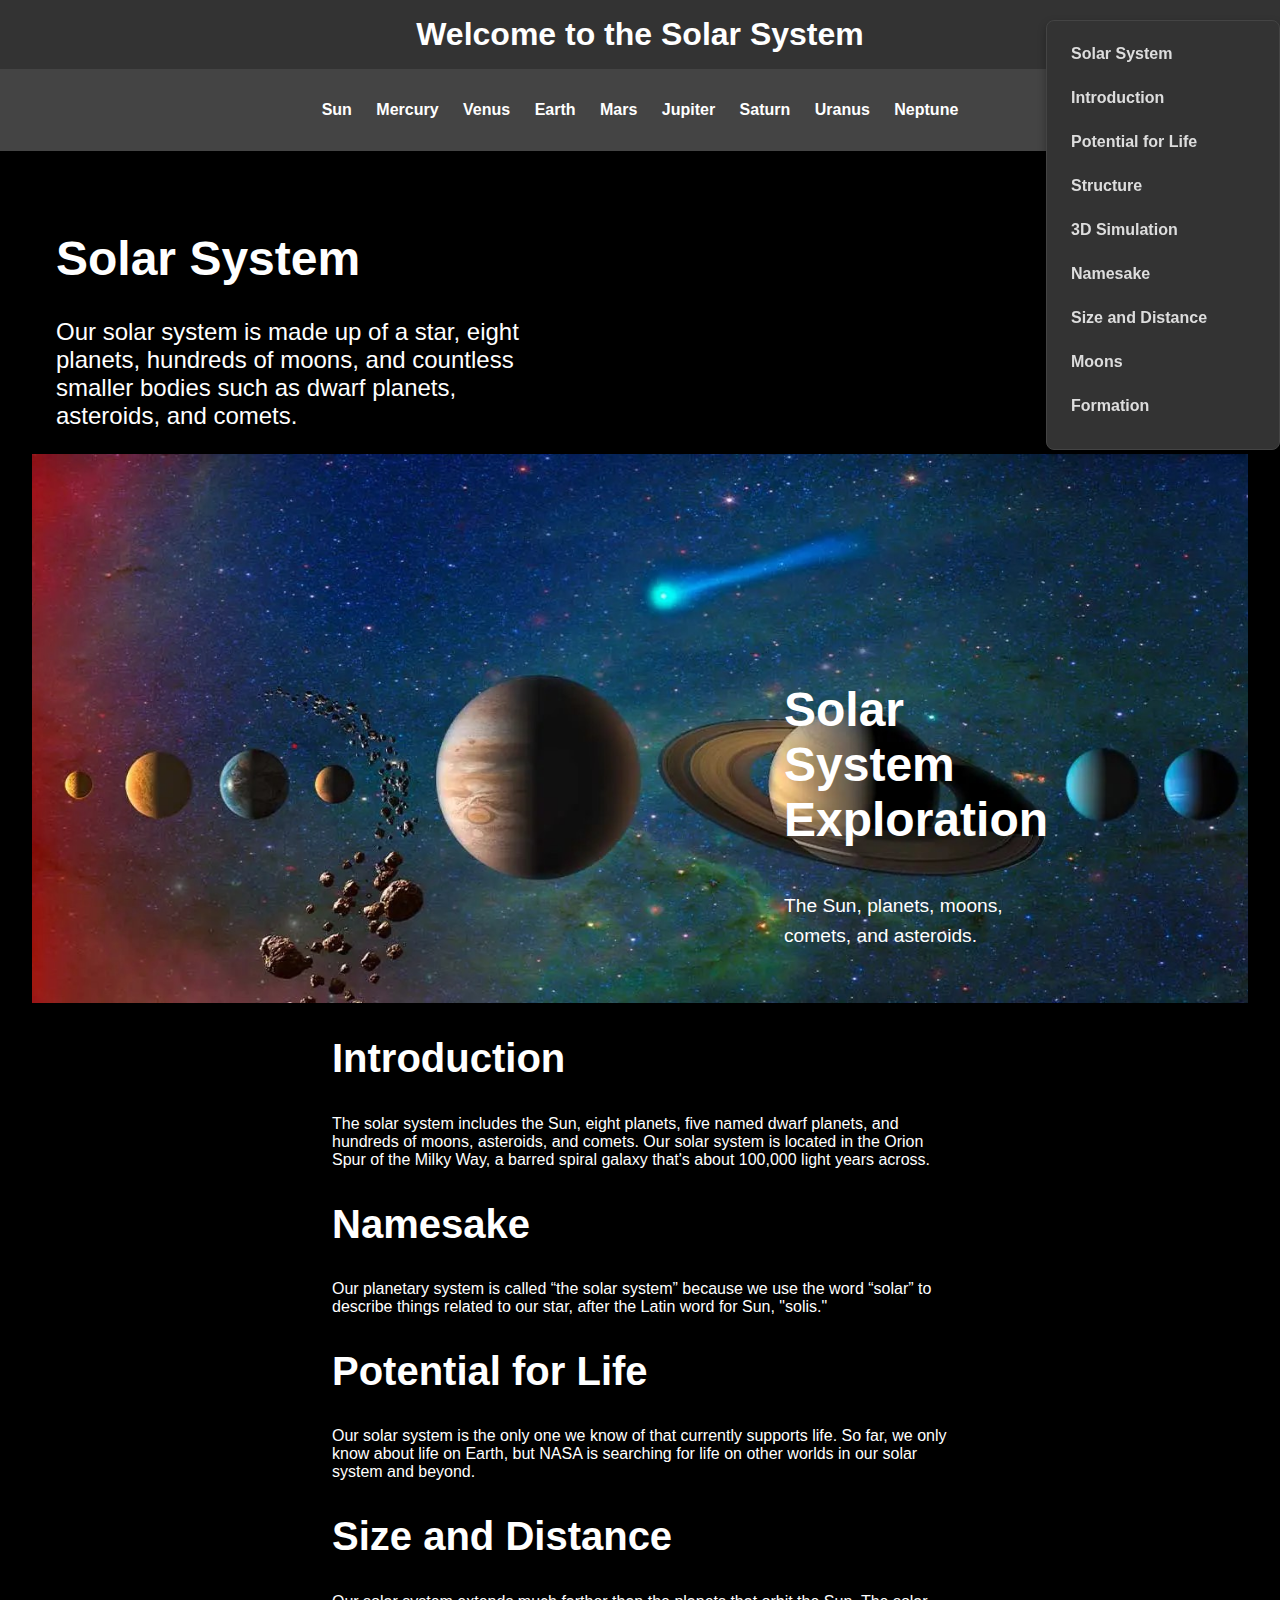
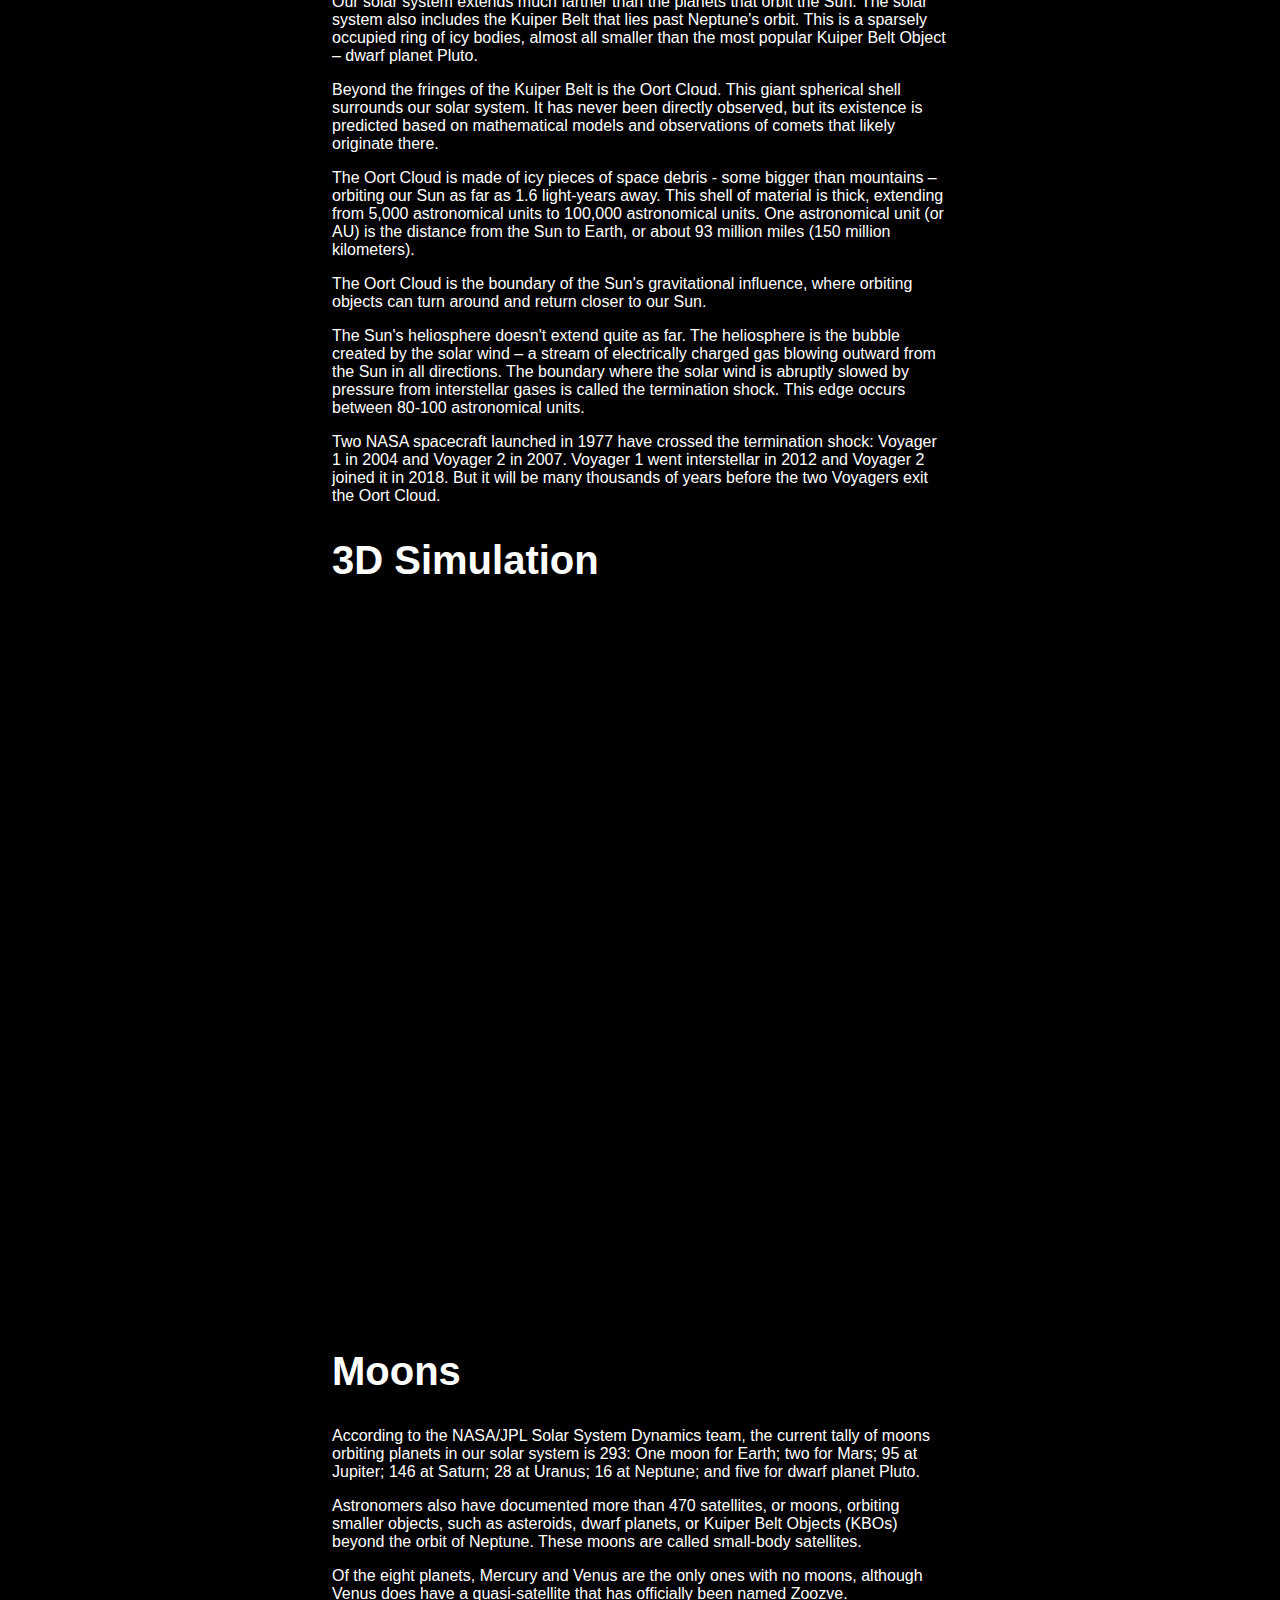
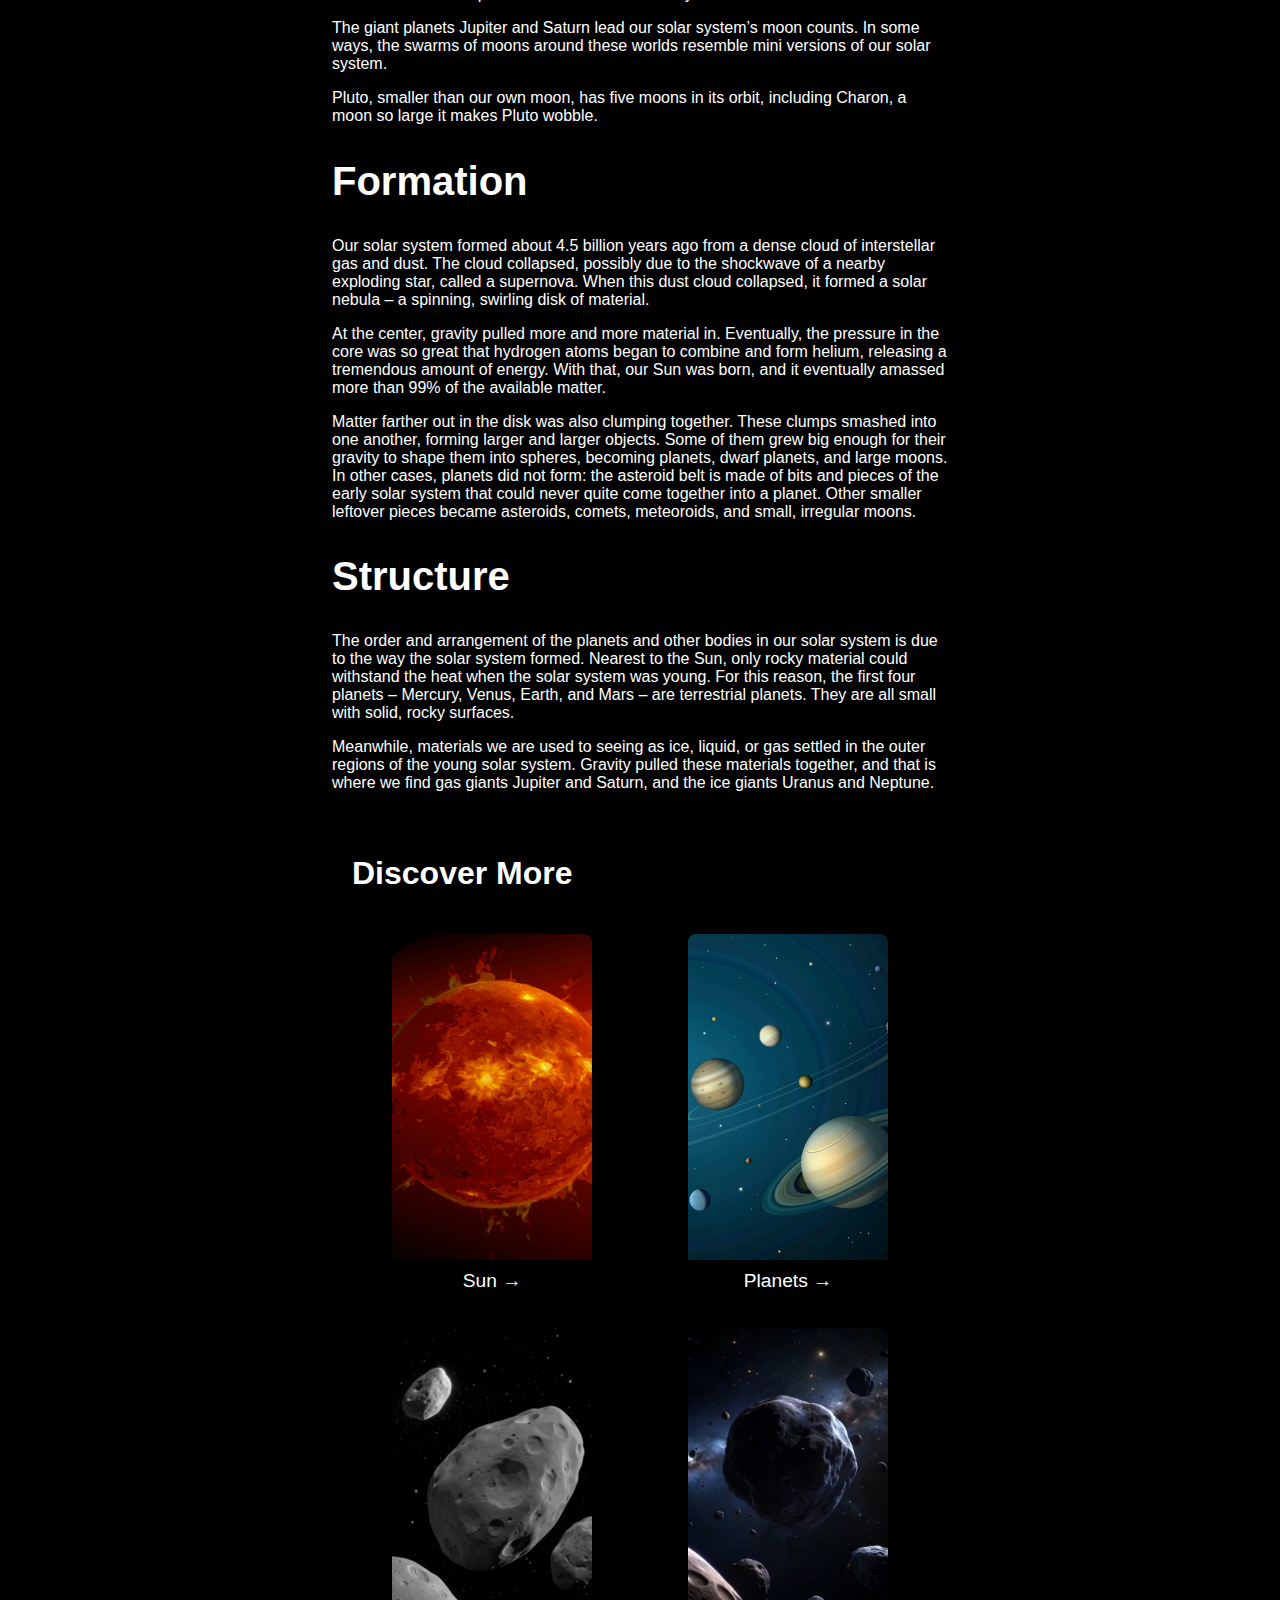
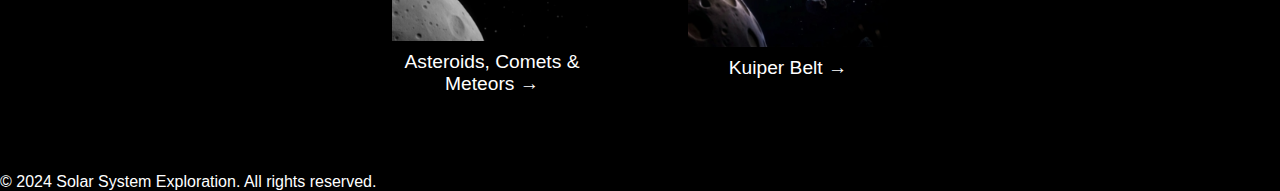
<file: index.html>
<!DOCTYPE html>
<html lang="en">
<head>
    <meta charset="UTF-8">
    <meta name="viewport" content="width=device-width, initial-scale=1.0">
    <title>Solar System</title>
    <link rel="stylesheet" href="styles/styles.css">
</head>
<body>

<header>
    <h1>Welcome to the Solar System</h1>
</header>

<nav>
    <ul>
        <li><a href="sun.html">Sun</a></li>
        <li><a href="mercury.html">Mercury</a></li>
        <li><a href="venus.html">Venus</a></li>
        <li><a href="earth.html">Earth</a></li>
        <li><a href="mars.html">Mars</a></li>
        <li><a href="jupiter.html">Jupiter</a></li>
        <li><a href="saturn.html">Saturn</a></li>
        <li><a href="uranus.html">Uranus</a></li>
        <li><a href="neptune.html">Neptune</a></li>
    </ul>
</nav>



<main>
      <div class="side-navigation">
          <ul>
              <li><a href="#facts">Solar System</a></li>
              <li><a href="#introduction">Introduction</a></li>
              <li><a href="#potential-for-life">Potential for Life</a></li>


              <li><a href="#structure">Structure</a></li>
              <li><a href="#3d-simulation">3D Simulation</a></li>
              
              <li><a href="#namesake">Namesake</a></li>
              <li><a href="#size-and-distance">Size and Distance</a></li>
              <li><a href="#moons">Moons</a></li>
              <li><a href="#formation">Formation</a></li>


          </ul>
      </div>
      <div class="text-content">
      <section class="text-section" id="facts">
          <h1>Solar System</h1>
          <p>Our solar system is made up of a star, eight planets, hundreds of moons, and countless smaller bodies such as dwarf planets, asteroids, and comets.</p>
      </section>
      </div>

    <section class="planet-background">
        <h1>Solar System Exploration</h1>
        <p>The Sun, planets, moons, comets, and asteroids.</p>
    </section>
    <div class="content">

    <section id="introduction">
        <h2>Introduction</h2>
        <p>The solar system includes the Sun, eight planets, five named dwarf planets, and hundreds of moons, asteroids, and comets. Our solar system is located in the Orion Spur of the Milky Way, a barred spiral galaxy that's about 100,000 light years across.</p>

    </section>

    <section id="namesake">
        <h2>Namesake</h2>
        <p>Our planetary system is called “the solar system” because we use the word “solar” to describe things related to our star, after the Latin word for Sun, "solis."</p>
    </section>

    <section id="potential-for-life">
        <h2>Potential for Life</h2>
        <p>Our solar system is the only one we know of that currently supports life. So far, we only know about life on Earth, but NASA is searching for life on other worlds in our solar system and beyond.</p>

    </section>

    <section id="size-and-distance">
        <h2>Size and Distance</h2>

        <p>Our solar system extends much farther than the planets that orbit the Sun. The solar system also includes the Kuiper Belt that lies past Neptune's orbit. This is a sparsely occupied ring of icy bodies, almost all smaller than the most popular Kuiper Belt Object – dwarf planet Pluto.</p>

        <p>Beyond the fringes of the Kuiper Belt is the Oort Cloud. This giant spherical shell surrounds our solar system. It has never been directly observed, but its existence is predicted based on mathematical models and observations of comets that likely originate there.</p>

        <p>The Oort Cloud is made of icy pieces of space debris - some bigger than mountains – orbiting our Sun as far as 1.6 light-years away. This shell of material is thick, extending from 5,000 astronomical units to 100,000 astronomical units. One astronomical unit (or AU) is the distance from the Sun to Earth, or about 93 million miles (150 million kilometers).</p>

        <p>The Oort Cloud is the boundary of the Sun's gravitational influence, where orbiting objects can turn around and return closer to our Sun.</p>

        <p>The Sun's heliosphere doesn't extend quite as far. The heliosphere is the bubble created by the solar wind – a stream of electrically charged gas blowing outward from the Sun in all directions. The boundary where the solar wind is abruptly slowed by pressure from interstellar gases is called the termination shock. This edge occurs between 80-100 astronomical units.</p>

        <p>Two NASA spacecraft launched in 1977 have crossed the termination shock: Voyager 1 in 2004 and Voyager 2 in 2007. Voyager 1 went interstellar in 2012 and Voyager 2 joined it in 2018. But it will be many thousands of years before the two Voyagers exit the Oort Cloud.</p>

    </section>

    <section id="3d-simulation">
        <h2>3D Simulation</h2>
        <div class="simulation-container">
          <iframe src="https://eyes.nasa.gov/apps/solar-system/#/home?featured=false&logo=false" allowfullscreen ></iframe>
        </div>
    </section>



    <section id="moons">
        <h2>Moons</h2>
        <p>According to the NASA/JPL Solar System Dynamics team, the current tally of moons orbiting planets in our solar system is 293: One moon for Earth; two for Mars; 95 at Jupiter; 146 at Saturn; 28 at Uranus; 16 at Neptune; and five for dwarf planet Pluto.</p>

        <p>Astronomers also have documented more than 470 satellites, or moons, orbiting smaller objects, such as asteroids, dwarf planets, or Kuiper Belt Objects (KBOs) beyond the orbit of Neptune. These moons are called small-body satellites.</p>

        <p>Of the eight planets, Mercury and Venus are the only ones with no moons, although Venus does have a quasi-satellite that has officially been named Zoozve.</p>

        <p>The giant planets Jupiter and Saturn lead our solar system’s moon counts. In some ways, the swarms of moons around these worlds resemble mini versions of our solar system.</p>

        <p>Pluto, smaller than our own moon, has five moons in its orbit, including Charon, a moon so large it makes Pluto wobble.</p>
    </section>


    <section id="formation">
        <h2>Formation</h2>
        <p>Our solar system formed about 4.5 billion years ago from a dense cloud of interstellar gas and dust. The cloud collapsed, possibly due to the shockwave of a nearby exploding star, called a supernova. When this dust cloud collapsed, it formed a solar nebula – a spinning, swirling disk of material.</p>

        <p>At the center, gravity pulled more and more material in. Eventually, the pressure in the core was so great that hydrogen atoms began to combine and form helium, releasing a tremendous amount of energy. With that, our Sun was born, and it eventually amassed more than 99% of the available matter.</p>

          <p>Matter farther out in the disk was also clumping together. These clumps smashed into one another, forming larger and larger objects. Some of them grew big enough for their gravity to shape them into spheres, becoming planets, dwarf planets, and large moons. In other cases, planets did not form: the asteroid belt is made of bits and pieces of the early solar system that could never quite come together into a planet. Other smaller leftover pieces became asteroids, comets, meteoroids, and small, irregular moons.</p>
    </section>

    <section id="structure">
        <h2>Structure</h2>
        <p>The order and arrangement of the planets and other bodies in our solar system is due to the way the solar system formed. Nearest to the Sun, only rocky material could withstand the heat when the solar system was young. For this reason, the first four planets – Mercury, Venus, Earth, and Mars – are terrestrial planets. They are all small with solid, rocky surfaces.</p>

          <p>Meanwhile, materials we are used to seeing as ice, liquid, or gas settled in the outer regions of the young solar system. Gravity pulled these materials together, and that is where we find gas giants Jupiter and Saturn, and the ice giants Uranus and Neptune.</p>
    </section>



        <div class="more-topics">
            <h2>Discover More</h2>
            <div class="topics-grid">
                <a href="sun.html" class="topic-card">
                    <img src="images/sun.jpg" alt="Sun">
                    <p>Sun &rarr;</p>
                </a>
                <a href="planets.html" class="topic-card">
                    <img src="images/planets.jpg" alt="Planets">
                    <p>Planets &rarr;</p>
                </a>
                <a href="asteroids.html" class="topic-card">
                    <img src="images/asteroids.jpg" alt="Asteroids, Comets & Meteors">
                    <p>Asteroids, Comets & Meteors &rarr;</p>
                </a>
                <a href="kuiper-belt.html" class="topic-card">
                    <img src="images/kuiper-belt.jpg" alt="Kuiper Belt">
                    <p>Kuiper Belt &rarr;</p>
                </a>
            </div>
        </div>
</main>

<footer>
    <p>&copy; 2024 Solar System Exploration. All rights reserved.</p>
</footer>

</body>
</html>
</file>
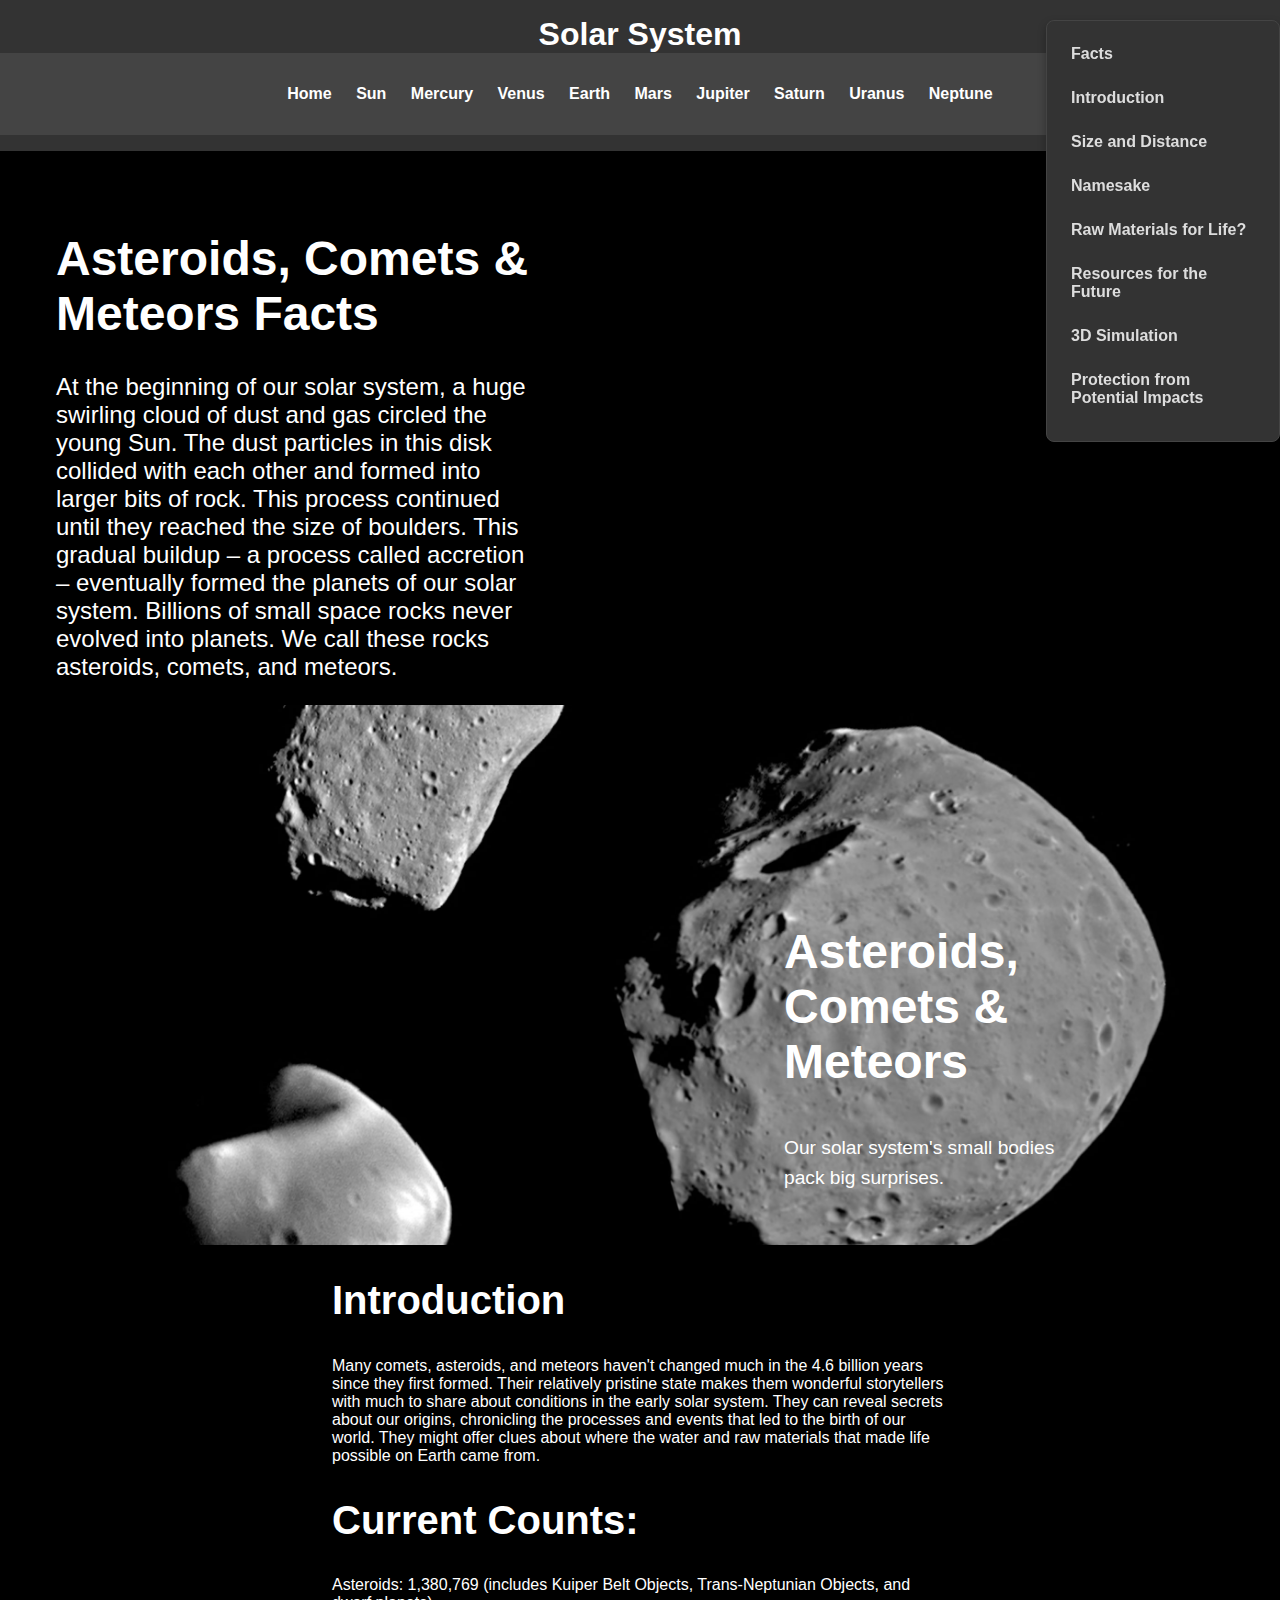
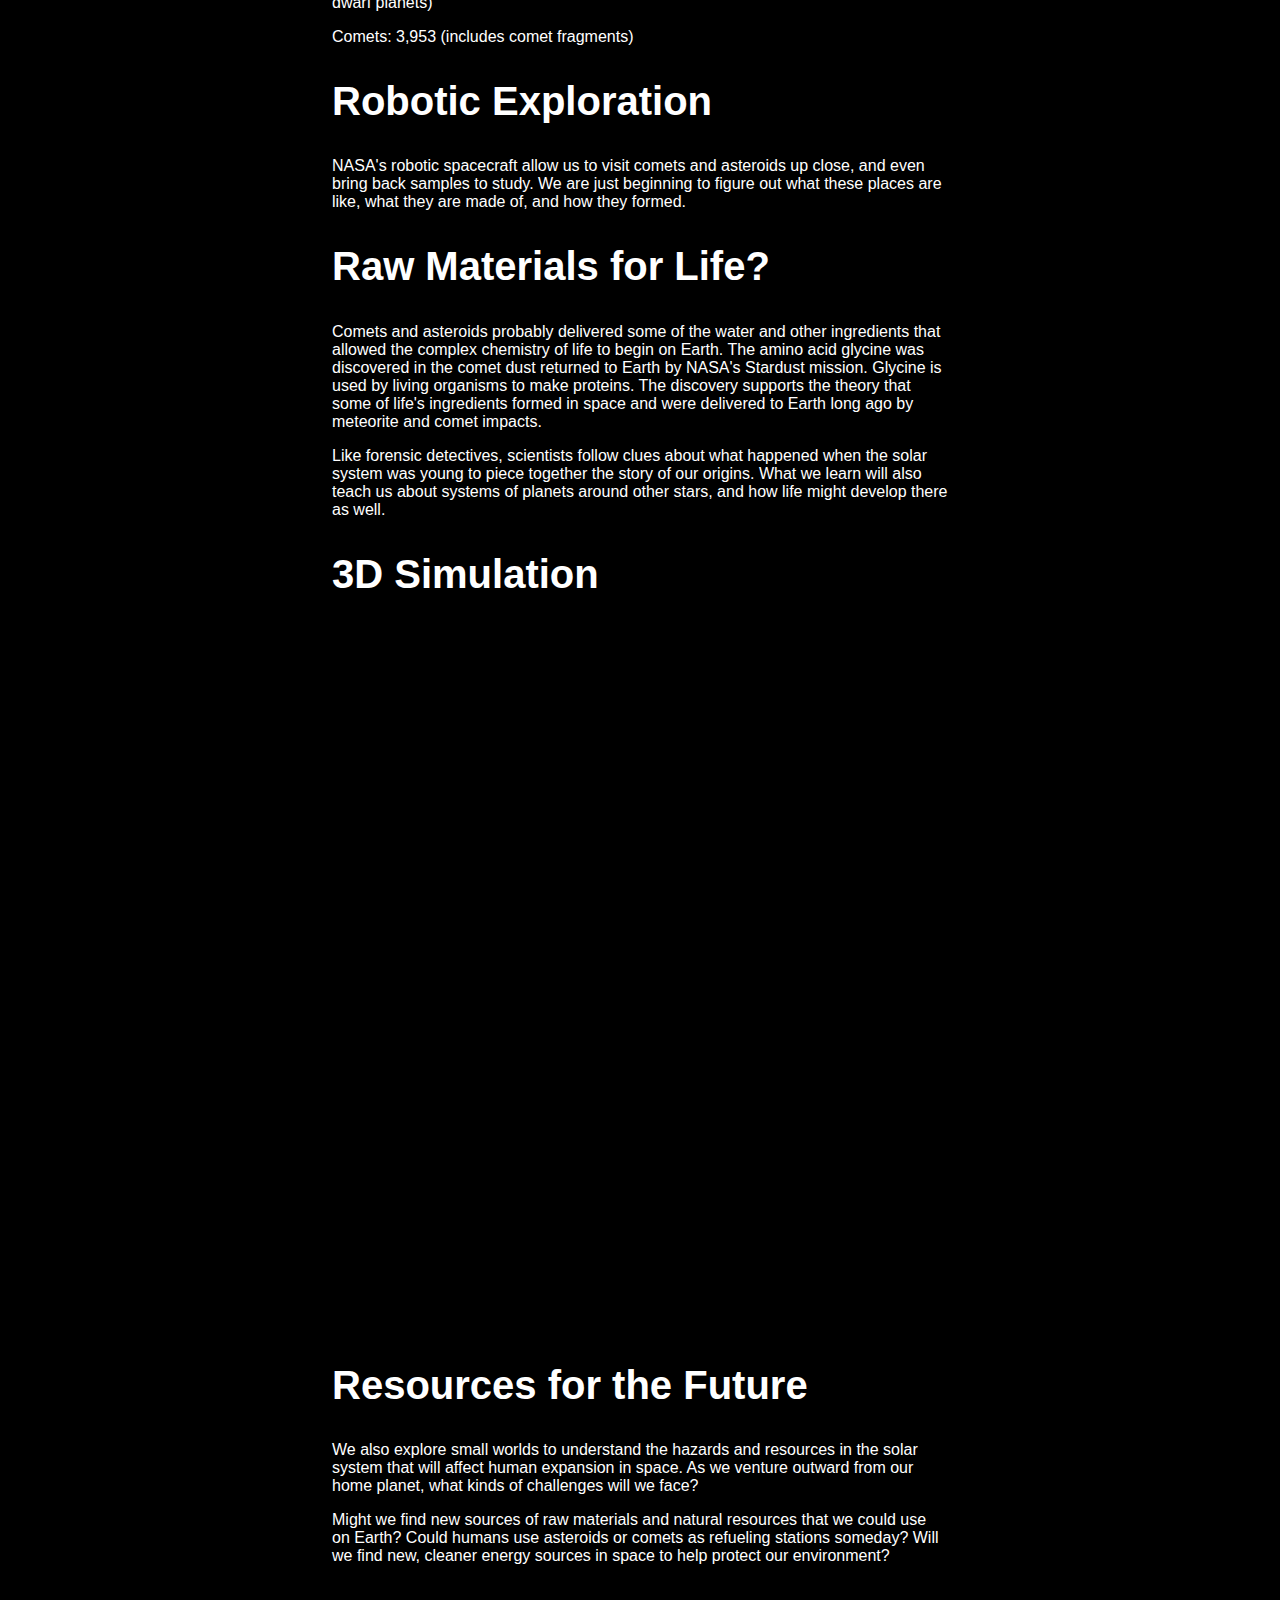
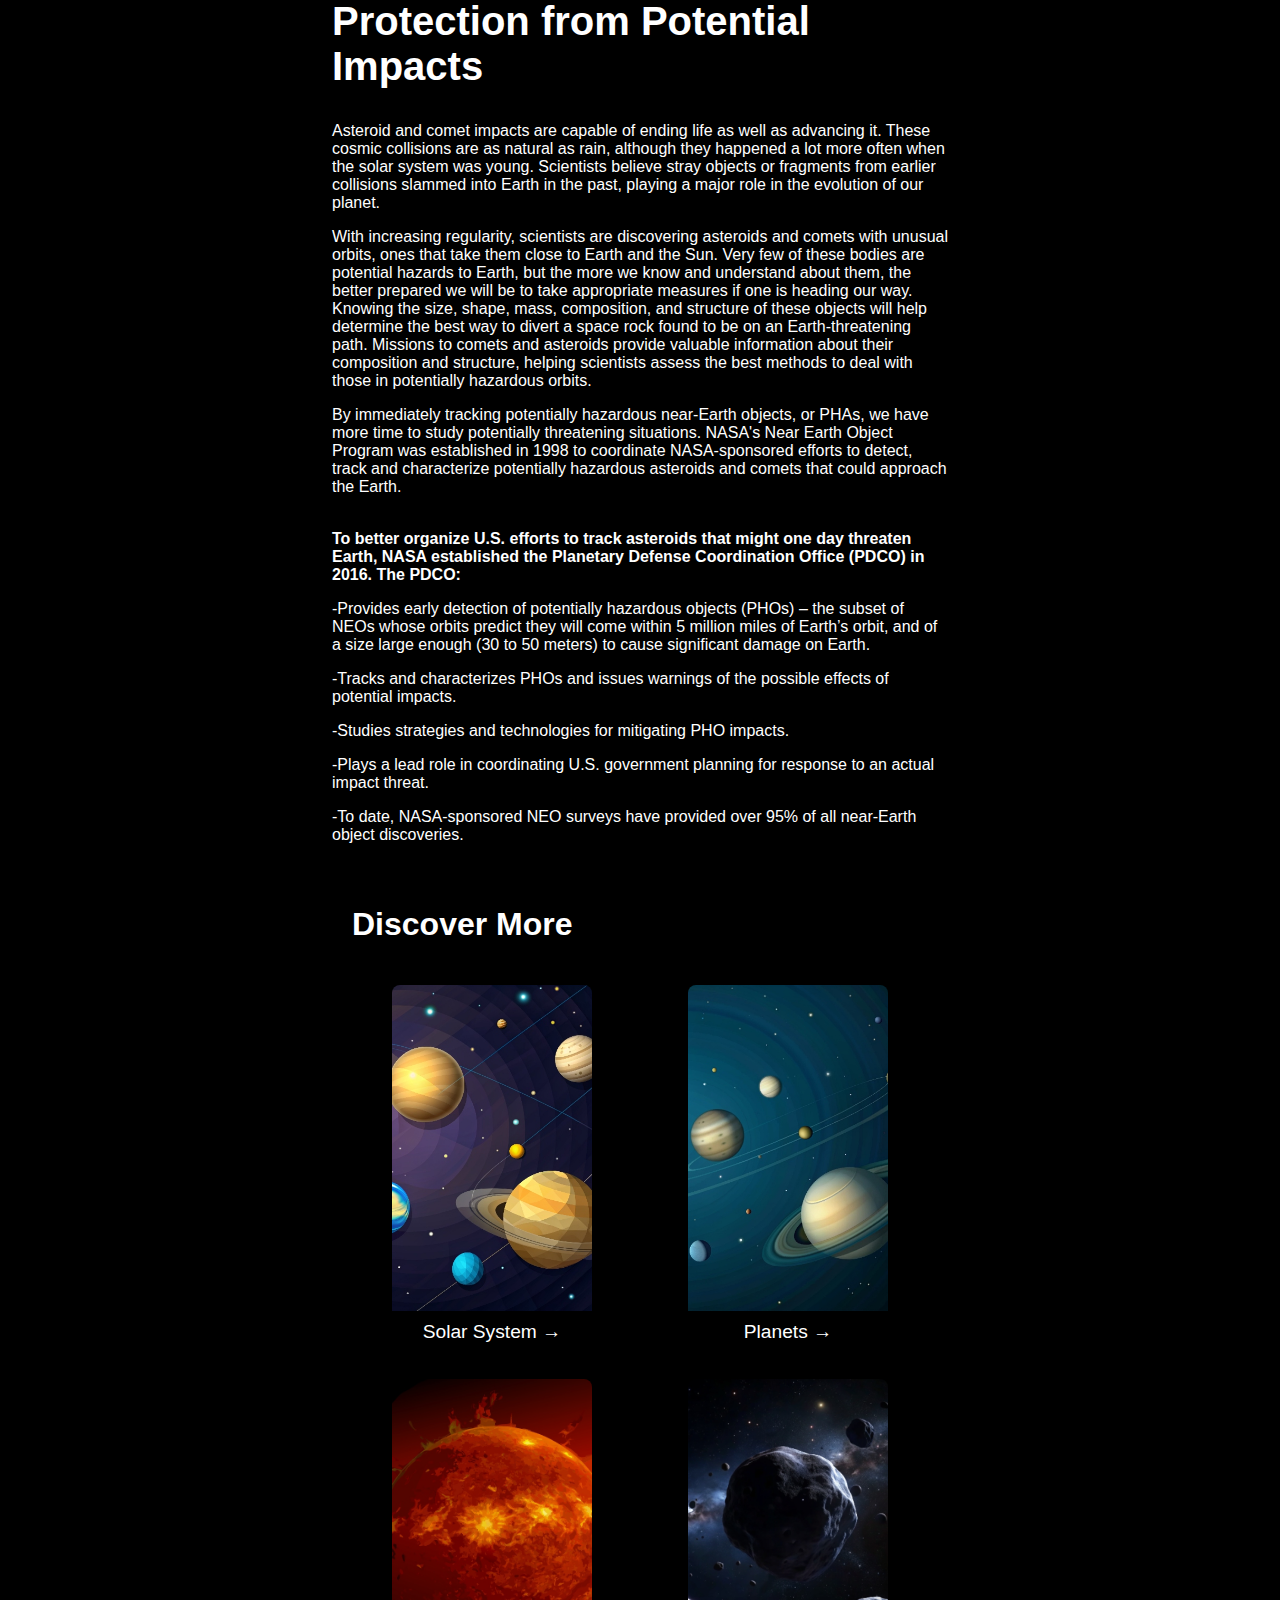
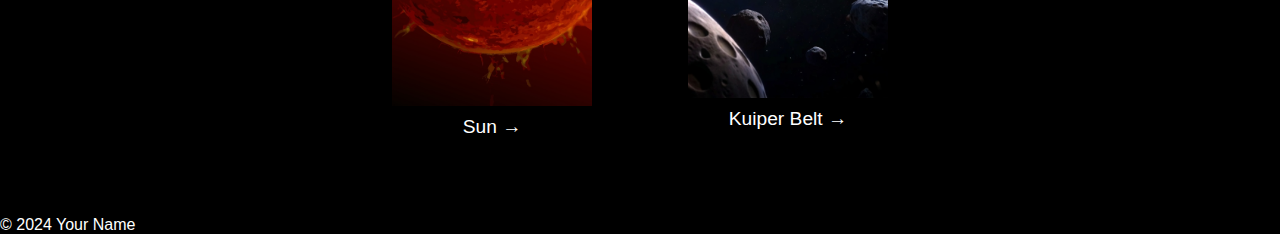
<file: asteroids.html>
<!DOCTYPE html>
<html lang="en">
<head>
    <meta charset="UTF-8">
    <meta name="viewport" content="width=device-width, initial-scale=1.0">
    <title>Asteroids, Comets & Meteors Facts - Solar System</title>
    <link rel="stylesheet" href="styles/asteroids.css">
</head>
<body>
    <header>
        <h1>Solar System</h1>
        <nav>
            <ul>
                <li><a href="index.html">Home</a></li>
                <li><a href="sun.html">Sun</a></li>
                <li><a href="mercury.html">Mercury</a></li>
                <li><a href="venus.html">Venus</a></li>
                <li><a href="earth.html">Earth</a></li>
                <li><a href="mars.html">Mars</a></li>
                <li><a href="jupiter.html">Jupiter</a></li>
                <li><a href="saturn.html">Saturn</a></li>
                <li><a href="uranus.html">Uranus</a></li>
                <li><a href="neptune.html">Neptune</a></li>
                <!-- Добавьте ссылки на другие планеты здесь -->
            </ul>
        </nav>
    </header>
    <main>
          <div class="side-navigation">
              <ul>
                  <li><a href="#facts">Facts</a></li>
                  <li><a href="#introduction">Introduction</a></li>
                  <li><a href="#Current Counts:">Size and Distance</a></li>
                  <li><a href="#Robotic Exploration">Namesake</a></li>
                  <li><a href="#Raw Materials for Life">Raw Materials for Life?</a></li>
                  <li><a href="#Resources for the Future">Resources for the Future</a></li>


                  <li><a href="#3d-simulation">3D Simulation</a></li>



                  <li><a href="#Protection from Potential Impacts">Protection from Potential Impacts</a></li>


              </ul>
          </div>
          <div class="text-content">
          <section class="text-section" id="facts">
              <h1>Asteroids, Comets & Meteors Facts</h1>
              <p>At the beginning of our solar system, a huge swirling cloud of dust and gas circled the young Sun. The dust particles in this disk collided with each other and formed into larger bits of rock. This process continued until they reached the size of boulders. This gradual buildup – a process called accretion – eventually formed the planets of our solar system. Billions of small space rocks never evolved into planets. We call these rocks asteroids, comets, and meteors.</p>
          </section>
          </div>

        <section class="planet-background">
            <h1>Asteroids, Comets & Meteors</h1>
            <p>Our solar system's small bodies pack big surprises.</p>
        </section>
        <div class="content">

        <section id="introduction">
            <h2>Introduction</h2>
            <p>Many comets, asteroids, and meteors haven't changed much in the 4.6 billion years since they first formed. Their relatively pristine state makes them wonderful storytellers with much to share about conditions in the early solar system. They can reveal secrets about our origins, chronicling the processes and events that led to the birth of our world. They might offer clues about where the water and raw materials that made life possible on Earth came from.</p>

            <section id="Current Counts:">
                <h2>Current Counts:</h2>
                <p>Asteroids: 1,380,769 (includes Kuiper Belt Objects, Trans-Neptunian Objects, and dwarf planets)</p>
                <p>Comets: 3,953 (includes comet fragments)</p>

            </section>

        <section id="Robotic Exploration">
            <h2>Robotic Exploration</h2>
            <p>NASA's robotic spacecraft allow us to visit comets and asteroids up close, and even bring back samples to study. We are just beginning to figure out what these places are like, what they are made of, and how they formed.</p>
        </section>

        <section id="Raw Materials for Life">
            <h2>Raw Materials for Life?</h2>
            <p>Comets and asteroids probably delivered some of the water and other ingredients that allowed the complex chemistry of life to begin on Earth. The amino acid glycine was discovered in the comet dust returned to Earth by NASA's Stardust mission. Glycine is used by living organisms to make proteins. The discovery supports the theory that some of life's ingredients formed in space and were delivered to Earth long ago by meteorite and comet impacts.</p>

            <p>Like forensic detectives, scientists follow clues about what happened when the solar system was young to piece together the story of our origins. What we learn will also teach us about systems of planets around other stars, and how life might develop there as well.</p>
        </section>



        <section id="3d-simulation">
            <h2>3D Simulation</h2>
            <div class="simulation-container">
              <iframe src="https://eyes.nasa.gov/apps/asteroids" title="Explore in 3D—Eyes on the Solar System" class="smd-iframe-iframe margin-left-auto margin-right-auto border-0" allow="fullscreen" data-gtm-yt-inspected-14="true">Unable to render the provided source</iframe>
            </div>
        </section>

        <section id="Resources for the Future">
            <h2>Resources for the Future</h2>
            <p>We also explore small worlds to understand the hazards and resources in the solar system that will affect human expansion in space. As we venture outward from our home planet, what kinds of challenges will we face?</p>

            <p>Might we find new sources of raw materials and natural resources that we could use on Earth? Could humans use asteroids or comets as refueling stations someday? Will we find new, cleaner energy sources in space to help protect our environment?</p>

        </section>

        <section id="Protection from Potential Impacts">
            <h2>Protection from Potential Impacts</h2>
            <p>Asteroid and comet impacts are capable of ending life as well as advancing it. These cosmic collisions are as natural as rain, although they happened a lot more often when the solar system was young. Scientists believe stray objects or fragments from earlier collisions slammed into Earth in the past, playing a major role in the evolution of our planet.</p>
              <p>With increasing regularity, scientists are discovering asteroids and comets with unusual orbits, ones that take them close to Earth and the Sun. Very few of these bodies are potential hazards to Earth, but the more we know and understand about them, the better prepared we will be to take appropriate measures if one is heading our way. Knowing the size, shape, mass, composition, and structure of these objects will help determine the best way to divert a space rock found to be on an Earth-threatening path. Missions to comets and asteroids provide valuable information about their composition and structure, helping scientists assess the best methods to deal with those in potentially hazardous orbits.</p>

              <p>By immediately tracking potentially hazardous near-Earth objects, or PHAs, we have more time to study potentially threatening situations. NASA's Near Earth Object Program was established in 1998 to coordinate NASA-sponsored efforts to detect, track and characterize potentially hazardous asteroids and comets that could approach the Earth.</p>

              <b><br>To better organize U.S. efforts to track asteroids that might one day threaten Earth, NASA established the Planetary Defense Coordination Office (PDCO) in 2016. The PDCO:</br></b>

                <p>-Provides early detection of potentially hazardous objects (PHOs) – the subset of NEOs whose orbits predict they will come within 5 million miles of Earth’s orbit, and of a size large enough (30 to 50 meters) to cause significant damage on Earth.</p>
                <p>-Tracks and characterizes PHOs and issues warnings of the possible effects of potential impacts.</p>
                <p>-Studies strategies and technologies for mitigating PHO impacts.</p>
                <p>-Plays a lead role in coordinating U.S. government planning for response to an actual impact threat.</p>
                <p>-To date, NASA-sponsored NEO surveys have provided over 95% of all near-Earth object discoveries.</p>
        </section>



            <div class="more-topics">
                <h2>Discover More</h2>
                <div class="topics-grid">
                    <a href="index.html" class="topic-card">
                        <img src="images/solarsystem1.jpg" alt="Solar System">
                        <p>Solar System &rarr;</p>
                    </a>
                    <a href="planets.html" class="topic-card">
                        <img src="images/planets.jpg" alt="Planets">
                        <p>Planets &rarr;</p>
                    </a>
                    <a href="sun.html" class="topic-card">
                      <img src="images/sun.jpg" alt="Sun">
                      <p>Sun &rarr;</p>
                    </a>
                    <a href="kuiper-belt.html" class="topic-card">
                        <img src="images/kuiper-belt.jpg" alt="Kuiper Belt">
                        <p>Kuiper Belt &rarr;</p>
                    </a>
                </div>
            </div>
    </main>

    <footer>
        <p>&copy; 2024 Your Name</p>
    </footer>
</body>
</html>
</file>
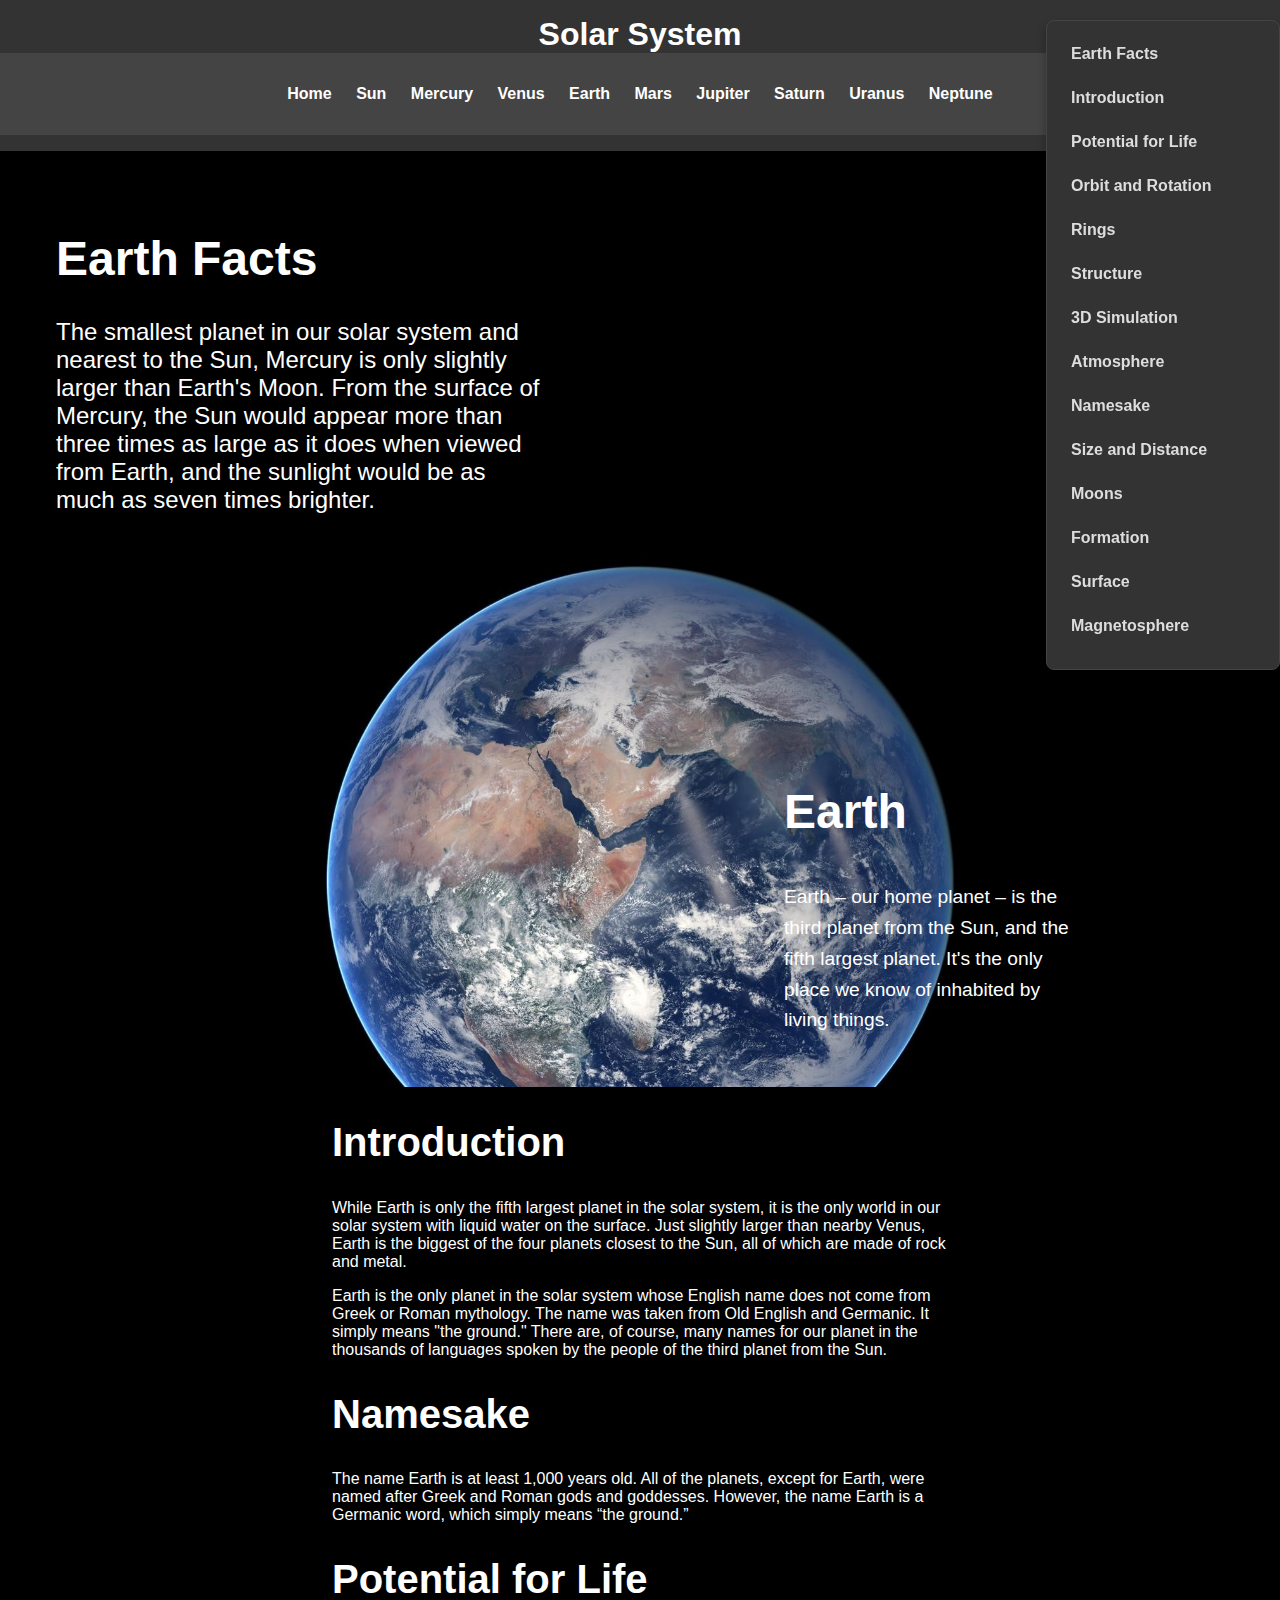
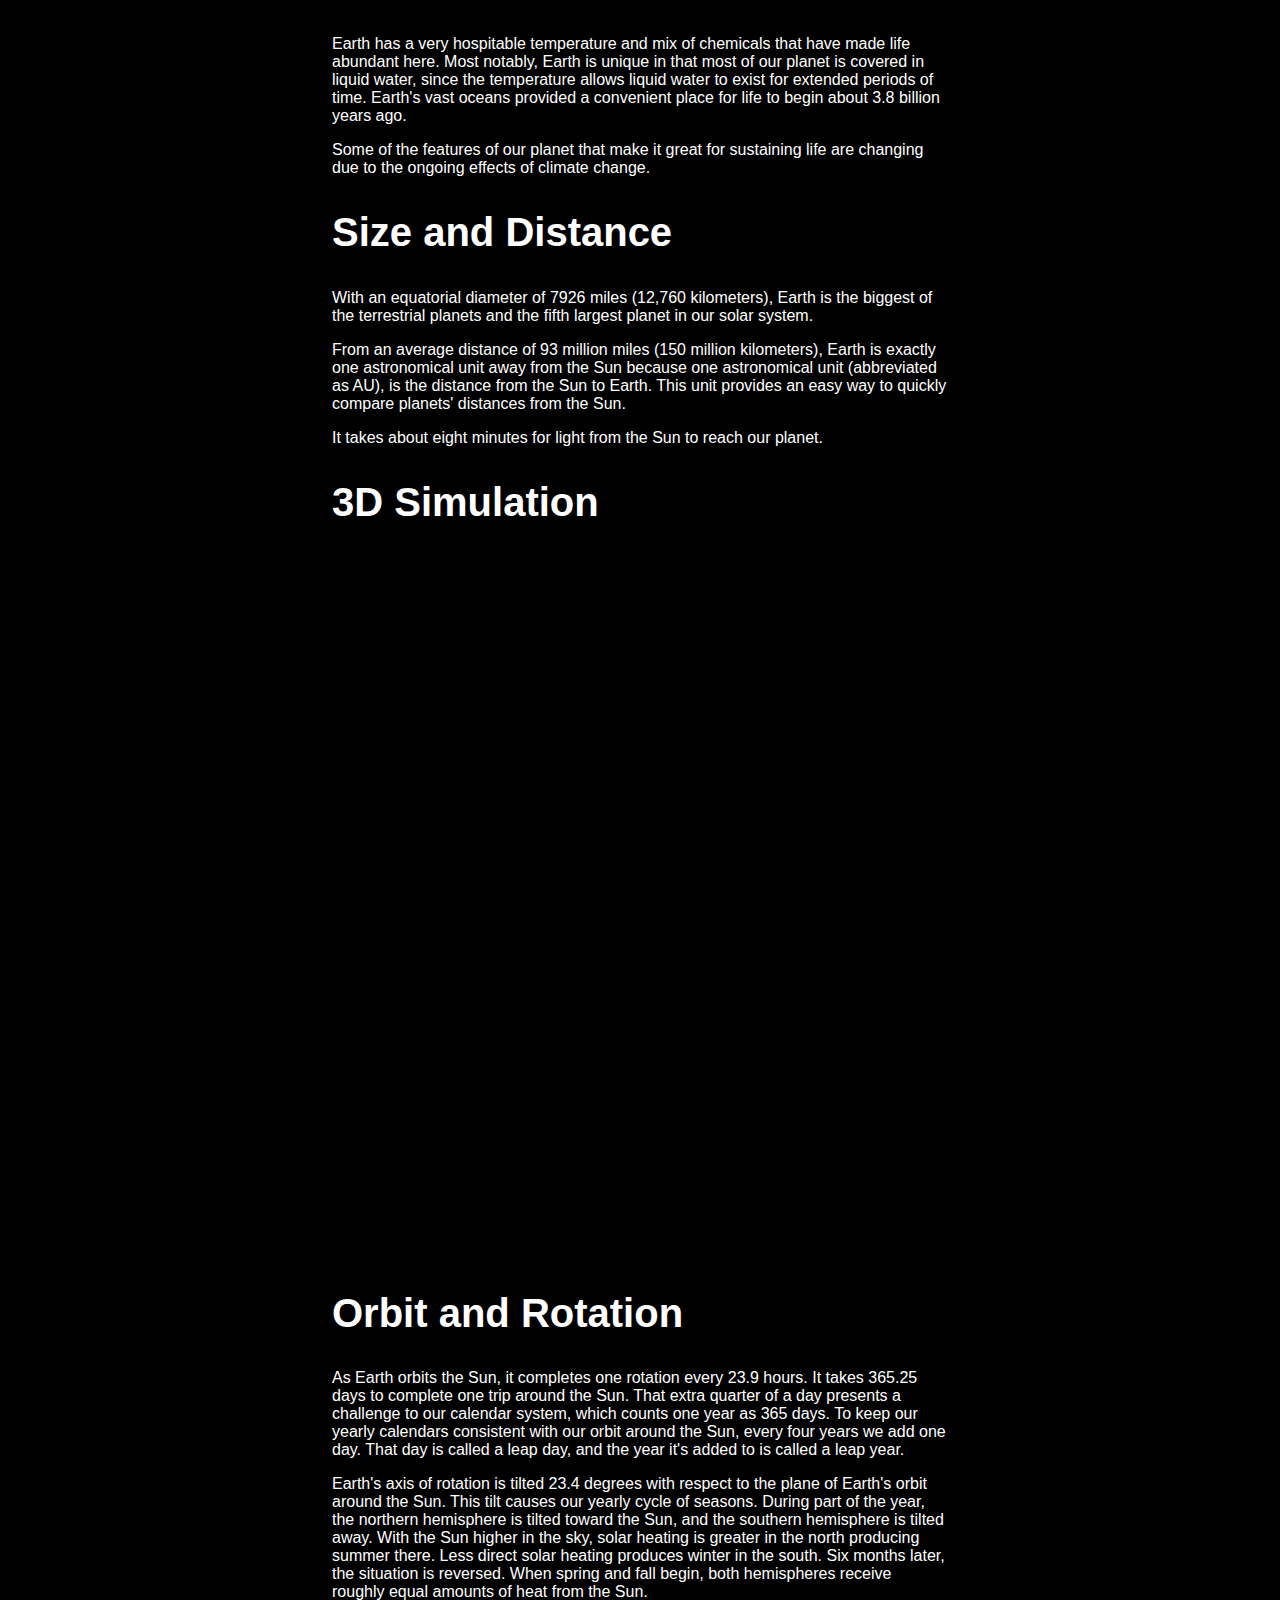
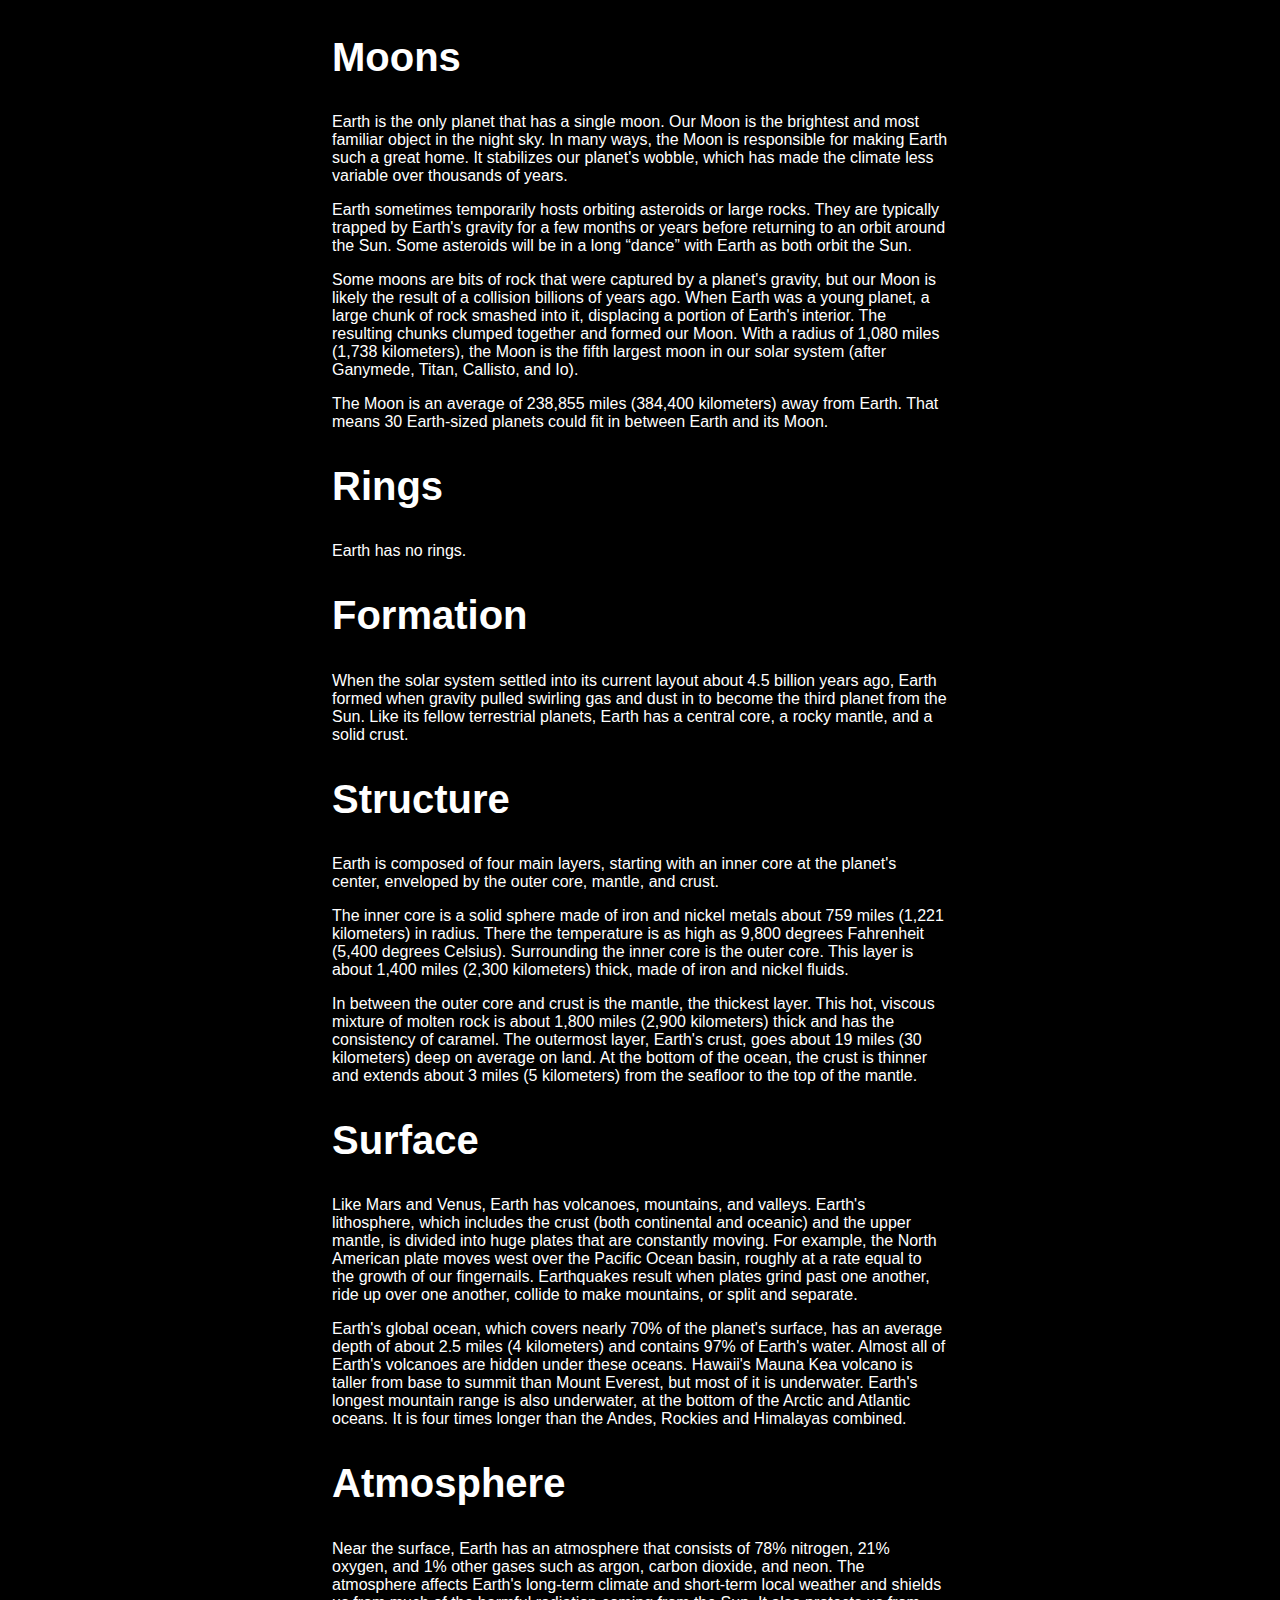
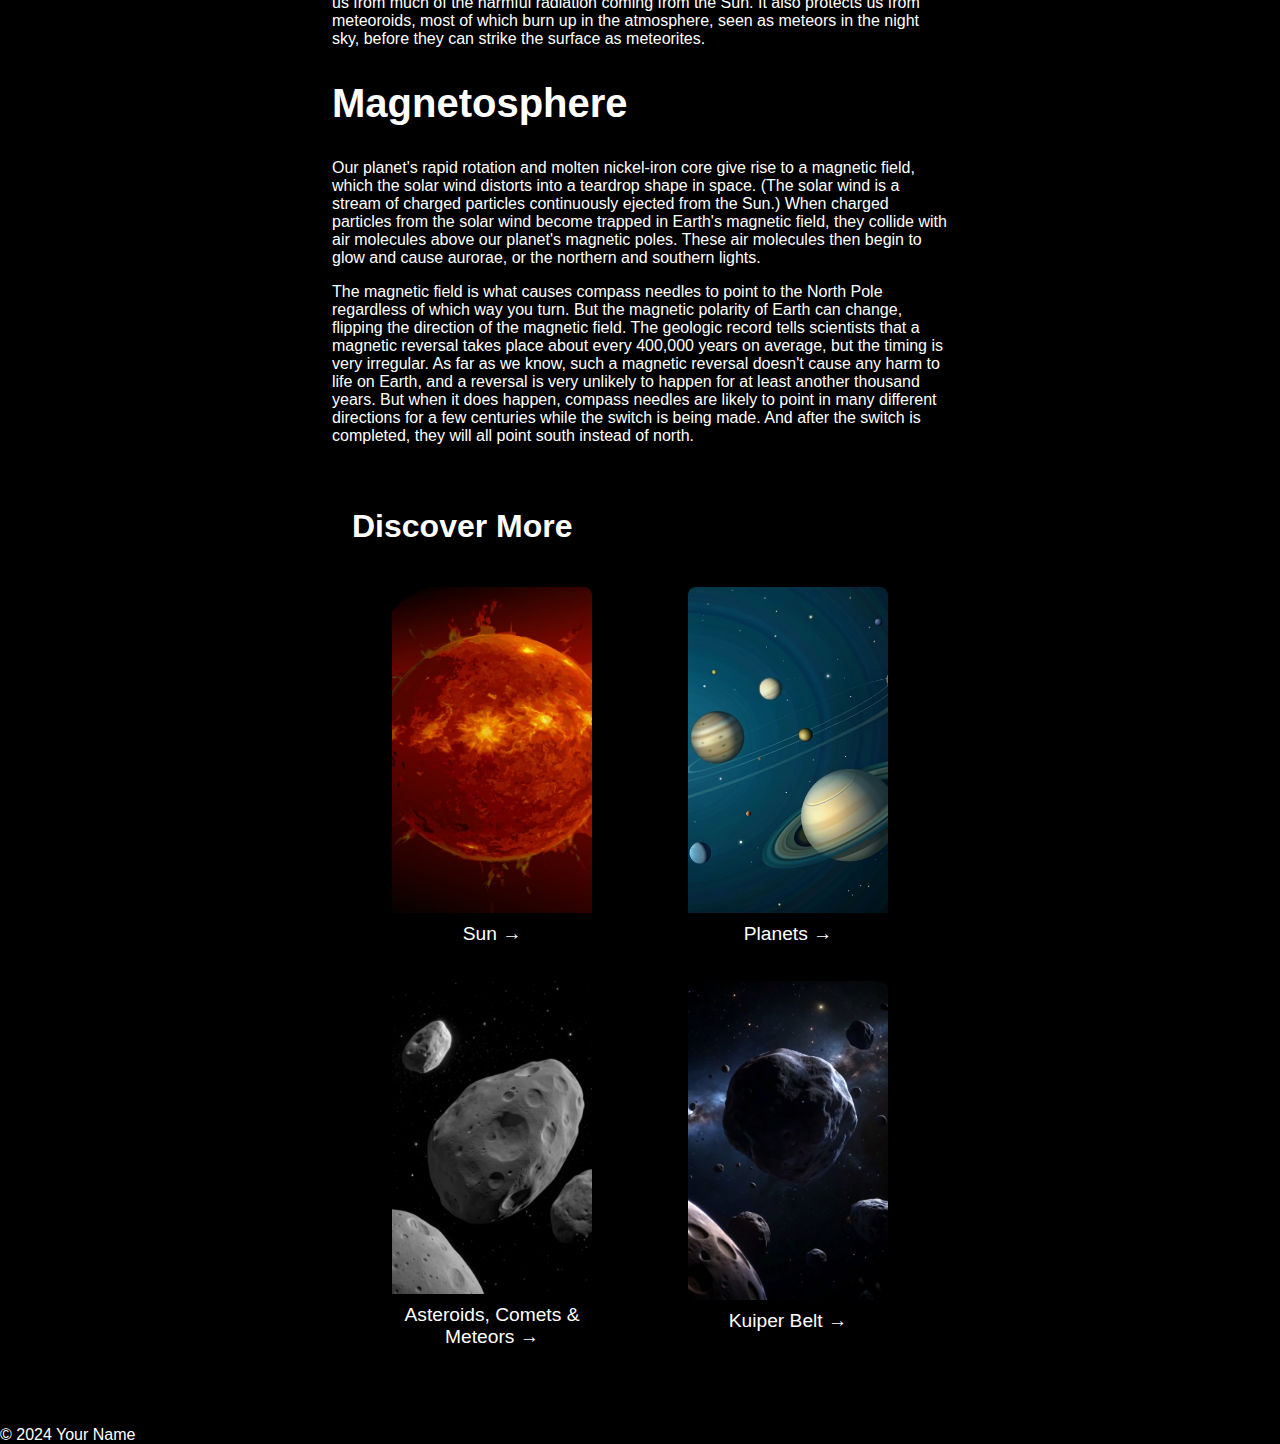
<file: earth.html>
<!DOCTYPE html>
<html lang="en">
<head>
    <meta charset="UTF-8">
    <meta name="viewport" content="width=device-width, initial-scale=1.0">
    <title>Earth - Solar System</title>
    <link rel="stylesheet" href="styles/earth.css">
</head>
<body>
    <header>
        <h1>Solar System</h1>
        <nav>
            <ul>
                <li><a href="index.html">Home</a></li>
                <li><a href="sun.html">Sun</a></li>
                <li><a href="mercury.html">Mercury</a></li>
                <li><a href="venus.html">Venus</a></li>
                <li><a href="earth.html">Earth</a></li>
                <li><a href="mars.html">Mars</a></li>
                <li><a href="jupiter.html">Jupiter</a></li>
                <li><a href="saturn.html">Saturn</a></li>
                <li><a href="uranus.html">Uranus</a></li>
                <li><a href="neptune.html">Neptune</a></li>
                <!-- Добавьте ссылки на другие планеты здесь -->
            </ul>
        </nav>
    </header>
    <main>
          <div class="side-navigation">
              <ul>
                  <li><a href="#facts">Earth Facts</a></li>
                  <li><a href="#introduction">Introduction</a></li>
                  <li><a href="#potential-for-life">Potential for Life</a></li>
                  <li><a href="#orbit-and-rotation">Orbit and Rotation</a></li>
                  <li><a href="#rings">Rings</a></li>
                  <li><a href="#structure">Structure</a></li>
                  <li><a href="#3d-simulation">3D Simulation</a></li>
                  <li><a href="#atmosphere">Atmosphere</a></li>
                  <li><a href="#namesake">Namesake</a></li>
                  <li><a href="#size-and-distance">Size and Distance</a></li>
                  <li><a href="#moons">Moons</a></li>
                  <li><a href="#formation">Formation</a></li>
                  <li><a href="#surface">Surface</a></li>
                  <li><a href="#magnetosphere">Magnetosphere</a></li>
              </ul>
          </div>
          <div class="text-content">
          <section class="text-section" id="facts">
              <h1>Earth Facts</h1>
              <p>The smallest planet in our solar system and nearest to the Sun, Mercury is only slightly larger than Earth's Moon. From the surface of Mercury, the Sun would appear more than three times as large as it does when viewed from Earth, and the sunlight would be as much as seven times brighter.</p>
          </section>
          </div>

        <section class="planet-background">
            <h1>Earth</h1>
            <p>Earth – our home planet – is the third planet from the Sun, and the fifth largest planet. It's the only place we know of inhabited by living things.</p>
        </section>
        <div class="content">

        <section id="introduction">
            <h2>Introduction</h2>
            <p>While Earth is only the fifth largest planet in the solar system, it is the only world in our solar system with liquid water on the surface. Just slightly larger than nearby Venus, Earth is the biggest of the four planets closest to the Sun, all of which are made of rock and metal.</p>

            <p>Earth is the only planet in the solar system whose English name does not come from Greek or Roman mythology. The name was taken from Old English and Germanic. It simply means "the ground." There are, of course, many names for our planet in the thousands of languages spoken by the people of the third planet from the Sun.</p>
        </section>

        <section id="namesake">
            <h2>Namesake</h2>
            <p>The name Earth is at least 1,000 years old. All of the planets, except for Earth, were named after Greek and Roman gods and goddesses. However, the name Earth is a Germanic word, which simply means “the ground.”</p>
        </section>

        <section id="potential-for-life">
            <h2>Potential for Life</h2>
            <p>Earth has a very hospitable temperature and mix of chemicals that have made life abundant here. Most notably, Earth is unique in that most of our planet is covered in liquid water, since the temperature allows liquid water to exist for extended periods of time. Earth's vast oceans provided a convenient place for life to begin about 3.8 billion years ago.</p>

            <p>Some of the features of our planet that make it great for sustaining life are changing due to the ongoing effects of climate change.</p>
        </section>

        <section id="size-and-distance">
            <h2>Size and Distance</h2>
            <p>With an equatorial diameter of 7926 miles (12,760 kilometers), Earth is the biggest of the terrestrial planets and the fifth largest planet in our solar system.</p>

            <p>From an average distance of 93 million miles (150 million kilometers), Earth is exactly one astronomical unit away from the Sun because one astronomical unit (abbreviated as AU), is the distance from the Sun to Earth. This unit provides an easy way to quickly compare planets' distances from the Sun.</p>

            <p>It takes about eight minutes for light from the Sun to reach our planet.</p>
        </section>

        <section id="3d-simulation">
            <h2>3D Simulation</h2>
            <div class="simulation-container">
              <iframe src="https://eyes.nasa.gov/apps/solar-system/#/earth?detailPanel=false" allowfullscreen ></iframe>
            </div>
        </section>

        <section id="orbit-and-rotation">
            <h2>Orbit and Rotation</h2>
            <p>As Earth orbits the Sun, it completes one rotation every 23.9 hours. It takes 365.25 days to complete one trip around the Sun. That extra quarter of a day presents a challenge to our calendar system, which counts one year as 365 days. To keep our yearly calendars consistent with our orbit around the Sun, every four years we add one day. That day is called a leap day, and the year it's added to is called a leap year.</p>

            <p>Earth's axis of rotation is tilted 23.4 degrees with respect to the plane of Earth's orbit around the Sun. This tilt causes our yearly cycle of seasons. During part of the year, the northern hemisphere is tilted toward the Sun, and the southern hemisphere is tilted away. With the Sun higher in the sky, solar heating is greater in the north producing summer there. Less direct solar heating produces winter in the south. Six months later, the situation is reversed. When spring and fall begin, both hemispheres receive roughly equal amounts of heat from the Sun.</p>
        </section>

        <section id="moons">
            <h2>Moons</h2>
            <p>Earth is the only planet that has a single moon. Our Moon is the brightest and most familiar object in the night sky. In many ways, the Moon is responsible for making Earth such a great home. It stabilizes our planet's wobble, which has made the climate less variable over thousands of years.</p>

              <p>Earth sometimes temporarily hosts orbiting asteroids or large rocks. They are typically trapped by Earth's gravity for a few months or years before returning to an orbit around the Sun. Some asteroids will be in a long “dance” with Earth as both orbit the Sun.</p>

              <p>Some moons are bits of rock that were captured by a planet's gravity, but our Moon is likely the result of a collision billions of years ago. When Earth was a young planet, a large chunk of rock smashed into it, displacing a portion of Earth's interior. The resulting chunks clumped together and formed our Moon. With a radius of 1,080 miles (1,738 kilometers), the Moon is the fifth largest moon in our solar system (after Ganymede, Titan, Callisto, and Io).</p>

              <p>The Moon is an average of 238,855 miles (384,400 kilometers) away from Earth. That means 30 Earth-sized planets could fit in between Earth and its Moon.</p>
        </section>

        <section id="rings">
            <h2>Rings</h2>
            <p>Earth has no rings.</p>
        </section>

        <section id="formation">
            <h2>Formation</h2>
            <p>When the solar system settled into its current layout about 4.5 billion years ago, Earth formed when gravity pulled swirling gas and dust in to become the third planet from the Sun. Like its fellow terrestrial planets, Earth has a central core, a rocky mantle, and a solid crust.</p>
        </section>

        <section id="structure">
            <h2>Structure</h2>
            <p>Earth is composed of four main layers, starting with an inner core at the planet's center, enveloped by the outer core, mantle, and crust.</p>

            <p>The inner core is a solid sphere made of iron and nickel metals about 759 miles (1,221 kilometers) in radius. There the temperature is as high as 9,800 degrees Fahrenheit (5,400 degrees Celsius). Surrounding the inner core is the outer core. This layer is about 1,400 miles (2,300 kilometers) thick, made of iron and nickel fluids.</p>

            <p>In between the outer core and crust is the mantle, the thickest layer. This hot, viscous mixture of molten rock is about 1,800 miles (2,900 kilometers) thick and has the consistency of caramel. The outermost layer, Earth's crust, goes about 19 miles (30 kilometers) deep on average on land. At the bottom of the ocean, the crust is thinner and extends about 3 miles (5 kilometers) from the seafloor to the top of the mantle.</p>
        </section>

        <section id="surface">
            <h2>Surface</h2>
            <p>Like Mars and Venus, Earth has volcanoes, mountains, and valleys. Earth's lithosphere, which includes the crust (both continental and oceanic) and the upper mantle, is divided into huge plates that are constantly moving. For example, the North American plate moves west over the Pacific Ocean basin, roughly at a rate equal to the growth of our fingernails. Earthquakes result when plates grind past one another, ride up over one another, collide to make mountains, or split and separate.</p>

            <p>Earth's global ocean, which covers nearly 70% of the planet's surface, has an average depth of about 2.5 miles (4 kilometers) and contains 97% of Earth's water. Almost all of Earth's volcanoes are hidden under these oceans. Hawaii's Mauna Kea volcano is taller from base to summit than Mount Everest, but most of it is underwater. Earth's longest mountain range is also underwater, at the bottom of the Arctic and Atlantic oceans. It is four times longer than the Andes, Rockies and Himalayas combined.</p>
        </section>

        <section id="atmosphere">
            <h2>Atmosphere</h2>
            <p>Near the surface, Earth has an atmosphere that consists of 78% nitrogen, 21% oxygen, and 1% other gases such as argon, carbon dioxide, and neon. The atmosphere affects Earth's long-term climate and short-term local weather and shields us from much of the harmful radiation coming from the Sun. It also protects us from meteoroids, most of which burn up in the atmosphere, seen as meteors in the night sky, before they can strike the surface as meteorites.</p>
        </section>

        <section id="magnetosphere">
            <h2>Magnetosphere</h2>
            <p>Our planet's rapid rotation and molten nickel-iron core give rise to a magnetic field, which the solar wind distorts into a teardrop shape in space. (The solar wind is a stream of charged particles continuously ejected from the Sun.) When charged particles from the solar wind become trapped in Earth's magnetic field, they collide with air molecules above our planet's magnetic poles. These air molecules then begin to glow and cause aurorae, or the northern and southern lights.</p>

            <p>The magnetic field is what causes compass needles to point to the North Pole regardless of which way you turn. But the magnetic polarity of Earth can change, flipping the direction of the magnetic field. The geologic record tells scientists that a magnetic reversal takes place about every 400,000 years on average, but the timing is very irregular. As far as we know, such a magnetic reversal doesn't cause any harm to life on Earth, and a reversal is very unlikely to happen for at least another thousand years. But when it does happen, compass needles are likely to point in many different directions for a few centuries while the switch is being made. And after the switch is completed, they will all point south instead of north.</p>
            </section>

            <div class="more-topics">
                <h2>Discover More</h2>
                <div class="topics-grid">
                    <a href="sun.html" class="topic-card">
                        <img src="images/sun.jpg" alt="Sun">
                        <p>Sun &rarr;</p>
                    </a>
                    <a href="planets.html" class="topic-card">
                        <img src="images/planets.jpg" alt="Planets">
                        <p>Planets &rarr;</p>
                    </a>
                    <a href="asteroids.html" class="topic-card">
                        <img src="images/asteroids.jpg" alt="Asteroids, Comets & Meteors">
                        <p>Asteroids, Comets & Meteors &rarr;</p>
                    </a>
                    <a href="kuiper-belt.html" class="topic-card">
                        <img src="images/kuiper-belt.jpg" alt="Kuiper Belt">
                        <p>Kuiper Belt &rarr;</p>
                    </a>
                </div>
            </div>
    </main>

    <footer>
        <p>&copy; 2024 Your Name</p>
    </footer>
</body>
</html>
</file>
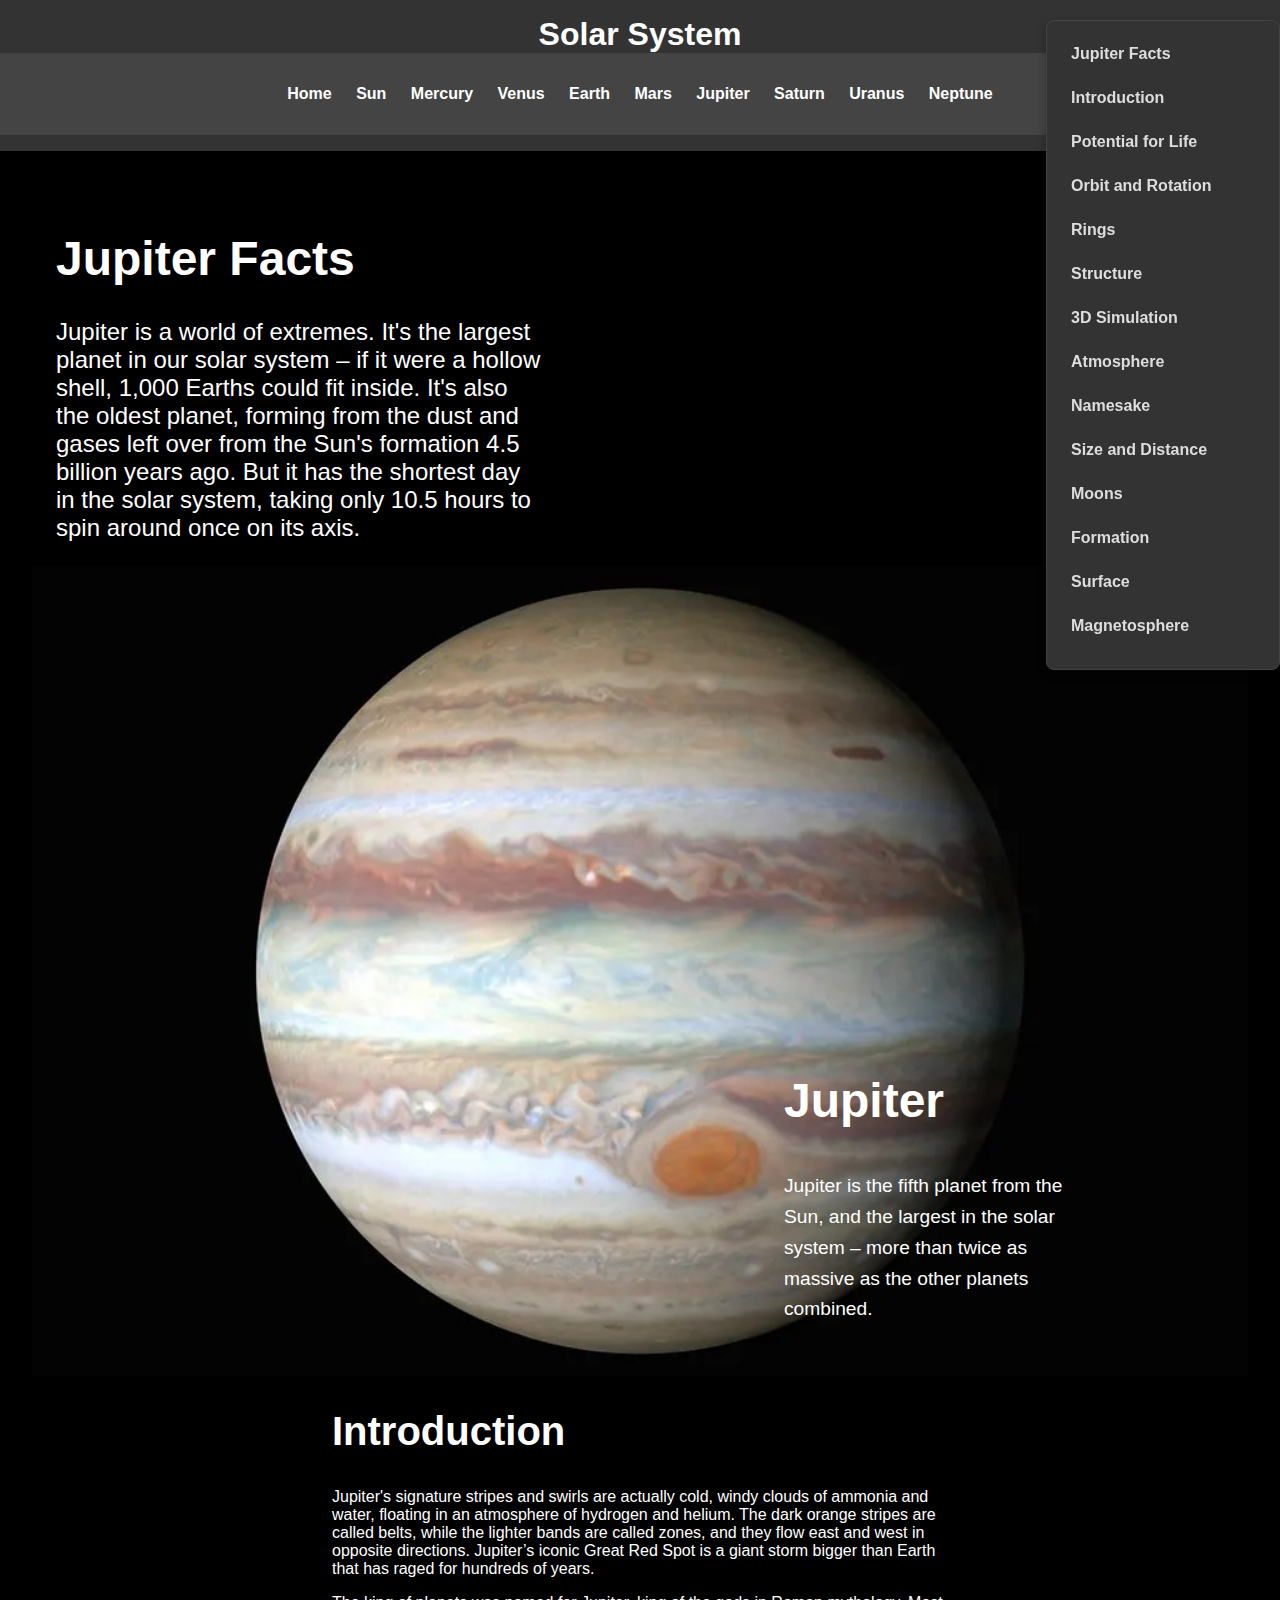
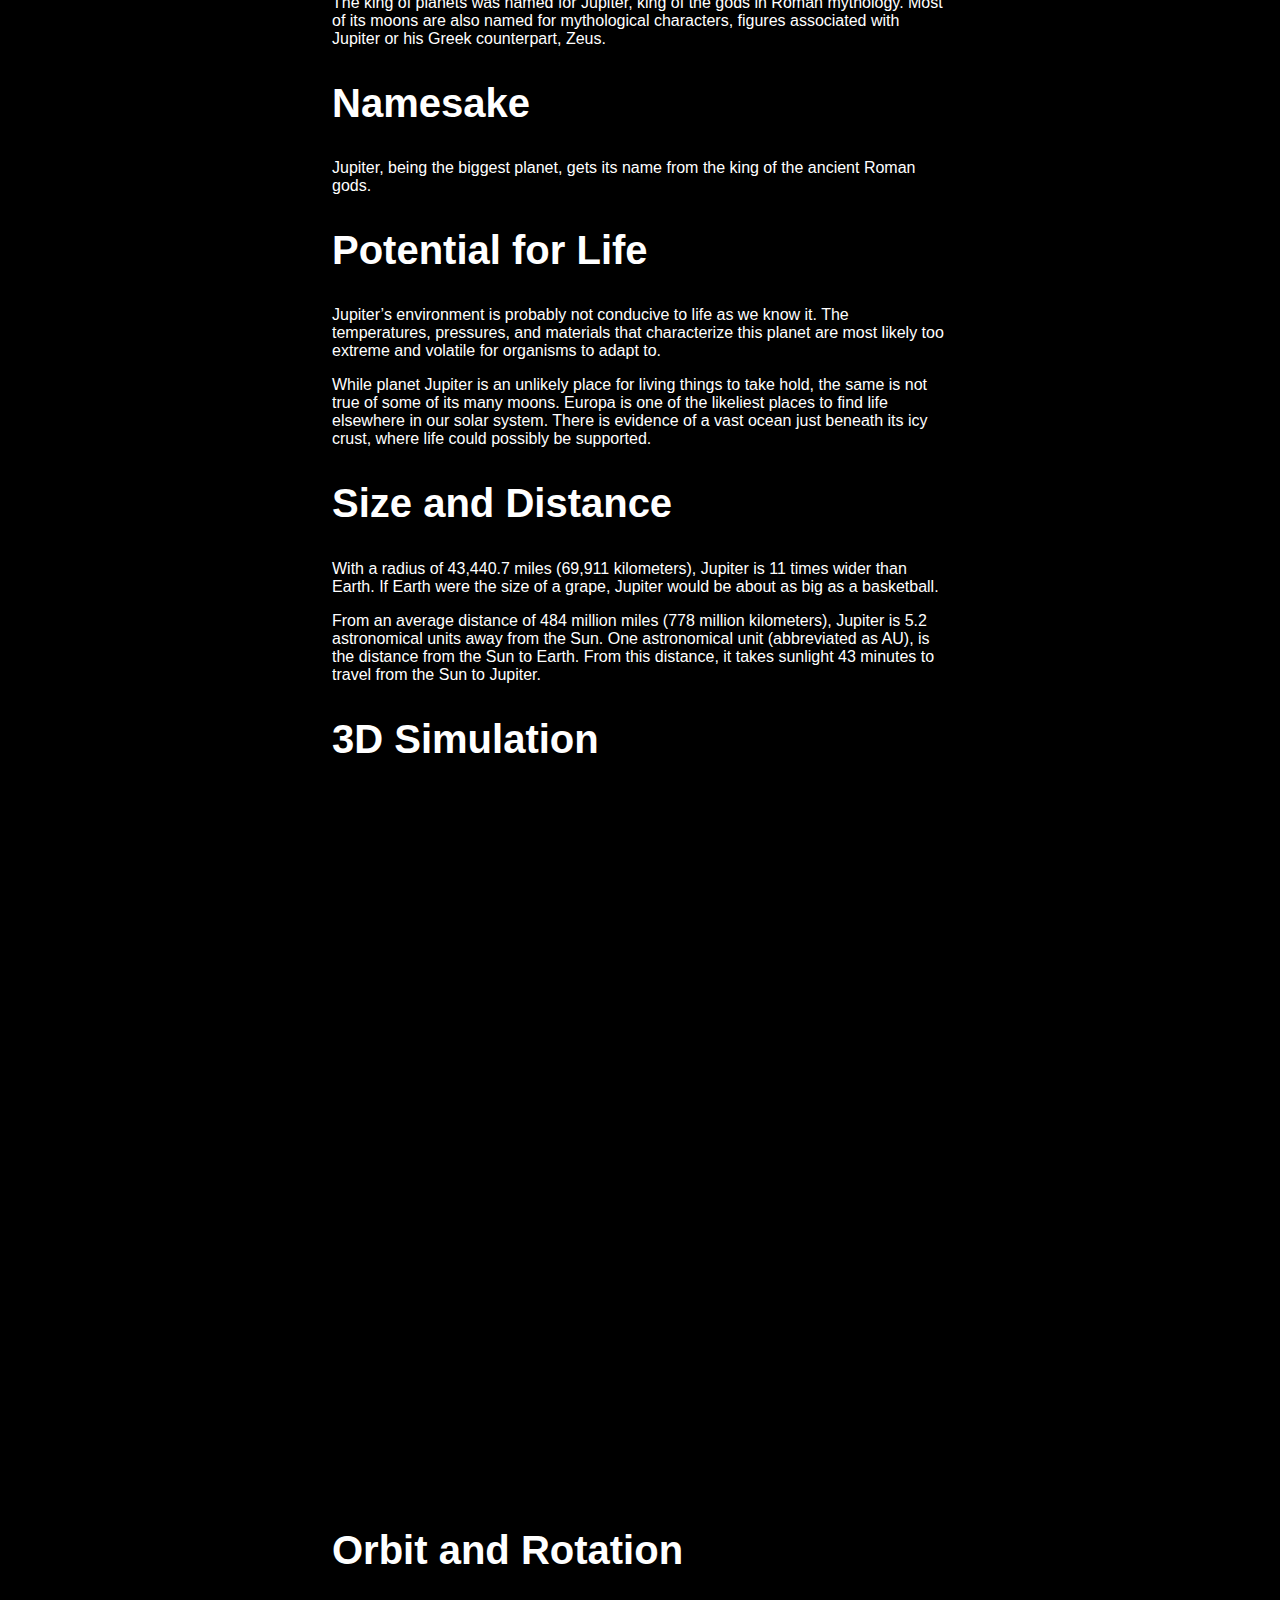
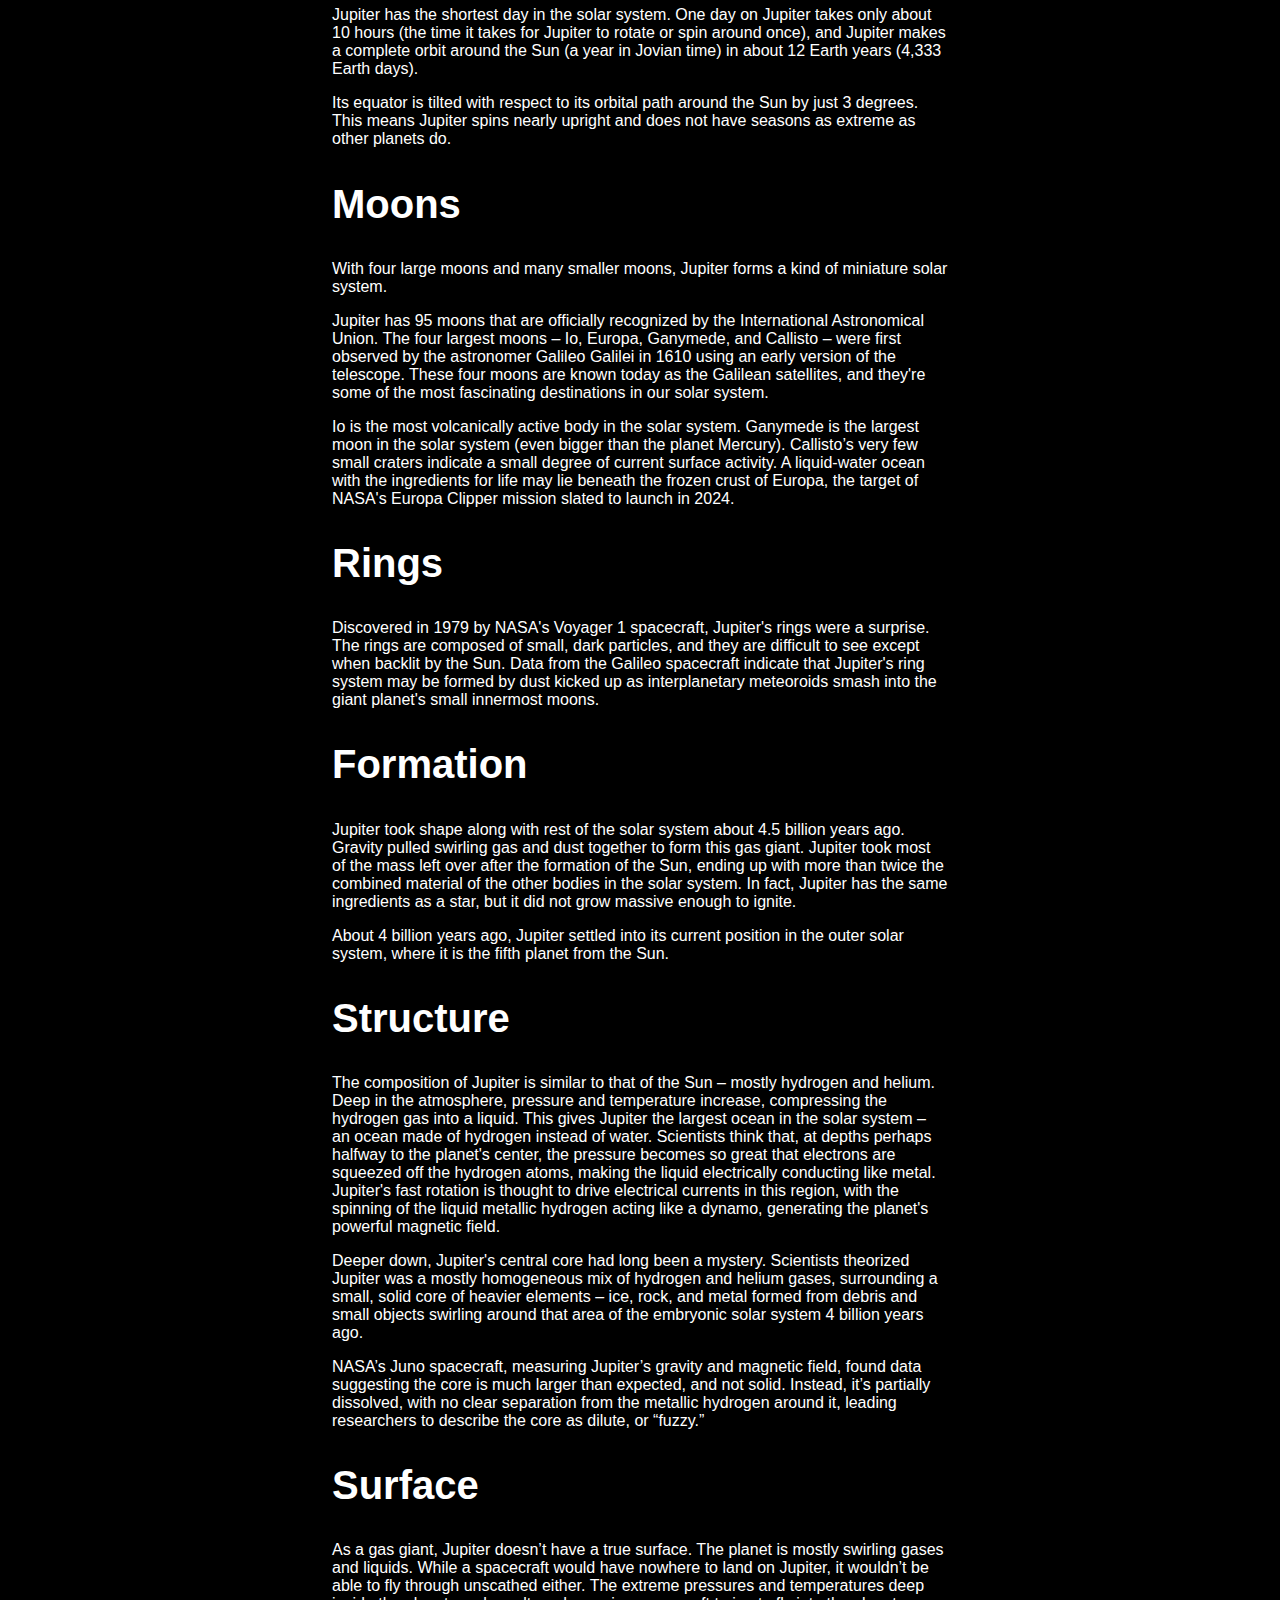
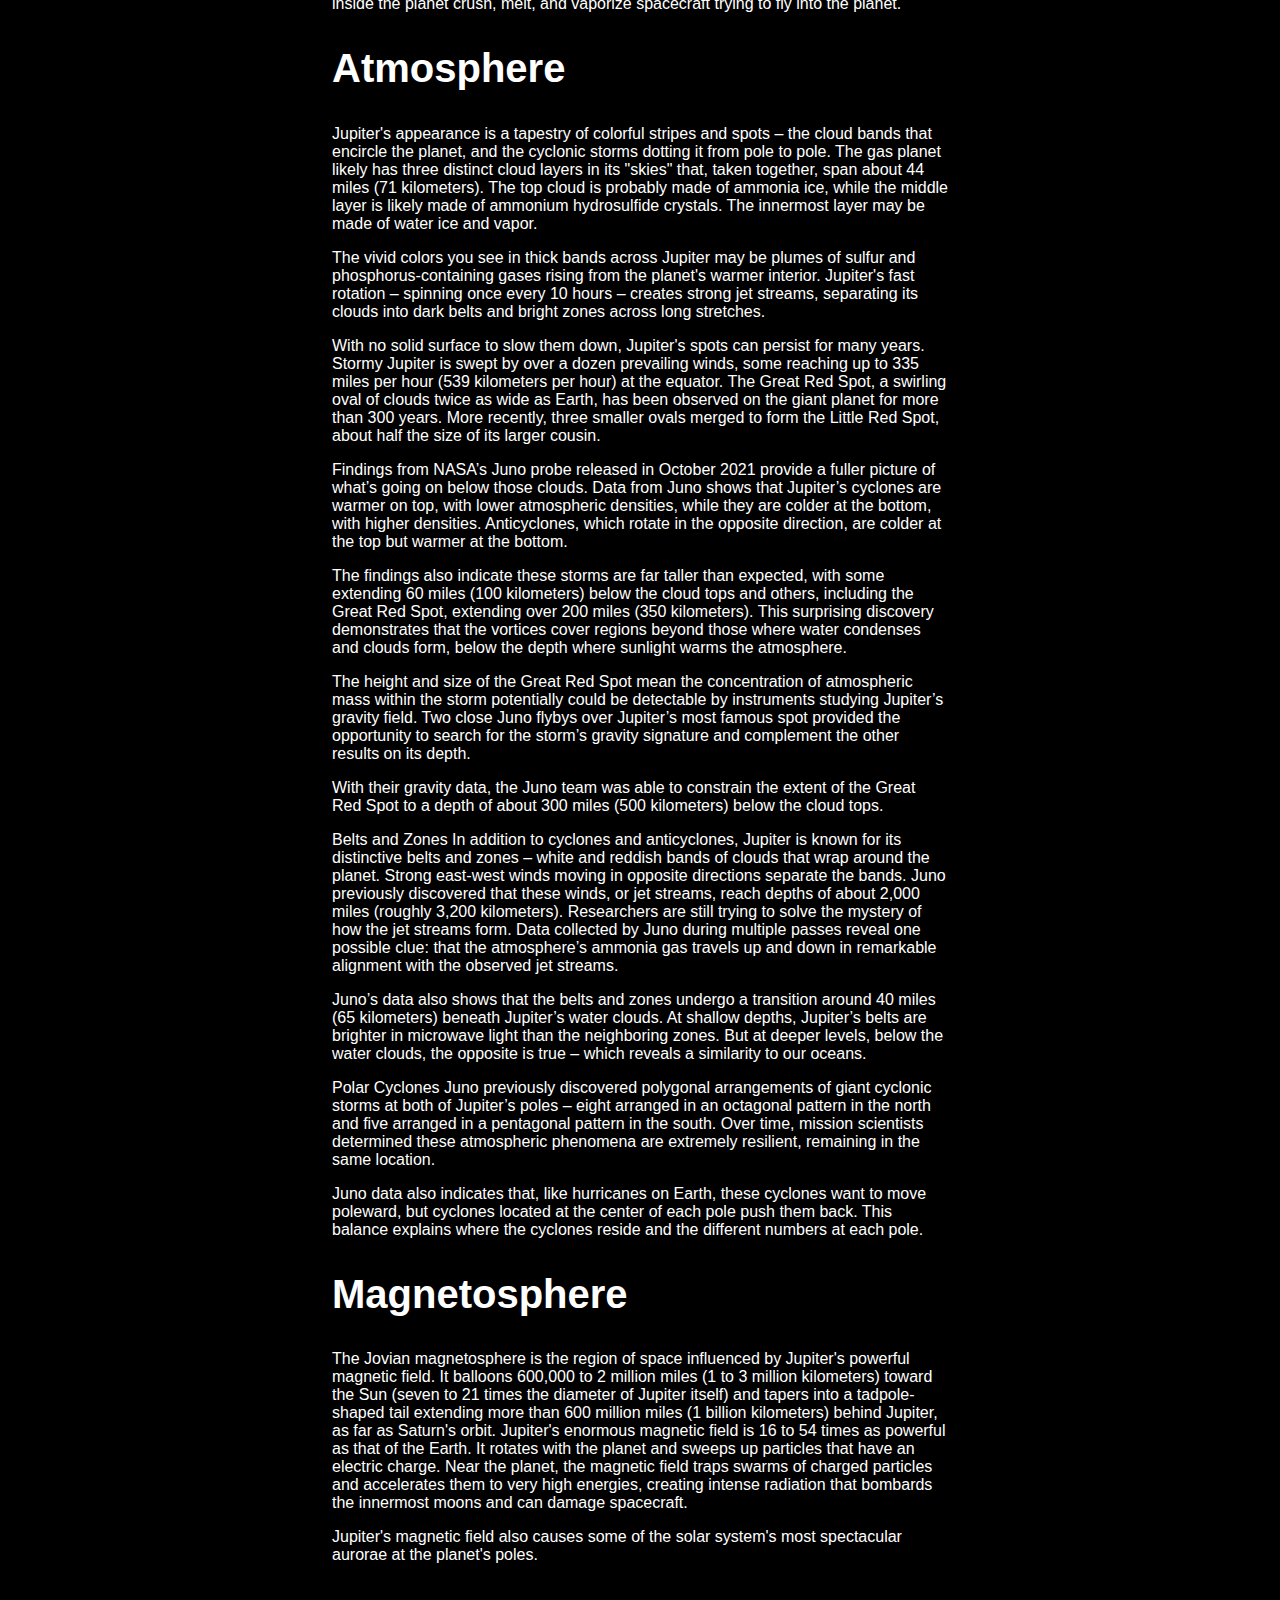
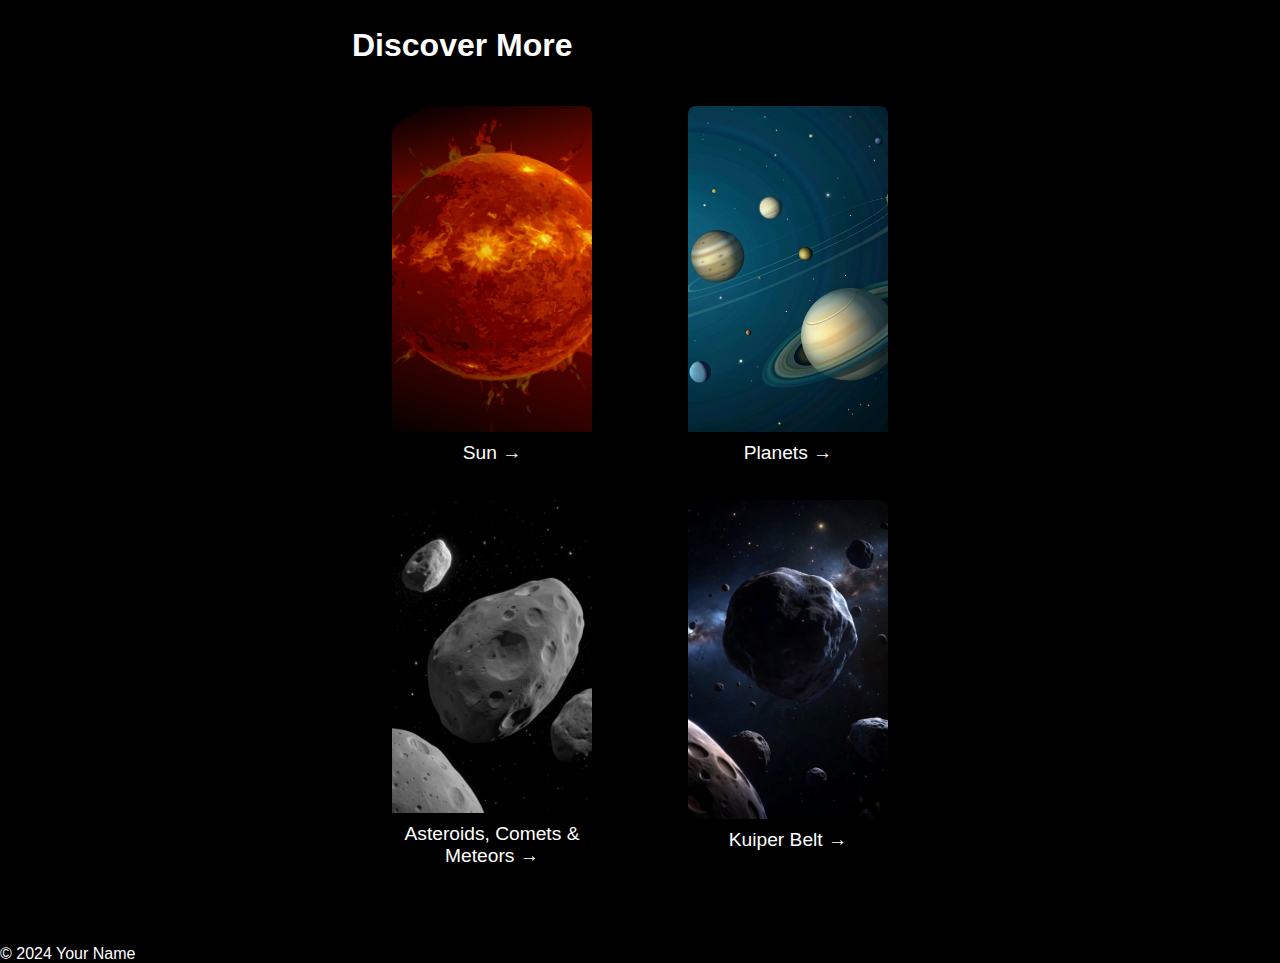
<file: jupiter.html>
<!DOCTYPE html>
<html lang="en">
<head>
    <meta charset="UTF-8">
    <meta name="viewport" content="width=device-width, initial-scale=1.0">
    <title>Jupiter - Solar System</title>
    <link rel="stylesheet" href="styles/jupiter.css">
</head>
<body>
    <header>
        <h1>Solar System</h1>
        <nav>
            <ul>
                <li><a href="index.html">Home</a></li>
                <li><a href="sun.html">Sun</a></li>
                <li><a href="mercury.html">Mercury</a></li>
                <li><a href="venus.html">Venus</a></li>
                <li><a href="earth.html">Earth</a></li>
                <li><a href="mars.html">Mars</a></li>
                <li><a href="jupiter.html">Jupiter</a></li>
                <li><a href="saturn.html">Saturn</a></li>
                <li><a href="uranus.html">Uranus</a></li>
                <li><a href="neptune.html">Neptune</a></li>
                <!-- Добавьте ссылки на другие планеты здесь -->
            </ul>
        </nav>
    </header>
    <main>
          <div class="side-navigation">
              <ul>
                  <li><a href="#facts">Jupiter Facts</a></li>
                  <li><a href="#introduction">Introduction</a></li>
                  <li><a href="#potential-for-life">Potential for Life</a></li>
                  <li><a href="#orbit-and-rotation">Orbit and Rotation</a></li>
                  <li><a href="#rings">Rings</a></li>
                  <li><a href="#structure">Structure</a></li>
                  <li><a href="#3d-simulation">3D Simulation</a></li>
                  <li><a href="#atmosphere">Atmosphere</a></li>
                  <li><a href="#namesake">Namesake</a></li>
                  <li><a href="#size-and-distance">Size and Distance</a></li>
                  <li><a href="#moons">Moons</a></li>
                  <li><a href="#formation">Formation</a></li>
                  <li><a href="#surface">Surface</a></li>
                  <li><a href="#magnetosphere">Magnetosphere</a></li>
              </ul>
          </div>
          <div class="text-content">
          <section class="text-section" id="facts">
              <h1>Jupiter Facts</h1>
              <p>Jupiter is a world of extremes. It's the largest planet in our solar system – if it were a hollow shell, 1,000 Earths could fit inside. It's also the oldest planet, forming from the dust and gases left over from the Sun's formation 4.5 billion years ago. But it has the shortest day in the solar system, taking only 10.5 hours to spin around once on its axis.</p>
          </section>
          </div>

        <section class="planet-background">
            <h1>Jupiter</h1>
            <p>Jupiter is the fifth planet from the Sun, and the largest in the solar system – more than twice as massive as the other planets combined.</p>
        </section>
        <div class="content">

        <section id="introduction">
            <h2>Introduction</h2>
            <p>Jupiter's signature stripes and swirls are actually cold, windy clouds of ammonia and water, floating in an atmosphere of hydrogen and helium. The dark orange stripes are called belts, while the lighter bands are called zones, and they flow east and west in opposite directions. Jupiter’s iconic Great Red Spot is a giant storm bigger than Earth that has raged for hundreds of years.</p>

            <p>The king of planets was named for Jupiter, king of the gods in Roman mythology. Most of its moons are also named for mythological characters, figures associated with Jupiter or his Greek counterpart, Zeus.</p>

        </section>

        <section id="namesake">
            <h2>Namesake</h2>
            <p>Jupiter, being the biggest planet, gets its name from the king of the ancient Roman gods.</p>
        </section>

        <section id="potential-for-life">
            <h2>Potential for Life</h2>
            <p>Jupiter’s environment is probably not conducive to life as we know it. The temperatures, pressures, and materials that characterize this planet are most likely too extreme and volatile for organisms to adapt to.</p>

            <p>While planet Jupiter is an unlikely place for living things to take hold, the same is not true of some of its many moons. Europa is one of the likeliest places to find life elsewhere in our solar system. There is evidence of a vast ocean just beneath its icy crust, where life could possibly be supported.</p>
        </section>

        <section id="size-and-distance">
            <h2>Size and Distance</h2>
            <p>With a radius of 43,440.7 miles (69,911 kilometers), Jupiter is 11 times wider than Earth. If Earth were the size of a grape, Jupiter would be about as big as a basketball.</p>

            <p>From an average distance of 484 million miles (778 million kilometers), Jupiter is 5.2 astronomical units away from the Sun. One astronomical unit (abbreviated as AU), is the distance from the Sun to Earth. From this distance, it takes sunlight 43 minutes to travel from the Sun to Jupiter.</p>
        </section>

        <section id="3d-simulation">
            <h2>3D Simulation</h2>
            <div class="simulation-container">
                <iframe src="https://eyes.nasa.gov/apps/solar-system/#/jupiter?detailPanel=false&logo=false" allowfullscreen ></iframe>
            </div>
        </section>

        <section id="orbit-and-rotation">
            <h2>Orbit and Rotation</h2>
            <p>Jupiter has the shortest day in the solar system. One day on Jupiter takes only about 10 hours (the time it takes for Jupiter to rotate or spin around once), and Jupiter makes a complete orbit around the Sun (a year in Jovian time) in about 12 Earth years (4,333 Earth days).</p>

            <p>Its equator is tilted with respect to its orbital path around the Sun by just 3 degrees. This means Jupiter spins nearly upright and does not have seasons as extreme as other planets do.</p>
        </section>

        <section id="moons">
            <h2>Moons</h2>
            <p>With four large moons and many smaller moons, Jupiter forms a kind of miniature solar system.</p>

            <p>Jupiter has 95 moons that are officially recognized by the International Astronomical Union. The four largest moons – Io, Europa, Ganymede, and Callisto – were first observed by the astronomer Galileo Galilei in 1610 using an early version of the telescope. These four moons are known today as the Galilean satellites, and they're some of the most fascinating destinations in our solar system.</p>

            <p>Io is the most volcanically active body in the solar system. Ganymede is the largest moon in the solar system (even bigger than the planet Mercury). Callisto’s very few small craters indicate a small degree of current surface activity. A liquid-water ocean with the ingredients for life may lie beneath the frozen crust of Europa, the target of NASA's Europa Clipper mission slated to launch in 2024.</p>
        </section>

        <section id="rings">
            <h2>Rings</h2>
            <p>Discovered in 1979 by NASA's Voyager 1 spacecraft, Jupiter's rings were a surprise. The rings are composed of small, dark particles, and they are difficult to see except when backlit by the Sun. Data from the Galileo spacecraft indicate that Jupiter's ring system may be formed by dust kicked up as interplanetary meteoroids smash into the giant planet's small innermost moons.</p>
        </section>

        <section id="formation">
            <h2>Formation</h2>
            <p>Jupiter took shape along with rest of the solar system about 4.5 billion years ago. Gravity pulled swirling gas and dust together to form this gas giant. Jupiter took most of the mass left over after the formation of the Sun, ending up with more than twice the combined material of the other bodies in the solar system. In fact, Jupiter has the same ingredients as a star, but it did not grow massive enough to ignite.</p>

            <p>About 4 billion years ago, Jupiter settled into its current position in the outer solar system, where it is the fifth planet from the Sun.</p>
        </section>

        <section id="structure">
            <h2>Structure</h2>
            <p>The composition of Jupiter is similar to that of the Sun – mostly hydrogen and helium. Deep in the atmosphere, pressure and temperature increase, compressing the hydrogen gas into a liquid. This gives Jupiter the largest ocean in the solar system – an ocean made of hydrogen instead of water. Scientists think that, at depths perhaps halfway to the planet's center, the pressure becomes so great that electrons are squeezed off the hydrogen atoms, making the liquid electrically conducting like metal. Jupiter's fast rotation is thought to drive electrical currents in this region, with the spinning of the liquid metallic hydrogen acting like a dynamo, generating the planet's powerful magnetic field.</p>

            <p>Deeper down, Jupiter's central core had long been a mystery. Scientists theorized Jupiter was a mostly homogeneous mix of hydrogen and helium gases, surrounding a small, solid core of heavier elements – ice, rock, and metal formed from debris and small objects swirling around that area of the embryonic solar system 4 billion years ago.</p>

            <p>NASA’s Juno spacecraft, measuring Jupiter’s gravity and magnetic field, found data suggesting the core is much larger than expected, and not solid. Instead, it’s partially dissolved, with no clear separation from the metallic hydrogen around it, leading researchers to describe the core as dilute, or “fuzzy.”</p>
        </section>

        <section id="surface">
            <h2>Surface</h2>
            <p>As a gas giant, Jupiter doesn’t have a true surface. The planet is mostly swirling gases and liquids. While a spacecraft would have nowhere to land on Jupiter, it wouldn’t be able to fly through unscathed either. The extreme pressures and temperatures deep inside the planet crush, melt, and vaporize spacecraft trying to fly into the planet.</p>
        </section>

        <section id="atmosphere">
            <h2>Atmosphere</h2>
            <p>Jupiter's appearance is a tapestry of colorful stripes and spots – the cloud bands that encircle the planet, and the cyclonic storms dotting it from pole to pole. The gas planet likely has three distinct cloud layers in its "skies" that, taken together, span about 44 miles (71 kilometers). The top cloud is probably made of ammonia ice, while the middle layer is likely made of ammonium hydrosulfide crystals. The innermost layer may be made of water ice and vapor.</p>

            <p>The vivid colors you see in thick bands across Jupiter may be plumes of sulfur and phosphorus-containing gases rising from the planet's warmer interior. Jupiter's fast rotation – spinning once every 10 hours – creates strong jet streams, separating its clouds into dark belts and bright zones across long stretches.</p>

            <p>With no solid surface to slow them down, Jupiter's spots can persist for many years. Stormy Jupiter is swept by over a dozen prevailing winds, some reaching up to 335 miles per hour (539 kilometers per hour) at the equator. The Great Red Spot, a swirling oval of clouds twice as wide as Earth, has been observed on the giant planet for more than 300 years. More recently, three smaller ovals merged to form the Little Red Spot, about half the size of its larger cousin.</p>

            <p>Findings from NASA’s Juno probe released in October 2021 provide a fuller picture of what’s going on below those clouds. Data from Juno shows that Jupiter’s cyclones are warmer on top, with lower atmospheric densities, while they are colder at the bottom, with higher densities. Anticyclones, which rotate in the opposite direction, are colder at the top but warmer at the bottom.</p>

            <p>The findings also indicate these storms are far taller than expected, with some extending 60 miles (100 kilometers) below the cloud tops and others, including the Great Red Spot, extending over 200 miles (350 kilometers). This surprising discovery demonstrates that the vortices cover regions beyond those where water condenses and clouds form, below the depth where sunlight warms the atmosphere.</p>

            <p>The height and size of the Great Red Spot mean the concentration of atmospheric mass within the storm potentially could be detectable by instruments studying Jupiter’s gravity field. Two close Juno flybys over Jupiter’s most famous spot provided the opportunity to search for the storm’s gravity signature and complement the other results on its depth.</p>

            <p>With their gravity data, the Juno team was able to constrain the extent of the Great Red Spot to a depth of about 300 miles (500 kilometers) below the cloud tops.

            <p>Belts and Zones In addition to cyclones and anticyclones, Jupiter is known for its distinctive belts and zones – white and reddish bands of clouds that wrap around the planet. Strong east-west winds moving in opposite directions separate the bands. Juno previously discovered that these winds, or jet streams, reach depths of about 2,000 miles (roughly 3,200 kilometers). Researchers are still trying to solve the mystery of how the jet streams form. Data collected by Juno during multiple passes reveal one possible clue: that the atmosphere’s ammonia gas travels up and down in remarkable alignment with the observed jet streams.</p>

            <p>Juno’s data also shows that the belts and zones undergo a transition around 40 miles (65 kilometers) beneath Jupiter’s water clouds. At shallow depths, Jupiter’s belts are brighter in microwave light than the neighboring zones. But at deeper levels, below the water clouds, the opposite is true – which reveals a similarity to our oceans.</p>

            <p>Polar Cyclones Juno previously discovered polygonal arrangements of giant cyclonic storms at both of Jupiter’s poles – eight arranged in an octagonal pattern in the north and five arranged in a pentagonal pattern in the south. Over time, mission scientists determined these atmospheric phenomena are extremely resilient, remaining in the same location.</p>

            <p>Juno data also indicates that, like hurricanes on Earth, these cyclones want to move poleward, but cyclones located at the center of each pole push them back. This balance explains where the cyclones reside and the different numbers at each pole.</p>
        </section>

        <section id="magnetosphere">
            <h2>Magnetosphere</h2>
            <p>The Jovian magnetosphere is the region of space influenced by Jupiter's powerful magnetic field. It balloons 600,000 to 2 million miles (1 to 3 million kilometers) toward the Sun (seven to 21 times the diameter of Jupiter itself) and tapers into a tadpole-shaped tail extending more than 600 million miles (1 billion kilometers) behind Jupiter, as far as Saturn's orbit. Jupiter's enormous magnetic field is 16 to 54 times as powerful as that of the Earth. It rotates with the planet and sweeps up particles that have an electric charge. Near the planet, the magnetic field traps swarms of charged particles and accelerates them to very high energies, creating intense radiation that bombards the innermost moons and can damage spacecraft.</p>

            <p>Jupiter's magnetic field also causes some of the solar system's most spectacular aurorae at the planet's poles.</p>
        </section>

        <div class="more-topics">
            <h2>Discover More</h2>
            <div class="topics-grid">
                <a href="sun.html" class="topic-card">
                    <img src="images/sun.jpg" alt="Sun">
                    <p>Sun &rarr;</p>
                </a>
                <a href="planets.html" class="topic-card">
                    <img src="images/planets.jpg" alt="Planets">
                    <p>Planets &rarr;</p>
                </a>
                <a href="asteroids.html" class="topic-card">
                    <img src="images/asteroids.jpg" alt="Asteroids, Comets & Meteors">
                    <p>Asteroids, Comets & Meteors &rarr;</p>
                </a>
                <a href="kuiper-belt.html" class="topic-card">
                    <img src="images/kuiper-belt.jpg" alt="Kuiper Belt">
                    <p>Kuiper Belt &rarr;</p>
                </a>
            </div>
        </div>


    </main>

    <footer>
        <p>&copy; 2024 Your Name</p>
    </footer>
</body>
</html>
</file>
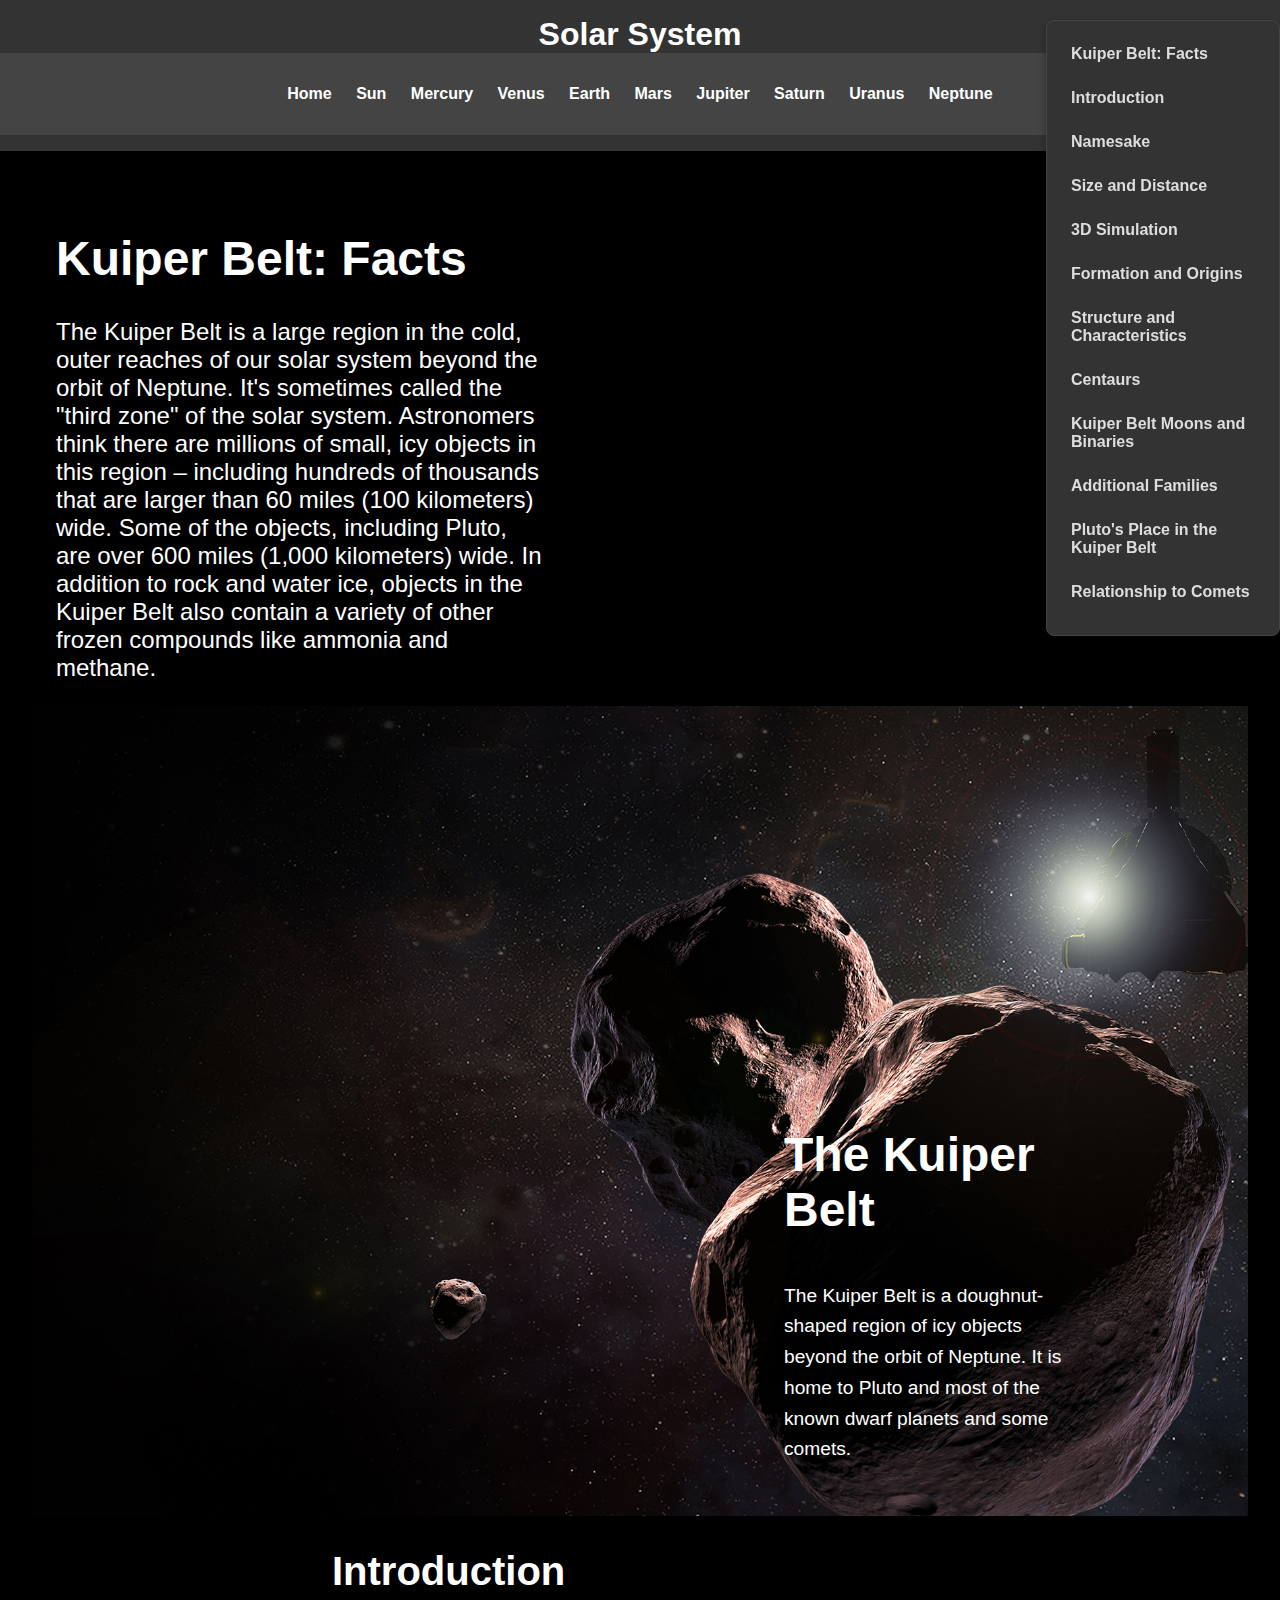
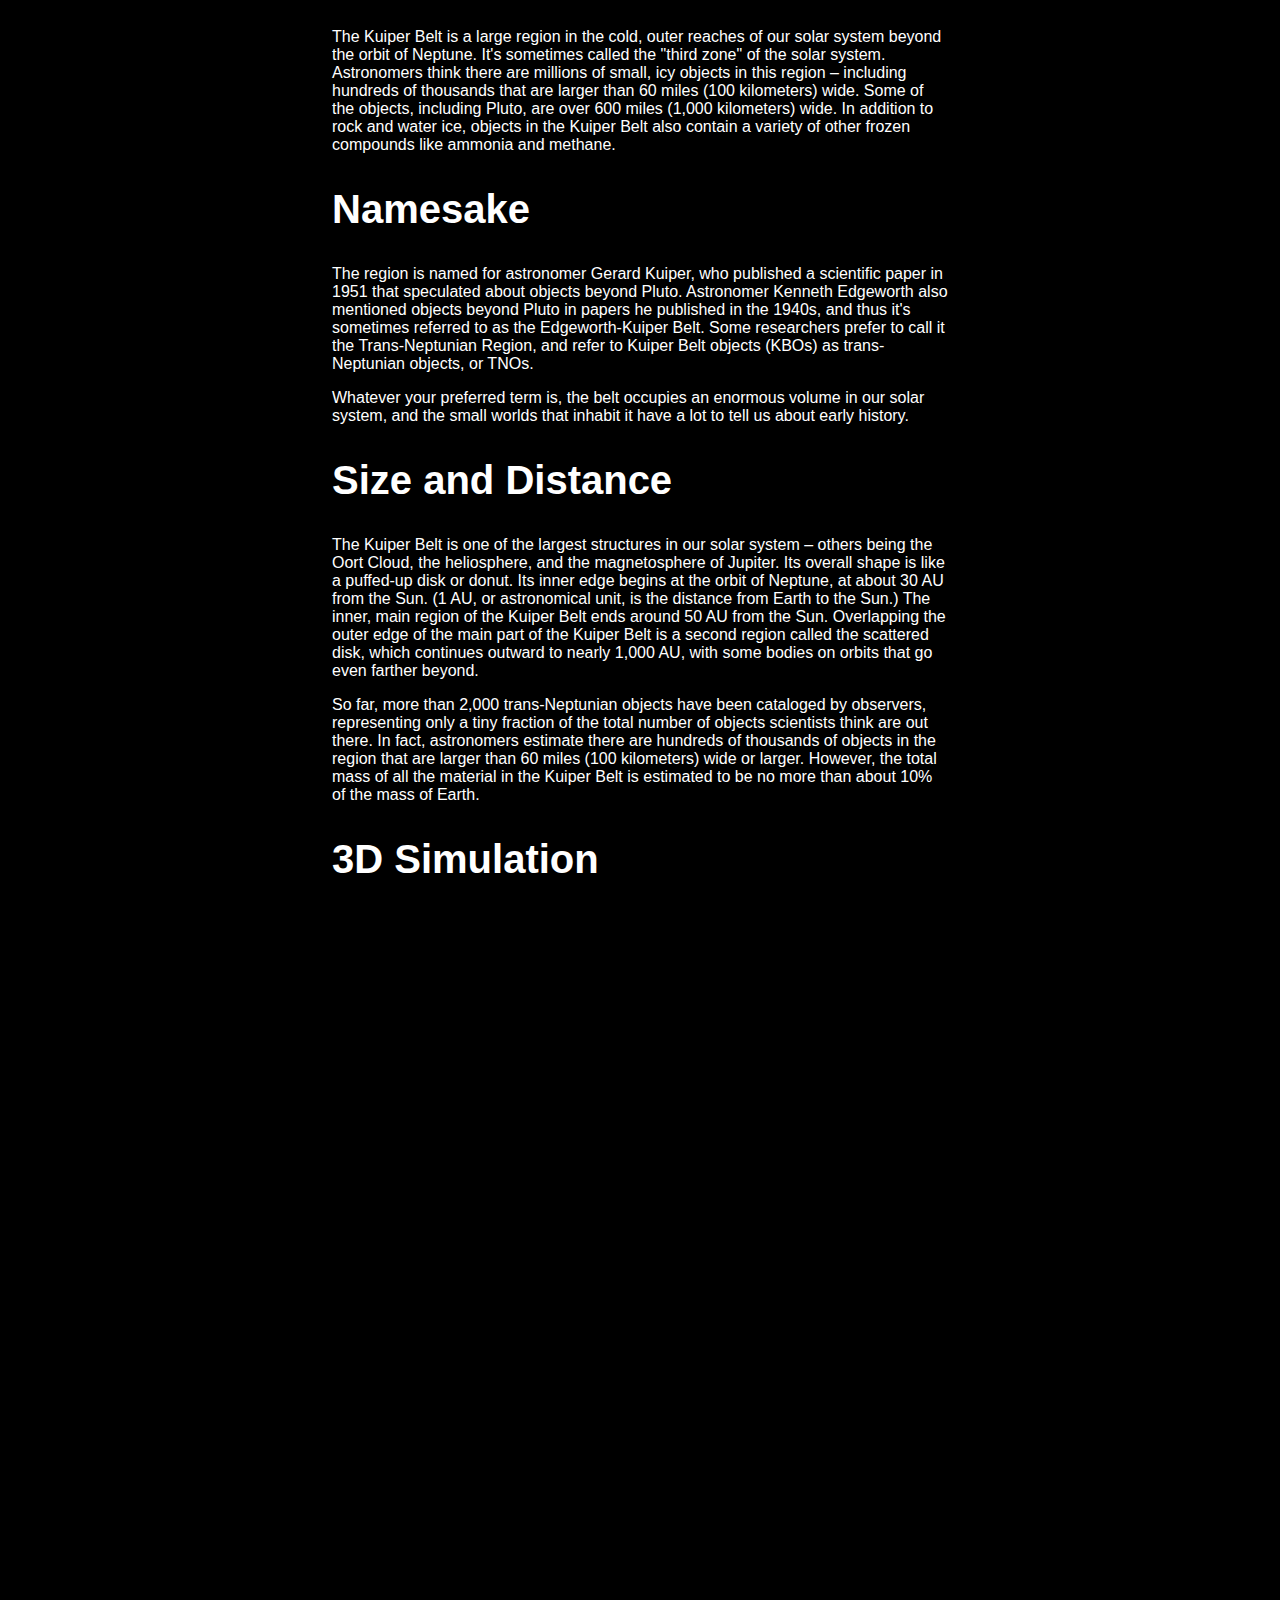
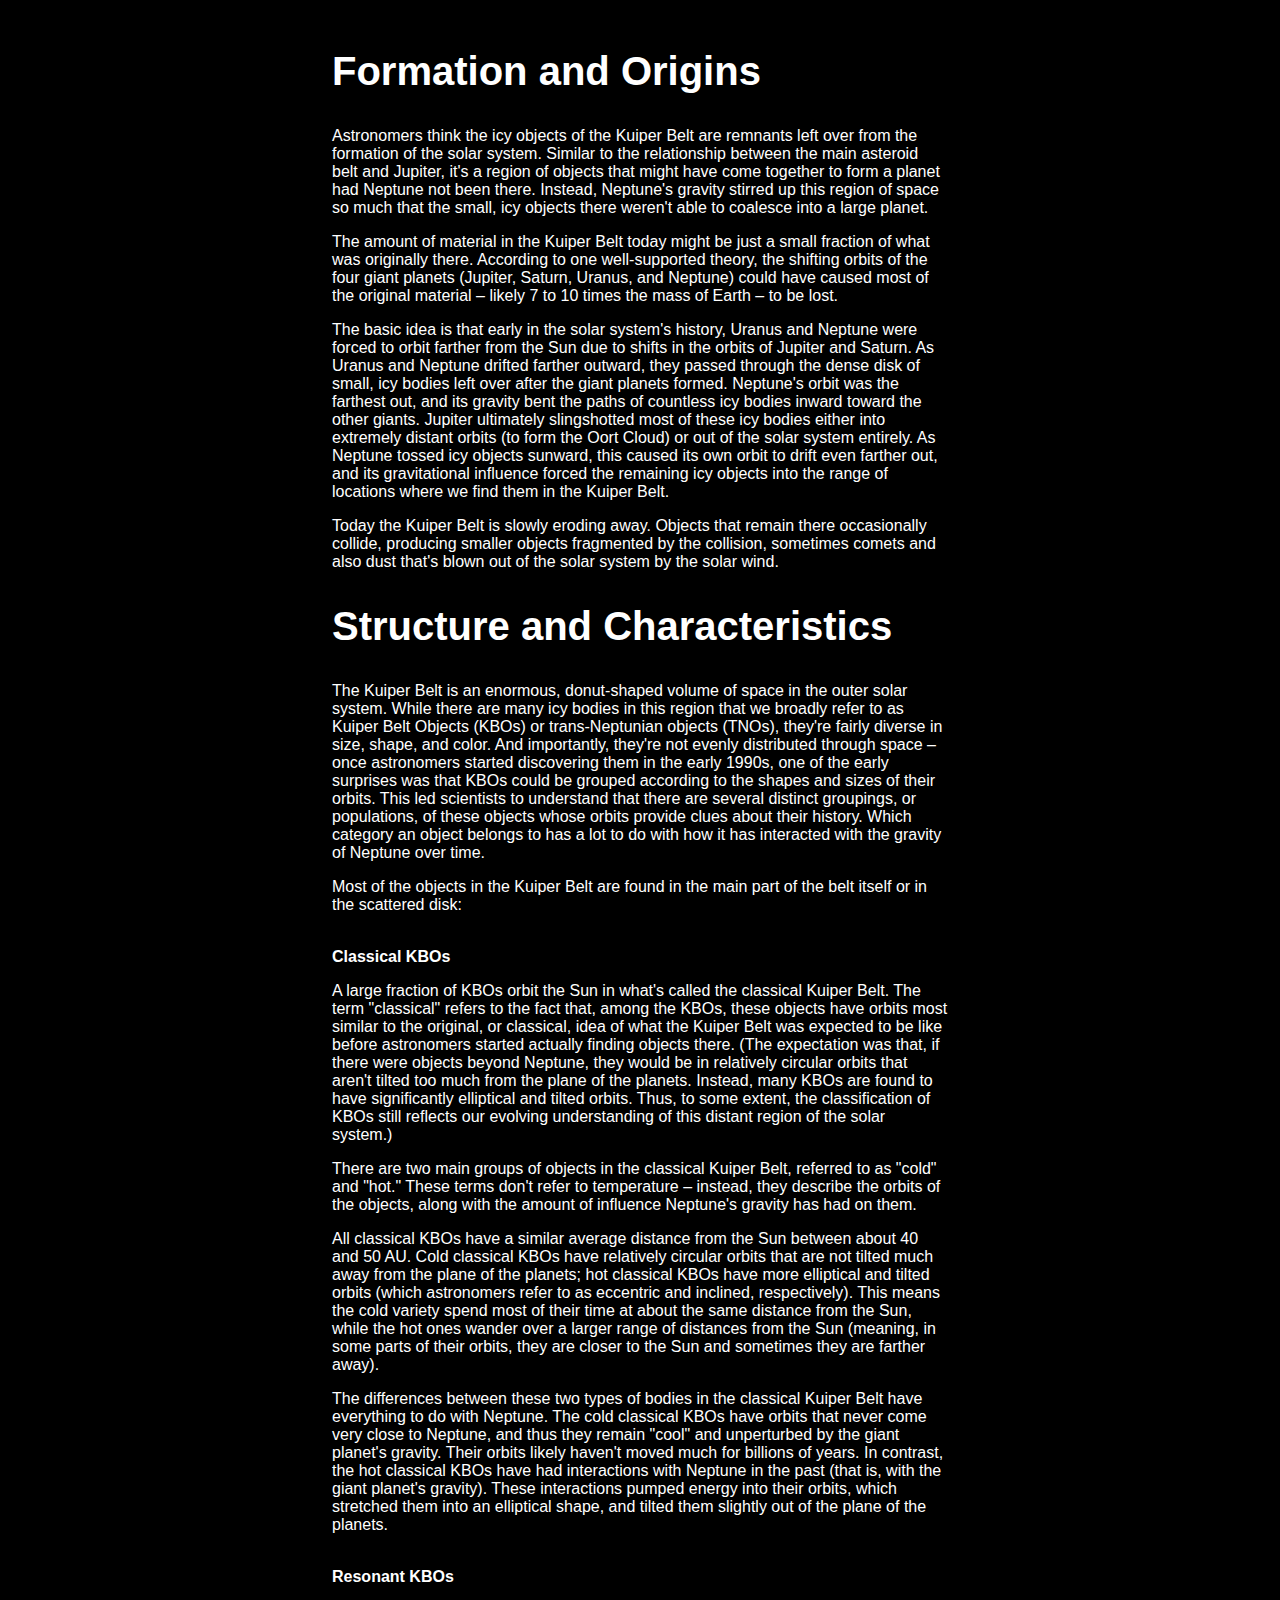
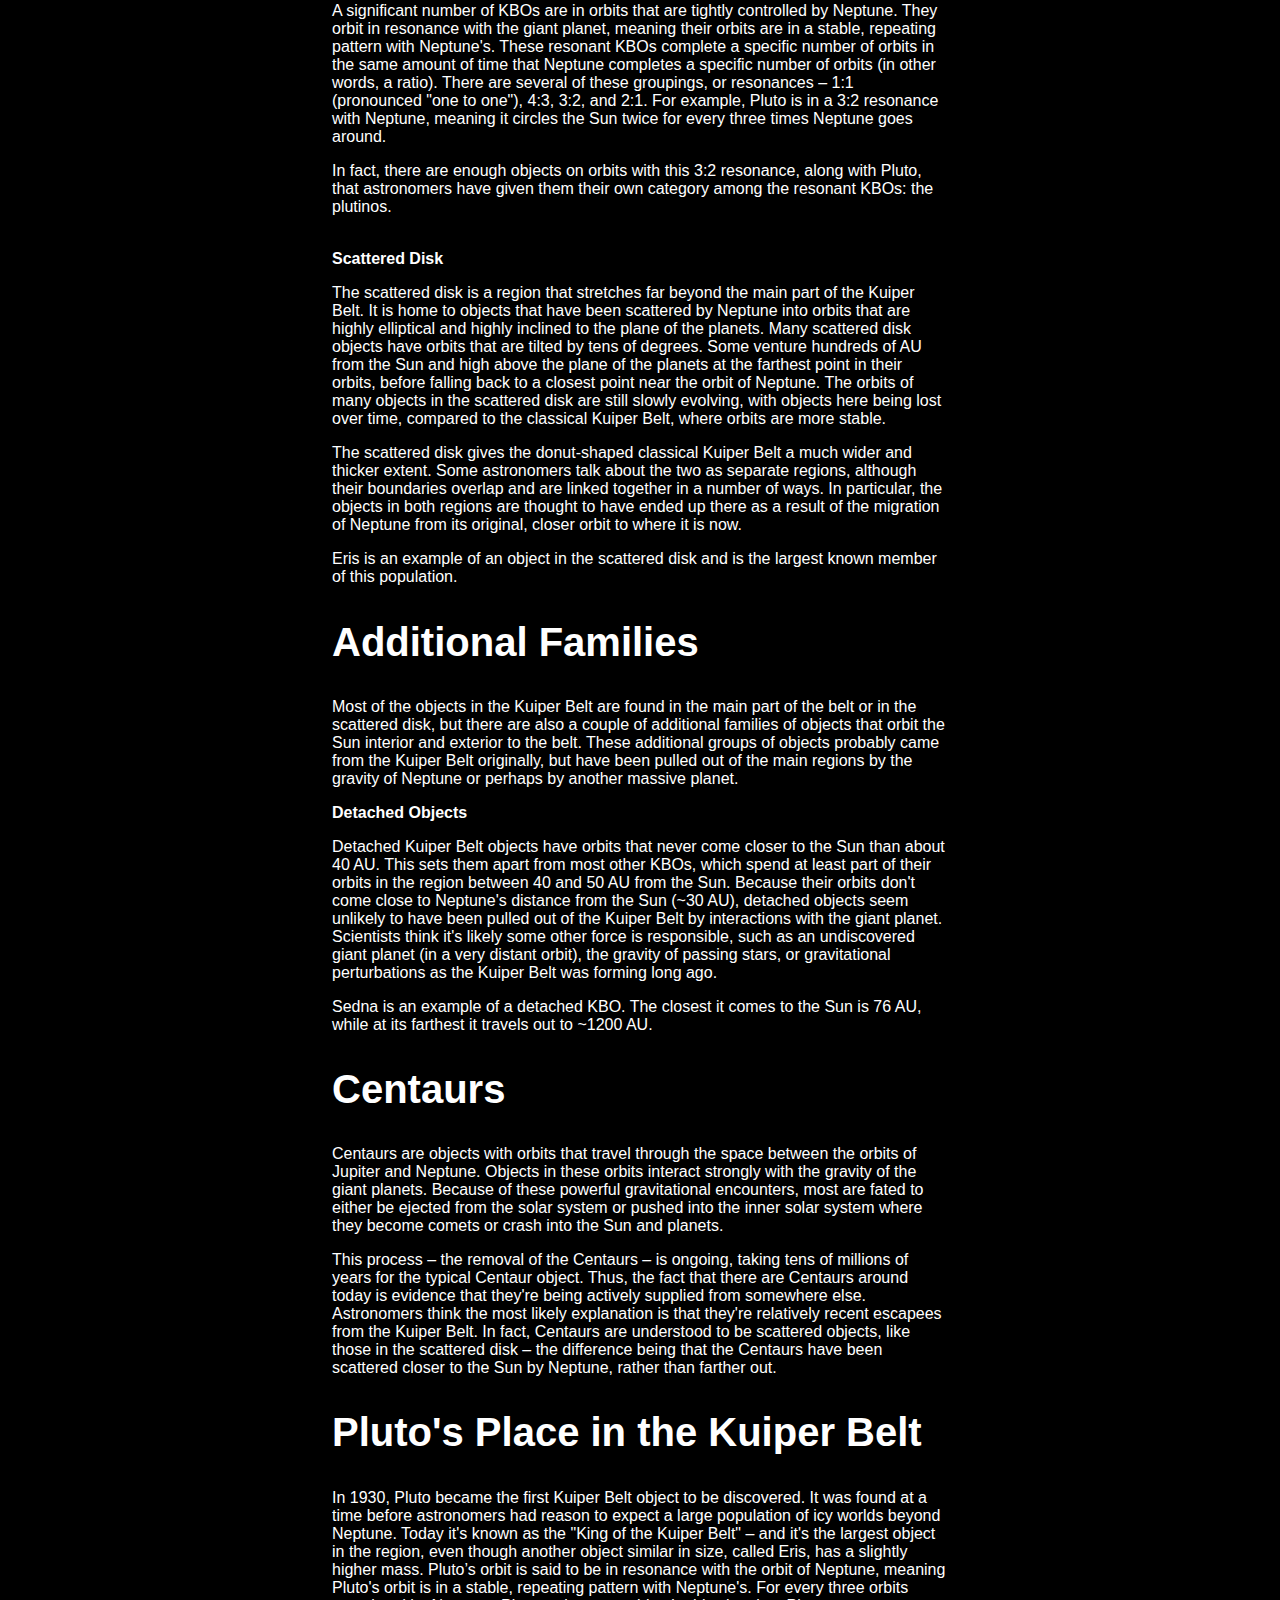
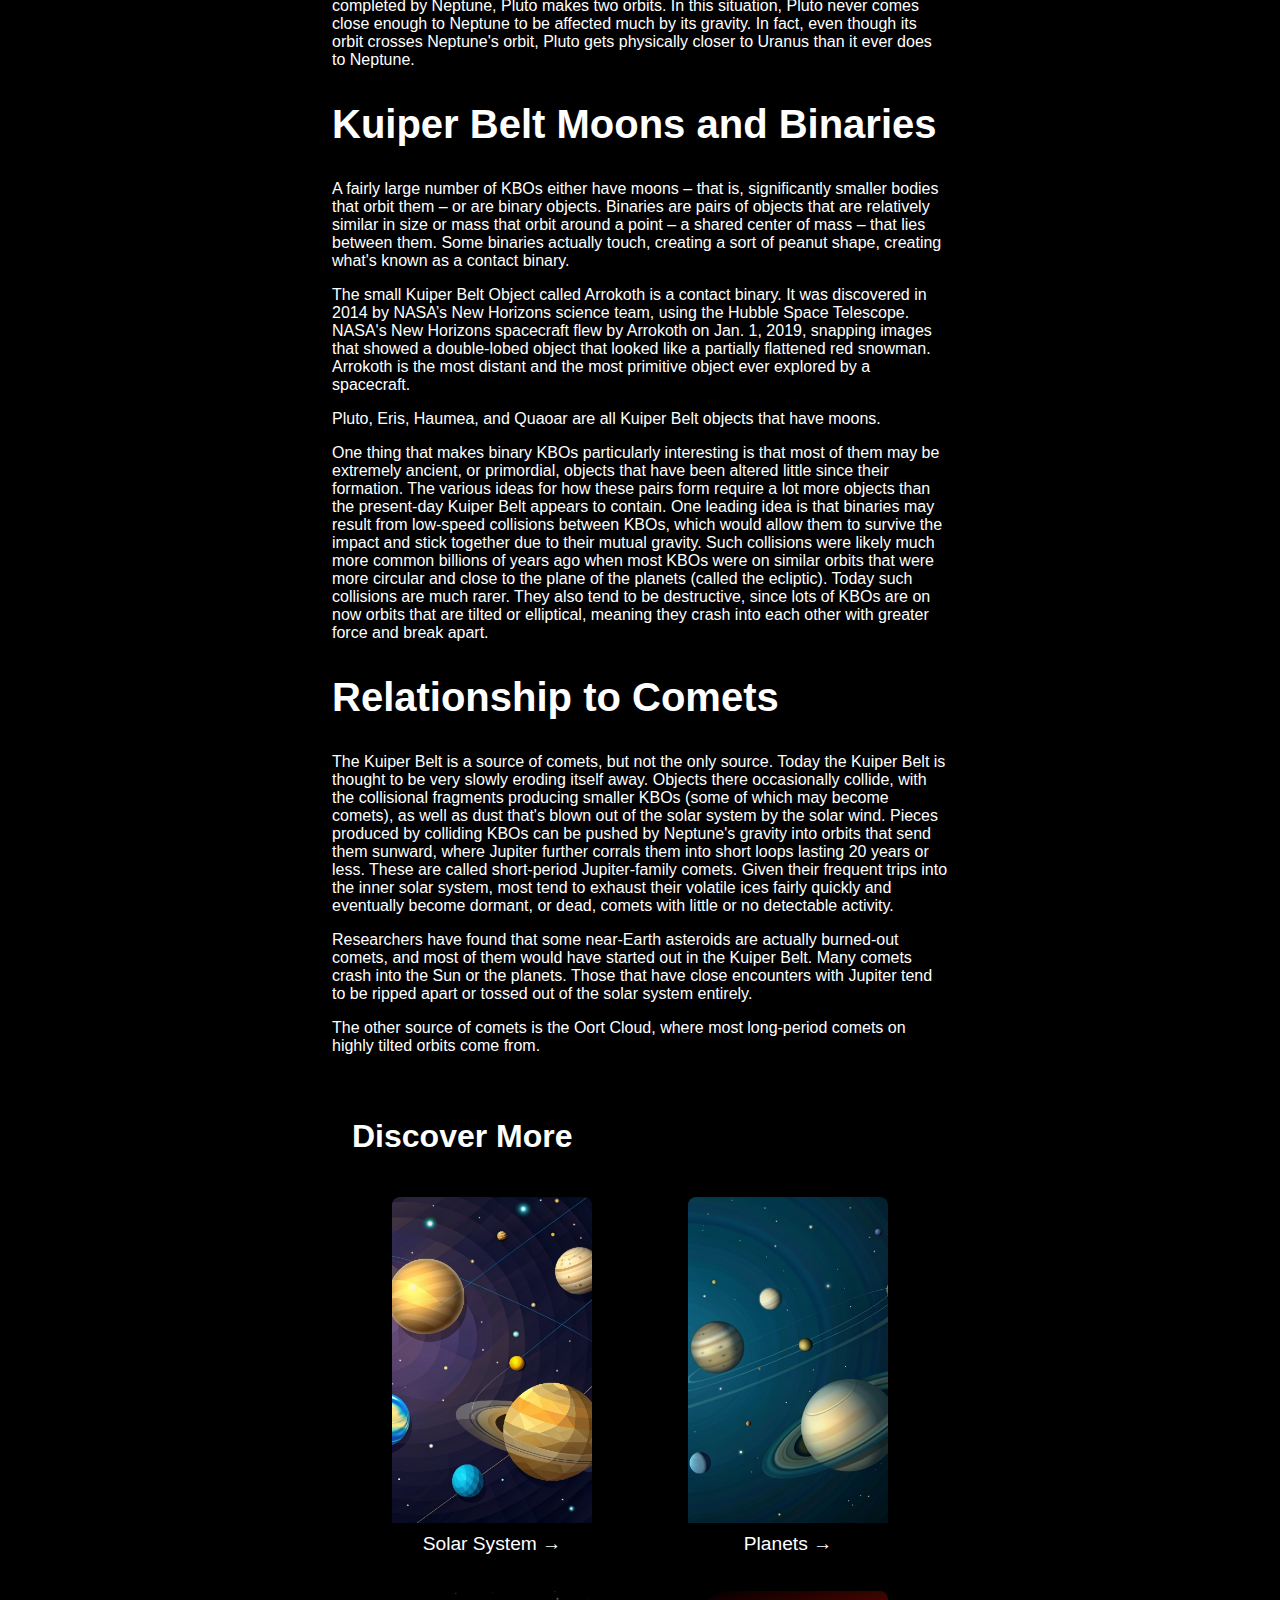
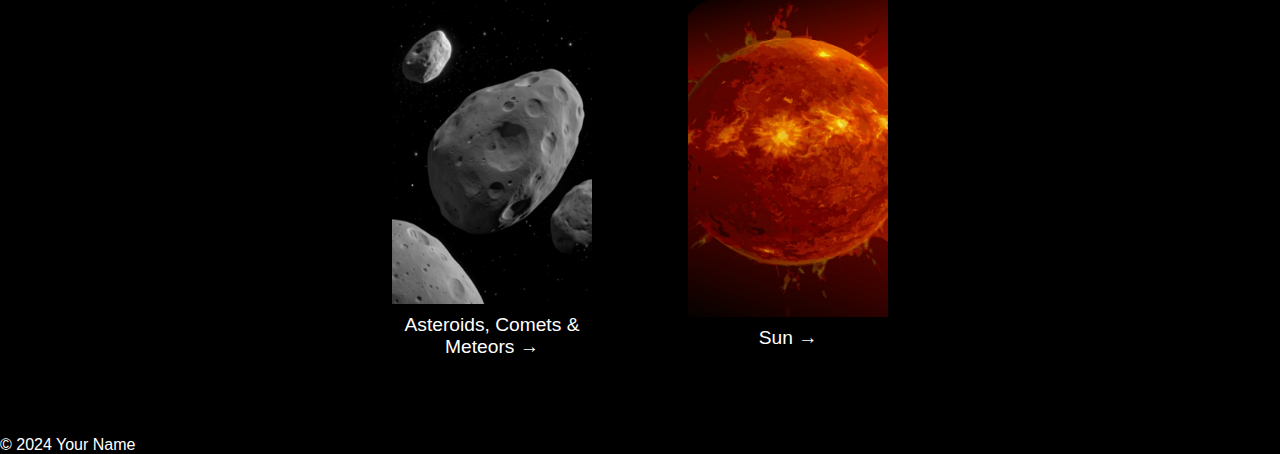
<file: kuiper-belt.html>
<!DOCTYPE html>
<html lang="en">
<head>
    <meta charset="UTF-8">
    <meta name="viewport" content="width=device-width, initial-scale=1.0">
    <title>Kuiper Belt - Solar System</title>
    <link rel="stylesheet" href="styles/kuiperbelt.css">
</head>
<body>
    <header>
        <h1>Solar System</h1>
        <nav>
            <ul>
                <li><a href="index.html">Home</a></li>
                <li><a href="sun.html">Sun</a></li>
                <li><a href="mercury.html">Mercury</a></li>
                <li><a href="venus.html">Venus</a></li>
                <li><a href="earth.html">Earth</a></li>
                <li><a href="mars.html">Mars</a></li>
                <li><a href="jupiter.html">Jupiter</a></li>
                <li><a href="saturn.html">Saturn</a></li>
                <li><a href="uranus.html">Uranus</a></li>
                <li><a href="neptune.html">Neptune</a></li>
                <!-- Добавьте ссылки на другие планеты здесь -->
            </ul>
        </nav>
    </header>
    <main>
          <div class="side-navigation">
              <ul>
                  <li><a href="#facts">Kuiper Belt: Facts</a></li>
                  <li><a href="#introduction">Introduction</a></li>
                  <li><a href="#namesake">Namesake</a></li>
                  <li><a href="#size-and-distance">Size and Distance</a></li>
                  <li><a href="#3d-simulation">3D Simulation</a></li>

                  <li><a href="#Formation and Origins">Formation and Origins</a></li>
                  <li><a href="#Structure and Characteristics">Structure and Characteristics</a></li>
                  <li><a href="#Centaurs">Centaurs</a></li>
                  <li><a href="#Kuiper Belt Moons and Binaries">Kuiper Belt Moons and Binaries</a></li>

                  <li><a href="#Additional Families">Additional Families</a></li>
                  <li><a href="#Pluto's Place in the Kuiper Belt">Pluto's Place in the Kuiper Belt</a></li>
                  <li><a href="#Relationship to Comets">Relationship to Comets</a></li>
              </ul>
          </div>
          <div class="text-content">
          <section class="text-section" id="facts">
              <h1>Kuiper Belt: Facts</h1>
              <p>The Kuiper Belt is a large region in the cold, outer reaches of our solar system beyond the orbit of Neptune. It's sometimes called the "third zone" of the solar system. Astronomers think there are millions of small, icy objects in this region – including hundreds of thousands that are larger than 60 miles (100 kilometers) wide. Some of the objects, including Pluto, are over 600 miles (1,000 kilometers) wide. In addition to rock and water ice, objects in the Kuiper Belt also contain a variety of other frozen compounds like ammonia and methane.</p>
          </section>
          </div>

        <section class="planet-background">
            <h1>The Kuiper Belt</h1>
            <p>The Kuiper Belt is a doughnut-shaped region of icy objects beyond the orbit of Neptune. It is home to Pluto and most of the known dwarf planets and some comets.</p>
        </section>
        <div class="content">

        <section id="introduction">
            <h2>Introduction</h2>
            <p>The Kuiper Belt is a large region in the cold, outer reaches of our solar system beyond the orbit of Neptune. It's sometimes called the "third zone" of the solar system. Astronomers think there are millions of small, icy objects in this region – including hundreds of thousands that are larger than 60 miles (100 kilometers) wide. Some of the objects, including Pluto, are over 600 miles (1,000 kilometers) wide. In addition to rock and water ice, objects in the Kuiper Belt also contain a variety of other frozen compounds like ammonia and methane.</p>

        <section id="namesake">
            <h2>Namesake</h2>
            <p>The region is named for astronomer Gerard Kuiper, who published a scientific paper in 1951 that speculated about objects beyond Pluto. Astronomer Kenneth Edgeworth also mentioned objects beyond Pluto in papers he published in the 1940s, and thus it's sometimes referred to as the Edgeworth-Kuiper Belt. Some researchers prefer to call it the Trans-Neptunian Region, and refer to Kuiper Belt objects (KBOs) as trans-Neptunian objects, or TNOs.</p>

            <p>Whatever your preferred term is, the belt occupies an enormous volume in our solar system, and the small worlds that inhabit it have a lot to tell us about early history.</p>
        </section>



        <section id="size-and-distance">
            <h2>Size and Distance</h2>
            <p>The Kuiper Belt is one of the largest structures in our solar system – others being the Oort Cloud, the heliosphere, and the magnetosphere of Jupiter. Its overall shape is like a puffed-up disk or donut. Its inner edge begins at the orbit of Neptune, at about 30 AU from the Sun. (1 AU, or astronomical unit, is the distance from Earth to the Sun.) The inner, main region of the Kuiper Belt ends around 50 AU from the Sun. Overlapping the outer edge of the main part of the Kuiper Belt is a second region called the scattered disk, which continues outward to nearly 1,000 AU, with some bodies on orbits that go even farther beyond.</p>

            <p>So far, more than 2,000 trans-Neptunian objects have been cataloged by observers, representing only a tiny fraction of the total number of objects scientists think are out there. In fact, astronomers estimate there are hundreds of thousands of objects in the region that are larger than 60 miles (100 kilometers) wide or larger. However, the total mass of all the material in the Kuiper Belt is estimated to be no more than about 10% of the mass of Earth.</p>
        </section>

        <section id="3d-simulation">
            <h2>3D Simulation</h2>
            <div class="simulation-container">
              <iframe src="https://eyes.nasa.gov/apps/solar-system/#/486958_arrokoth" allowfullscreen ></iframe>
            </div>
        </section>

        <section id="Formation and Origins">
            <h2>Formation and Origins</h2>
            <p>Astronomers think the icy objects of the Kuiper Belt are remnants left over from the formation of the solar system. Similar to the relationship between the main asteroid belt and Jupiter, it's a region of objects that might have come together to form a planet had Neptune not been there. Instead, Neptune's gravity stirred up this region of space so much that the small, icy objects there weren't able to coalesce into a large planet.</p>

            <p>The amount of material in the Kuiper Belt today might be just a small fraction of what was originally there. According to one well-supported theory, the shifting orbits of the four giant planets (Jupiter, Saturn, Uranus, and Neptune) could have caused most of the original material – likely 7 to 10 times the mass of Earth – to be lost.</p>

            <p>The basic idea is that early in the solar system's history, Uranus and Neptune were forced to orbit farther from the Sun due to shifts in the orbits of Jupiter and Saturn. As Uranus and Neptune drifted farther outward, they passed through the dense disk of small, icy bodies left over after the giant planets formed. Neptune's orbit was the farthest out, and its gravity bent the paths of countless icy bodies inward toward the other giants. Jupiter ultimately slingshotted most of these icy bodies either into extremely distant orbits (to form the Oort Cloud) or out of the solar system entirely. As Neptune tossed icy objects sunward, this caused its own orbit to drift even farther out, and its gravitational influence forced the remaining icy objects into the range of locations where we find them in the Kuiper Belt.</p>

            <p>Today the Kuiper Belt is slowly eroding away. Objects that remain there occasionally collide, producing smaller objects fragmented by the collision, sometimes comets and also dust that's blown out of the solar system by the solar wind.</p>

        </section>


        <section id="Structure and Characteristics">
            <h2>Structure and Characteristics</h2>
            <p>The Kuiper Belt is an enormous, donut-shaped volume of space in the outer solar system. While there are many icy bodies in this region that we broadly refer to as Kuiper Belt Objects (KBOs) or trans-Neptunian objects (TNOs), they're fairly diverse in size, shape, and color. And importantly, they're not evenly distributed through space – once astronomers started discovering them in the early 1990s, one of the early surprises was that KBOs could be grouped according to the shapes and sizes of their orbits. This led scientists to understand that there are several distinct groupings, or populations, of these objects whose orbits provide clues about their history. Which category an object belongs to has a lot to do with how it has interacted with the gravity of Neptune over time.</p>

            <p>Most of the objects in the Kuiper Belt are found in the main part of the belt itself or in the scattered disk:</p>

            <br><b>Classical KBOs</b></br>
              <p>A large fraction of KBOs orbit the Sun in what's called the classical Kuiper Belt. The term "classical" refers to the fact that, among the KBOs, these objects have orbits most similar to the original, or classical, idea of what the Kuiper Belt was expected to be like before astronomers started actually finding objects there. (The expectation was that, if there were objects beyond Neptune, they would be in relatively circular orbits that aren't tilted too much from the plane of the planets. Instead, many KBOs are found to have significantly elliptical and tilted orbits. Thus, to some extent, the classification of KBOs still reflects our evolving understanding of this distant region of the solar system.)</p>

              <p>There are two main groups of objects in the classical Kuiper Belt, referred to as "cold" and "hot." These terms don't refer to temperature – instead, they describe the orbits of the objects, along with the amount of influence Neptune's gravity has had on them.</p>

              <p>All classical KBOs have a similar average distance from the Sun between about 40 and 50 AU. Cold classical KBOs have relatively circular orbits that are not tilted much away from the plane of the planets; hot classical KBOs have more elliptical and tilted orbits (which astronomers refer to as eccentric and inclined, respectively). This means the cold variety spend most of their time at about the same distance from the Sun, while the hot ones wander over a larger range of distances from the Sun (meaning, in some parts of their orbits, they are closer to the Sun and sometimes they are farther away).</p>

              <p>The differences between these two types of bodies in the classical Kuiper Belt have everything to do with Neptune. The cold classical KBOs have orbits that never come very close to Neptune, and thus they remain "cool" and unperturbed by the giant planet's gravity. Their orbits likely haven't moved much for billions of years. In contrast, the hot classical KBOs have had interactions with Neptune in the past (that is, with the giant planet's gravity). These interactions pumped energy into their orbits, which stretched them into an elliptical shape, and tilted them slightly out of the plane of the planets.</p>

              <br><b>Resonant KBOs</b></br>
              <p>A significant number of KBOs are in orbits that are tightly controlled by Neptune. They orbit in resonance with the giant planet, meaning their orbits are in a stable, repeating pattern with Neptune's. These resonant KBOs complete a specific number of orbits in the same amount of time that Neptune completes a specific number of orbits (in other words, a ratio). There are several of these groupings, or resonances – 1:1 (pronounced "one to one"), 4:3, 3:2, and 2:1. For example, Pluto is in a 3:2 resonance with Neptune, meaning it circles the Sun twice for every three times Neptune goes around.</p>

              <p>In fact, there are enough objects on orbits with this 3:2 resonance, along with Pluto, that astronomers have given them their own category among the resonant KBOs: the plutinos.</p>

              <br><b>Scattered Disk</b></br>
              <p>The scattered disk is a region that stretches far beyond the main part of the Kuiper Belt. It is home to objects that have been scattered by Neptune into orbits that are highly elliptical and highly inclined to the plane of the planets. Many scattered disk objects have orbits that are tilted by tens of degrees. Some venture hundreds of AU from the Sun and high above the plane of the planets at the farthest point in their orbits, before falling back to a closest point near the orbit of Neptune. The orbits of many objects in the scattered disk are still slowly evolving, with objects here being lost over time, compared to the classical Kuiper Belt, where orbits are more stable.</p>

              <p>The scattered disk gives the donut-shaped classical Kuiper Belt a much wider and thicker extent. Some astronomers talk about the two as separate regions, although their boundaries overlap and are linked together in a number of ways. In particular, the objects in both regions are thought to have ended up there as a result of the migration of Neptune from its original, closer orbit to where it is now.</p>

              <p>Eris is an example of an object in the scattered disk and is the largest known member of this population.</p>

        </section>

        <section id="Additional Families">
            <h2>Additional Families</h2>
            <p>Most of the objects in the Kuiper Belt are found in the main part of the belt or in the scattered disk, but there are also a couple of additional families of objects that orbit the Sun interior and exterior to the belt. These additional groups of objects probably came from the Kuiper Belt originally, but have been pulled out of the main regions by the gravity of Neptune or perhaps by another massive planet.</p>

            <b>Detached Objects</b>
            <p>Detached Kuiper Belt objects have orbits that never come closer to the Sun than about 40 AU. This sets them apart from most other KBOs, which spend at least part of their orbits in the region between 40 and 50 AU from the Sun. Because their orbits don't come close to Neptune's distance from the Sun (~30 AU), detached objects seem unlikely to have been pulled out of the Kuiper Belt by interactions with the giant planet. Scientists think it's likely some other force is responsible, such as an undiscovered giant planet (in a very distant orbit), the gravity of passing stars, or gravitational perturbations as the Kuiper Belt was forming long ago.</p>

            <p>Sedna is an example of a detached KBO. The closest it comes to the Sun is 76 AU, while at its farthest it travels out to ~1200 AU.</p>
        </section>

        <section id="Centaurs">
            <h2>Centaurs</h2>
            <p>Centaurs are objects with orbits that travel through the space between the orbits of Jupiter and Neptune. Objects in these orbits interact strongly with the gravity of the giant planets. Because of these powerful gravitational encounters, most are fated to either be ejected from the solar system or pushed into the inner solar system where they become comets or crash into the Sun and planets.</p>

            <p>This process – the removal of the Centaurs – is ongoing, taking tens of millions of years for the typical Centaur object. Thus, the fact that there are Centaurs around today is evidence that they're being actively supplied from somewhere else. Astronomers think the most likely explanation is that they're relatively recent escapees from the Kuiper Belt. In fact, Centaurs are understood to be scattered objects, like those in the scattered disk – the difference being that the Centaurs have been scattered closer to the Sun by Neptune, rather than farther out.</p>





        <section id="Pluto's Place in the Kuiper Belt">
            <h2>Pluto's Place in the Kuiper Belt</h2>
            <p>In 1930, Pluto became the first Kuiper Belt object to be discovered. It was found at a time before astronomers had reason to expect a large population of icy worlds beyond Neptune. Today it's known as the "King of the Kuiper Belt" – and it's the largest object in the region, even though another object similar in size, called Eris, has a slightly higher mass. Pluto’s orbit is said to be in resonance with the orbit of Neptune, meaning Pluto's orbit is in a stable, repeating pattern with Neptune's. For every three orbits completed by Neptune, Pluto makes two orbits. In this situation, Pluto never comes close enough to Neptune to be affected much by its gravity. In fact, even though its orbit crosses Neptune's orbit, Pluto gets physically closer to Uranus than it ever does to Neptune.</p>
        </section>

        <section id="Kuiper Belt Moons and Binaries">
            <h2>Kuiper Belt Moons and Binaries</h2>
            <p>A fairly large number of KBOs either have moons – that is, significantly smaller bodies that orbit them – or are binary objects. Binaries are pairs of objects that are relatively similar in size or mass that orbit around a point – a shared center of mass – that lies between them. Some binaries actually touch, creating a sort of peanut shape, creating what's known as a contact binary.</p>

            <p>The small Kuiper Belt Object called Arrokoth is a contact binary. It was discovered in 2014 by NASA’s New Horizons science team, using the Hubble Space Telescope. NASA's New Horizons spacecraft flew by Arrokoth on Jan. 1, 2019, snapping images that showed a double-lobed object that looked like a partially flattened red snowman. Arrokoth is the most distant and the most primitive object ever explored by a spacecraft.</p>
              <p>Pluto, Eris, Haumea, and Quaoar are all Kuiper Belt objects that have moons.<p>

            <p>One thing that makes binary KBOs particularly interesting is that most of them may be extremely ancient, or primordial, objects that have been altered little since their formation. The various ideas for how these pairs form require a lot more objects than the present-day Kuiper Belt appears to contain. One leading idea is that binaries may result from low-speed collisions between KBOs, which would allow them to survive the impact and stick together due to their mutual gravity. Such collisions were likely much more common billions of years ago when most KBOs were on similar orbits that were more circular and close to the plane of the planets (called the ecliptic). Today such collisions are much rarer. They also tend to be destructive, since lots of KBOs are on now orbits that are tilted or elliptical, meaning they crash into each other with greater force and break apart.</p>

        </section>

        <section id="Relationship to Comets">
            <h2>Relationship to Comets</h2>
            <p>The Kuiper Belt is a source of comets, but not the only source. Today the Kuiper Belt is thought to be very slowly eroding itself away. Objects there occasionally collide, with the collisional fragments producing smaller KBOs (some of which may become comets), as well as dust that's blown out of the solar system by the solar wind. Pieces produced by colliding KBOs can be pushed by Neptune's gravity into orbits that send them sunward, where Jupiter further corrals them into short loops lasting 20 years or less. These are called short-period Jupiter-family comets. Given their frequent trips into the inner solar system, most tend to exhaust their volatile ices fairly quickly and eventually become dormant, or dead, comets with little or no detectable activity.</p>

            <p>Researchers have found that some near-Earth asteroids are actually burned-out comets, and most of them would have started out in the Kuiper Belt. Many comets crash into the Sun or the planets. Those that have close encounters with Jupiter tend to be ripped apart or tossed out of the solar system entirely.</p>

            <p>The other source of comets is the Oort Cloud, where most long-period comets on highly tilted orbits come from.</p>
            </section>

            <div class="more-topics">
                <h2>Discover More</h2>
                <div class="topics-grid">
                    <a href="index.html" class="topic-card">
                        <img src="images/solarsystem1.jpg" alt="Solar System">
                        <p>Solar System &rarr;</p>
                    </a>
                    <a href="planets.html" class="topic-card">
                        <img src="images/planets.jpg" alt="Planets">
                        <p>Planets &rarr;</p>
                    </a>
                    <a href="asteroids.html" class="topic-card">
                        <img src="images/asteroids.jpg" alt="Asteroids, Comets & Meteors">
                        <p>Asteroids, Comets & Meteors &rarr;</p>
                    </a>
                    <a href="sun.html" class="topic-card">
                        <img src="images/sun.jpg" alt="Sun">
                        <p>Sun &rarr;</p>
                    </a>
                    </a>
                </div>
            </div>
    </main>

    <footer>
        <p>&copy; 2024 Your Name</p>
    </footer>
</body>
</html>
</file>
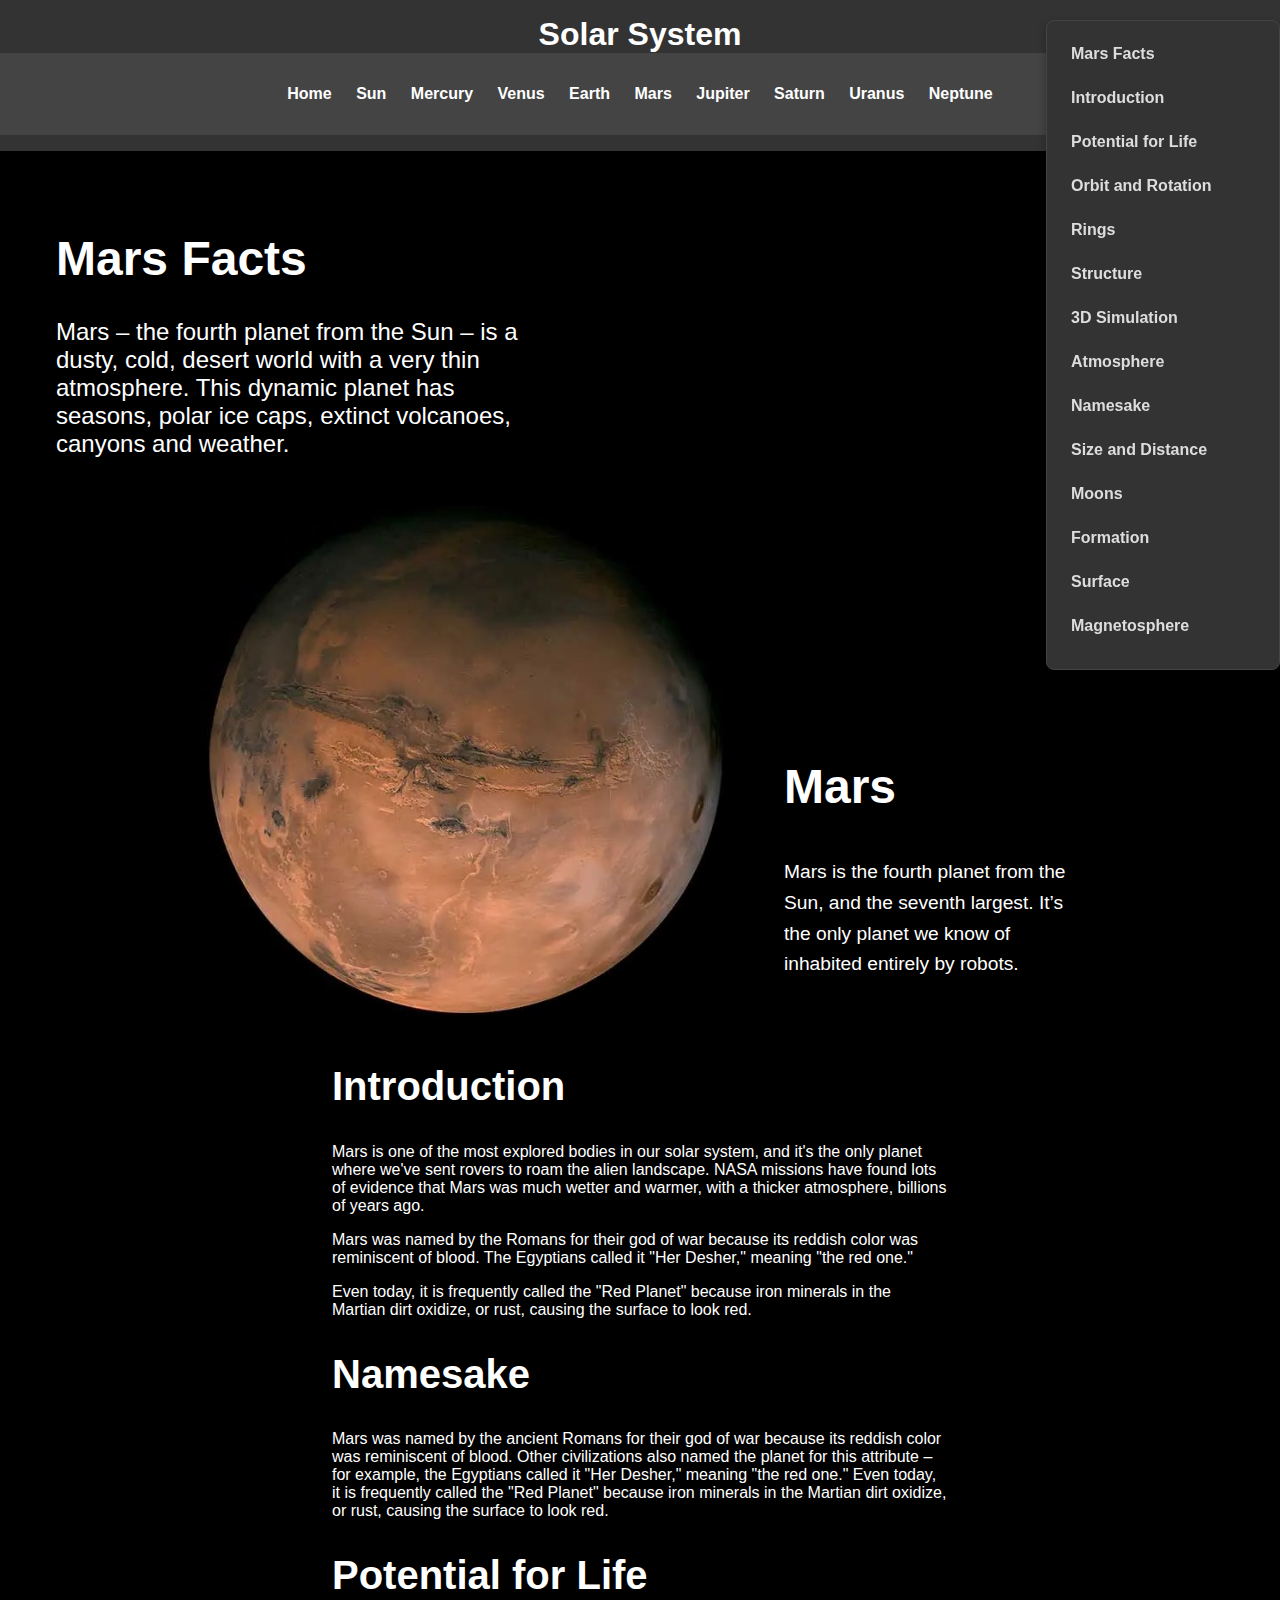
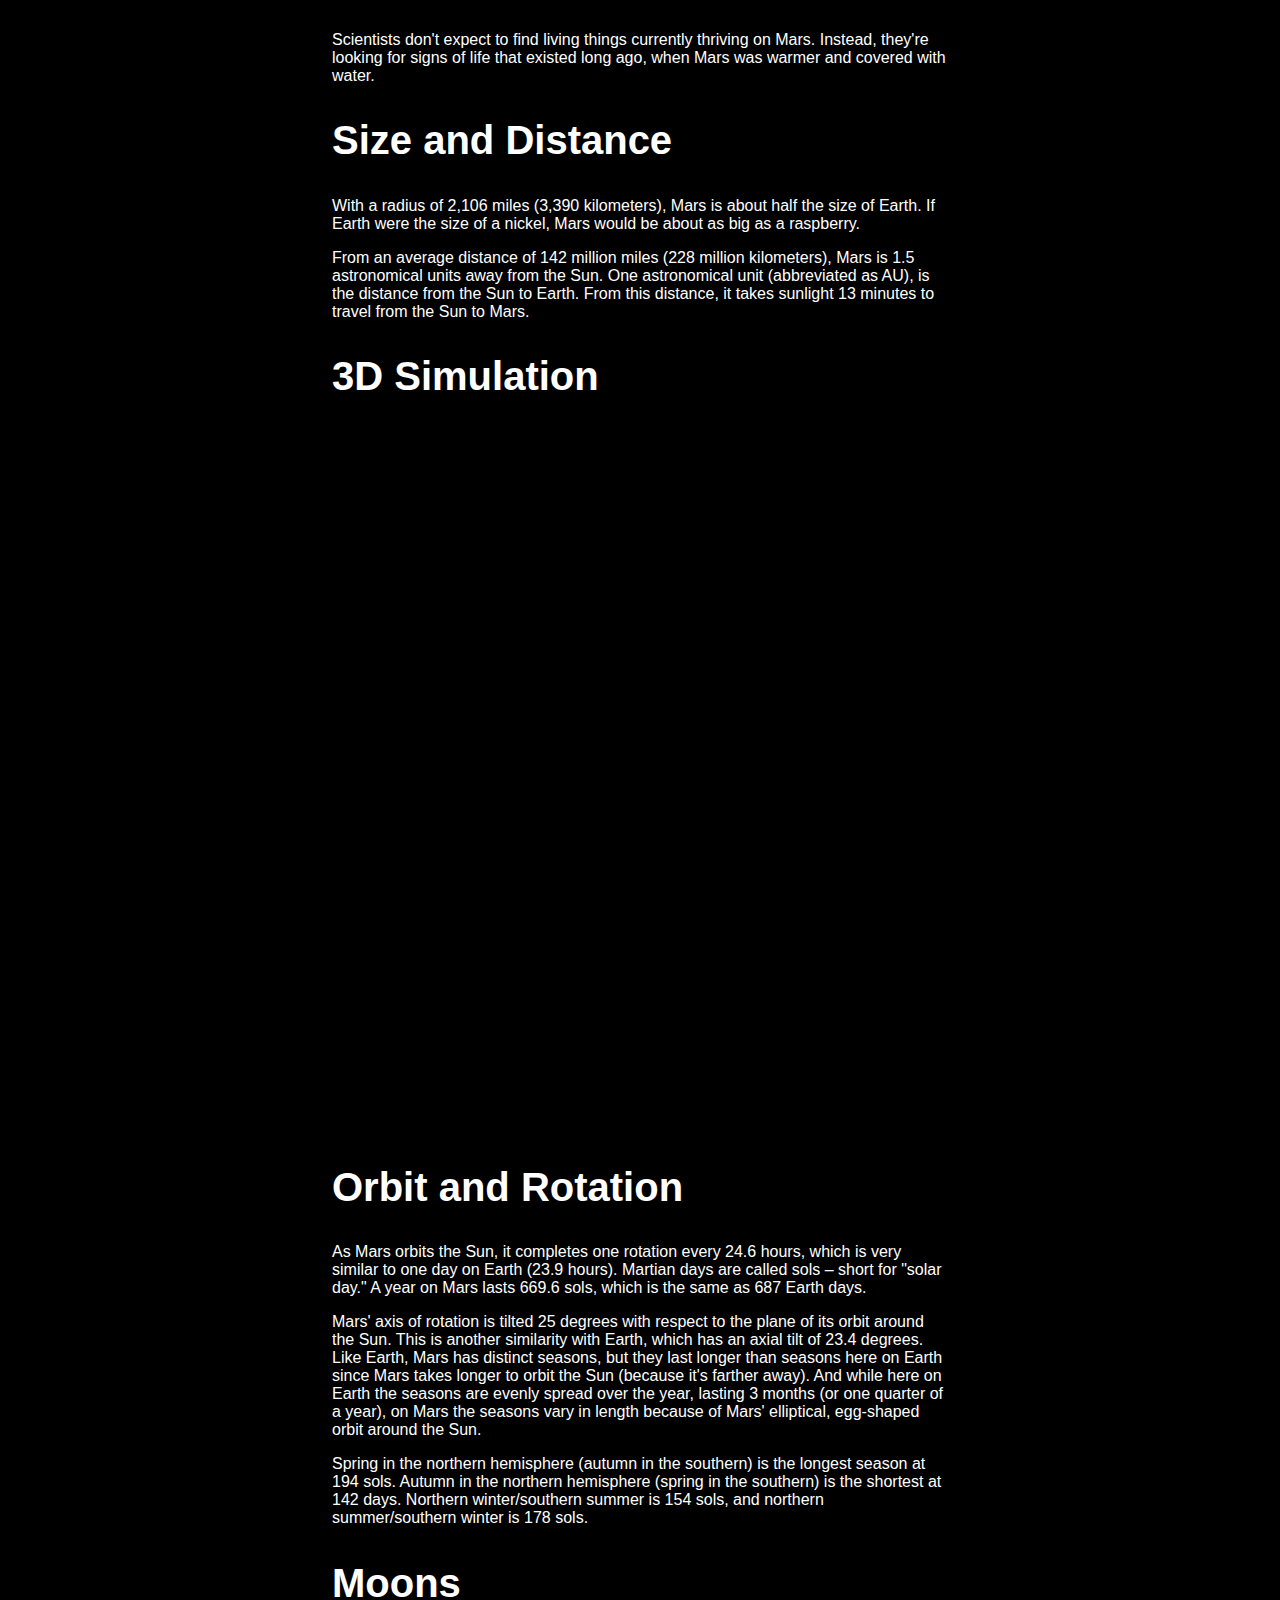
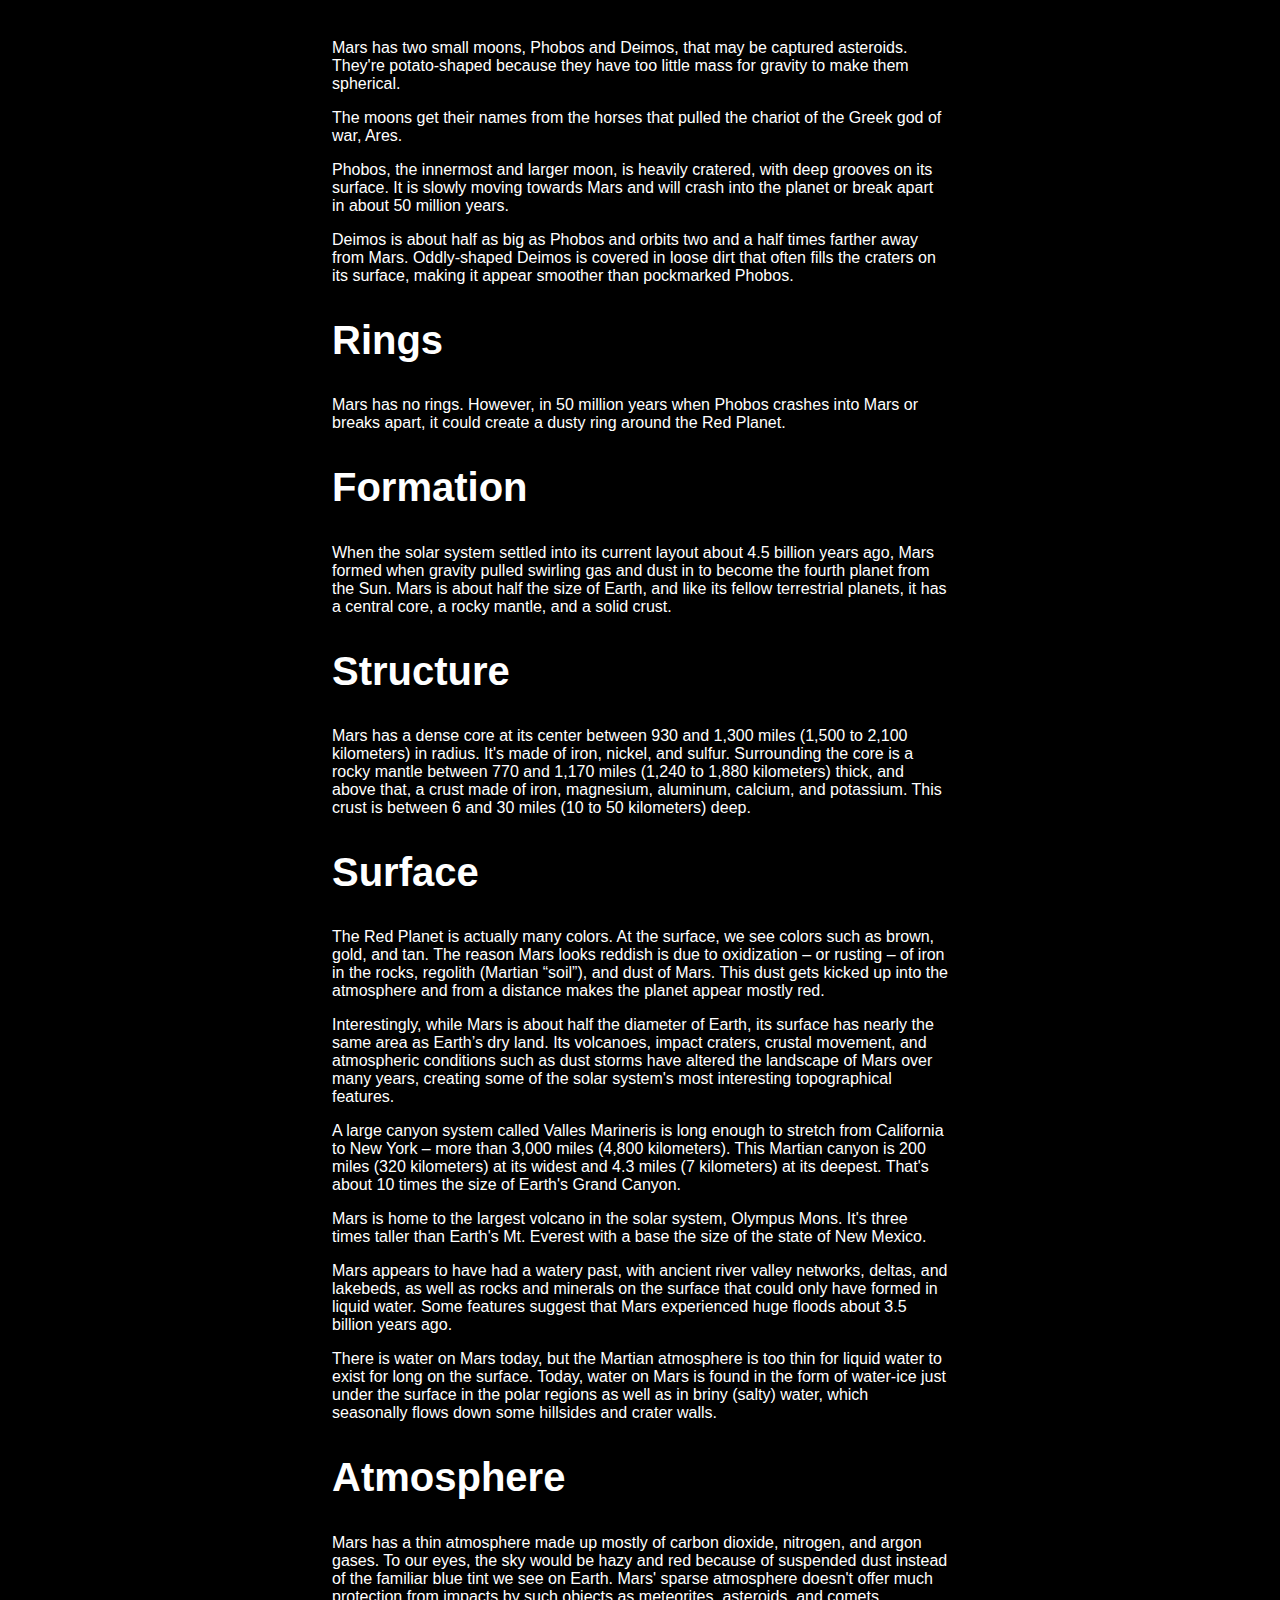
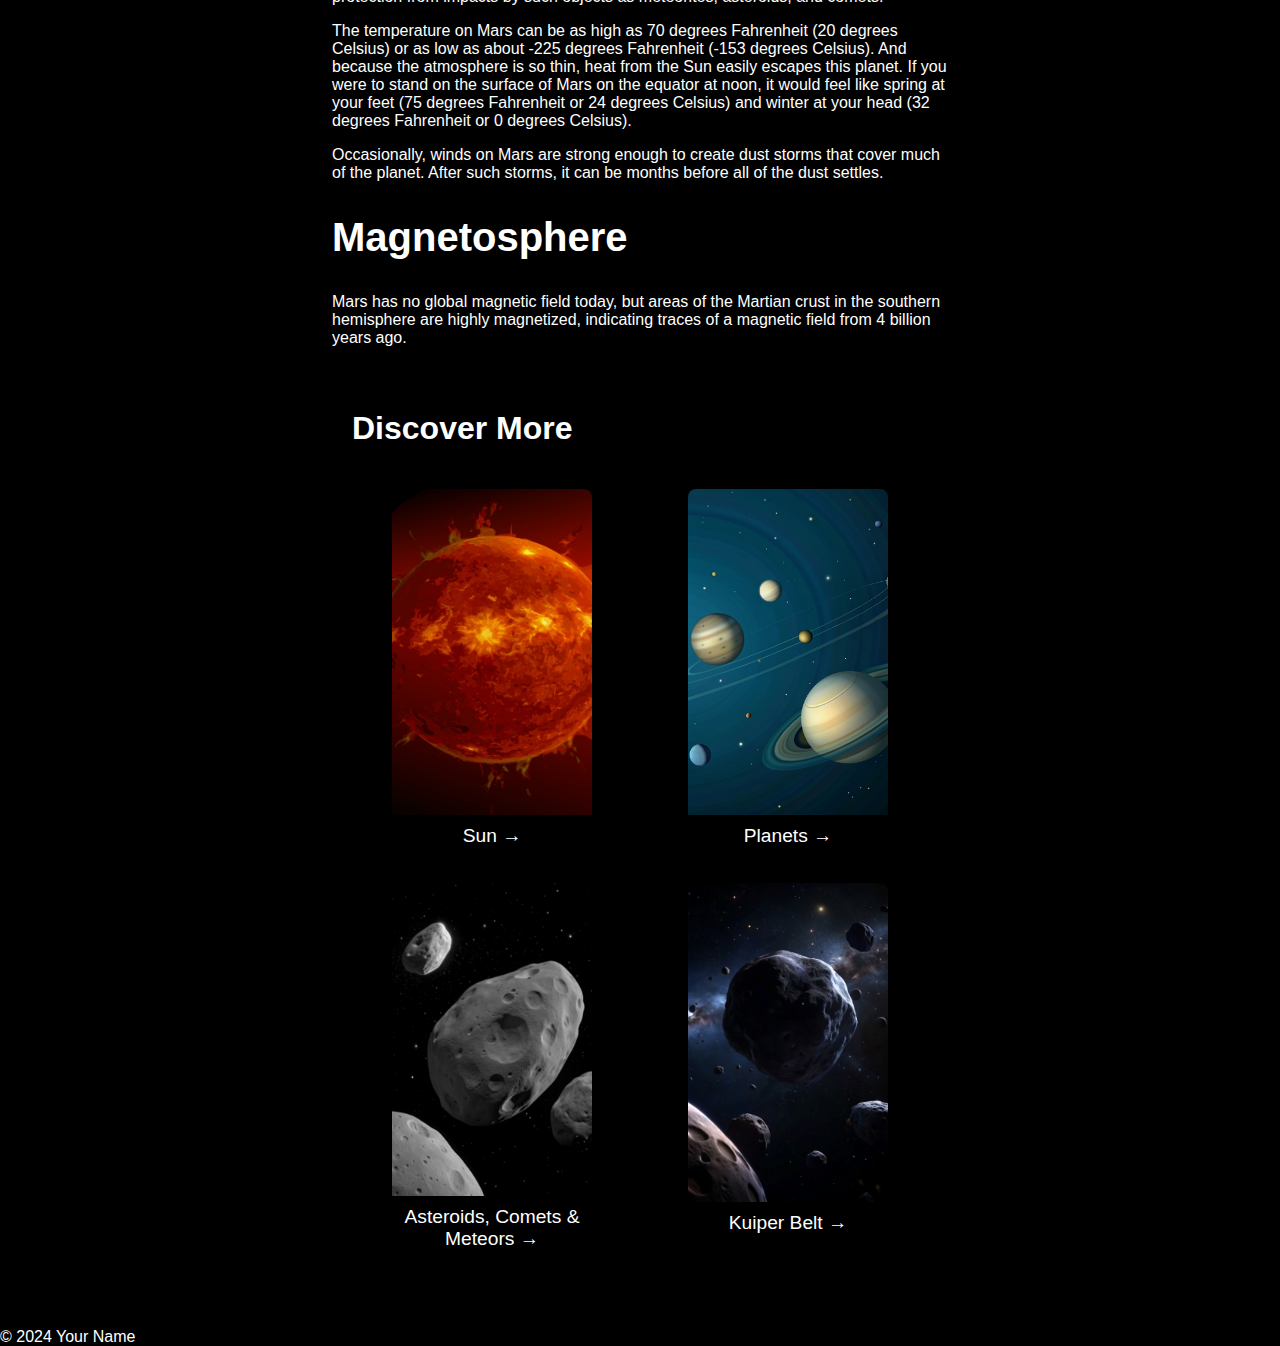
<file: mars.html>
<!DOCTYPE html>
<html lang="en">
<head>
    <meta charset="UTF-8">
    <meta name="viewport" content="width=device-width, initial-scale=1.0">
    <title>Mars - Solar System</title>
    <link rel="stylesheet" href="styles/mars.css">
</head>
<body>
    <header>
        <h1>Solar System</h1>
        <nav>
            <ul>
                <li><a href="index.html">Home</a></li>
                <li><a href="sun.html">Sun</a></li>
                <li><a href="mercury.html">Mercury</a></li>
                <li><a href="venus.html">Venus</a></li>
                <li><a href="earth.html">Earth</a></li>
                <li><a href="mars.html">Mars</a></li>
                <li><a href="jupiter.html">Jupiter</a></li>
                <li><a href="saturn.html">Saturn</a></li>
                <li><a href="uranus.html">Uranus</a></li>
                <li><a href="neptune.html">Neptune</a></li>
                <!-- Добавьте ссылки на другие планеты здесь -->
            </ul>
        </nav>
    </header>
    <main>
          <div class="side-navigation">
              <ul>
                  <li><a href="#facts">Mars Facts</a></li>
                  <li><a href="#introduction">Introduction</a></li>
                  <li><a href="#potential-for-life">Potential for Life</a></li>
                  <li><a href="#orbit-and-rotation">Orbit and Rotation</a></li>
                  <li><a href="#rings">Rings</a></li>
                  <li><a href="#structure">Structure</a></li>
                  <li><a href="#3d-simulation">3D Simulation</a></li>
                  <li><a href="#atmosphere">Atmosphere</a></li>
                  <li><a href="#namesake">Namesake</a></li>
                  <li><a href="#size-and-distance">Size and Distance</a></li>
                  <li><a href="#moons">Moons</a></li>
                  <li><a href="#formation">Formation</a></li>
                  <li><a href="#surface">Surface</a></li>
                  <li><a href="#magnetosphere">Magnetosphere</a></li>
              </ul>
          </div>
          <div class="text-content">
          <section class="text-section" id="facts">
              <h1>Mars Facts</h1>
              <p>Mars – the fourth planet from the Sun – is a dusty, cold, desert world with a very thin atmosphere. This dynamic planet has seasons, polar ice caps, extinct volcanoes, canyons and weather.</p>
          </section>
          </div>

        <section class="planet-background">
            <h1>Mars</h1>
            <p>Mars is the fourth planet from the Sun, and the seventh largest. It’s the only planet we know of inhabited entirely by robots.</p>
        </section>
        <div class="content">

        <section id="introduction">
            <h2>Introduction</h2>
            <p>Mars is one of the most explored bodies in our solar system, and it's the only planet where we've sent rovers to roam the alien landscape. NASA missions have found lots of evidence that Mars was much wetter and warmer, with a thicker atmosphere, billions of years ago.</p>

            <p>Mars was named by the Romans for their god of war because its reddish color was reminiscent of blood. The Egyptians called it "Her Desher," meaning "the red one."</p>

            <p>Even today, it is frequently called the "Red Planet" because iron minerals in the Martian dirt oxidize, or rust, causing the surface to look red.</p>
        </section>

        <section id="namesake">
            <h2>Namesake</h2>
            <p>Mars was named by the ancient Romans for their god of war because its reddish color was reminiscent of blood. Other civilizations also named the planet for this attribute – for example, the Egyptians called it "Her Desher," meaning "the red one." Even today, it is frequently called the "Red Planet" because iron minerals in the Martian dirt oxidize, or rust, causing the surface to look red.</p>
        </section>

        <section id="potential-for-life">
            <h2>Potential for Life</h2>
            <p>Scientists don't expect to find living things currently thriving on Mars. Instead, they're looking for signs of life that existed long ago, when Mars was warmer and covered with water.</p>
        </section>

        <section id="size-and-distance">
            <h2>Size and Distance</h2>
            <p>With a radius of 2,106 miles (3,390 kilometers), Mars is about half the size of Earth. If Earth were the size of a nickel, Mars would be about as big as a raspberry.</p>

            <p>From an average distance of 142 million miles (228 million kilometers), Mars is 1.5 astronomical units away from the Sun. One astronomical unit (abbreviated as AU), is the distance from the Sun to Earth. From this distance, it takes sunlight 13 minutes to travel from the Sun to Mars.</p>
        </section>

        <section id="3d-simulation">
            <h2>3D Simulation</h2>
            <div class="simulation-container">
                <iframe src="https://eyes.nasa.gov/apps/solar-system/#/mars?detailPanel=false" allowfullscreen ></iframe>
            </div>
        </section>

        <section id="orbit-and-rotation">
            <h2>Orbit and Rotation</h2>
            <p>As Mars orbits the Sun, it completes one rotation every 24.6 hours, which is very similar to one day on Earth (23.9 hours). Martian days are called sols – short for "solar day." A year on Mars lasts 669.6 sols, which is the same as 687 Earth days.</p>

            <p>Mars' axis of rotation is tilted 25 degrees with respect to the plane of its orbit around the Sun. This is another similarity with Earth, which has an axial tilt of 23.4 degrees. Like Earth, Mars has distinct seasons, but they last longer than seasons here on Earth since Mars takes longer to orbit the Sun (because it's farther away). And while here on Earth the seasons are evenly spread over the year, lasting 3 months (or one quarter of a year), on Mars the seasons vary in length because of Mars' elliptical, egg-shaped orbit around the Sun.</p>

            <p>Spring in the northern hemisphere (autumn in the southern) is the longest season at 194 sols. Autumn in the northern hemisphere (spring in the southern) is the shortest at 142 days. Northern winter/southern summer is 154 sols, and northern summer/southern winter is 178 sols.</p>
        </section>

        <section id="moons">
            <h2>Moons</h2>
            <p>Mars has two small moons, Phobos and Deimos, that may be captured asteroids. They're potato-shaped because they have too little mass for gravity to make them spherical.</p>

            <p>The moons get their names from the horses that pulled the chariot of the Greek god of war, Ares.</p>

            <p>Phobos, the innermost and larger moon, is heavily cratered, with deep grooves on its surface. It is slowly moving towards Mars and will crash into the planet or break apart in about 50 million years.</p>

            <p>Deimos is about half as big as Phobos and orbits two and a half times farther away from Mars. Oddly-shaped Deimos is covered in loose dirt that often fills the craters on its surface, making it appear smoother than pockmarked Phobos.</p>
        </section>

        <section id="rings">
            <h2>Rings</h2>
            <p>Mars has no rings. However, in 50 million years when Phobos crashes into Mars or breaks apart, it could create a dusty ring around the Red Planet.</p>
        </section>

        <section id="formation">
            <h2>Formation</h2>
            <p>When the solar system settled into its current layout about 4.5 billion years ago, Mars formed when gravity pulled swirling gas and dust in to become the fourth planet from the Sun. Mars is about half the size of Earth, and like its fellow terrestrial planets, it has a central core, a rocky mantle, and a solid crust.</p>
        </section>

        <section id="structure">
            <h2>Structure</h2>
            <p>Mars has a dense core at its center between 930 and 1,300 miles (1,500 to 2,100 kilometers) in radius. It's made of iron, nickel, and sulfur. Surrounding the core is a rocky mantle between 770 and 1,170 miles (1,240 to 1,880 kilometers) thick, and above that, a crust made of iron, magnesium, aluminum, calcium, and potassium. This crust is between 6 and 30 miles (10 to 50 kilometers) deep.</p>
        </section>

        <section id="surface">
            <h2>Surface</h2>
            <p>The Red Planet is actually many colors. At the surface, we see colors such as brown, gold, and tan. The reason Mars looks reddish is due to oxidization – or rusting – of iron in the rocks, regolith (Martian “soil”), and dust of Mars. This dust gets kicked up into the atmosphere and from a distance makes the planet appear mostly red.</p>

            <p>Interestingly, while Mars is about half the diameter of Earth, its surface has nearly the same area as Earth’s dry land. Its volcanoes, impact craters, crustal movement, and atmospheric conditions such as dust storms have altered the landscape of Mars over many years, creating some of the solar system's most interesting topographical features.</p>

            <p>A large canyon system called Valles Marineris is long enough to stretch from California to New York – more than 3,000 miles (4,800 kilometers). This Martian canyon is 200 miles (320 kilometers) at its widest and 4.3 miles (7 kilometers) at its deepest. That's about 10 times the size of Earth's Grand Canyon.</p>

            <p>Mars is home to the largest volcano in the solar system, Olympus Mons. It's three times taller than Earth's Mt. Everest with a base the size of the state of New Mexico.</p>

            <p>Mars appears to have had a watery past, with ancient river valley networks, deltas, and lakebeds, as well as rocks and minerals on the surface that could only have formed in liquid water. Some features suggest that Mars experienced huge floods about 3.5 billion years ago.</p>

            <p>There is water on Mars today, but the Martian atmosphere is too thin for liquid water to exist for long on the surface. Today, water on Mars is found in the form of water-ice just under the surface in the polar regions as well as in briny (salty) water, which seasonally flows down some hillsides and crater walls.</p>
        </section>

        <section id="atmosphere">
            <h2>Atmosphere</h2>
            <p>Mars has a thin atmosphere made up mostly of carbon dioxide, nitrogen, and argon gases. To our eyes, the sky would be hazy and red because of suspended dust instead of the familiar blue tint we see on Earth. Mars' sparse atmosphere doesn't offer much protection from impacts by such objects as meteorites, asteroids, and comets.</p>

            <p>The temperature on Mars can be as high as 70 degrees Fahrenheit (20 degrees Celsius) or as low as about -225 degrees Fahrenheit (-153 degrees Celsius). And because the atmosphere is so thin, heat from the Sun easily escapes this planet. If you were to stand on the surface of Mars on the equator at noon, it would feel like spring at your feet (75 degrees Fahrenheit or 24 degrees Celsius) and winter at your head (32 degrees Fahrenheit or 0 degrees Celsius).</p>

            <p>Occasionally, winds on Mars are strong enough to create dust storms that cover much of the planet. After such storms, it can be months before all of the dust settles.</p>
        </section>

        <section id="magnetosphere">
            <h2>Magnetosphere</h2>
            <p>Mars has no global magnetic field today, but areas of the Martian crust in the southern hemisphere are highly magnetized, indicating traces of a magnetic field from 4 billion years ago.</p>
        </section>

        <div class="more-topics">
            <h2>Discover More</h2>
            <div class="topics-grid">
                <a href="sun.html" class="topic-card">
                    <img src="images/sun.jpg" alt="Sun">
                    <p>Sun &rarr;</p>
                </a>
                <a href="planets.html" class="topic-card">
                    <img src="images/planets.jpg" alt="Planets">
                    <p>Planets &rarr;</p>
                </a>
                <a href="asteroids.html" class="topic-card">
                    <img src="images/asteroids.jpg" alt="Asteroids, Comets & Meteors">
                    <p>Asteroids, Comets & Meteors &rarr;</p>
                </a>
                <a href="kuiper-belt.html" class="topic-card">
                    <img src="images/kuiper-belt.jpg" alt="Kuiper Belt">
                    <p>Kuiper Belt &rarr;</p>
                </a>
            </div>
        </div>


    </main>

    <footer>
        <p>&copy; 2024 Your Name</p>
    </footer>
</body>
</html>
</file>
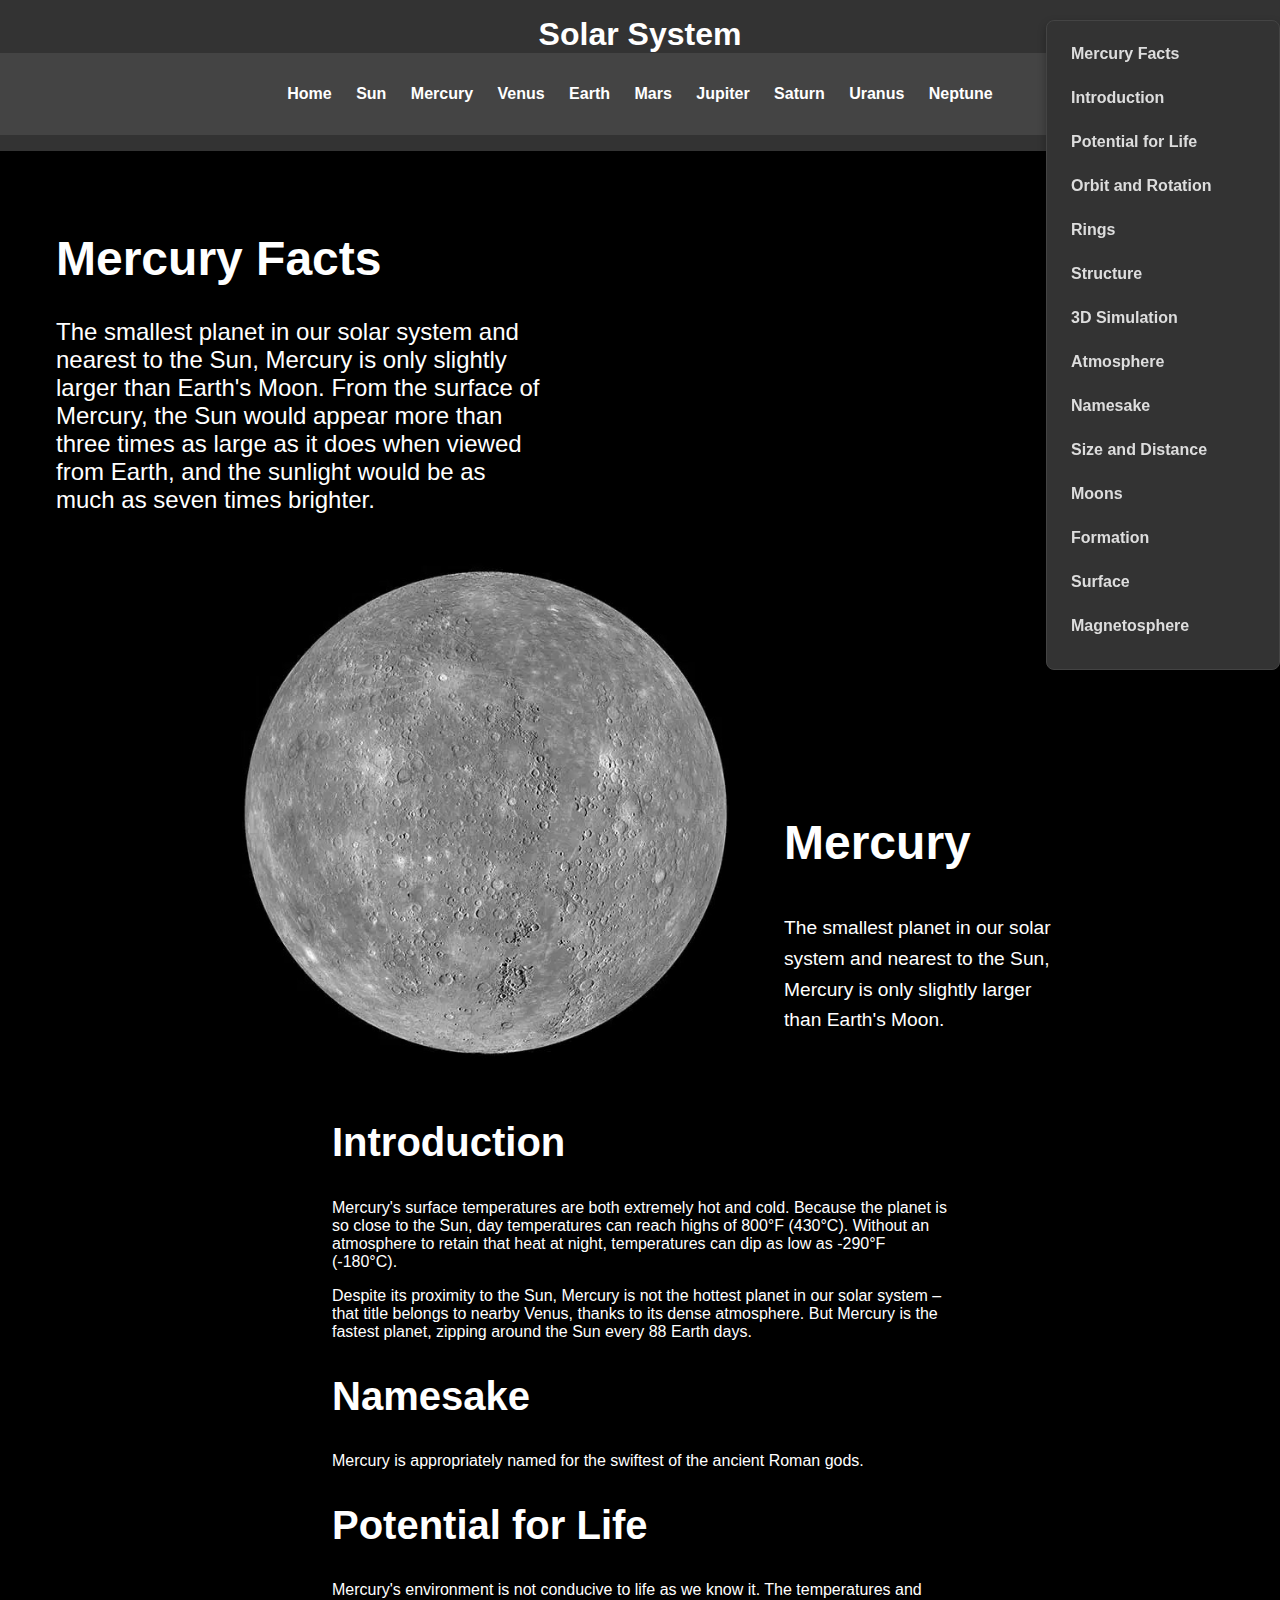
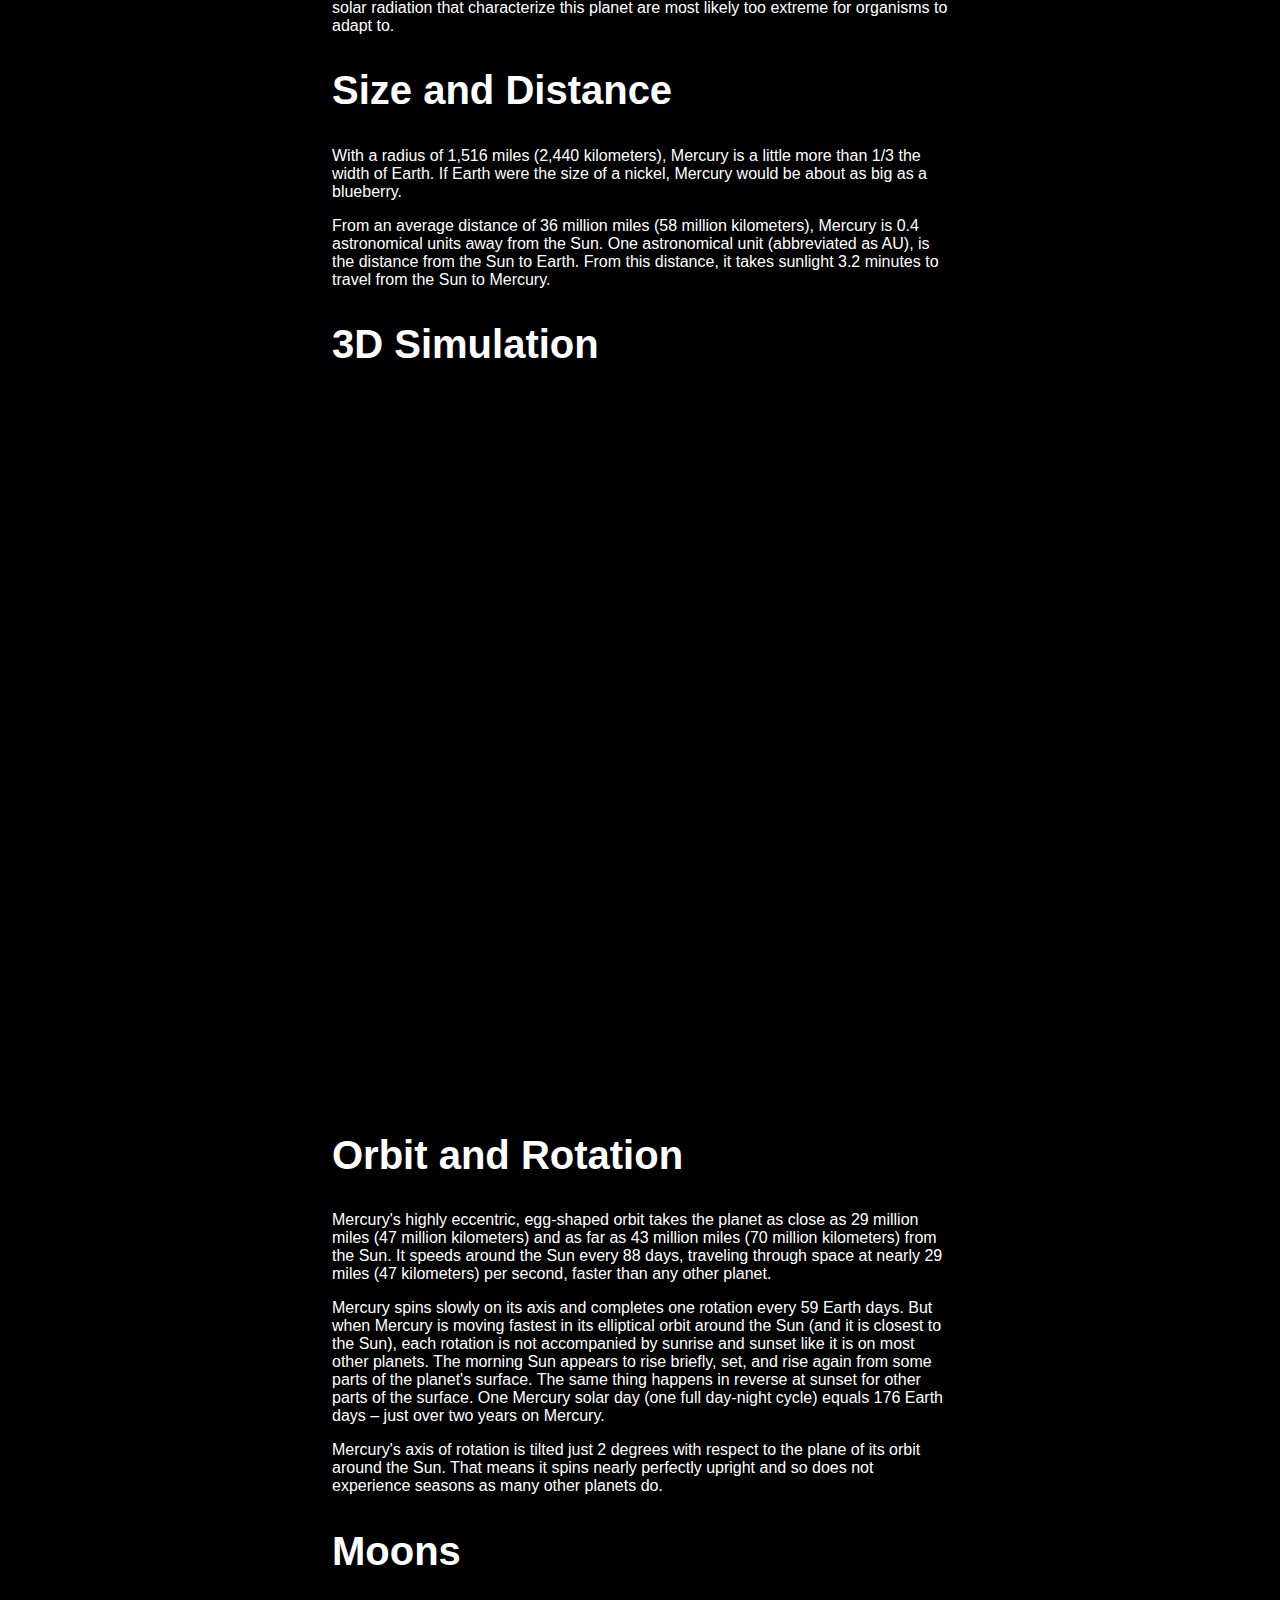
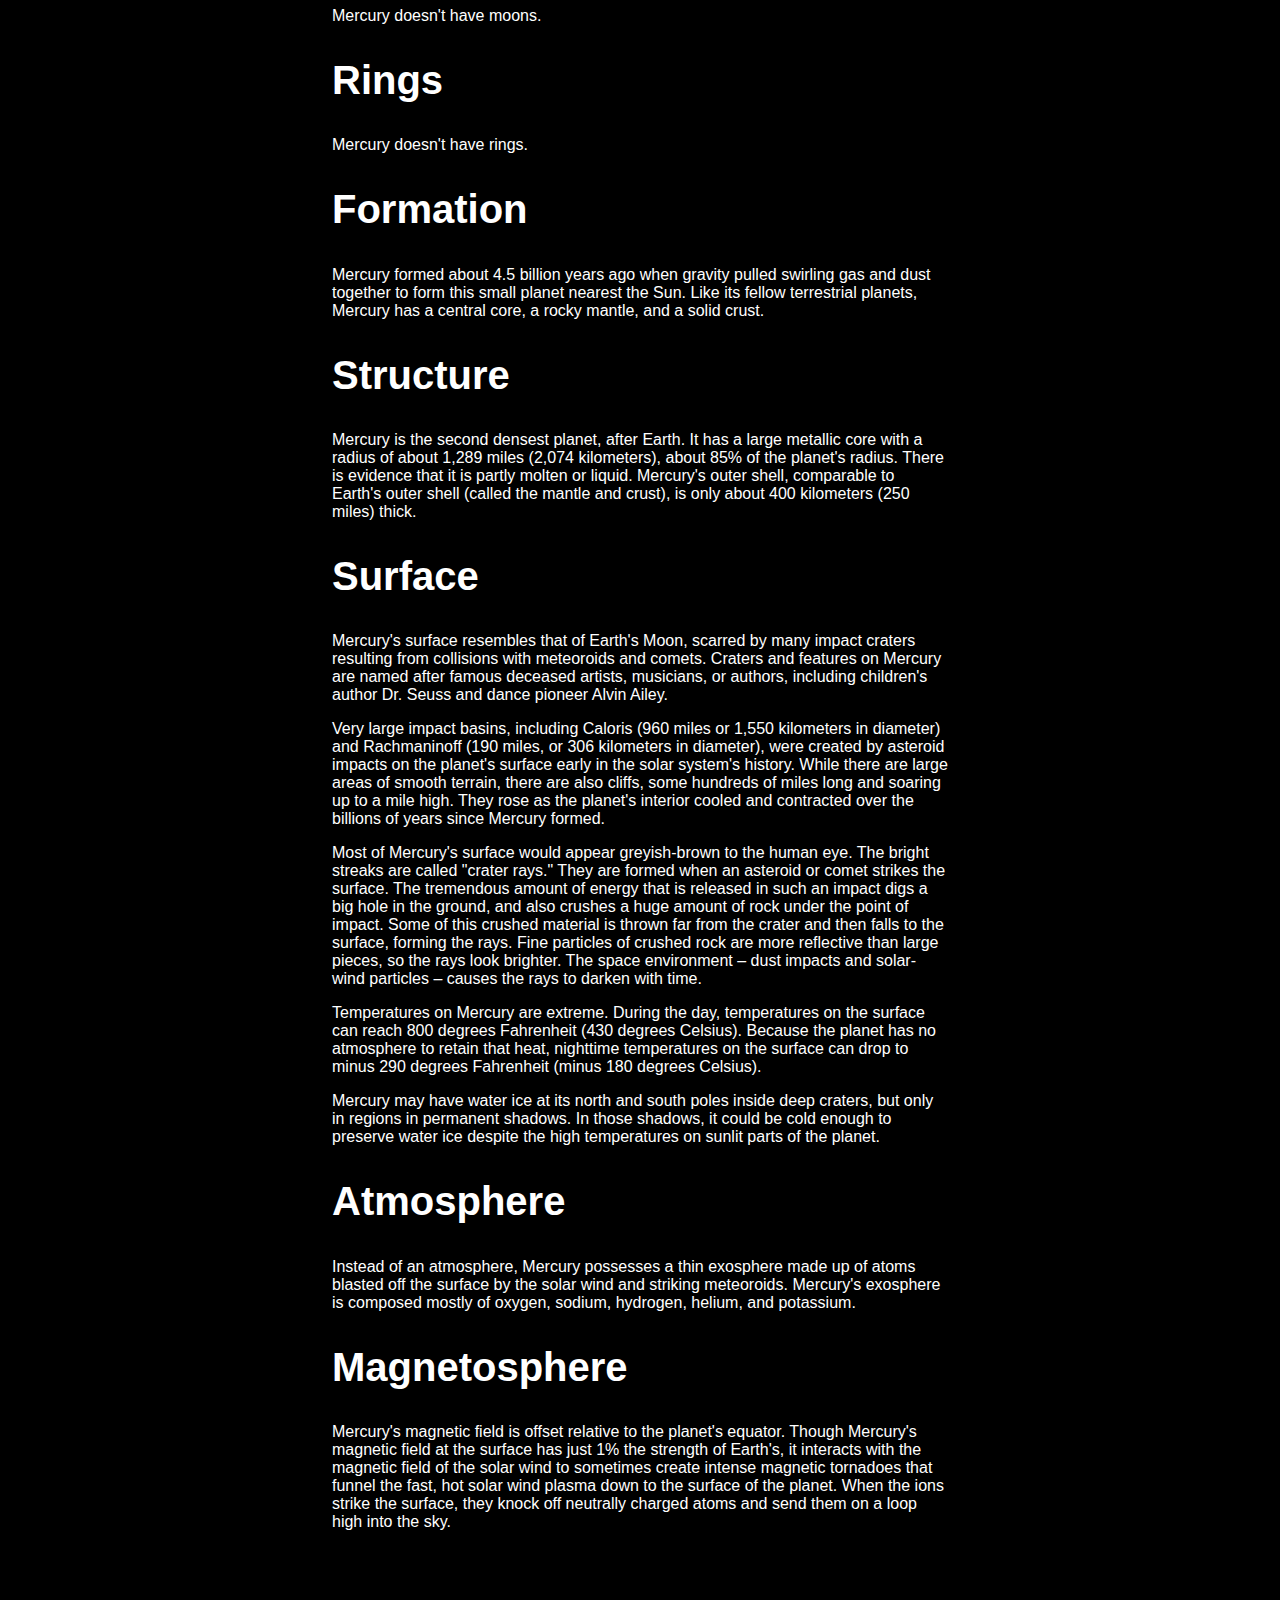
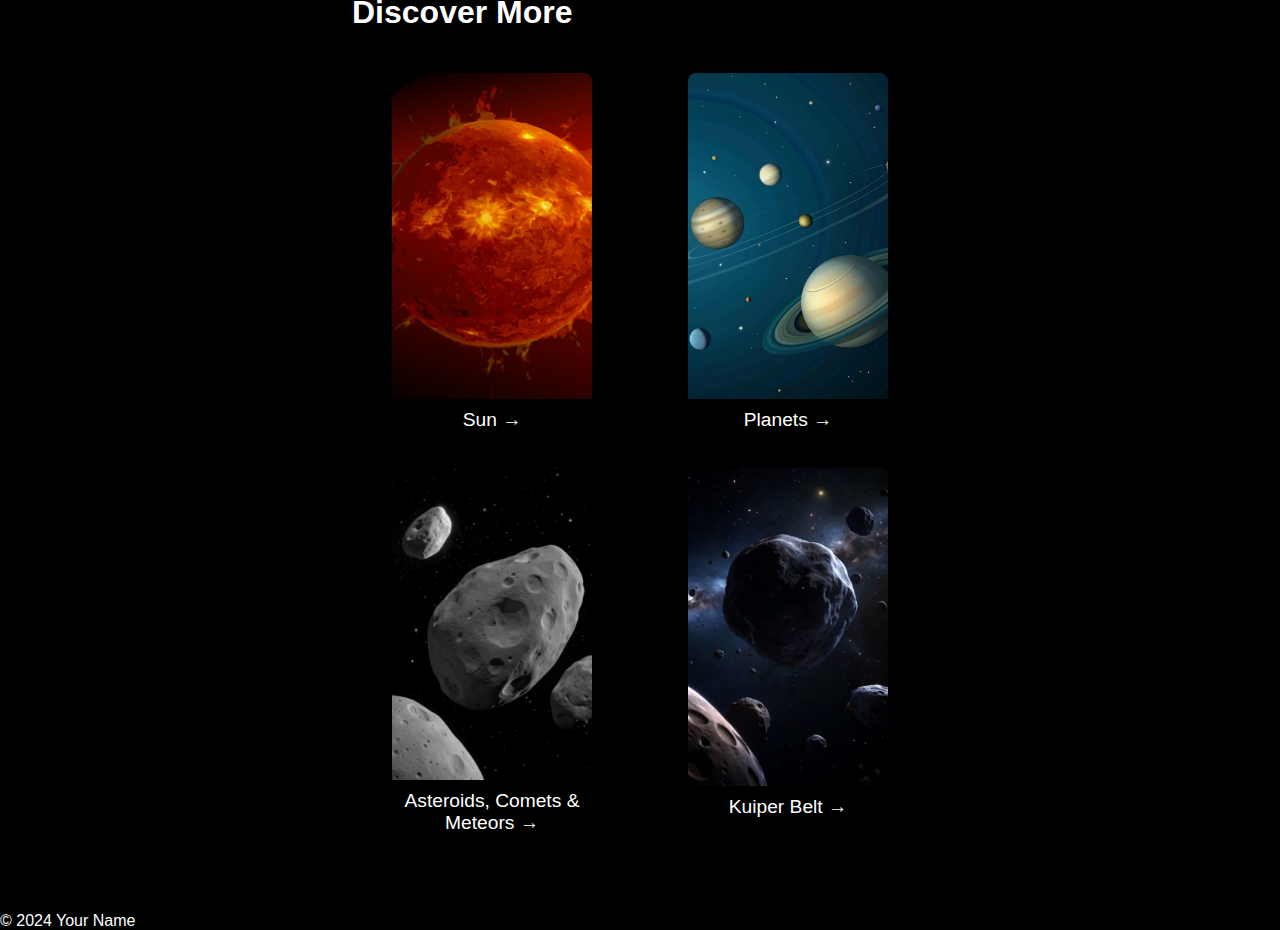
<file: mercury.html>
<!DOCTYPE html>
<html lang="en">
<head>
    <meta charset="UTF-8">
    <meta name="viewport" content="width=device-width, initial-scale=1.0">
    <title>Mercury - Solar System</title>
    <link rel="stylesheet" href="styles/mercury.css">
</head>
<body>
    <header>
        <h1>Solar System</h1>
        <nav>
            <ul>
                <li><a href="index.html">Home</a></li>
                <li><a href="sun.html">Sun</a></li>
                <li><a href="mercury.html">Mercury</a></li>
                <li><a href="venus.html">Venus</a></li>
                <li><a href="earth.html">Earth</a></li>
                <li><a href="mars.html">Mars</a></li>
                <li><a href="jupiter.html">Jupiter</a></li>
                <li><a href="saturn.html">Saturn</a></li>
                <li><a href="uranus.html">Uranus</a></li>
                <li><a href="neptune.html">Neptune</a></li>
                <!-- Добавьте ссылки на другие планеты здесь -->
            </ul>
        </nav>
    </header>
    <main>
          <div class="side-navigation">
              <ul>
                  <li><a href="#facts">Mercury Facts</a></li>
                  <li><a href="#introduction">Introduction</a></li>
                  <li><a href="#potential-for-life">Potential for Life</a></li>
                  <li><a href="#orbit-and-rotation">Orbit and Rotation</a></li>
                  <li><a href="#rings">Rings</a></li>
                  <li><a href="#structure">Structure</a></li>
                  <li><a href="#3d-simulation">3D Simulation</a></li>
                  <li><a href="#atmosphere">Atmosphere</a></li>
                  <li><a href="#namesake">Namesake</a></li>
                  <li><a href="#size-and-distance">Size and Distance</a></li>
                  <li><a href="#moons">Moons</a></li>
                  <li><a href="#formation">Formation</a></li>
                  <li><a href="#surface">Surface</a></li>
                  <li><a href="#magnetosphere">Magnetosphere</a></li>
              </ul>
          </div>
          <div class="text-content">
          <section class="text-section" id="facts">
              <h1>Mercury Facts</h1>
              <p>The smallest planet in our solar system and nearest to the Sun, Mercury is only slightly larger than Earth's Moon. From the surface of Mercury, the Sun would appear more than three times as large as it does when viewed from Earth, and the sunlight would be as much as seven times brighter.</p>
          </section>
          </div>

        <section class="planet-background">
            <h1>Mercury</h1>
            <p>The smallest planet in our solar system and nearest to the Sun, Mercury is only slightly larger than Earth's Moon.</p>
        </section>
        <div class="content">

        <section id="introduction">
            <h2>Introduction</h2>
            <p>Mercury's surface temperatures are both extremely hot and cold. Because the planet is so close to the Sun, day temperatures can reach highs of 800°F (430°C). Without an atmosphere to retain that heat at night, temperatures can dip as low as -290°F (-180°C).</p>
            <p>Despite its proximity to the Sun, Mercury is not the hottest planet in our solar system – that title belongs to nearby Venus, thanks to its dense atmosphere. But Mercury is the fastest planet, zipping around the Sun every 88 Earth days.</p>
        </section>

        <section id="namesake">
            <h2>Namesake</h2>
            <p>Mercury is appropriately named for the swiftest of the ancient Roman gods.</p>
        </section>

        <section id="potential-for-life">
            <h2>Potential for Life</h2>
            <p>Mercury's environment is not conducive to life as we know it. The temperatures and solar radiation that characterize this planet are most likely too extreme for organisms to adapt to.</p>
        </section>

        <section id="size-and-distance">
            <h2>Size and Distance</h2>
            <p>With a radius of 1,516 miles (2,440 kilometers), Mercury is a little more than 1/3 the width of Earth. If Earth were the size of a nickel, Mercury would be about as big as a blueberry.</p>
            <p>From an average distance of 36 million miles (58 million kilometers), Mercury is 0.4 astronomical units away from the Sun. One astronomical unit (abbreviated as AU), is the distance from the Sun to Earth. From this distance, it takes sunlight 3.2 minutes to travel from the Sun to Mercury.</p>
        </section>

        <section id="3d-simulation">
            <h2>3D Simulation</h2>
            <div class="simulation-container">
                <iframe src="https://eyes.nasa.gov/apps/solar-system/#/mercury?detailPanel=false&logo=false&hd=true" allowfullscreen ></iframe>
            </div>
        </section>

        <section id="orbit-and-rotation">
            <h2>Orbit and Rotation</h2>
            <p>Mercury's highly eccentric, egg-shaped orbit takes the planet as close as 29 million miles (47 million kilometers) and as far as 43 million miles (70 million kilometers) from the Sun. It speeds around the Sun every 88 days, traveling through space at nearly 29 miles (47 kilometers) per second, faster than any other planet.</p>
            <p>Mercury spins slowly on its axis and completes one rotation every 59 Earth days. But when Mercury is moving fastest in its elliptical orbit around the Sun (and it is closest to the Sun), each rotation is not accompanied by sunrise and sunset like it is on most other planets. The morning Sun appears to rise briefly, set, and rise again from some parts of the planet's surface. The same thing happens in reverse at sunset for other parts of the surface. One Mercury solar day (one full day-night cycle) equals 176 Earth days – just over two years on Mercury.</p>
            <p>Mercury's axis of rotation is tilted just 2 degrees with respect to the plane of its orbit around the Sun. That means it spins nearly perfectly upright and so does not experience seasons as many other planets do.</p>
        </section>

        <section id="moons">
            <h2>Moons</h2>
            <p>Mercury doesn't have moons.</p>
        </section>

        <section id="rings">
            <h2>Rings</h2>
            <p>Mercury doesn't have rings.</p>
        </section>

        <section id="formation">
            <h2>Formation</h2>
            <p>Mercury formed about 4.5 billion years ago when gravity pulled swirling gas and dust together to form this small planet nearest the Sun. Like its fellow terrestrial planets, Mercury has a central core, a rocky mantle, and a solid crust.</p>
        </section>

        <section id="structure">
            <h2>Structure</h2>
            <p>Mercury is the second densest planet, after Earth. It has a large metallic core with a radius of about 1,289 miles (2,074 kilometers), about 85% of the planet's radius. There is evidence that it is partly molten or liquid. Mercury's outer shell, comparable to Earth's outer shell (called the mantle and crust), is only about 400 kilometers (250 miles) thick.</p>
        </section>

        <section id="surface">
            <h2>Surface</h2>
            <p>Mercury's surface resembles that of Earth's Moon, scarred by many impact craters resulting from collisions with meteoroids and comets. Craters and features on Mercury are named after famous deceased artists, musicians, or authors, including children's author Dr. Seuss and dance pioneer Alvin Ailey.</p>
            <p>Very large impact basins, including Caloris (960 miles or 1,550 kilometers in diameter) and Rachmaninoff (190 miles, or 306 kilometers in diameter), were created by asteroid impacts on the planet's surface early in the solar system's history. While there are large areas of smooth terrain, there are also cliffs, some hundreds of miles long and soaring up to a mile high. They rose as the planet's interior cooled and contracted over the billions of years since Mercury formed.</p>
            <p>Most of Mercury's surface would appear greyish-brown to the human eye. The bright streaks are called "crater rays." They are formed when an asteroid or comet strikes the surface. The tremendous amount of energy that is released in such an impact digs a big hole in the ground, and also crushes a huge amount of rock under the point of impact. Some of this crushed material is thrown far from the crater and then falls to the surface, forming the rays. Fine particles of crushed rock are more reflective than large pieces, so the rays look brighter. The space environment – dust impacts and solar-wind particles – causes the rays to darken with time.</p>
            <p>Temperatures on Mercury are extreme. During the day, temperatures on the surface can reach 800 degrees Fahrenheit (430 degrees Celsius). Because the planet has no atmosphere to retain that heat, nighttime temperatures on the surface can drop to minus 290 degrees Fahrenheit (minus 180 degrees Celsius).</p>
            <p>Mercury may have water ice at its north and south poles inside deep craters, but only in regions in permanent shadows. In those shadows, it could be cold enough to preserve water ice despite the high temperatures on sunlit parts of the planet.</p>
        </section>

        <section id="atmosphere">
            <h2>Atmosphere</h2>
            <p>Instead of an atmosphere, Mercury possesses a thin exosphere made up of atoms blasted off the surface by the solar wind and striking meteoroids. Mercury's exosphere is composed mostly of oxygen, sodium, hydrogen, helium, and potassium.</p>
        </section>

        <section id="magnetosphere">
            <h2>Magnetosphere</h2>
            <p>Mercury's magnetic field is offset relative to the planet's equator. Though Mercury's magnetic field at the surface has just 1% the strength of Earth's, it interacts with the magnetic field of the solar wind to sometimes create intense magnetic tornadoes that funnel the fast, hot solar wind plasma down to the surface of the planet. When the ions strike the surface, they knock off neutrally charged atoms and send them on a loop high into the sky.</p>
        </section>

        <div class="more-topics">
            <h2>Discover More</h2>
            <div class="topics-grid">
                <a href="sun.html" class="topic-card">
                    <img src="images/sun.jpg" alt="Sun">
                    <p>Sun &rarr;</p>
                </a>
                <a href="planets.html" class="topic-card">
                    <img src="images/planets.jpg" alt="Planets">
                    <p>Planets &rarr;</p>
                </a>
                <a href="asteroids.html" class="topic-card">
                    <img src="images/asteroids.jpg" alt="Asteroids, Comets & Meteors">
                    <p>Asteroids, Comets & Meteors &rarr;</p>
                </a>
                <a href="kuiper-belt.html" class="topic-card">
                    <img src="images/kuiper-belt.jpg" alt="Kuiper Belt">
                    <p>Kuiper Belt &rarr;</p>
                </a>
            </div>
        </div>



    </main>

    <footer>
        <p>&copy; 2024 Your Name</p>
    </footer>
</body>
</html>
</file>
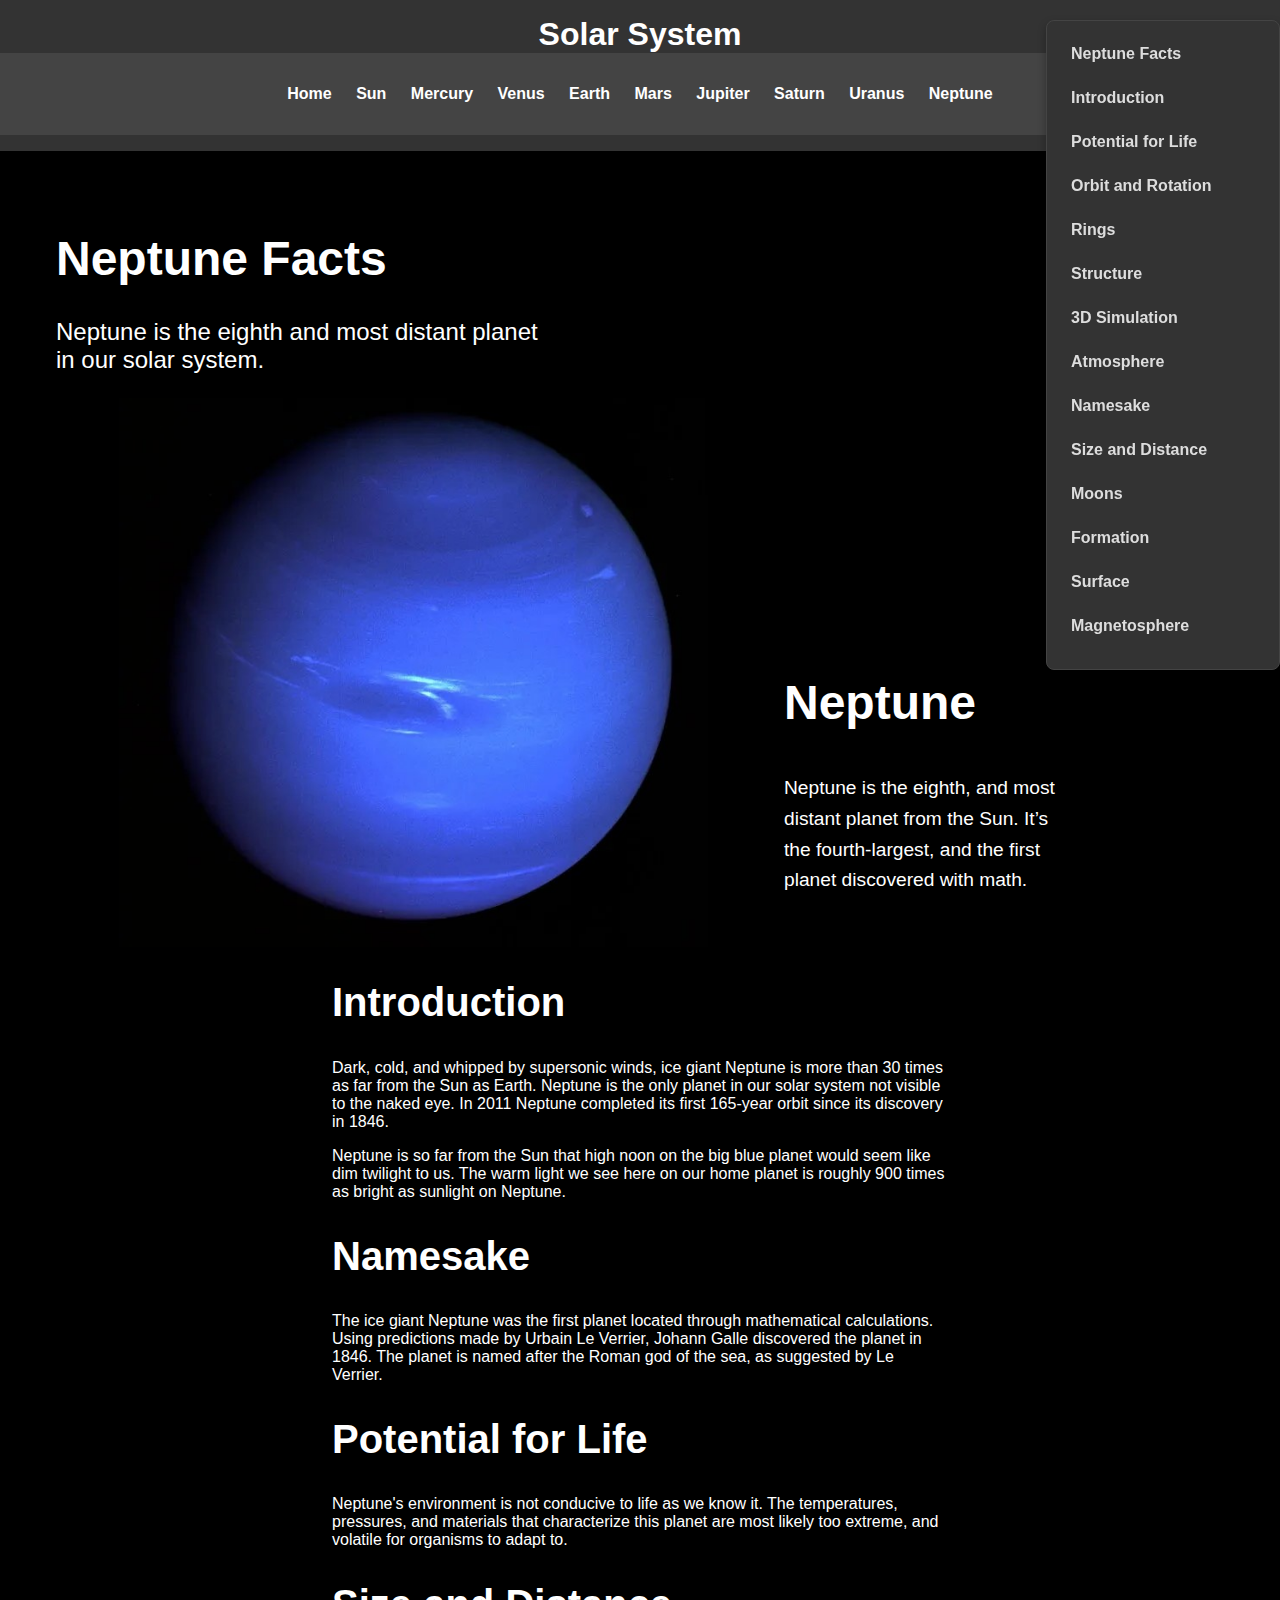
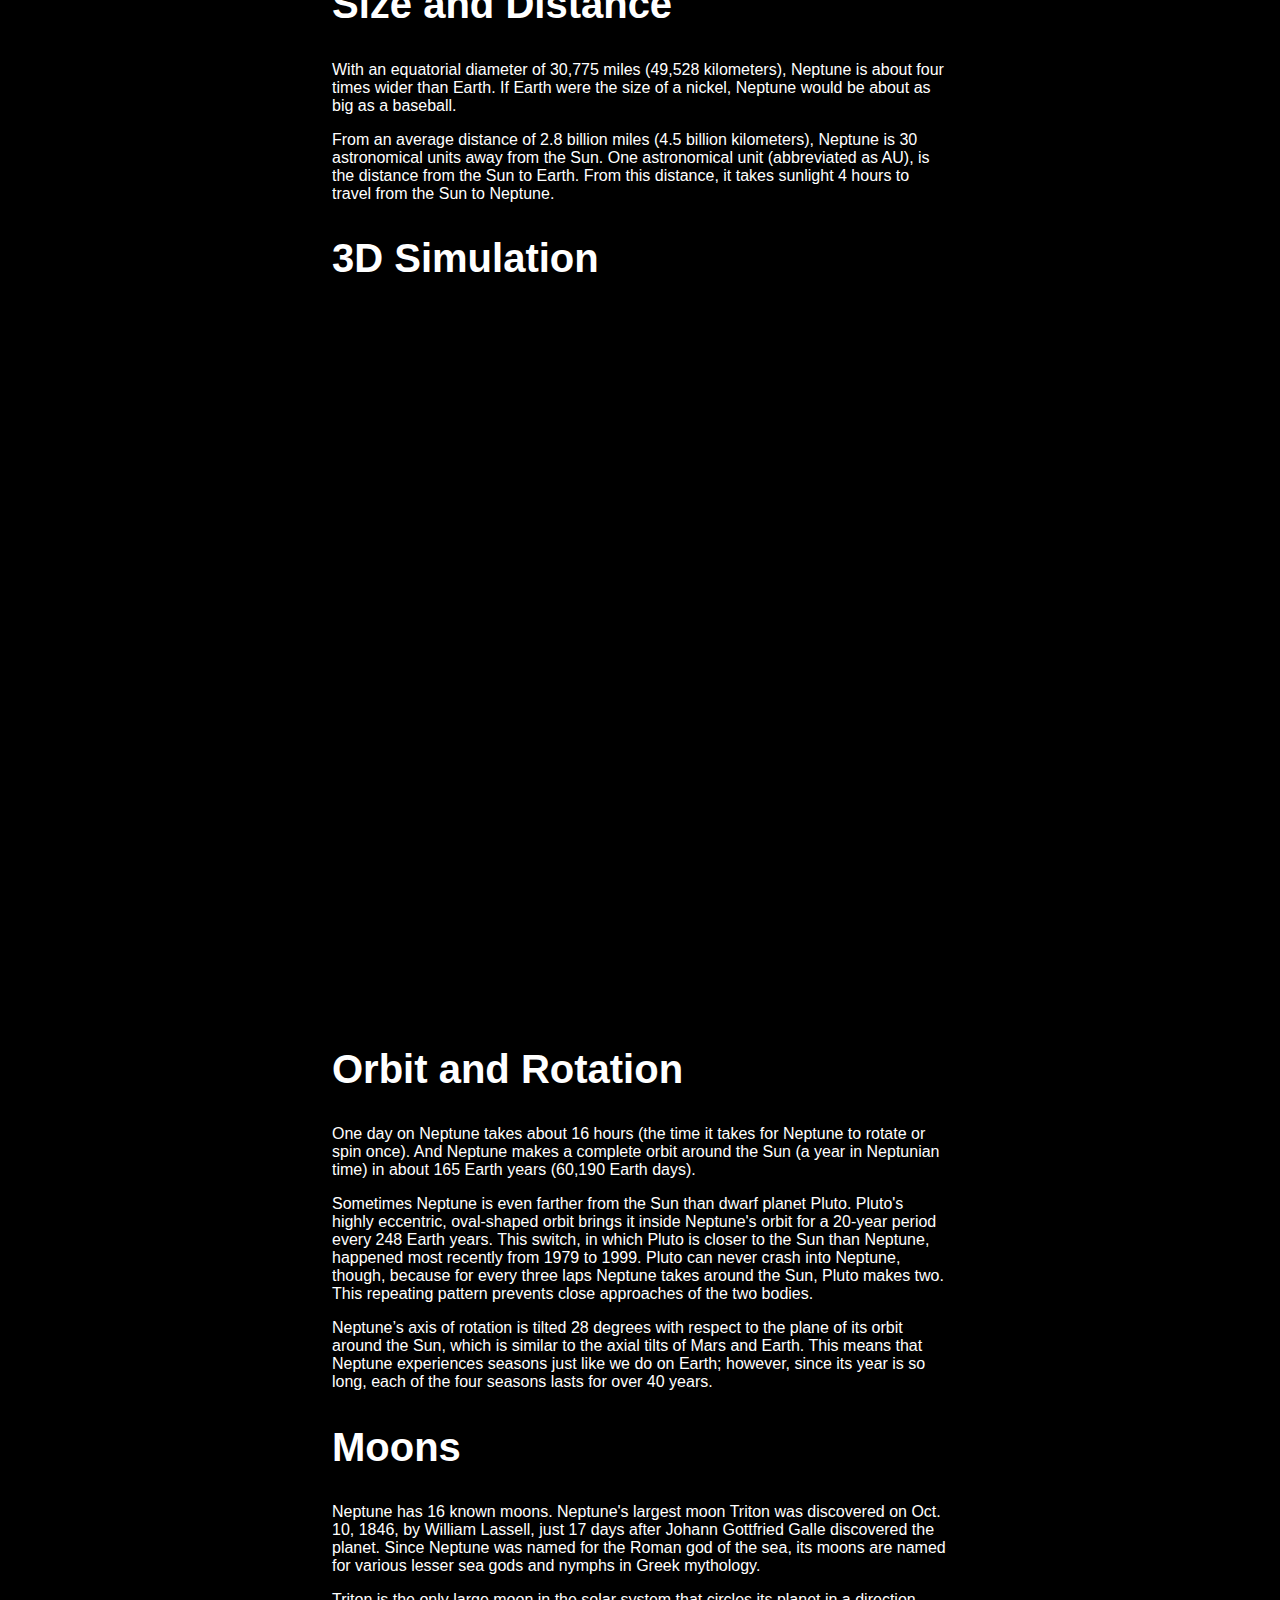
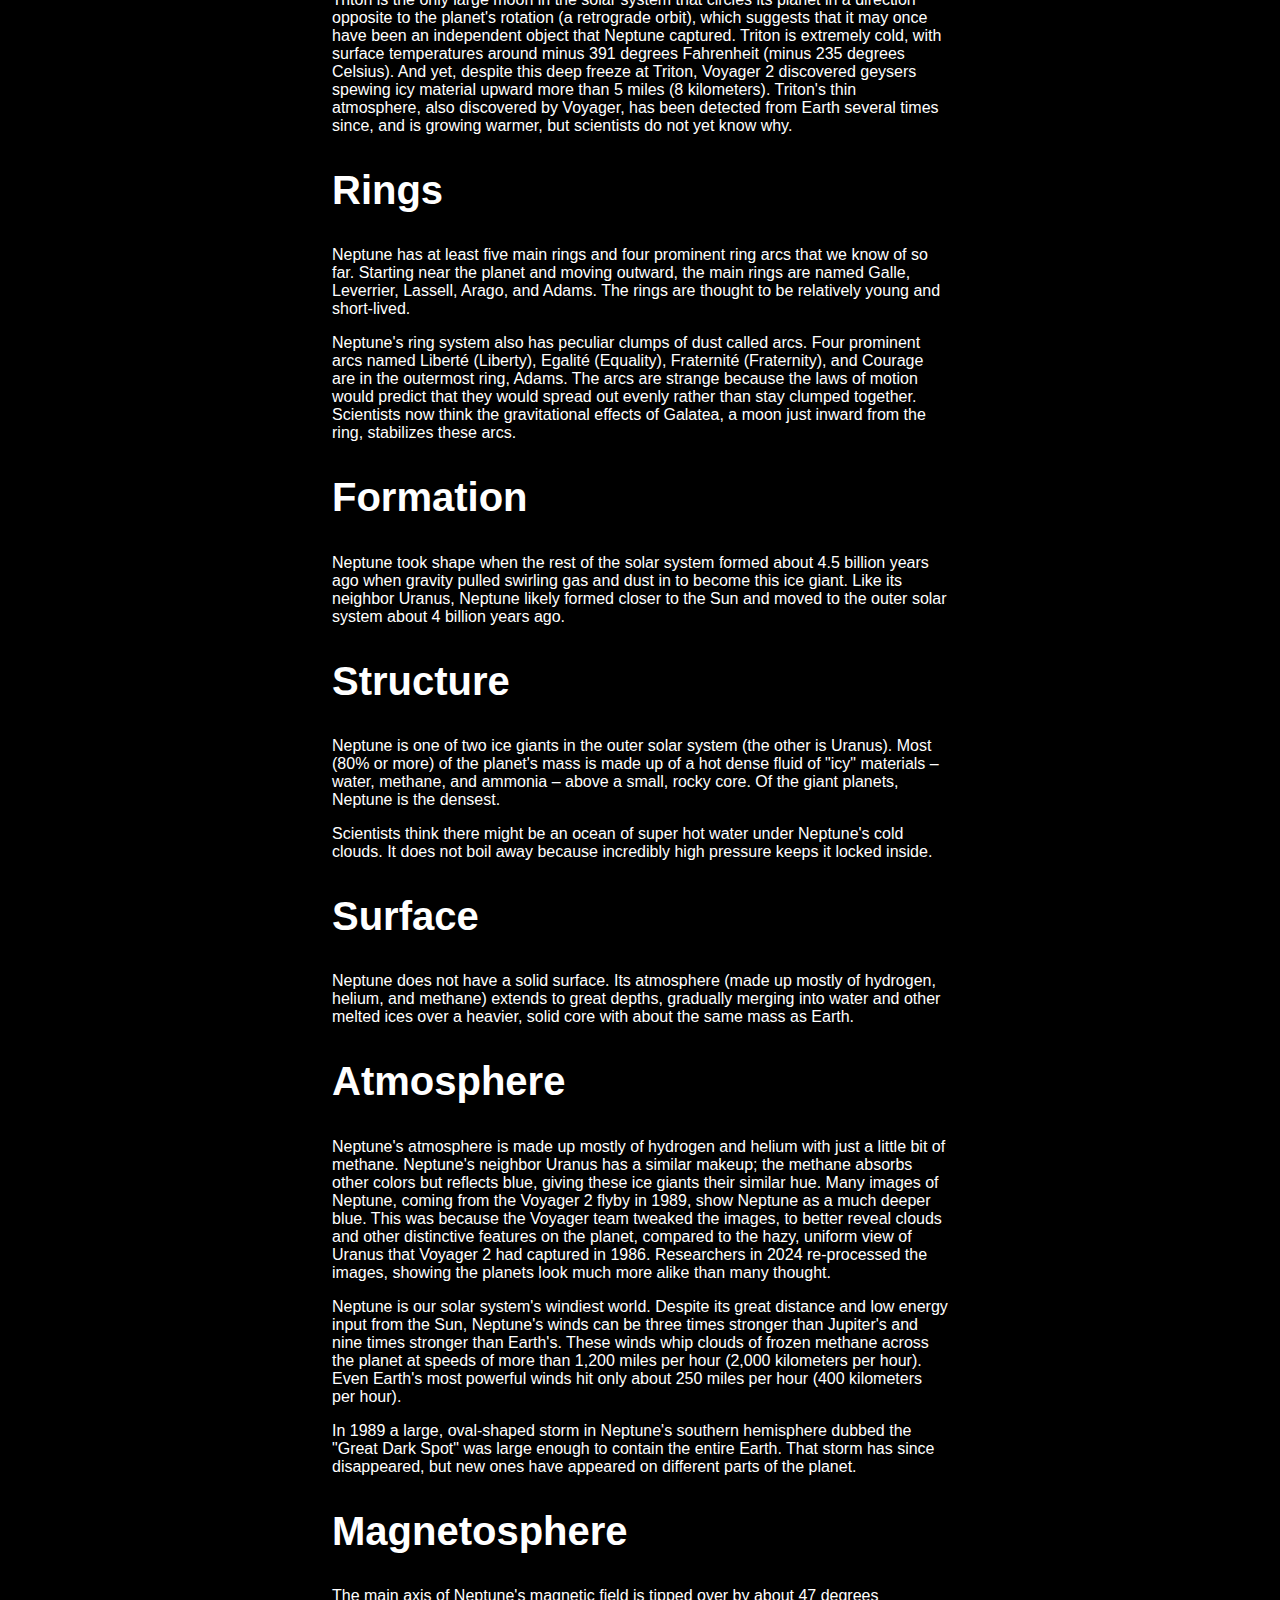
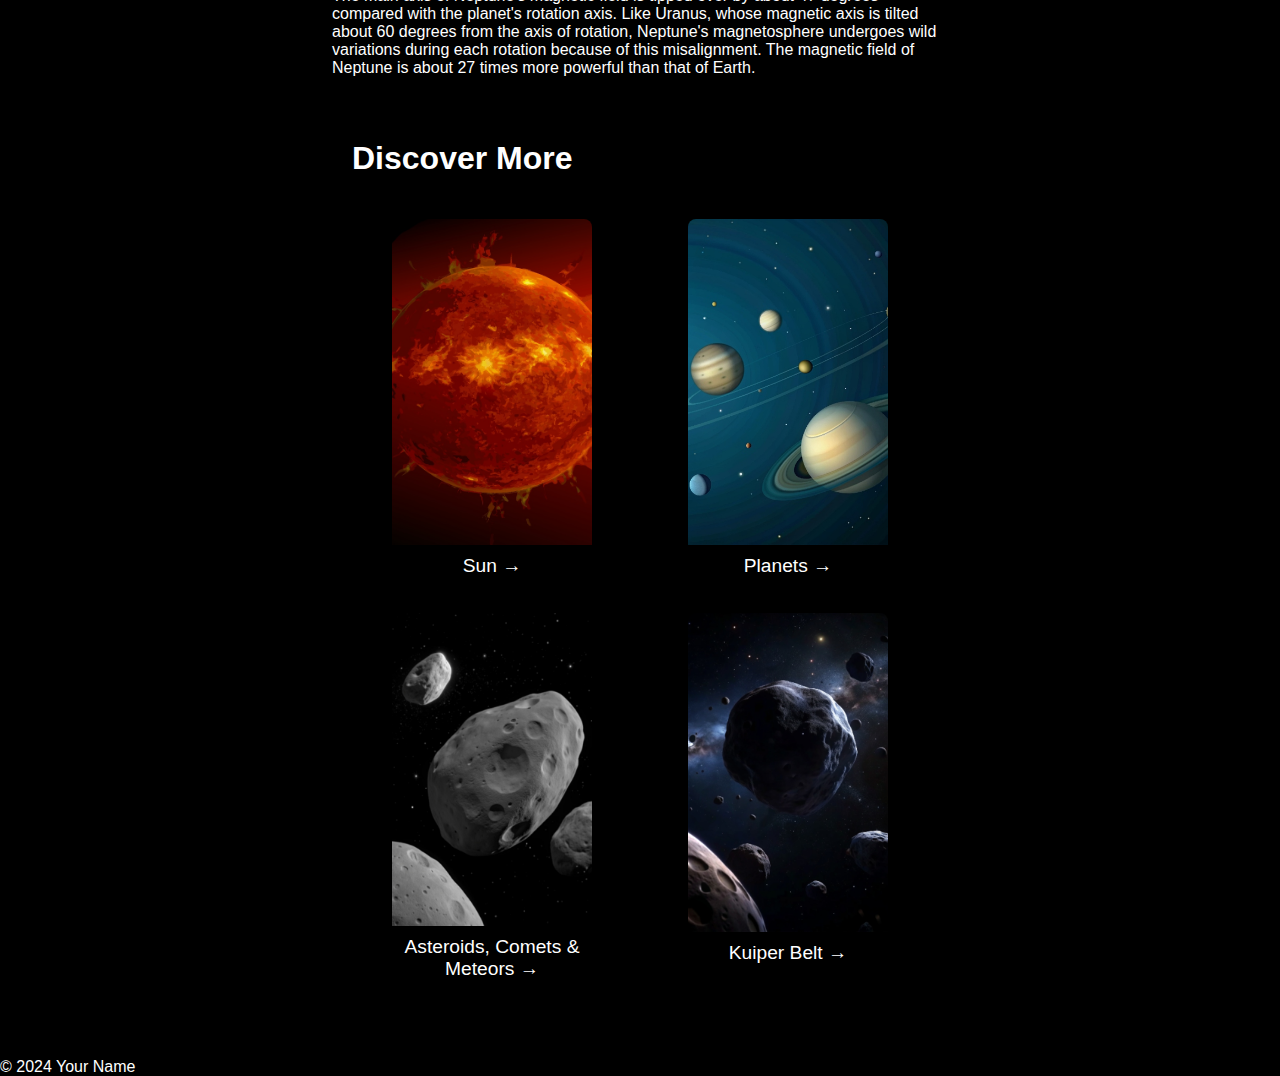
<file: neptune.html>
<!DOCTYPE html>
<html lang="en">
<head>
    <meta charset="UTF-8">
    <meta name="viewport" content="width=device-width, initial-scale=1.0">
    <title>Neptune - Solar System</title>
    <link rel="stylesheet" href="styles/neptune.css">
</head>
<body>
    <header>
        <h1>Solar System</h1>
        <nav>
            <ul>
                <li><a href="index.html">Home</a></li>
                <li><a href="sun.html">Sun</a></li>
                <li><a href="mercury.html">Mercury</a></li>
                <li><a href="venus.html">Venus</a></li>
                <li><a href="earth.html">Earth</a></li>
                <li><a href="mars.html">Mars</a></li>
                <li><a href="jupiter.html">Jupiter</a></li>
                <li><a href="saturn.html">Saturn</a></li>
                <li><a href="uranus.html">Uranus</a></li>
                <li><a href="neptune.html">Neptune</a></li>
                <!-- Добавьте ссылки на другие планеты здесь -->
            </ul>
        </nav>
    </header>
    <main>
          <div class="side-navigation">
              <ul>
                  <li><a href="#facts">Neptune Facts</a></li>
                  <li><a href="#introduction">Introduction</a></li>
                  <li><a href="#potential-for-life">Potential for Life</a></li>
                  <li><a href="#orbit-and-rotation">Orbit and Rotation</a></li>
                  <li><a href="#rings">Rings</a></li>
                  <li><a href="#structure">Structure</a></li>
                  <li><a href="#3d-simulation">3D Simulation</a></li>
                  <li><a href="#atmosphere">Atmosphere</a></li>
                  <li><a href="#namesake">Namesake</a></li>
                  <li><a href="#size-and-distance">Size and Distance</a></li>
                  <li><a href="#moons">Moons</a></li>
                  <li><a href="#formation">Formation</a></li>
                  <li><a href="#surface">Surface</a></li>
                  <li><a href="#magnetosphere">Magnetosphere</a></li>
              </ul>
          </div>
          <div class="text-content">
          <section class="text-section" id="facts">
              <h1>Neptune Facts</h1>
              <p>Neptune is the eighth and most distant planet in our solar system.</p>
          </section>
          </div>

        <section class="planet-background">
            <h1>Neptune</h1>
            <p>Neptune is the eighth, and most distant planet from the Sun. It’s the fourth-largest, and the first planet discovered with math.</p>
        </section>
        <div class="content">

        <section id="introduction">
            <h2>Introduction</h2>
            <p>Dark, cold, and whipped by supersonic winds, ice giant Neptune is more than 30 times as far from the Sun as Earth. Neptune is the only planet in our solar system not visible to the naked eye. In 2011 Neptune completed its first 165-year orbit since its discovery in 1846.</p>

            <p>Neptune is so far from the Sun that high noon on the big blue planet would seem like dim twilight to us. The warm light we see here on our home planet is roughly 900 times as bright as sunlight on Neptune.</p>
        </section>

        <section id="namesake">
            <h2>Namesake</h2>
            <p>The ice giant Neptune was the first planet located through mathematical calculations. Using predictions made by Urbain Le Verrier, Johann Galle discovered the planet in 1846. The planet is named after the Roman god of the sea, as suggested by Le Verrier.</p>
        </section>

        <section id="potential-for-life">
            <h2>Potential for Life</h2>
            <p>Neptune's environment is not conducive to life as we know it. The temperatures, pressures, and materials that characterize this planet are most likely too extreme, and volatile for organisms to adapt to.</p>
        </section>

        <section id="size-and-distance">
            <h2>Size and Distance</h2>
            <p>With an equatorial diameter of 30,775 miles (49,528 kilometers), Neptune is about four times wider than Earth. If Earth were the size of a nickel, Neptune would be about as big as a baseball.</p>

            <p>From an average distance of 2.8 billion miles (4.5 billion kilometers), Neptune is 30 astronomical units away from the Sun. One astronomical unit (abbreviated as AU), is the distance from the Sun to Earth. From this distance, it takes sunlight 4 hours to travel from the Sun to Neptune.</p>
        </section>

        <section id="3d-simulation">
            <h2>3D Simulation</h2>
            <div class="simulation-container">
                <iframe src="https://eyes.nasa.gov/apps/solar-system/#/neptune?detailPanel=false&logo=false" allowfullscreen ></iframe>
            </div>
        </section>

        <section id="orbit-and-rotation">
            <h2>Orbit and Rotation</h2>
            <p>One day on Neptune takes about 16 hours (the time it takes for Neptune to rotate or spin once). And Neptune makes a complete orbit around the Sun (a year in Neptunian time) in about 165 Earth years (60,190 Earth days).</p>

            <p>Sometimes Neptune is even farther from the Sun than dwarf planet Pluto. Pluto's highly eccentric, oval-shaped orbit brings it inside Neptune's orbit for a 20-year period every 248 Earth years. This switch, in which Pluto is closer to the Sun than Neptune, happened most recently from 1979 to 1999. Pluto can never crash into Neptune, though, because for every three laps Neptune takes around the Sun, Pluto makes two.
            This repeating pattern prevents close approaches of the two bodies.</p>

            <p>Neptune’s axis of rotation is tilted 28 degrees with respect to the plane of its orbit around the Sun, which is similar to the axial tilts of Mars and Earth. This means that Neptune experiences seasons just like we do on Earth; however, since its year is so long, each of the four seasons lasts for over 40 years.</p>
        </section>

        <section id="moons">
            <h2>Moons</h2>
            <p>Neptune has 16 known moons. Neptune's largest moon Triton was discovered on Oct. 10, 1846, by William Lassell, just 17 days after Johann Gottfried Galle discovered the planet. Since Neptune was named for the Roman god of the sea, its moons are named for various lesser sea gods and nymphs in Greek mythology.</p>

            <p>Triton is the only large moon in the solar system that circles its planet in a direction opposite to the planet's rotation (a retrograde orbit), which suggests that it may once have been an independent object that Neptune captured. Triton is extremely cold, with surface temperatures around minus 391 degrees Fahrenheit (minus 235 degrees Celsius). And yet, despite this deep freeze at Triton, Voyager 2 discovered geysers spewing icy material upward more than 5 miles (8 kilometers). Triton's thin atmosphere, also discovered by Voyager, has been detected from Earth several times since, and is growing warmer, but scientists do not yet know why.</p>
        </section>

        <section id="rings">
            <h2>Rings</h2>
            <p>Neptune has at least five main rings and four prominent ring arcs that we know of so far. Starting near the planet and moving outward, the main rings are named Galle, Leverrier, Lassell, Arago, and Adams. The rings are thought to be relatively young and short-lived.</p>
            <p>Neptune's ring system also has peculiar clumps of dust called arcs. Four prominent arcs named Liberté (Liberty), Egalité (Equality), Fraternité (Fraternity), and Courage are in the outermost ring, Adams. The arcs are strange because the laws of motion would predict that they would spread out evenly rather than stay clumped together. Scientists now think the gravitational effects of Galatea, a moon just inward from the ring, stabilizes these arcs.</p>
        </section>

        <section id="formation">
            <h2>Formation</h2>
            <p>Neptune took shape when the rest of the solar system formed about 4.5 billion years ago when gravity pulled swirling gas and dust in to become this ice giant. Like its neighbor Uranus, Neptune likely formed closer to the Sun and moved to the outer solar system about 4 billion years ago.</p>
        </section>

        <section id="structure">
            <h2>Structure</h2>
            <p>Neptune is one of two ice giants in the outer solar system (the other is Uranus). Most (80% or more) of the planet's mass is made up of a hot dense fluid of "icy" materials – water, methane, and ammonia – above a small, rocky core. Of the giant planets, Neptune is the densest.</p>

            <p>Scientists think there might be an ocean of super hot water under Neptune's cold clouds. It does not boil away because incredibly high pressure keeps it locked inside.</p>
        </section>

        <section id="surface">
            <h2>Surface</h2>
            <p>Neptune does not have a solid surface. Its atmosphere (made up mostly of hydrogen, helium, and methane) extends to great depths, gradually merging into water and other melted ices over a heavier, solid core with about the same mass as Earth.</p>
        </section>

        <section id="atmosphere">
            <h2>Atmosphere</h2>
            <p>Neptune's atmosphere is made up mostly of hydrogen and helium with just a little bit of methane. Neptune's neighbor Uranus has a similar makeup; the methane absorbs other colors but reflects blue, giving these ice giants their similar hue. Many images of Neptune, coming from the Voyager 2 flyby in 1989, show Neptune as a much deeper blue. This was because the Voyager team tweaked the images, to better reveal clouds and other distinctive features on the planet, compared to the hazy, uniform view of Uranus that Voyager 2 had captured in 1986. Researchers in 2024 re-processed the images, showing the planets look much more alike than many thought.</p>

            <p>Neptune is our solar system's windiest world. Despite its great distance and low energy input from the Sun, Neptune's winds can be three times stronger than Jupiter's and nine times stronger than Earth's. These winds whip clouds of frozen methane across the planet at speeds of more than 1,200 miles per hour (2,000 kilometers per hour). Even Earth's most powerful winds hit only about 250 miles per hour (400 kilometers per hour).</p>

            <p>In 1989 a large, oval-shaped storm in Neptune's southern hemisphere dubbed the "Great Dark Spot" was large enough to contain the entire Earth. That storm has since disappeared, but new ones have appeared on different parts of the planet.</p>
        </section>

        <section id="magnetosphere">
            <h2>Magnetosphere</h2>
            <p>The main axis of Neptune's magnetic field is tipped over by about 47 degrees compared with the planet's rotation axis. Like Uranus, whose magnetic axis is tilted about 60 degrees from the axis of rotation, Neptune's magnetosphere undergoes wild variations during each rotation because of this misalignment. The magnetic field of Neptune is about 27 times more powerful than that of Earth.</p>
        </section>


        <div class="more-topics">
            <h2>Discover More</h2>
            <div class="topics-grid">
                <a href="sun.html" class="topic-card">
                    <img src="images/sun.jpg" alt="Sun">
                    <p>Sun &rarr;</p>
                </a>
                <a href="planets.html" class="topic-card">
                    <img src="images/planets.jpg" alt="Planets">
                    <p>Planets &rarr;</p>
                </a>
                <a href="asteroids.html" class="topic-card">
                    <img src="images/asteroids.jpg" alt="Asteroids, Comets & Meteors">
                    <p>Asteroids, Comets & Meteors &rarr;</p>
                </a>
                <a href="kuiper-belt.html" class="topic-card">
                    <img src="images/kuiper-belt.jpg" alt="Kuiper Belt">
                    <p>Kuiper Belt &rarr;</p>
                </a>
            </div>
        </div>



    </main>

    <footer>
        <p>&copy; 2024 Your Name</p>
    </footer>
</body>
</html>
</file>
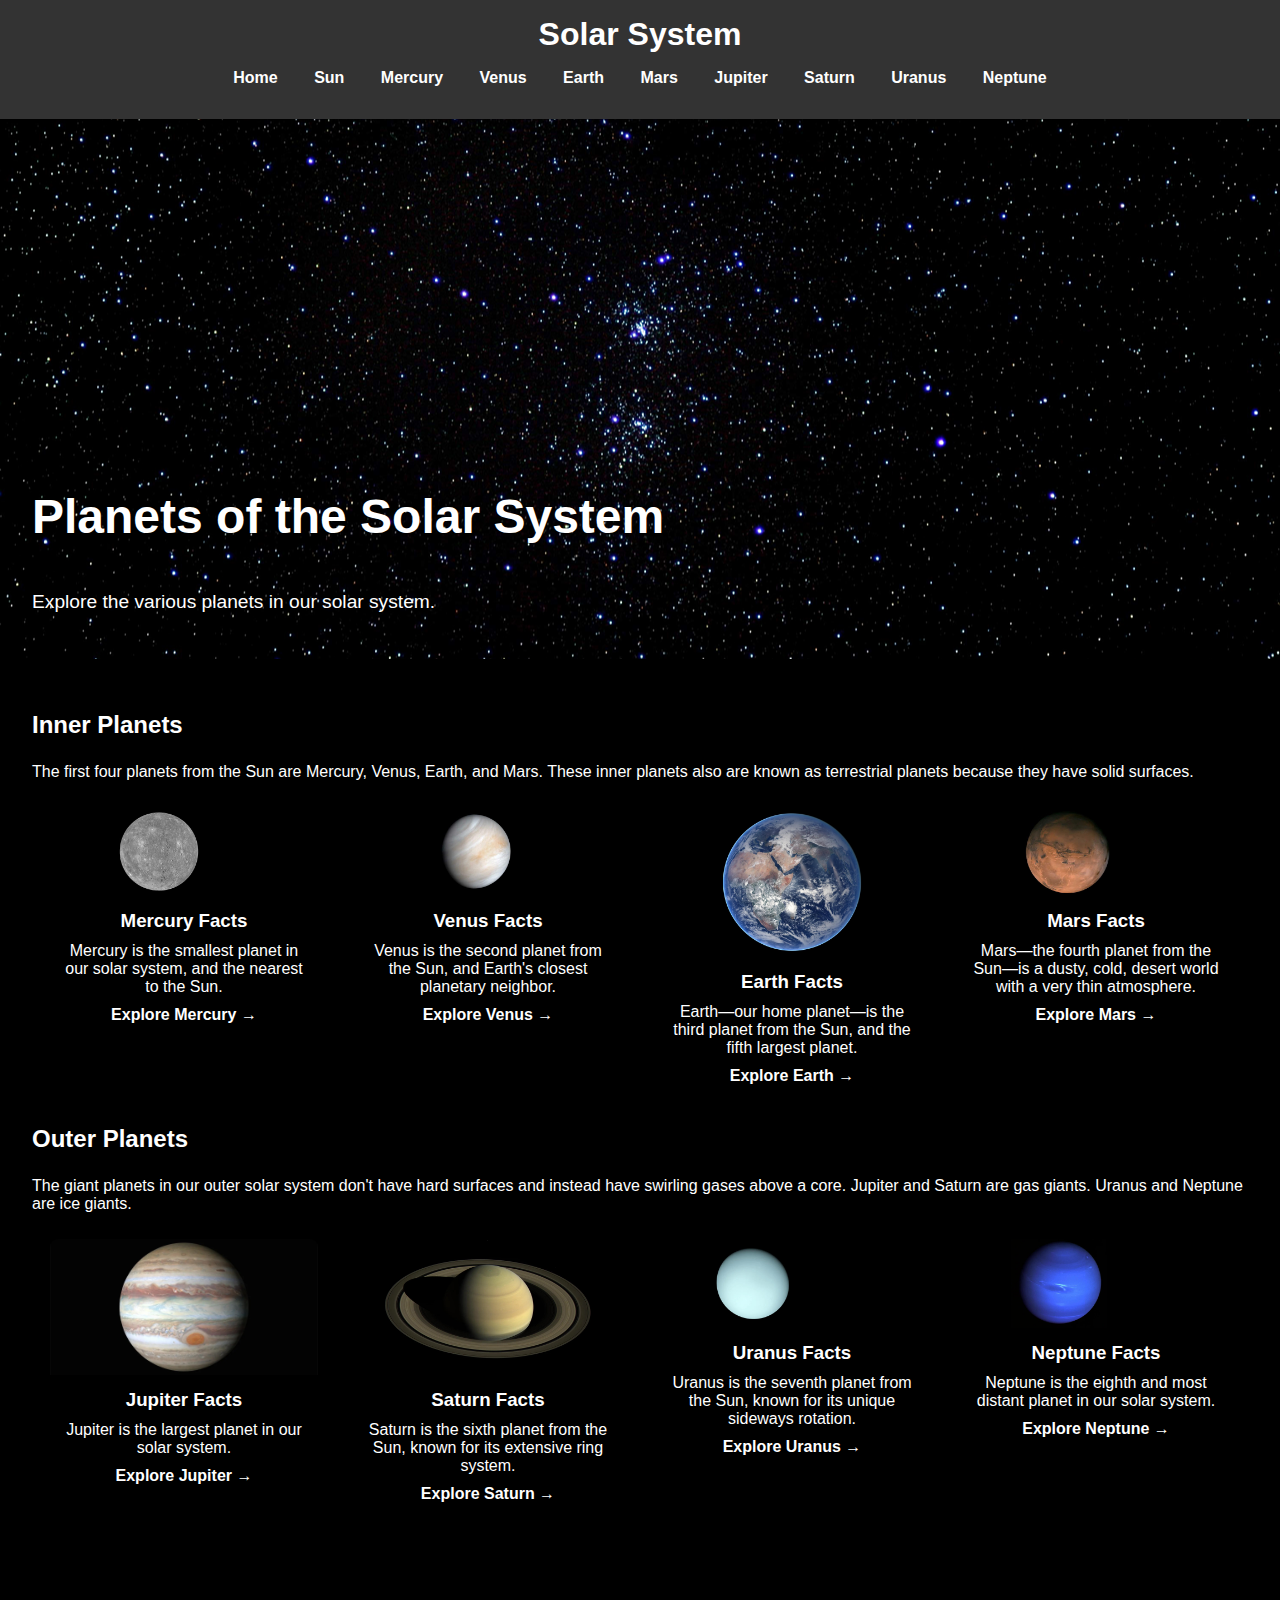
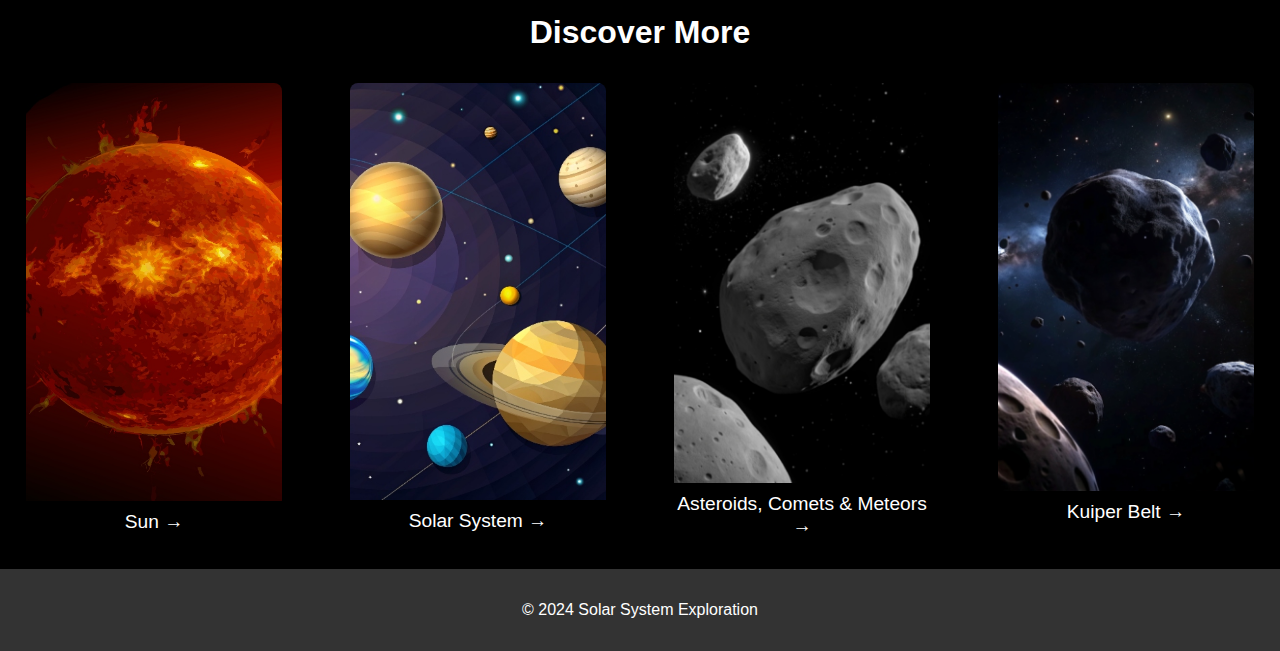
<file: planets.html>
<!DOCTYPE html>
<html lang="en">
<head>
    <meta charset="UTF-8">
    <meta name="viewport" content="width=device-width, initial-scale=1.0">
    <link rel="stylesheet" href="styles/planets.css">
    <title>Planets</title>
</head>
<body>
    <header>
        <h1>Solar System</h1>
        <nav>
            <ul>
                <li><a href="index.html">Home</a></li>
                <li><a href="sun.html">Sun</a></li>
                <li><a href="mercury.html">Mercury</a></li>
                <li><a href="venus.html">Venus</a></li>
                <li><a href="earth.html">Earth</a></li>
                <li><a href="mars.html">Mars</a></li>
                <li><a href="jupiter.html">Jupiter</a></li>
                <li><a href="saturn.html">Saturn</a></li>
                <li><a href="uranus.html">Uranus</a></li>
                <li><a href="neptune.html">Neptune</a></li>
            </ul>
        </nav>
    </header>

    <div class="planet-background">
        <h5>Planets of the Solar System</h5>
        <p>Explore the various planets in our solar system.</p>
    </div>

    <section class="planets-section">
        <h2>Inner Planets</h2>
        <p>The first four planets from the Sun are Mercury, Venus, Earth, and Mars. These inner planets also are known as terrestrial planets because they have solid surfaces.</p>
        <div class="planet-cards">
            <a href="mercury.html" class="planet-card">
                <img src="images/mercury.jpg" alt="Mercury">
                <h3>Mercury Facts</h3>
                <p>Mercury is the smallest planet in our solar system, and the nearest to the Sun.</p>
                <p>Explore Mercury &rarr;</p>
            </a>
            <a href="venus.html" class="planet-card">
                <img src="images/venus.jpg" alt="Venus">
                <h3>Venus Facts</h3>
                <p>Venus is the second planet from the Sun, and Earth's closest planetary neighbor.</p>
                <p>Explore Venus &rarr;</p>
            </a>
            <a href="earth.html" class="planet-card">
                <img src="images/earth.jpg" alt="Earth">
                <h3>Earth Facts</h3>
                <p>Earth—our home planet—is the third planet from the Sun, and the fifth largest planet.</p>
                <p>Explore Earth &rarr;</p>
            </a>
            <a href="mars.html" class="planet-card">
                <img src="images/mars.jpg" alt="Mars">
                <h3>Mars Facts</h3>
                <p>Mars—the fourth planet from the Sun—is a dusty, cold, desert world with a very thin atmosphere.</p>
                <p>Explore Mars &rarr;</p>
            </a>
        </div>

        <h2>Outer Planets</h2>
        <p>The giant planets in our outer solar system don't have hard surfaces and instead have swirling gases above a core. Jupiter and Saturn are gas giants. Uranus and Neptune are ice giants.</p>
        <div class="planet-cards">
            <a href="jupiter.html" class="planet-card">
                <img src="images/jupiter.jpg" alt="Jupiter">
                <h3>Jupiter Facts</h3>
                <p>Jupiter is the largest planet in our solar system.</p>
                <p>Explore Jupiter &rarr;</p>
            </a>
            <a href="saturn.html" class="planet-card">
                <img src="images/saturn.jpg" alt="Saturn">
                <h3>Saturn Facts</h3>
                <p>Saturn is the sixth planet from the Sun, known for its extensive ring system.</p>
                <p>Explore Saturn &rarr;</p>
            </a>
            <a href="uranus.html" class="planet-card">
                <img src="images/uranus.jpg" alt="Uranus">
                <h3>Uranus Facts</h3>
                <p>Uranus is the seventh planet from the Sun, known for its unique sideways rotation.</p>
                <p>Explore Uranus &rarr;</p>
            </a>
            <a href="neptune.html" class="planet-card">
                <img src="images/neptune.jpg" alt="Neptune">
                <h3>Neptune Facts</h3>
                <p>Neptune is the eighth and most distant planet in our solar system.</p>
                <p>Explore Neptune &rarr;</p>
            </a>
        </div>
    </section>

    <div class="more-topics">
        <h2>Discover More</h2>
        <div class="topics-grid">
            <a href="sun.html" class="topic-card">
                <img src="images/sun.jpg" alt="Sun">
                <p>Sun &rarr;</p>
            </a>
            <a href="index.html" class="topic-card">
                <img src="images/solarsystem1.jpg" alt="Solar System">
                <p>Solar System &rarr;</p>
            </a>
            <a href="asteroids.html" class="topic-card">
                <img src="images/asteroids.jpg" alt="Asteroids, Comets & Meteors">
                <p>Asteroids, Comets & Meteors &rarr;</p>
            </a>
            <a href="kuiper-belt.html" class="topic-card">
                <img src="images/kuiper-belt.jpg" alt="Kuiper Belt">
                <p>Kuiper Belt &rarr;</p>
            </a>
        </div>
    </div>

    <footer>
        <p>&copy; 2024 Solar System Exploration</p>
    </footer>
</body>
</html>
</file>
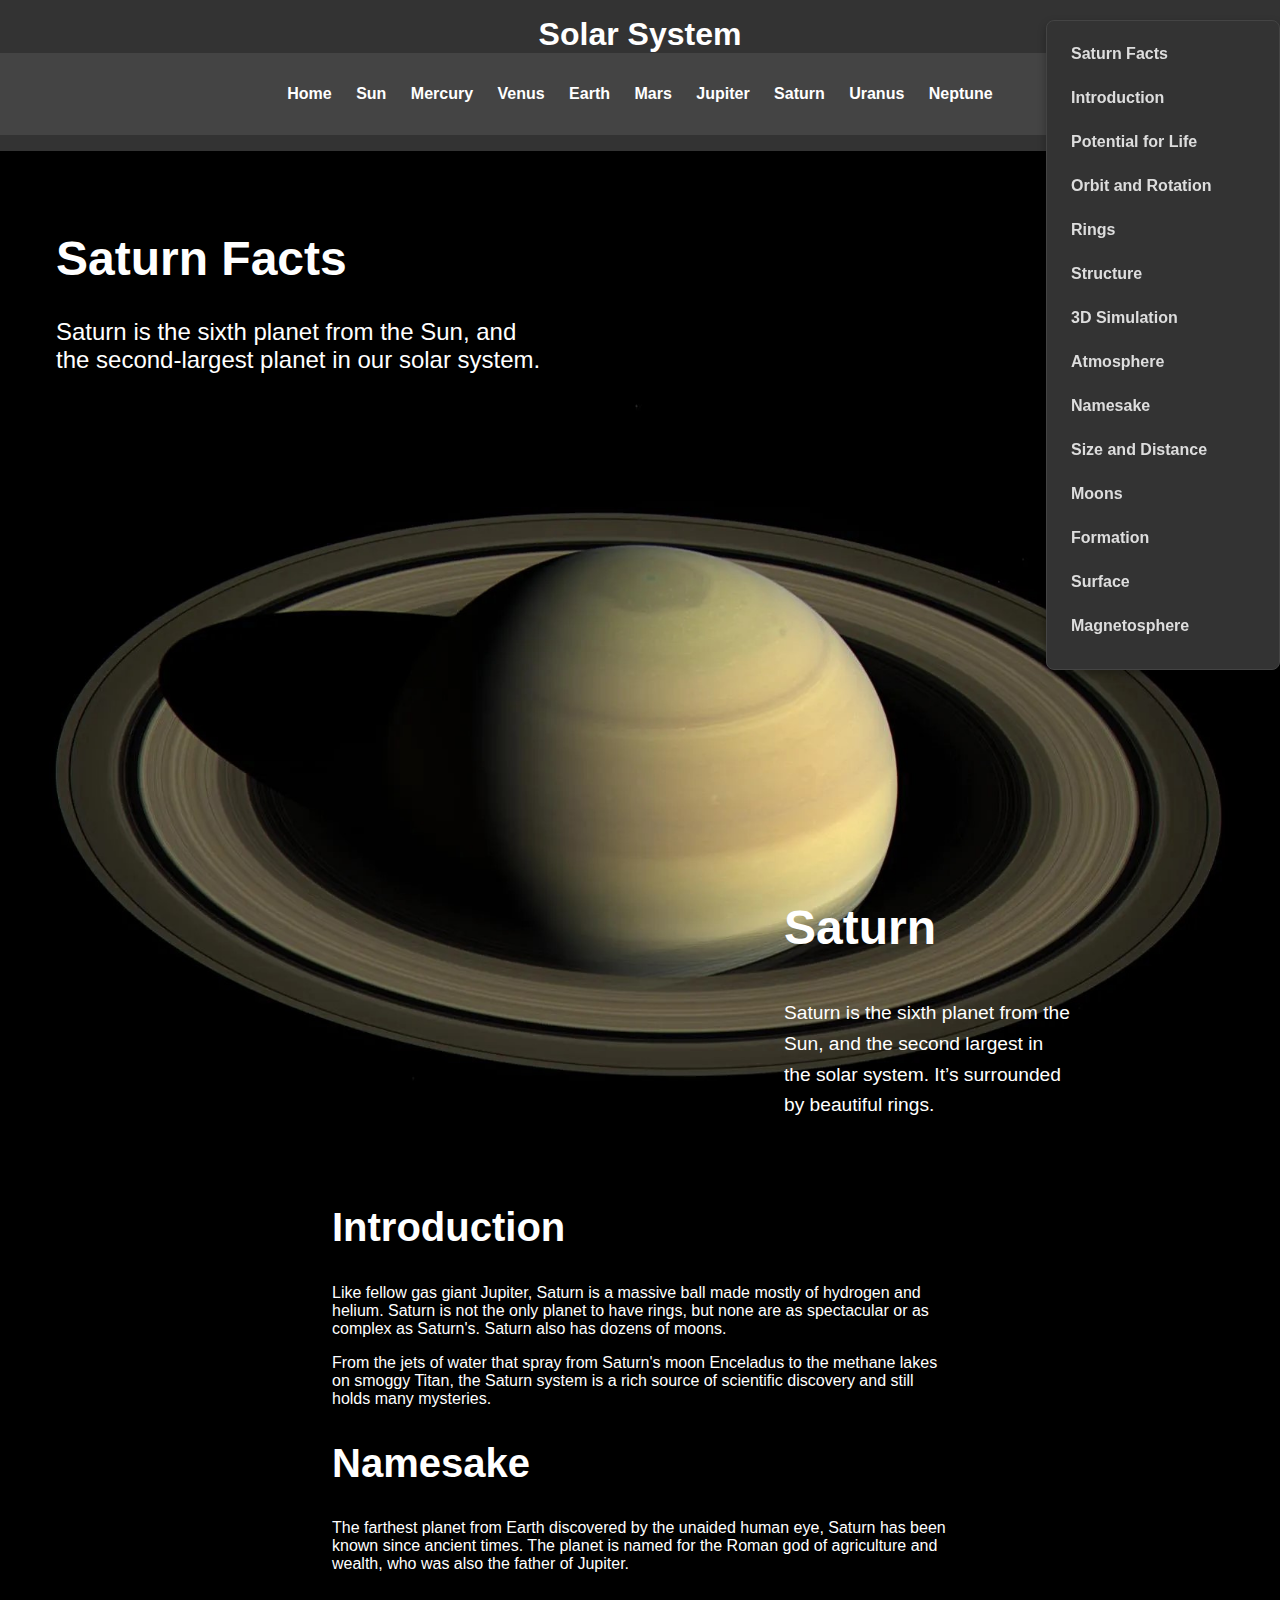
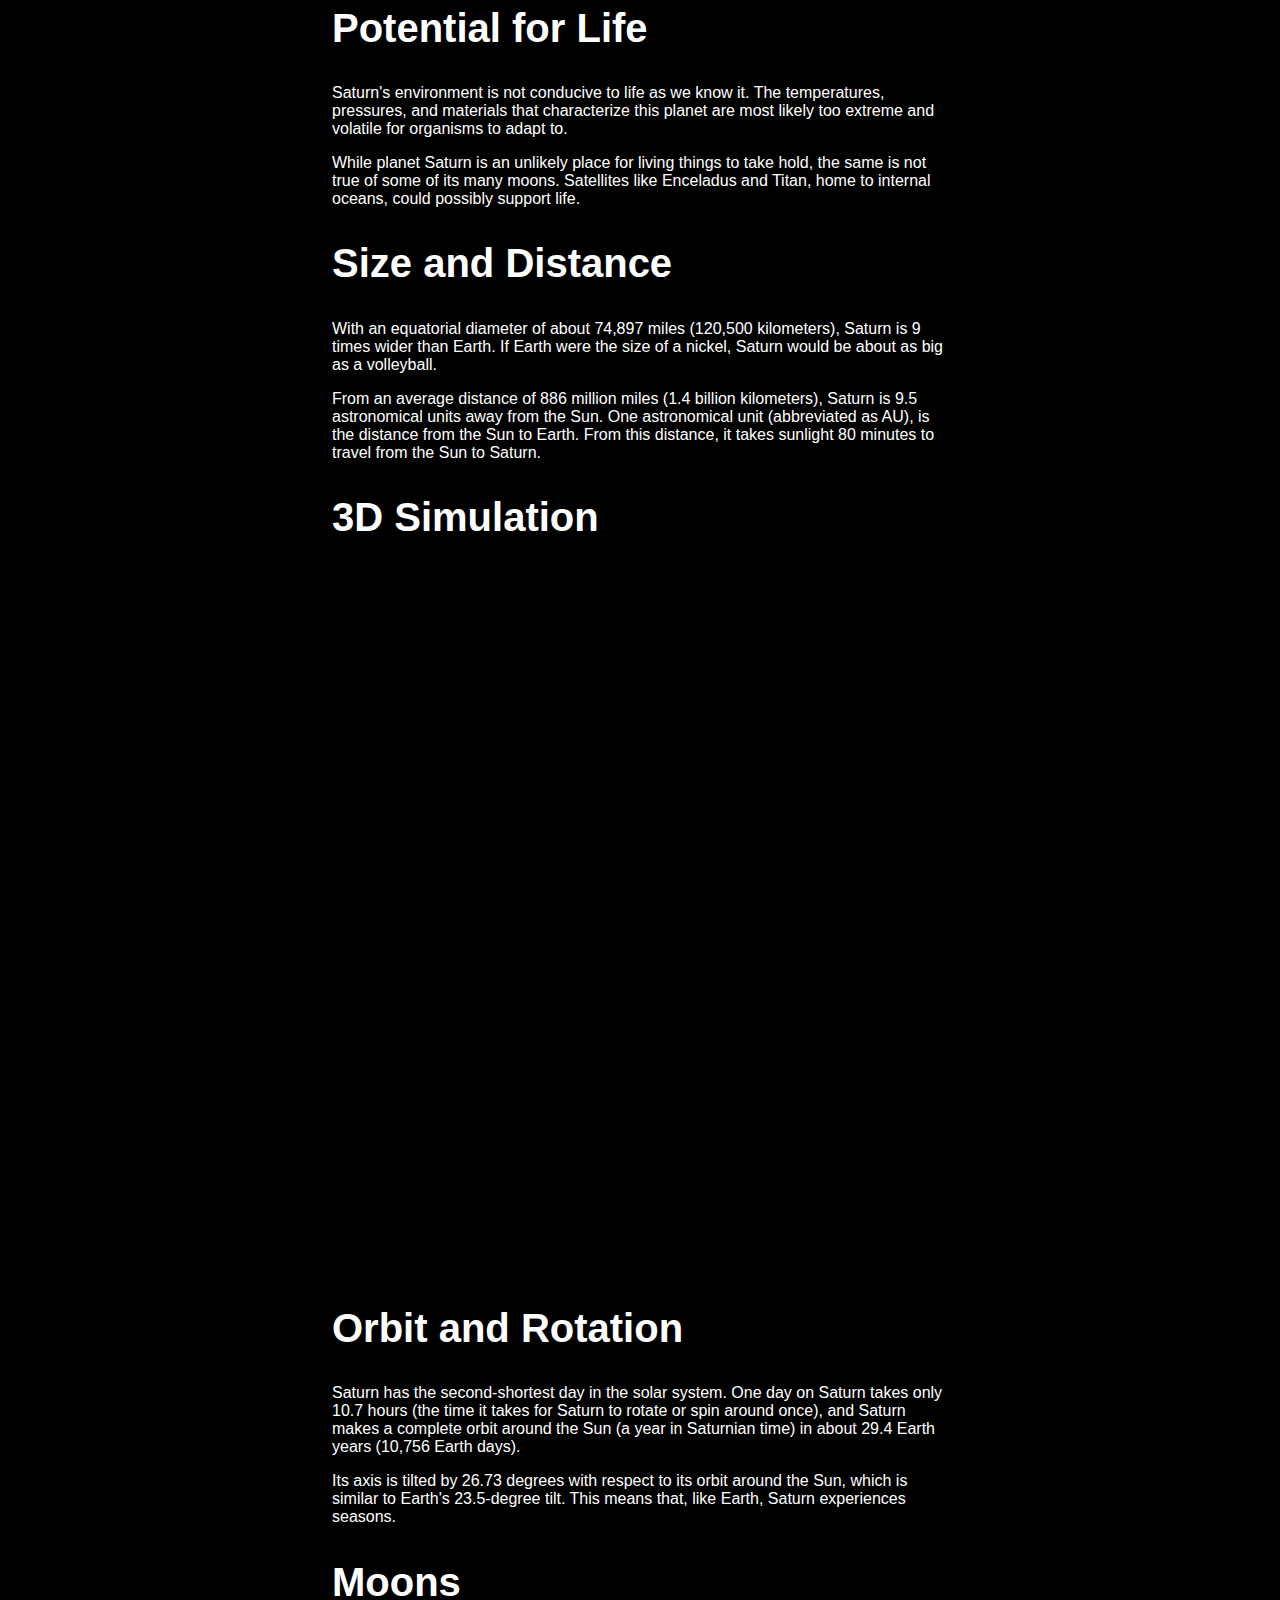
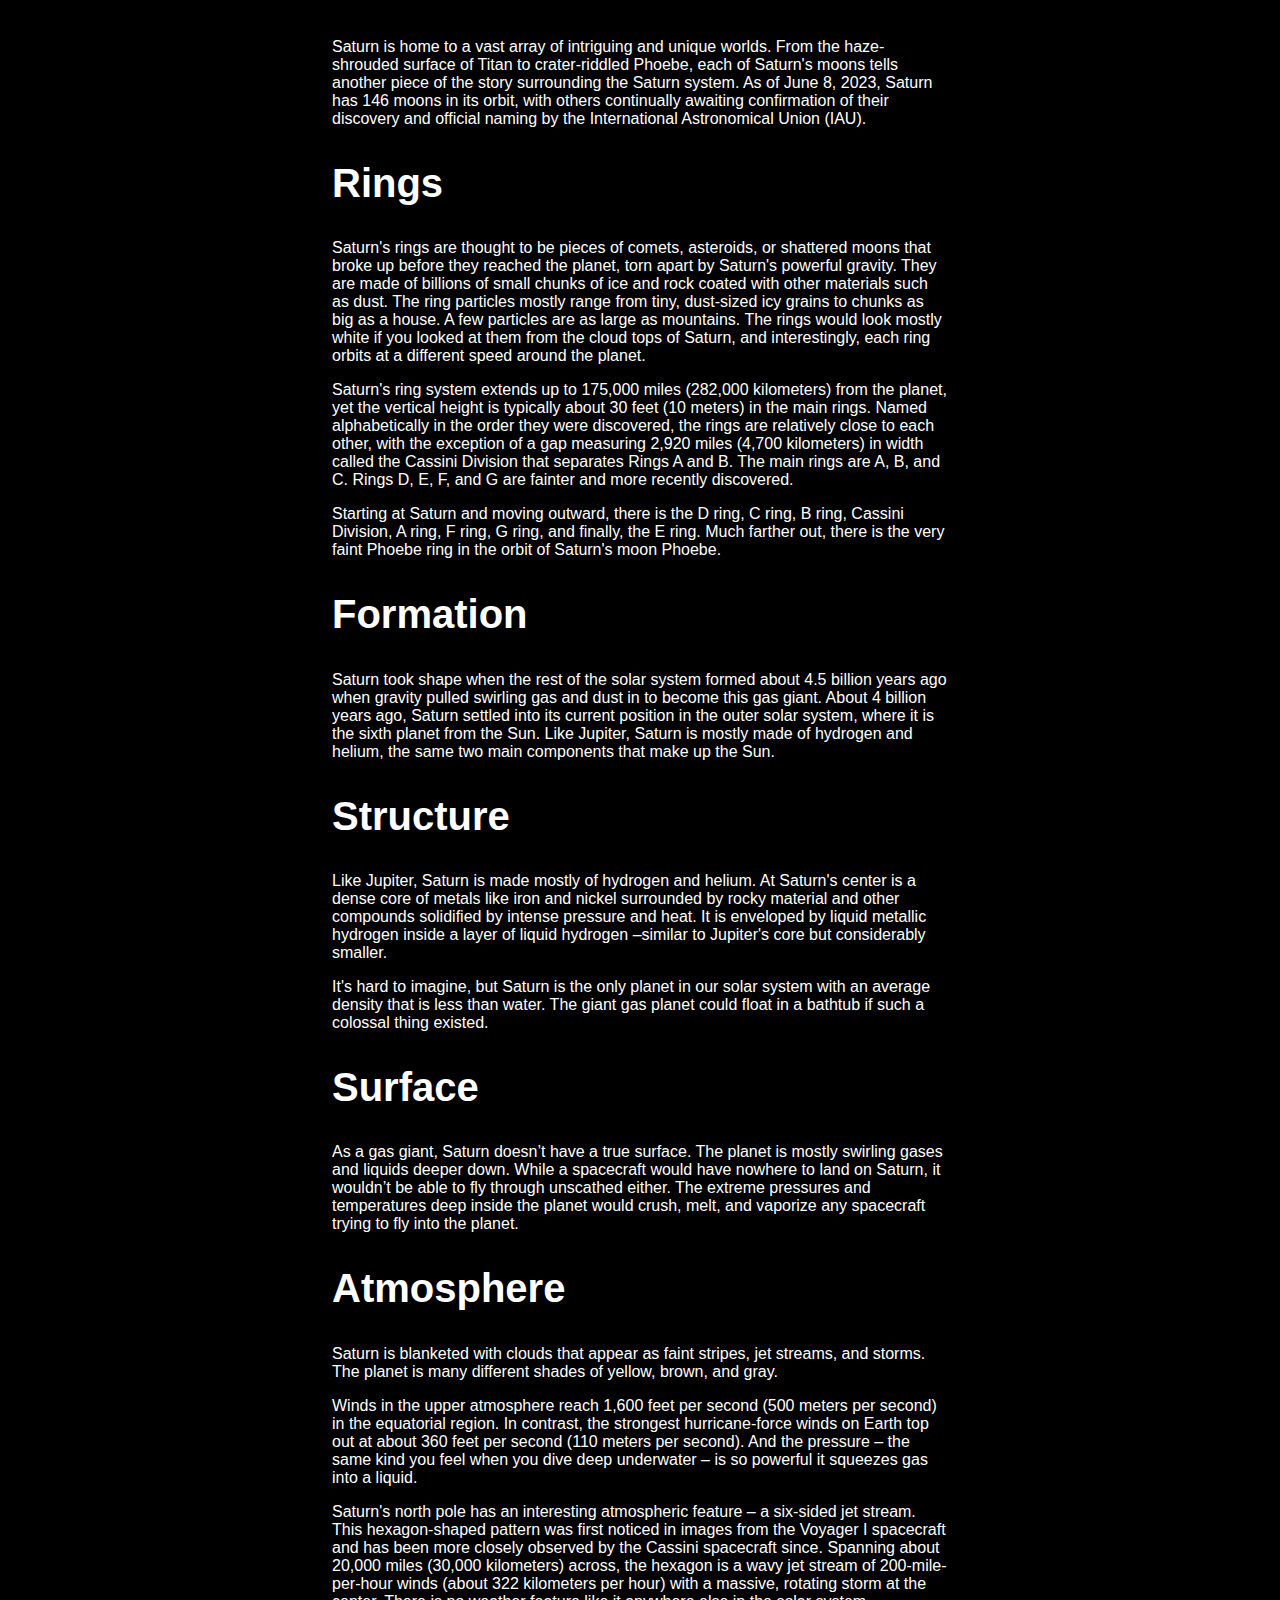
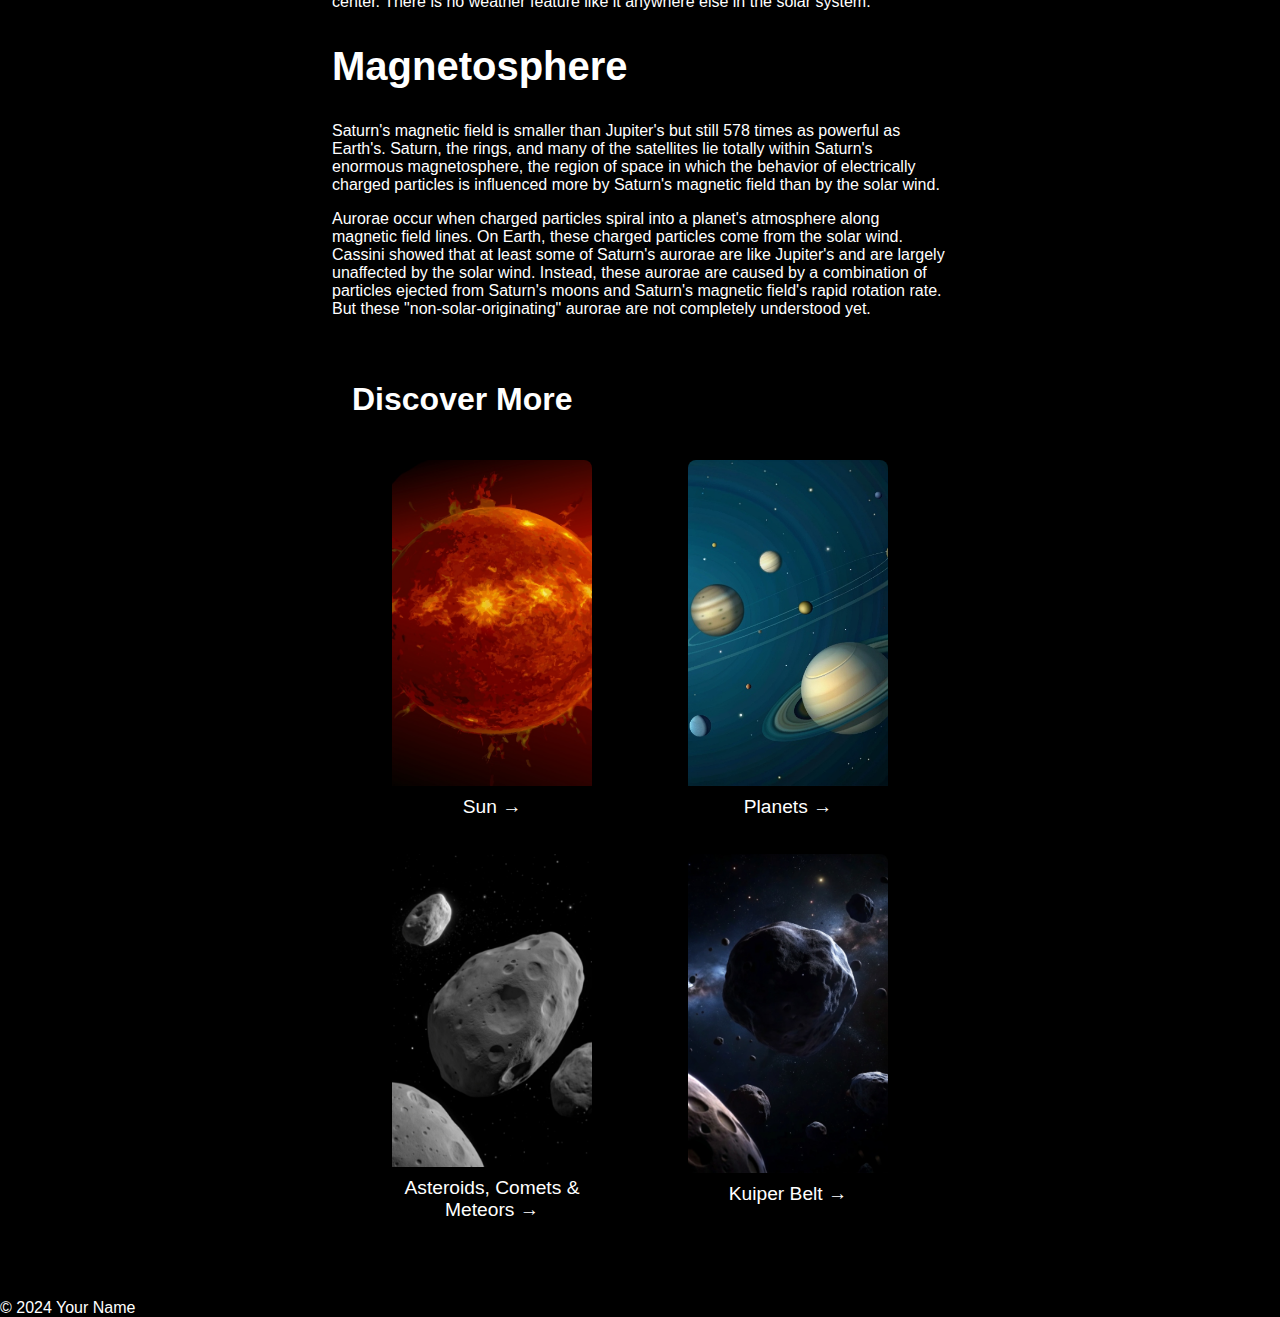
<file: saturn.html>
<!DOCTYPE html>
<html lang="en">
<head>
    <meta charset="UTF-8">
    <meta name="viewport" content="width=device-width, initial-scale=1.0">
    <title>Saturn - Solar System</title>
    <link rel="stylesheet" href="styles/saturn.css">
</head>
<body>
    <header>
        <h1>Solar System</h1>
        <nav>
            <ul>
                <li><a href="index.html">Home</a></li>
                <li><a href="sun.html">Sun</a></li>
                <li><a href="mercury.html">Mercury</a></li>
                <li><a href="venus.html">Venus</a></li>
                <li><a href="earth.html">Earth</a></li>
                <li><a href="mars.html">Mars</a></li>
                <li><a href="jupiter.html">Jupiter</a></li>
                <li><a href="saturn.html">Saturn</a></li>
                <li><a href="uranus.html">Uranus</a></li>
                <li><a href="neptune.html">Neptune</a></li>
                <!-- Добавьте ссылки на другие планеты здесь -->
            </ul>
        </nav>
    </header>
    <main>
          <div class="side-navigation">
              <ul>
                  <li><a href="#facts">Saturn Facts</a></li>
                  <li><a href="#introduction">Introduction</a></li>
                  <li><a href="#potential-for-life">Potential for Life</a></li>
                  <li><a href="#orbit-and-rotation">Orbit and Rotation</a></li>
                  <li><a href="#rings">Rings</a></li>
                  <li><a href="#structure">Structure</a></li>
                  <li><a href="#3d-simulation">3D Simulation</a></li>
                  <li><a href="#atmosphere">Atmosphere</a></li>
                  <li><a href="#namesake">Namesake</a></li>
                  <li><a href="#size-and-distance">Size and Distance</a></li>
                  <li><a href="#moons">Moons</a></li>
                  <li><a href="#formation">Formation</a></li>
                  <li><a href="#surface">Surface</a></li>
                  <li><a href="#magnetosphere">Magnetosphere</a></li>
              </ul>
          </div>
          <div class="text-content">
          <section class="text-section" id="facts">
              <h1>Saturn Facts</h1>
              <p>Saturn is the sixth planet from the Sun, and the second-largest planet in our solar system.</p>
          </section>
          </div>

        <section class="planet-background">
            <h1>Saturn</h1>
            <p>Saturn is the sixth planet from the Sun, and the second largest in the solar system. It’s surrounded by beautiful rings.</p>
        </section>
        <div class="content">

        <section id="introduction">
            <h2>Introduction</h2>
            <p>Like fellow gas giant Jupiter, Saturn is a massive ball made mostly of hydrogen and helium. Saturn is not the only planet to have rings, but none are as spectacular or as complex as Saturn's. Saturn also has dozens of moons.</p>

            <p>From the jets of water that spray from Saturn's moon Enceladus to the methane lakes on smoggy Titan, the Saturn system is a rich source of scientific discovery and still holds many mysteries.</p>
        </section>

        <section id="namesake">
            <h2>Namesake</h2>
            <p>The farthest planet from Earth discovered by the unaided human eye, Saturn has been known since ancient times. The planet is named for the Roman god of agriculture and wealth, who was also the father of Jupiter.</p>
        </section>

        <section id="potential-for-life">
            <h2>Potential for Life</h2>
            <p>Saturn's environment is not conducive to life as we know it. The temperatures, pressures, and materials that characterize this planet are most likely too extreme and volatile for organisms to adapt to.</p>

            <p>While planet Saturn is an unlikely place for living things to take hold, the same is not true of some of its many moons. Satellites like Enceladus and Titan, home to internal oceans, could possibly support life.</p>
        </section>

        <section id="size-and-distance">
            <h2>Size and Distance</h2>
            <p>With an equatorial diameter of about 74,897 miles (120,500 kilometers), Saturn is 9 times wider than Earth. If Earth were the size of a nickel, Saturn would be about as big as a volleyball.</p>

            <p>From an average distance of 886 million miles (1.4 billion kilometers), Saturn is 9.5 astronomical units away from the Sun. One astronomical unit (abbreviated as AU), is the distance from the Sun to Earth. From this distance, it takes sunlight 80 minutes to travel from the Sun to Saturn.</p>
        </section>

        <section id="3d-simulation">
            <h2>3D Simulation</h2>
            <div class="simulation-container">
                <iframe src="https://eyes.nasa.gov/apps/solar-system/#/saturn?detailPanel=false&logo=false" allowfullscreen ></iframe>
            </div>
        </section>

        <section id="orbit-and-rotation">
            <h2>Orbit and Rotation</h2>
            <p>Saturn has the second-shortest day in the solar system. One day on Saturn takes only 10.7 hours (the time it takes for Saturn to rotate or spin around once), and Saturn makes a complete orbit around the Sun (a year in Saturnian time) in about 29.4 Earth years (10,756 Earth days).</p>

            <p>Its axis is tilted by 26.73 degrees with respect to its orbit around the Sun, which is similar to Earth's 23.5-degree tilt. This means that, like Earth, Saturn experiences seasons.</p>
        </section>

        <section id="moons">
            <h2>Moons</h2>
            <p>Saturn is home to a vast array of intriguing and unique worlds. From the haze-shrouded surface of Titan to crater-riddled Phoebe, each of Saturn's moons tells another piece of the story surrounding the Saturn system. As of June 8, 2023, Saturn has 146 moons in its orbit, with others continually awaiting confirmation of their discovery and official naming by the International Astronomical Union (IAU).</p>
        </section>

        <section id="rings">
            <h2>Rings</h2>
            <p>Saturn's rings are thought to be pieces of comets, asteroids, or shattered moons that broke up before they reached the planet, torn apart by Saturn's powerful gravity. They are made of billions of small chunks of ice and rock coated with other materials such as dust. The ring particles mostly range from tiny, dust-sized icy grains to chunks as big as a house. A few particles are as large as mountains. The rings would look mostly white if you looked at them from the cloud tops of Saturn, and interestingly, each ring orbits at a different speed around the planet.</p>

            <p>Saturn's ring system extends up to 175,000 miles (282,000 kilometers) from the planet, yet the vertical height is typically about 30 feet (10 meters) in the main rings. Named alphabetically in the order they were discovered, the rings are relatively close to each other, with the exception of a gap measuring 2,920 miles (4,700 kilometers) in width called the Cassini Division that separates Rings A and B. The main rings are A, B, and C. Rings D, E, F, and G are fainter and more recently discovered.</p>

            <p>Starting at Saturn and moving outward, there is the D ring, C ring, B ring, Cassini Division, A ring, F ring, G ring, and finally, the E ring. Much farther out, there is the very faint Phoebe ring in the orbit of Saturn's moon Phoebe.</p>
        </section>

        <section id="formation">
            <h2>Formation</h2>
            <p>Saturn took shape when the rest of the solar system formed about 4.5 billion years ago when gravity pulled swirling gas and dust in to become this gas giant. About 4 billion years ago, Saturn settled into its current position in the outer solar system, where it is the sixth planet from the Sun. Like Jupiter, Saturn is mostly made of hydrogen and helium, the same two main components that make up the Sun.</p>
        </section>

        <section id="structure">
            <h2>Structure</h2>
            <p>Like Jupiter, Saturn is made mostly of hydrogen and helium. At Saturn's center is a dense core of metals like iron and nickel surrounded by rocky material and other compounds solidified by intense pressure and heat. It is enveloped by liquid metallic hydrogen inside a layer of liquid hydrogen –similar to Jupiter's core but considerably smaller.</p>

            <p>It's hard to imagine, but Saturn is the only planet in our solar system with an average density that is less than water. The giant gas planet could float in a bathtub if such a colossal thing existed.</p>
        </section>

        <section id="surface">
            <h2>Surface</h2>
            <p>As a gas giant, Saturn doesn’t have a true surface. The planet is mostly swirling gases and liquids deeper down. While a spacecraft would have nowhere to land on Saturn, it wouldn’t be able to fly through unscathed either. The extreme pressures and temperatures deep inside the planet would crush, melt, and vaporize any spacecraft trying to fly into the planet.</p>
        </section>

        <section id="atmosphere">
            <h2>Atmosphere</h2>
            <p>Saturn is blanketed with clouds that appear as faint stripes, jet streams, and storms. The planet is many different shades of yellow, brown, and gray.</p>

            <p>Winds in the upper atmosphere reach 1,600 feet per second (500 meters per second) in the equatorial region. In contrast, the strongest hurricane-force winds on Earth top out at about 360 feet per second (110 meters per second). And the pressure – the same kind you feel when you dive deep underwater – is so powerful it squeezes gas into a liquid.</p>

            <p>Saturn's north pole has an interesting atmospheric feature – a six-sided jet stream. This hexagon-shaped pattern was first noticed in images from the Voyager I spacecraft and has been more closely observed by the Cassini spacecraft since. Spanning about 20,000 miles (30,000 kilometers) across, the hexagon is a wavy jet stream of 200-mile-per-hour winds (about 322 kilometers per hour) with a massive, rotating storm at the center. There is no weather feature like it anywhere else in the solar system.</p>
        </section>

        <section id="magnetosphere">
            <h2>Magnetosphere</h2>
            <p>Saturn's magnetic field is smaller than Jupiter's but still 578 times as powerful as Earth's. Saturn, the rings, and many of the satellites lie totally within Saturn's enormous magnetosphere, the region of space in which the behavior of electrically charged particles is influenced more by Saturn's magnetic field than by the solar wind.</p>

            <p>Aurorae occur when charged particles spiral into a planet's atmosphere along magnetic field lines. On Earth, these charged particles come from the solar wind. Cassini showed that at least some of Saturn's aurorae are like Jupiter's and are largely unaffected by the solar wind. Instead, these aurorae are caused by a combination of particles ejected from Saturn's moons and Saturn's magnetic field's rapid rotation rate. But these "non-solar-originating" aurorae are not completely understood yet.</p>

        </section>


        <div class="more-topics">
            <h2>Discover More</h2>
            <div class="topics-grid">
                <a href="sun.html" class="topic-card">
                    <img src="images/sun.jpg" alt="Sun">
                    <p>Sun &rarr;</p>
                </a>
                <a href="planets.html" class="topic-card">
                    <img src="images/planets.jpg" alt="Planets">
                    <p>Planets &rarr;</p>
                </a>
                <a href="asteroids.html" class="topic-card">
                    <img src="images/asteroids.jpg" alt="Asteroids, Comets & Meteors">
                    <p>Asteroids, Comets & Meteors &rarr;</p>
                </a>
                <a href="kuiper-belt.html" class="topic-card">
                    <img src="images/kuiper-belt.jpg" alt="Kuiper Belt">
                    <p>Kuiper Belt &rarr;</p>
                </a>
            </div>
        </div>



    </main>

    <footer>
        <p>&copy; 2024 Your Name</p>
    </footer>
</body>
</html>
</file>
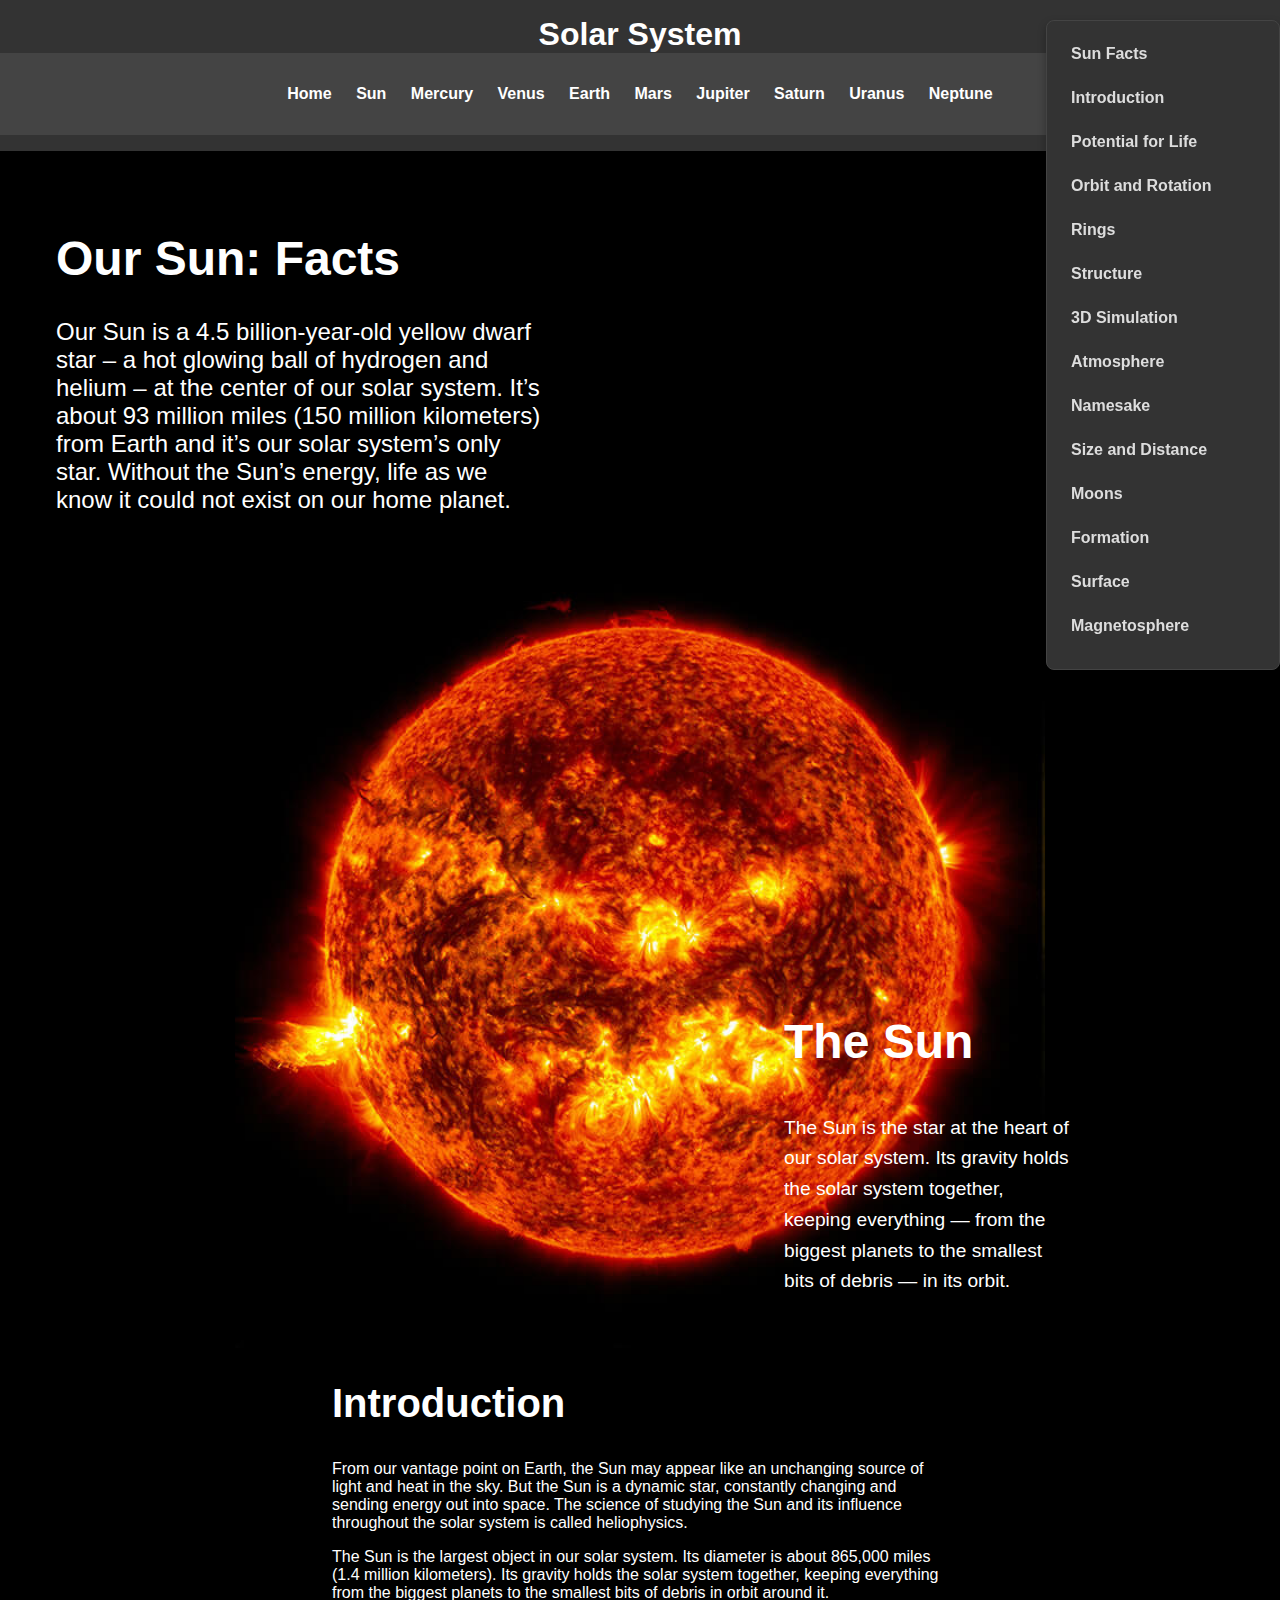
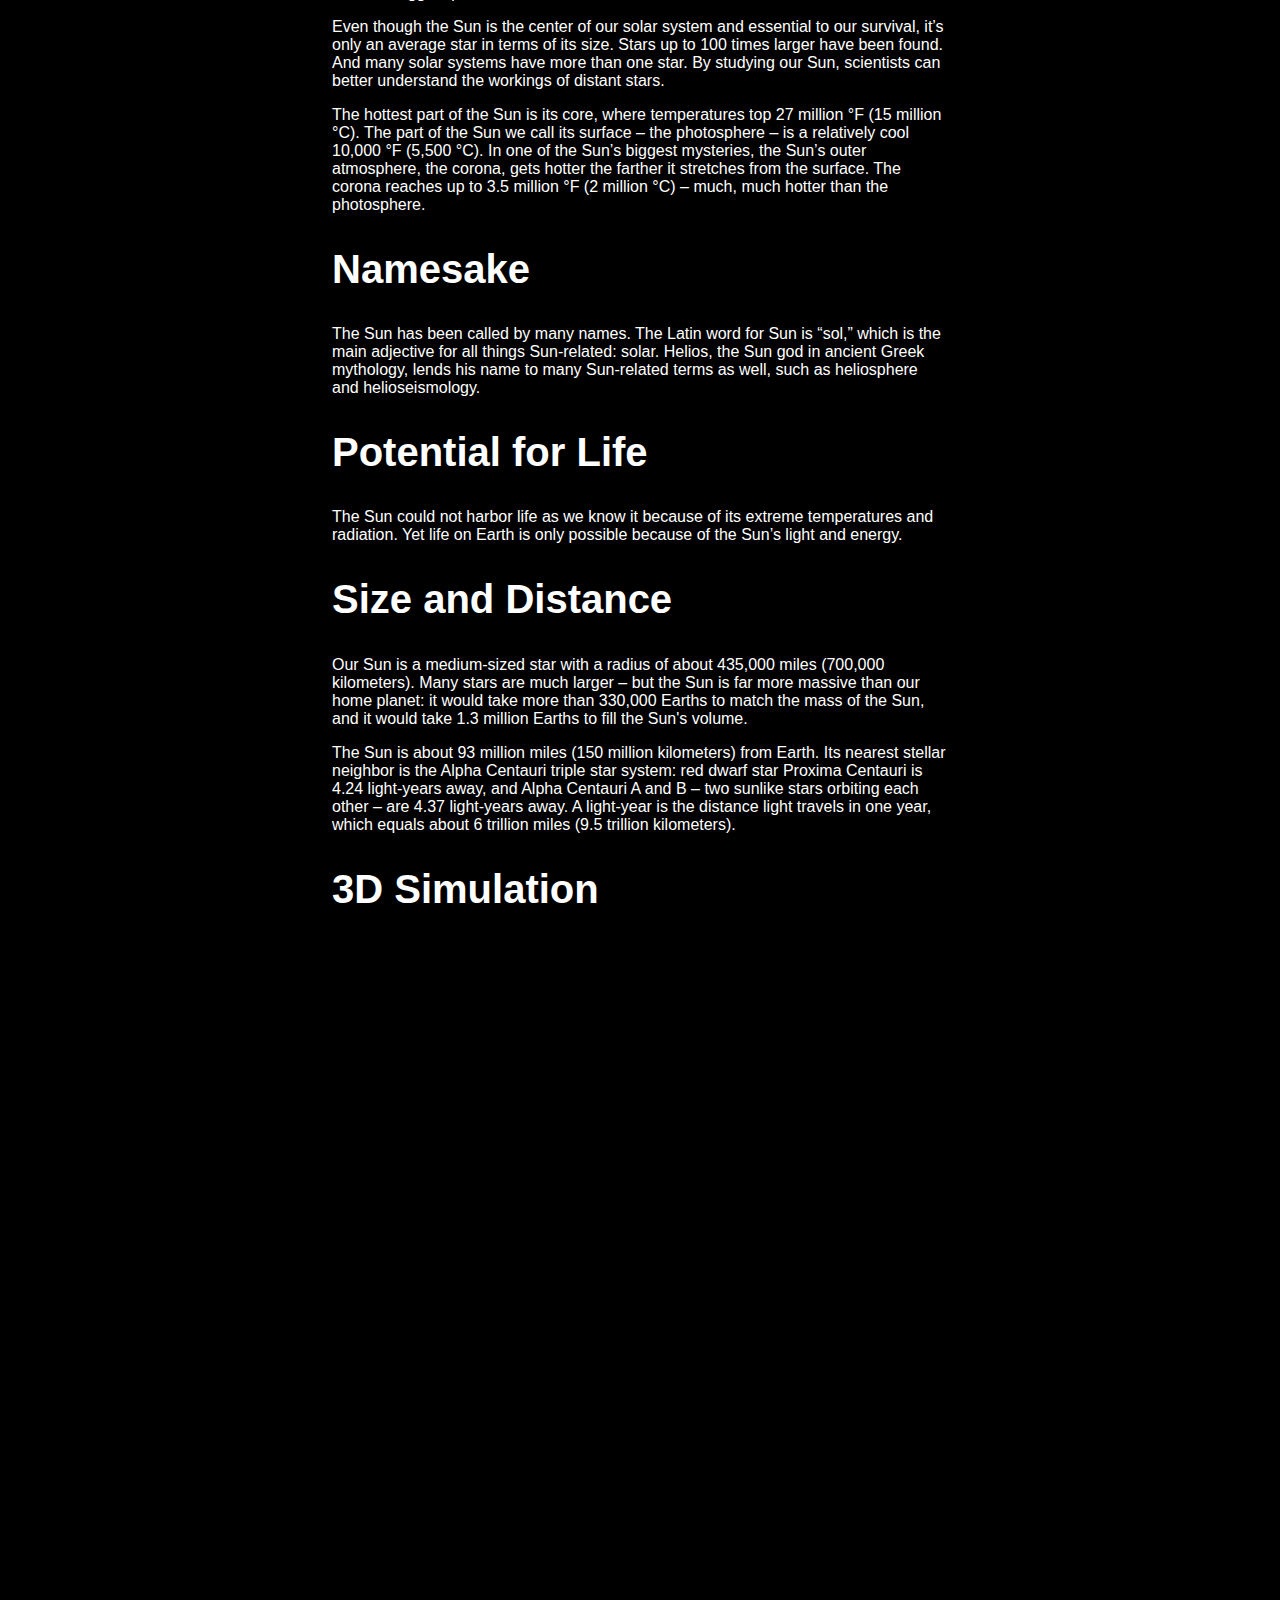
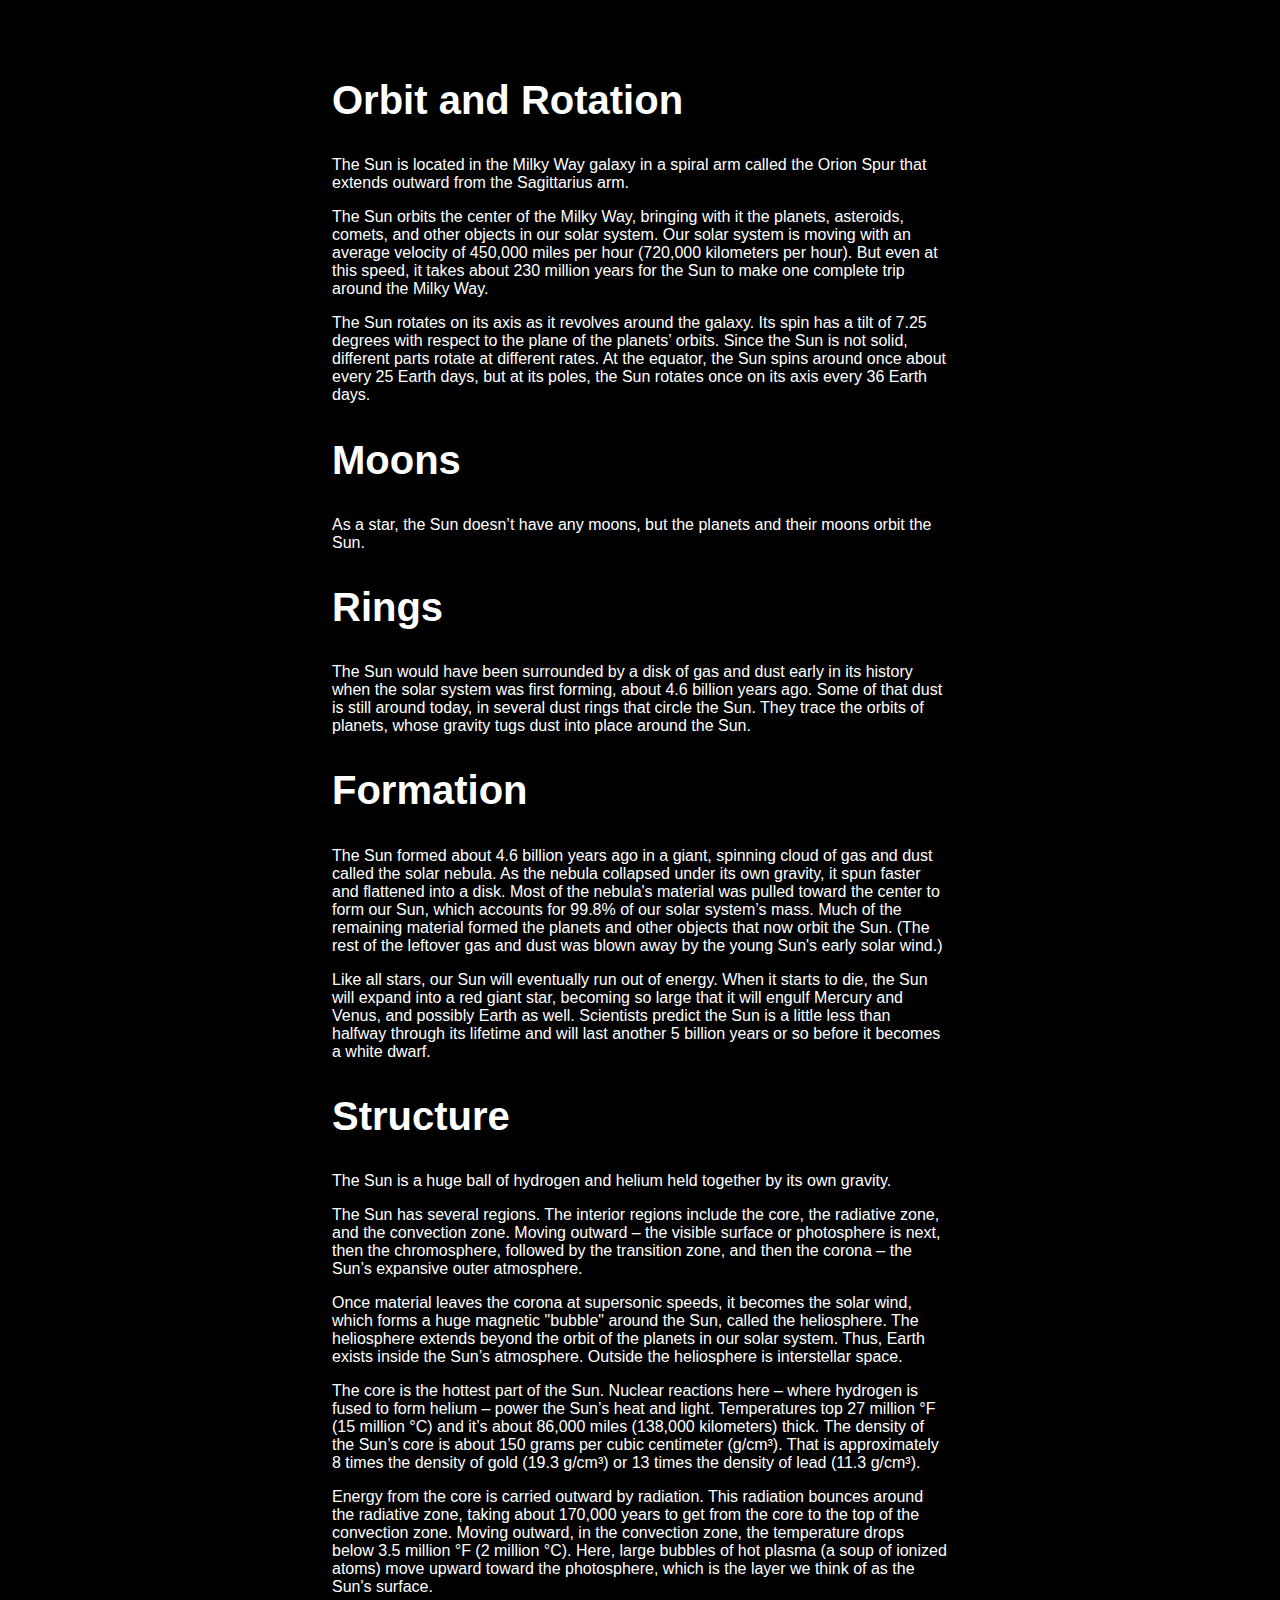
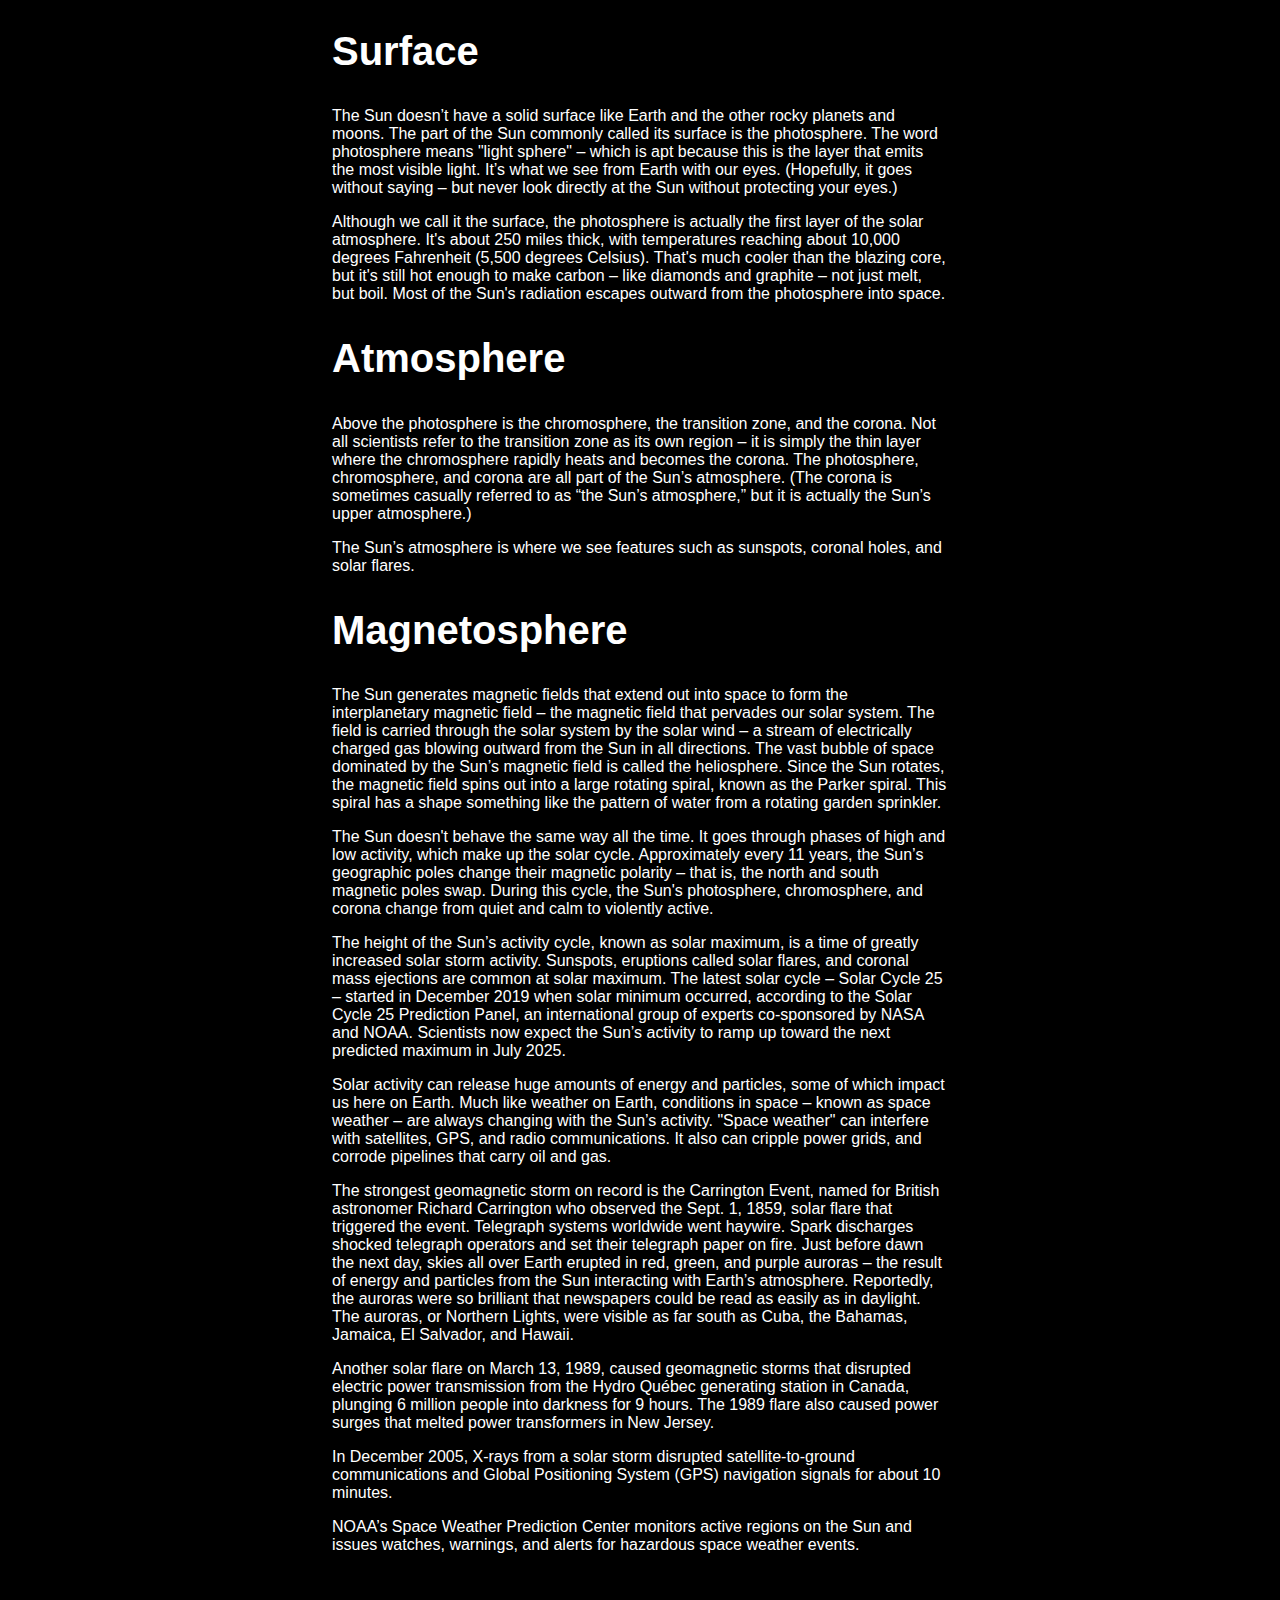
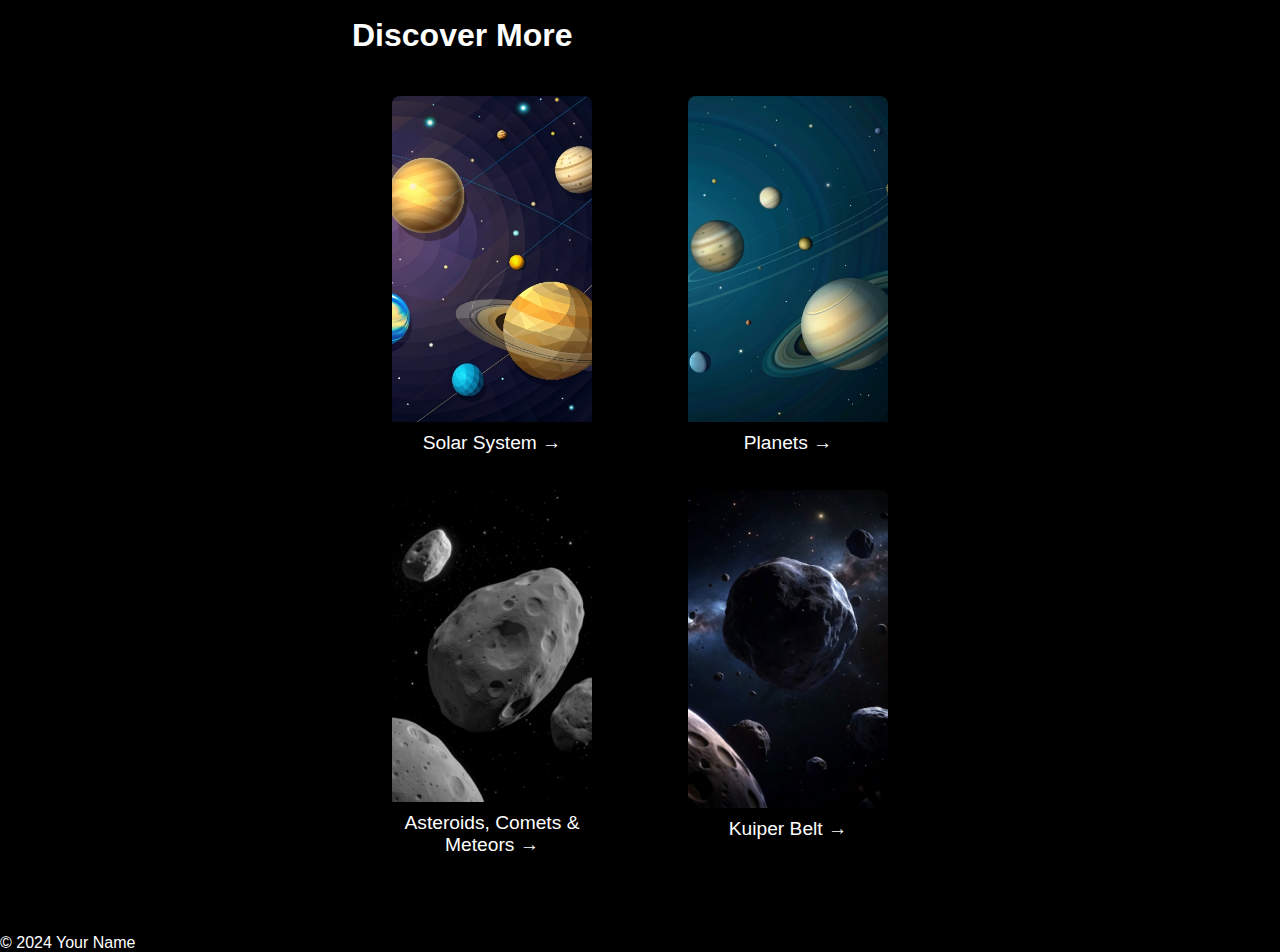
<file: sun.html>
<!DOCTYPE html>
<html lang="en">
<head>
    <meta charset="UTF-8">
    <meta name="viewport" content="width=device-width, initial-scale=1.0">
    <title>Sun - Solar System</title>
    <link rel="stylesheet" href="styles/sun.css">
</head>
<body>
    <header>
        <h1>Solar System</h1>
        <nav>
            <ul>
                <li><a href="index.html">Home</a></li>
                <li><a href="sun.html">Sun</a></li>
                <li><a href="mercury.html">Mercury</a></li>
                <li><a href="venus.html">Venus</a></li>
                <li><a href="earth.html">Earth</a></li>
                <li><a href="mars.html">Mars</a></li>
                <li><a href="jupiter.html">Jupiter</a></li>
                <li><a href="saturn.html">Saturn</a></li>
                <li><a href="uranus.html">Uranus</a></li>
                <li><a href="neptune.html">Neptune</a></li>
                <!-- Добавьте ссылки на другие планеты здесь -->
            </ul>
        </nav>
    </header>
    <main>
          <div class="side-navigation">
              <ul>
                  <li><a href="#facts">Sun Facts</a></li>
                  <li><a href="#introduction">Introduction</a></li>
                  <li><a href="#potential-for-life">Potential for Life</a></li>
                  <li><a href="#orbit-and-rotation">Orbit and Rotation</a></li>
                  <li><a href="#rings">Rings</a></li>
                  <li><a href="#structure">Structure</a></li>
                  <li><a href="#3d-simulation">3D Simulation</a></li>
                  <li><a href="#atmosphere">Atmosphere</a></li>
                  <li><a href="#namesake">Namesake</a></li>
                  <li><a href="#size-and-distance">Size and Distance</a></li>
                  <li><a href="#moons">Moons</a></li>
                  <li><a href="#formation">Formation</a></li>
                  <li><a href="#surface">Surface</a></li>
                  <li><a href="#magnetosphere">Magnetosphere</a></li>
              </ul>
          </div>
          <div class="text-content">
          <section class="text-section" id="facts">
              <h1>Our Sun: Facts</h1>
              <p>Our Sun is a 4.5 billion-year-old yellow dwarf star – a hot glowing ball of hydrogen and helium – at the center of our solar system. It’s about 93 million miles (150 million kilometers) from Earth and it’s our solar system’s only star. Without the Sun’s energy, life as we know it could not exist on our home planet.</p>
          </section>
          </div>

        <section class="planet-background">
            <h1>The Sun</h1>
            <p>The Sun is the star at the heart of our solar system. Its gravity holds the solar system together, keeping everything — from the biggest planets to the smallest bits of debris — in its orbit.</p>
        </section>
        <div class="content">

        <section id="introduction">
            <h2>Introduction</h2>
            <p>From our vantage point on Earth, the Sun may appear like an unchanging source of light and heat in the sky. But the Sun is a dynamic star, constantly changing and sending energy out into space. The science of studying the Sun and its influence throughout the solar system is called heliophysics.</p>

            <p>The Sun is the largest object in our solar system. Its diameter is about 865,000 miles (1.4 million kilometers). Its gravity holds the solar system together, keeping everything from the biggest planets to the smallest bits of debris in orbit around it.</p>

            <p>Even though the Sun is the center of our solar system and essential to our survival, it’s only an average star in terms of its size. Stars up to 100 times larger have been found. And many solar systems have more than one star. By studying our Sun, scientists can better understand the workings of distant stars.</p>

            <p>The hottest part of the Sun is its core, where temperatures top 27 million °F (15 million °C). The part of the Sun we call its surface – the photosphere – is a relatively cool 10,000 °F (5,500 °C). In one of the Sun’s biggest mysteries, the Sun’s outer atmosphere, the corona, gets hotter the farther it stretches from the surface. The corona reaches up to 3.5 million °F (2 million °C) – much, much hotter than the photosphere.</p>
        </section>

        <section id="namesake">
            <h2>Namesake</h2>
            <p>The Sun has been called by many names. The Latin word for Sun is “sol,” which is the main adjective for all things Sun-related: solar. Helios, the Sun god in ancient Greek mythology, lends his name to many Sun-related terms as well, such as heliosphere and helioseismology.</p>
        </section>

        <section id="potential-for-life">
            <h2>Potential for Life</h2>
            <p>The Sun could not harbor life as we know it because of its extreme temperatures and radiation. Yet life on Earth is only possible because of the Sun’s light and energy.</p>
        </section>

        <section id="size-and-distance">
            <h2>Size and Distance</h2>
            <p>Our Sun is a medium-sized star with a radius of about 435,000 miles (700,000 kilometers). Many stars are much larger – but the Sun is far more massive than our home planet: it would take more than 330,000 Earths to match the mass of the Sun, and it would take 1.3 million Earths to fill the Sun's volume.</p>

            <p>The Sun is about 93 million miles (150 million kilometers) from Earth. Its nearest stellar neighbor is the Alpha Centauri triple star system: red dwarf star Proxima Centauri is 4.24 light-years away, and Alpha Centauri A and B – two sunlike stars orbiting each other – are 4.37 light-years away. A light-year is the distance light travels in one year, which equals about 6 trillion miles (9.5 trillion kilometers).</p>
        </section>

        <section id="3d-simulation">
            <h2>3D Simulation</h2>
            <div class="simulation-container">
              <iframe src="https://eyes.nasa.gov/apps/solar-system/#/sun?logo=false" allowfullscreen ></iframe>
            </div>
        </section>

        <section id="orbit-and-rotation">
            <h2>Orbit and Rotation</h2>
            <p>The Sun is located in the Milky Way galaxy in a spiral arm called the Orion Spur that extends outward from the Sagittarius arm.</p>
            <p>The Sun orbits the center of the Milky Way, bringing with it the planets, asteroids, comets, and other objects in our solar system. Our solar system is moving with an average velocity of 450,000 miles per hour (720,000 kilometers per hour). But even at this speed, it takes about 230 million years for the Sun to make one complete trip around the Milky Way.</p>

            <p>The Sun rotates on its axis as it revolves around the galaxy. Its spin has a tilt of 7.25 degrees with respect to the plane of the planets’ orbits. Since the Sun is not solid, different parts rotate at different rates. At the equator, the Sun spins around once about every 25 Earth days, but at its poles, the Sun rotates once on its axis every 36 Earth days.</p>
        </section>

        <section id="moons">
            <h2>Moons</h2>
            <p>As a star, the Sun doesn’t have any moons, but the planets and their moons orbit the Sun.</p>
        </section>

        <section id="rings">
            <h2>Rings</h2>
            <p>The Sun would have been surrounded by a disk of gas and dust early in its history when the solar system was first forming, about 4.6 billion years ago. Some of that dust is still around today, in several dust rings that circle the Sun. They trace the orbits of planets, whose gravity tugs dust into place around the Sun.</p>
        </section>

        <section id="formation">
            <h2>Formation</h2>
            <p>The Sun formed about 4.6 billion years ago in a giant, spinning cloud of gas and dust called the solar nebula. As the nebula collapsed under its own gravity, it spun faster and flattened into a disk. Most of the nebula's material was pulled toward the center to form our Sun, which accounts for 99.8% of our solar system’s mass. Much of the remaining material formed the planets and other objects that now orbit the Sun. (The rest of the leftover gas and dust was blown away by the young Sun's early solar wind.)</p>

            <p>Like all stars, our Sun will eventually run out of energy. When it starts to die, the Sun will expand into a red giant star, becoming so large that it will engulf Mercury and Venus, and possibly Earth as well. Scientists predict the Sun is a little less than halfway through its lifetime and will last another 5 billion years or so before it becomes a white dwarf.</p>
        </section>

        <section id="structure">
            <h2>Structure</h2>
            <p>The Sun is a huge ball of hydrogen and helium held together by its own gravity.</p>

            <p>The Sun has several regions. The interior regions include the core, the radiative zone, and the convection zone. Moving outward – the visible surface or photosphere is next, then the chromosphere, followed by the transition zone, and then the corona – the Sun’s expansive outer atmosphere.</p>

            <p>Once material leaves the corona at supersonic speeds, it becomes the solar wind, which forms a huge magnetic "bubble" around the Sun, called the heliosphere. The heliosphere extends beyond the orbit of the planets in our solar system. Thus, Earth exists inside the Sun’s atmosphere. Outside the heliosphere is interstellar space.</p>

            <p>The core is the hottest part of the Sun. Nuclear reactions here – where hydrogen is fused to form helium – power the Sun’s heat and light. Temperatures top 27 million °F (15 million °C) and it’s about 86,000 miles (138,000 kilometers) thick. The density of the Sun’s core is about 150 grams per cubic centimeter (g/cm³). That is approximately 8 times the density of gold (19.3 g/cm³) or 13 times the density of lead (11.3 g/cm³).</p>

            <p>Energy from the core is carried outward by radiation. This radiation bounces around the radiative zone, taking about 170,000 years to get from the core to the top of the convection zone. Moving outward, in the convection zone, the temperature drops below 3.5 million °F (2 million °C). Here, large bubbles of hot plasma (a soup of ionized atoms) move upward toward the photosphere, which is the layer we think of as the Sun's surface.</p>

        <section id="surface">
            <h2>Surface</h2>
            <p>The Sun doesn’t have a solid surface like Earth and the other rocky planets and moons. The part of the Sun commonly called its surface is the photosphere. The word photosphere means "light sphere" – which is apt because this is the layer that emits the most visible light. It’s what we see from Earth with our eyes. (Hopefully, it goes without saying – but never look directly at the Sun without protecting your eyes.)</p>

            <p>Although we call it the surface, the photosphere is actually the first layer of the solar atmosphere. It's about 250 miles thick, with temperatures reaching about 10,000 degrees Fahrenheit (5,500 degrees Celsius). That's much cooler than the blazing core, but it's still hot enough to make carbon – like diamonds and graphite – not just melt, but boil. Most of the Sun's radiation escapes outward from the photosphere into space.</p>
        </section>

        <section id="atmosphere">
            <h2>Atmosphere</h2>
            <p>Above the photosphere is the chromosphere, the transition zone, and the corona. Not all scientists refer to the transition zone as its own region – it is simply the thin layer where the chromosphere rapidly heats and becomes the corona. The photosphere, chromosphere, and corona are all part of the Sun’s atmosphere. (The corona is sometimes casually referred to as “the Sun’s atmosphere,” but it is actually the Sun’s upper atmosphere.)</p>

            <p>The Sun’s atmosphere is where we see features such as sunspots, coronal holes, and solar flares.</p>
        </section>

        <section id="magnetosphere">
            <h2>Magnetosphere</h2>
            <p>The Sun generates magnetic fields that extend out into space to form the interplanetary magnetic field – the magnetic field that pervades our solar system. The field is carried through the solar system by the solar wind – a stream of electrically charged gas blowing outward from the Sun in all directions. The vast bubble of space dominated by the Sun’s magnetic field is called the heliosphere. Since the Sun rotates, the magnetic field spins out into a large rotating spiral, known as the Parker spiral. This spiral has a shape something like the pattern of water from a rotating garden sprinkler.</p>

            <p>The Sun doesn't behave the same way all the time. It goes through phases of high and low activity, which make up the solar cycle. Approximately every 11 years, the Sun’s geographic poles change their magnetic polarity – that is, the north and south magnetic poles swap. During this cycle, the Sun's photosphere, chromosphere, and corona change from quiet and calm to violently active.</p>

            <p>The height of the Sun’s activity cycle, known as solar maximum, is a time of greatly increased solar storm activity. Sunspots, eruptions called solar flares, and coronal mass ejections are common at solar maximum. The latest solar cycle – Solar Cycle 25 – started in December 2019 when solar minimum occurred, according to the Solar Cycle 25 Prediction Panel, an international group of experts co-sponsored by NASA and NOAA. Scientists now expect the Sun’s activity to ramp up toward the next predicted maximum in July 2025.</p>

            <p>Solar activity can release huge amounts of energy and particles, some of which impact us here on Earth. Much like weather on Earth, conditions in space – known as space weather – are always changing with the Sun’s activity. "Space weather" can interfere with satellites, GPS, and radio communications. It also can cripple power grids, and corrode pipelines that carry oil and gas.</p>

            <p>The strongest geomagnetic storm on record is the Carrington Event, named for British astronomer Richard Carrington who observed the Sept. 1, 1859, solar flare that triggered the event. Telegraph systems worldwide went haywire. Spark discharges shocked telegraph operators and set their telegraph paper on fire. Just before dawn the next day, skies all over Earth erupted in red, green, and purple auroras – the result of energy and particles from the Sun interacting with Earth’s atmosphere. Reportedly, the auroras were so brilliant that newspapers could be read as easily as in daylight. The auroras, or Northern Lights, were visible as far south as Cuba, the Bahamas, Jamaica, El Salvador, and Hawaii.</p>

            <p>Another solar flare on March 13, 1989, caused geomagnetic storms that disrupted electric power transmission from the Hydro Québec generating station in Canada, plunging 6 million people into darkness for 9 hours. The 1989 flare also caused power surges that melted power transformers in New Jersey.</p>

            <p>In December 2005, X-rays from a solar storm disrupted satellite-to-ground communications and Global Positioning System (GPS) navigation signals for about 10 minutes.

            <p>NOAA’s Space Weather Prediction Center monitors active regions on the Sun and issues watches, warnings, and alerts for hazardous space weather events.</p>
            </section>

            <div class="more-topics">
                <h2>Discover More</h2>
                <div class="topics-grid">
                    <a href="index.html" class="topic-card">
                        <img src="images/solarsystem1.jpg" alt="Solar System">
                        <p>Solar System &rarr;</p>
                    </a>
                    <a href="planets.html" class="topic-card">
                        <img src="images/planets.jpg" alt="Planets">
                        <p>Planets &rarr;</p>
                    </a>
                    <a href="asteroids.html" class="topic-card">
                        <img src="images/asteroids.jpg" alt="Asteroids, Comets & Meteors">
                        <p>Asteroids, Comets & Meteors &rarr;</p>
                    </a>
                    <a href="kuiper-belt.html" class="topic-card">
                        <img src="images/kuiper-belt.jpg" alt="Kuiper Belt">
                        <p>Kuiper Belt &rarr;</p>
                    </a>
                </div>
            </div>
    </main>

    <footer>
        <p>&copy; 2024 Your Name</p>
    </footer>
</body>
</html>
</file>
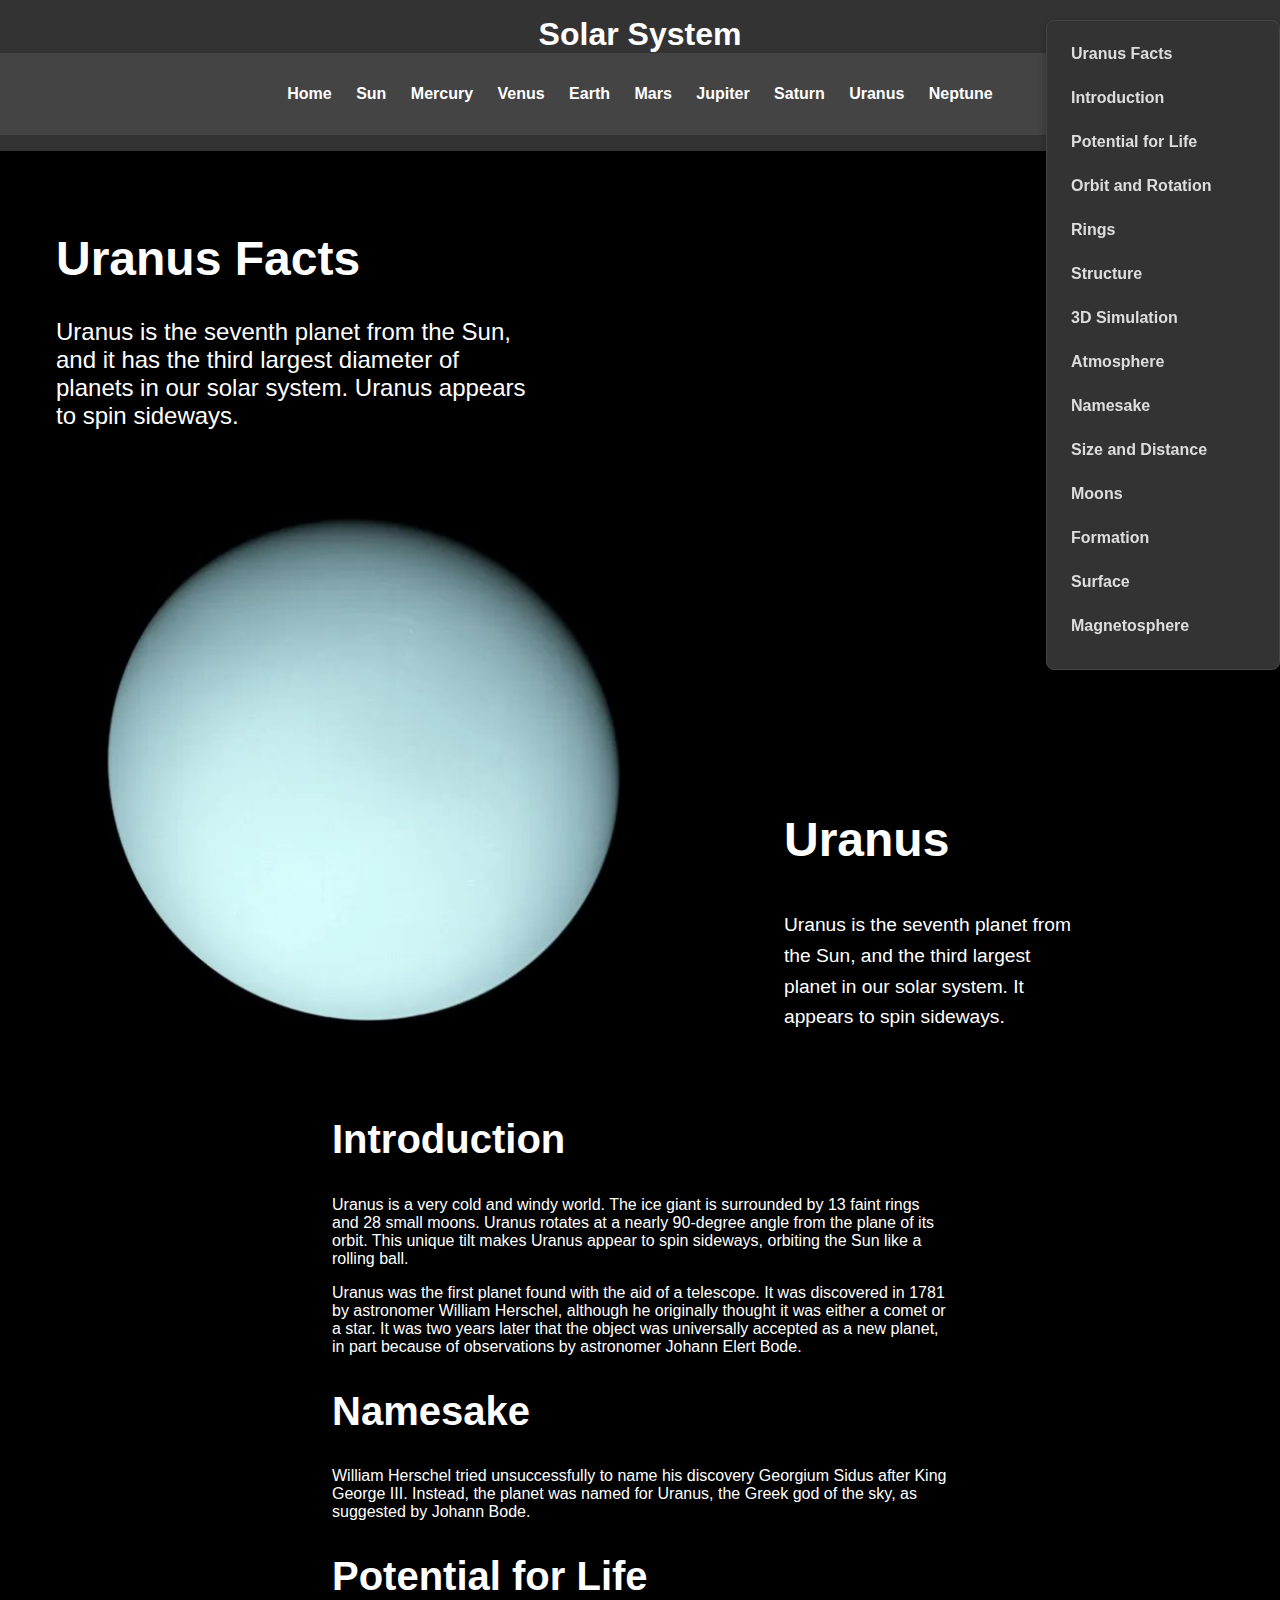
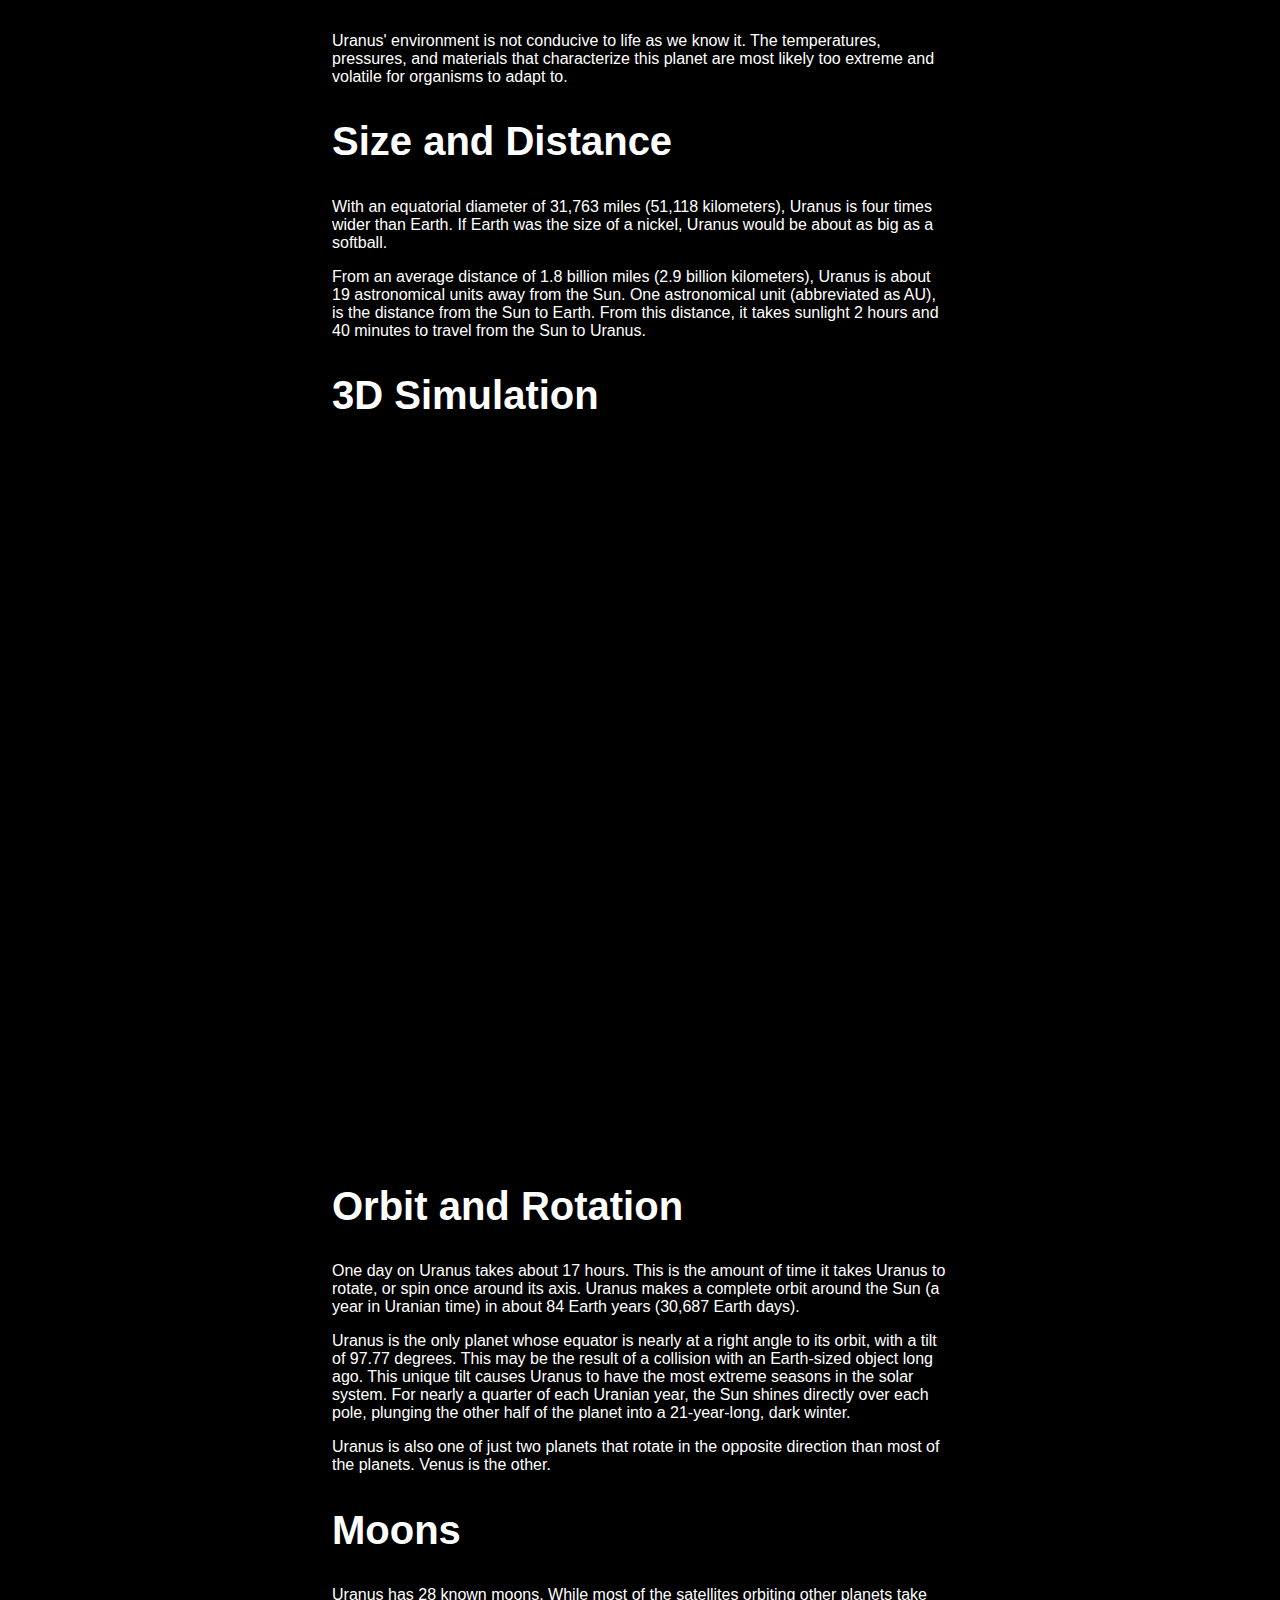
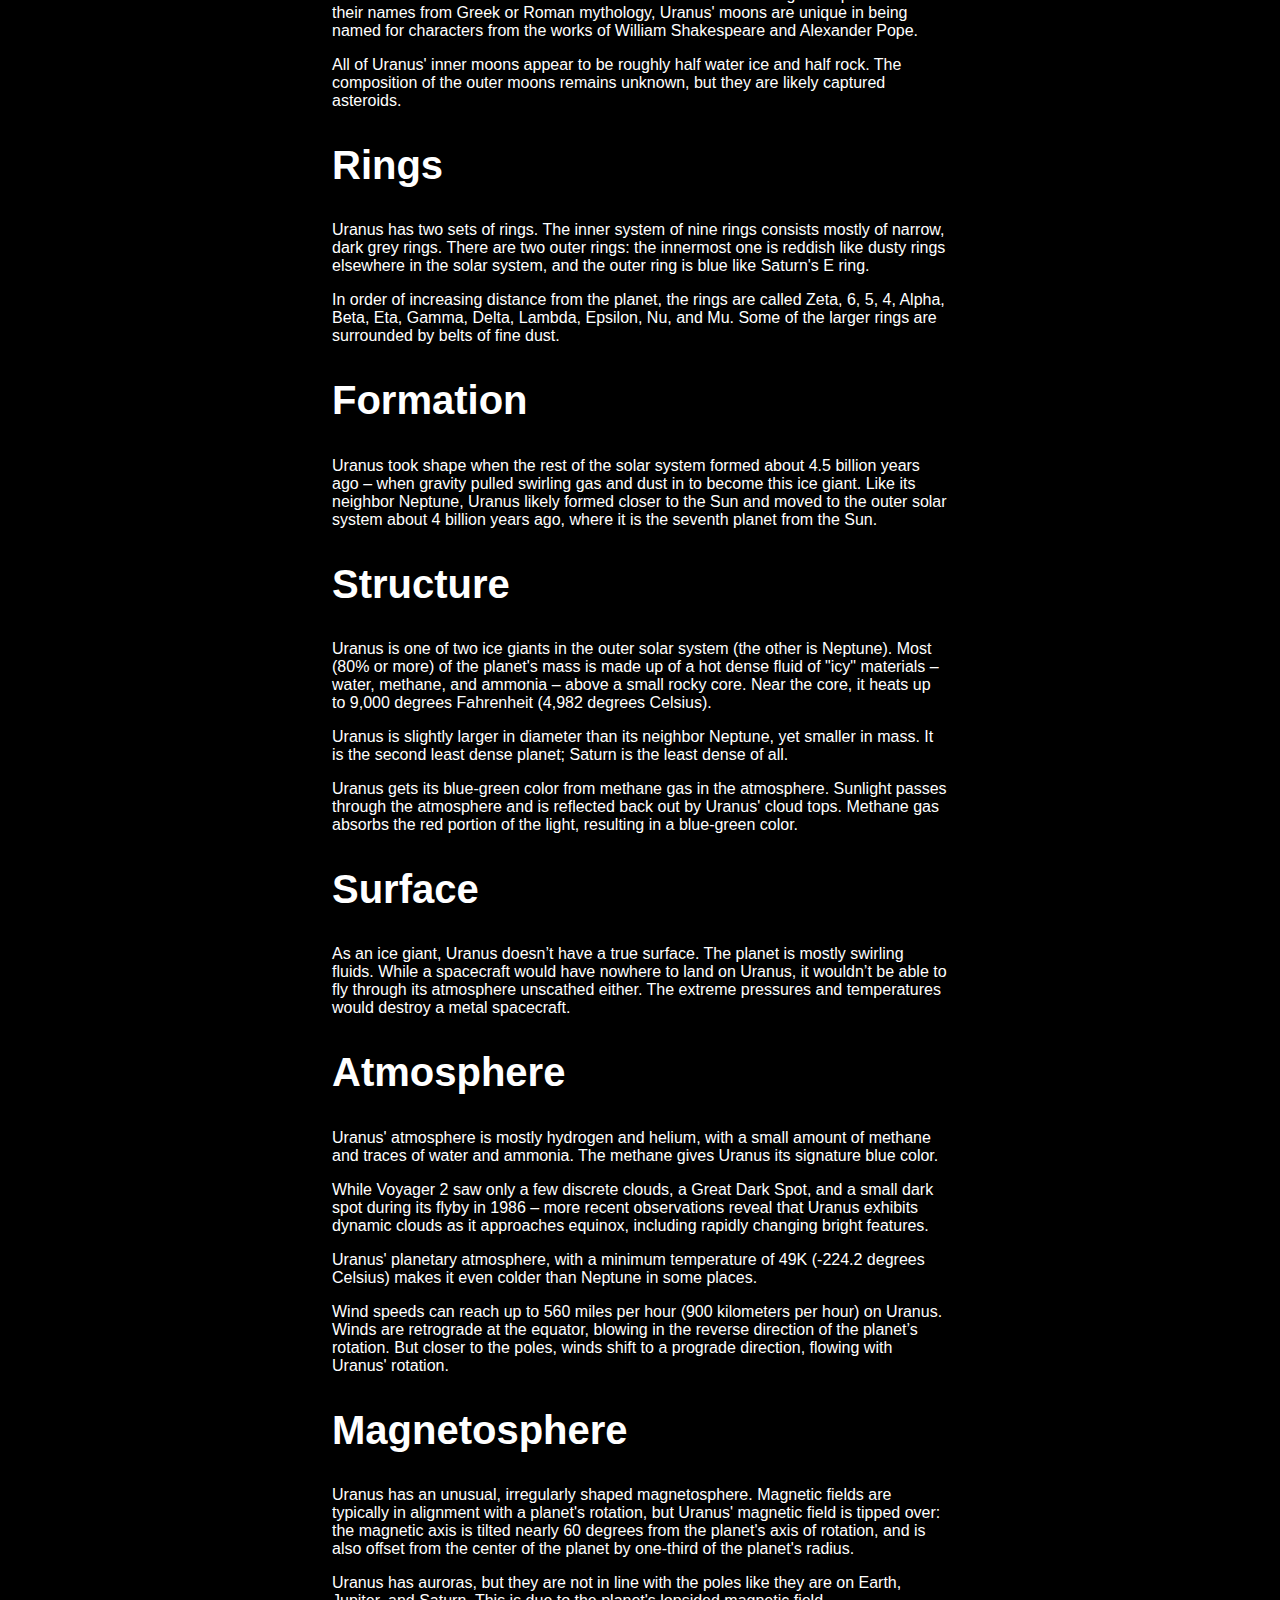
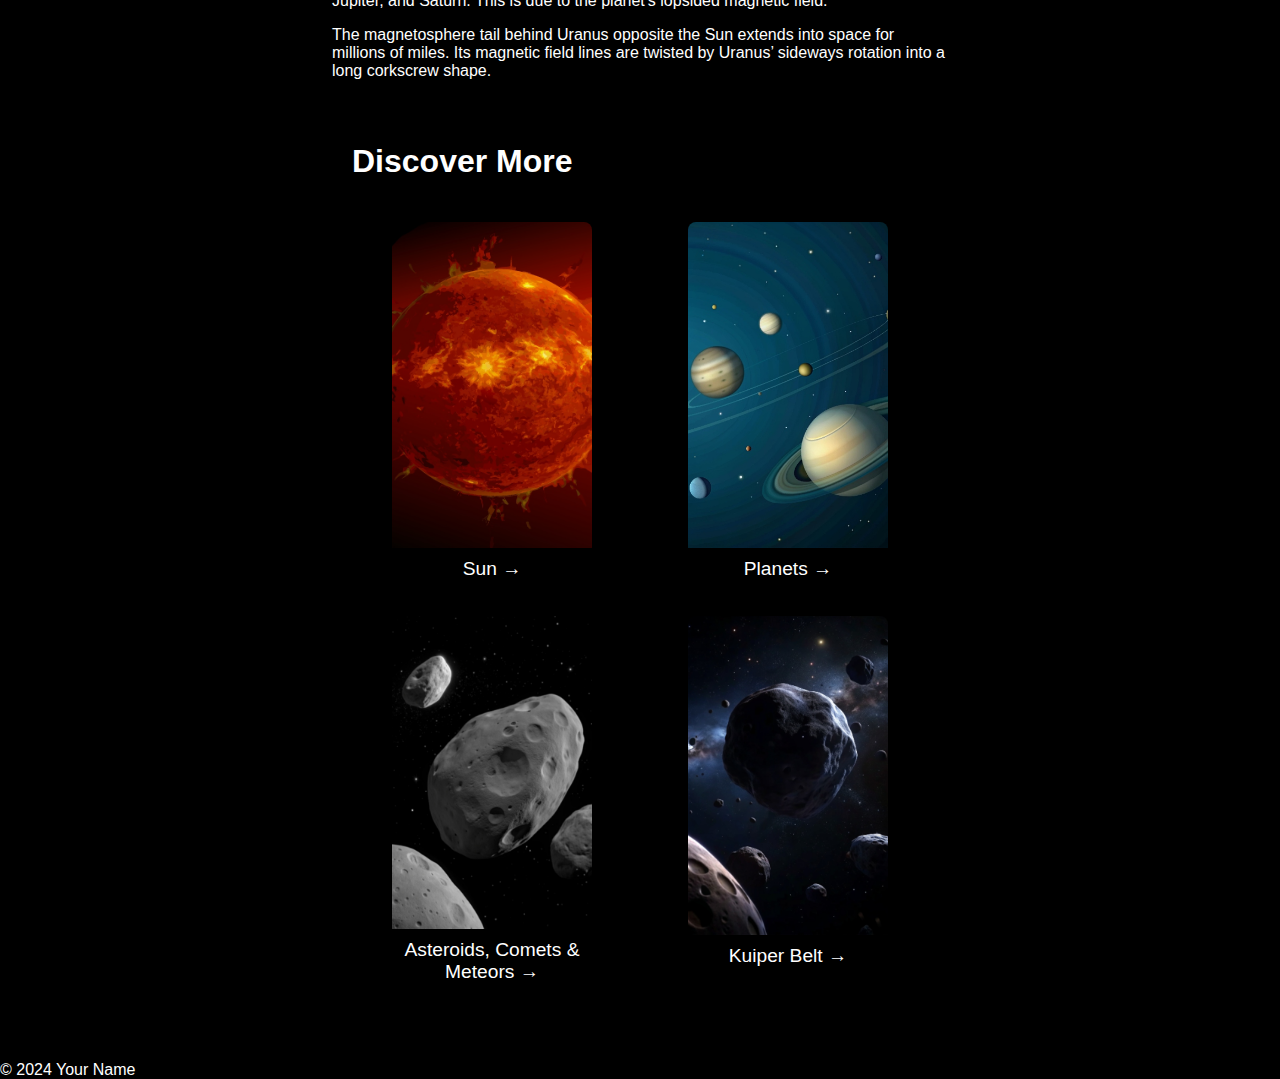
<file: uranus.html>
<!DOCTYPE html>
<html lang="en">
<head>
    <meta charset="UTF-8">
    <meta name="viewport" content="width=device-width, initial-scale=1.0">
    <title>Uranus - Solar System</title>
    <link rel="stylesheet" href="styles/uranus.css">
</head>
<body>
    <header>
        <h1>Solar System</h1>
        <nav>
            <ul>
                <li><a href="index.html">Home</a></li>
                <li><a href="sun.html">Sun</a></li>
                <li><a href="mercury.html">Mercury</a></li>
                <li><a href="venus.html">Venus</a></li>
                <li><a href="earth.html">Earth</a></li>
                <li><a href="mars.html">Mars</a></li>
                <li><a href="jupiter.html">Jupiter</a></li>
                <li><a href="saturn.html">Saturn</a></li>
                <li><a href="uranus.html">Uranus</a></li>
                <li><a href="neptune.html">Neptune</a></li>
                <!-- Добавьте ссылки на другие планеты здесь -->
            </ul>
        </nav>
    </header>
    <main>
          <div class="side-navigation">
              <ul>
                  <li><a href="#facts">Uranus Facts</a></li>
                  <li><a href="#introduction">Introduction</a></li>
                  <li><a href="#potential-for-life">Potential for Life</a></li>
                  <li><a href="#orbit-and-rotation">Orbit and Rotation</a></li>
                  <li><a href="#rings">Rings</a></li>
                  <li><a href="#structure">Structure</a></li>
                  <li><a href="#3d-simulation">3D Simulation</a></li>
                  <li><a href="#atmosphere">Atmosphere</a></li>
                  <li><a href="#namesake">Namesake</a></li>
                  <li><a href="#size-and-distance">Size and Distance</a></li>
                  <li><a href="#moons">Moons</a></li>
                  <li><a href="#formation">Formation</a></li>
                  <li><a href="#surface">Surface</a></li>
                  <li><a href="#magnetosphere">Magnetosphere</a></li>
              </ul>
          </div>
          <div class="text-content">
          <section class="text-section" id="facts">
              <h1>Uranus Facts</h1>
              <p>Uranus is the seventh planet from the Sun, and it has the third largest diameter of planets in our solar system. Uranus appears to spin sideways.</p>
          </section>
          </div>

        <section class="planet-background">
            <h1>Uranus</h1>
            <p>Uranus is the seventh planet from the Sun, and the third largest planet in our solar system. It appears to spin sideways.</p>
        </section>
        <div class="content">

        <section id="introduction">
            <h2>Introduction</h2>
            <p>Uranus is a very cold and windy world. The ice giant is surrounded by 13 faint rings and 28 small moons. Uranus rotates at a nearly 90-degree angle from the plane of its orbit. This unique tilt makes Uranus appear to spin sideways, orbiting the Sun like a rolling ball.</p>

            <p>Uranus was the first planet found with the aid of a telescope. It was discovered in 1781 by astronomer William Herschel, although he originally thought it was either a comet or a star. It was two years later that the object was universally accepted as a new planet, in part because of observations by astronomer Johann Elert Bode.</p>
        </section>

        <section id="namesake">
            <h2>Namesake</h2>
            <p>William Herschel tried unsuccessfully to name his discovery Georgium Sidus after King George III. Instead, the planet was named for Uranus, the Greek god of the sky, as suggested by Johann Bode.</p>
        </section>

        <section id="potential-for-life">
            <h2>Potential for Life</h2>
            <p>Uranus' environment is not conducive to life as we know it. The temperatures, pressures, and materials that characterize this planet are most likely too extreme and volatile for organisms to adapt to.</p>
        </section>

        <section id="size-and-distance">
            <h2>Size and Distance</h2>
            <p>With an equatorial diameter of 31,763 miles (51,118 kilometers), Uranus is four times wider than Earth. If Earth was the size of a nickel, Uranus would be about as big as a softball.</p>

            <p>From an average distance of 1.8 billion miles (2.9 billion kilometers), Uranus is about 19 astronomical units away from the Sun. One astronomical unit (abbreviated as AU), is the distance from the Sun to Earth. From this distance, it takes sunlight 2 hours and 40 minutes to travel from the Sun to Uranus.</p>
        </section>

        <section id="3d-simulation">
            <h2>3D Simulation</h2>
            <div class="simulation-container">
                <iframe src="https://eyes.nasa.gov/apps/solar-system/#/uranus?detailPanel=false&logo=false" allowfullscreen ></iframe>
            </div>
        </section>

        <section id="orbit-and-rotation">
            <h2>Orbit and Rotation</h2>
            <p>One day on Uranus takes about 17 hours. This is the amount of time it takes Uranus to rotate, or spin once around its axis. Uranus makes a complete orbit around the Sun (a year in Uranian time) in about 84 Earth years (30,687 Earth days).</p>

            <p>Uranus is the only planet whose equator is nearly at a right angle to its orbit, with a tilt of 97.77 degrees. This may be the result of a collision with an Earth-sized object long ago. This unique tilt causes Uranus to have the most extreme seasons in the solar system. For nearly a quarter of each Uranian year, the Sun shines directly over each pole, plunging the other half of the planet into a 21-year-long, dark winter.</p>

            <p>Uranus is also one of just two planets that rotate in the opposite direction than most of the planets. Venus is the other.</p>


        </section>

        <section id="moons">
            <h2>Moons</h2>
            <p>Uranus has 28 known moons. While most of the satellites orbiting other planets take their names from Greek or Roman mythology, Uranus' moons are unique in being named for characters from the works of William Shakespeare and Alexander Pope.</p>

            <p>All of Uranus' inner moons appear to be roughly half water ice and half rock. The composition of the outer moons remains unknown, but they are likely captured asteroids.</p>
        </section>

        <section id="rings">
            <h2>Rings</h2>
            <p>Uranus has two sets of rings. The inner system of nine rings consists mostly of narrow, dark grey rings. There are two outer rings: the innermost one is reddish like dusty rings elsewhere in the solar system, and the outer ring is blue like Saturn's E ring.</p>

            <p>In order of increasing distance from the planet, the rings are called Zeta, 6, 5, 4, Alpha, Beta, Eta, Gamma, Delta, Lambda, Epsilon, Nu, and Mu. Some of the larger rings are surrounded by belts of fine dust.</p>
        </section>

        <section id="formation">
            <h2>Formation</h2>
            <p>Uranus took shape when the rest of the solar system formed about 4.5 billion years ago – when gravity pulled swirling gas and dust in to become this ice giant. Like its neighbor Neptune, Uranus likely formed closer to the Sun and moved to the outer solar system about 4 billion years ago, where it is the seventh planet from the Sun.</p>
        </section>

        <section id="structure">
            <h2>Structure</h2>
            <p>Uranus is one of two ice giants in the outer solar system (the other is Neptune). Most (80% or more) of the planet's mass is made up of a hot dense fluid of "icy" materials – water, methane, and ammonia – above a small rocky core. Near the core, it heats up to 9,000 degrees Fahrenheit (4,982 degrees Celsius).</p>

            <p>Uranus is slightly larger in diameter than its neighbor Neptune, yet smaller in mass. It is the second least dense planet; Saturn is the least dense of all.</p>

            <p>Uranus gets its blue-green color from methane gas in the atmosphere. Sunlight passes through the atmosphere and is reflected back out by Uranus' cloud tops. Methane gas absorbs the red portion of the light, resulting in a blue-green color.</p>
                  </section>

        <section id="surface">
            <h2>Surface</h2>
            <p>As an ice giant, Uranus doesn’t have a true surface. The planet is mostly swirling fluids. While a spacecraft would have nowhere to land on Uranus, it wouldn’t be able to fly through its atmosphere unscathed either. The extreme pressures and temperatures would destroy a metal spacecraft.</p>
        </section>

        <section id="atmosphere">
            <h2>Atmosphere</h2>
            <p>Uranus' atmosphere is mostly hydrogen and helium, with a small amount of methane and traces of water and ammonia. The methane gives Uranus its signature blue color.</p>

            <p>While Voyager 2 saw only a few discrete clouds, a Great Dark Spot, and a small dark spot during its flyby in 1986 – more recent observations reveal that Uranus exhibits dynamic clouds as it approaches equinox, including rapidly changing bright features.</p>

            <p>Uranus' planetary atmosphere, with a minimum temperature of 49K (-224.2 degrees Celsius) makes it even colder than Neptune in some places.</p>

            <p>Wind speeds can reach up to 560 miles per hour (900 kilometers per hour) on Uranus. Winds are retrograde at the equator, blowing in the reverse direction of the planet’s rotation. But closer to the poles, winds shift to a prograde direction, flowing with Uranus' rotation.</p>
        </section>

        <section id="magnetosphere">
            <h2>Magnetosphere</h2>
            <p>Uranus has an unusual, irregularly shaped magnetosphere. Magnetic fields are typically in alignment with a planet's rotation, but Uranus' magnetic field is tipped over: the magnetic axis is tilted nearly 60 degrees from the planet's axis of rotation, and is also offset from the center of the planet by one-third of the planet's radius.</p>

            <p>Uranus has auroras, but they are not in line with the poles like they are on Earth, Jupiter, and Saturn. This is due to the planet's lopsided magnetic field.</p>

            <p>The magnetosphere tail behind Uranus opposite the Sun extends into space for millions of miles. Its magnetic field lines are twisted by Uranus’ sideways rotation into a long corkscrew shape.</p>
        </section>

        <div class="more-topics">
            <h2>Discover More</h2>
            <div class="topics-grid">
                <a href="sun.html" class="topic-card">
                    <img src="images/sun.jpg" alt="Sun">
                    <p>Sun &rarr;</p>
                </a>
                <a href="planets.html" class="topic-card">
                    <img src="images/planets.jpg" alt="Planets">
                    <p>Planets &rarr;</p>
                </a>
                <a href="asteroids.html" class="topic-card">
                    <img src="images/asteroids.jpg" alt="Asteroids, Comets & Meteors">
                    <p>Asteroids, Comets & Meteors &rarr;</p>
                </a>
                <a href="kuiper-belt.html" class="topic-card">
                    <img src="images/kuiper-belt.jpg" alt="Kuiper Belt">
                    <p>Kuiper Belt &rarr;</p>
                </a>
            </div>
        </div>


    </main>

    <footer>
        <p>&copy; 2024 Your Name</p>
    </footer>
</body>
</html>
</file>
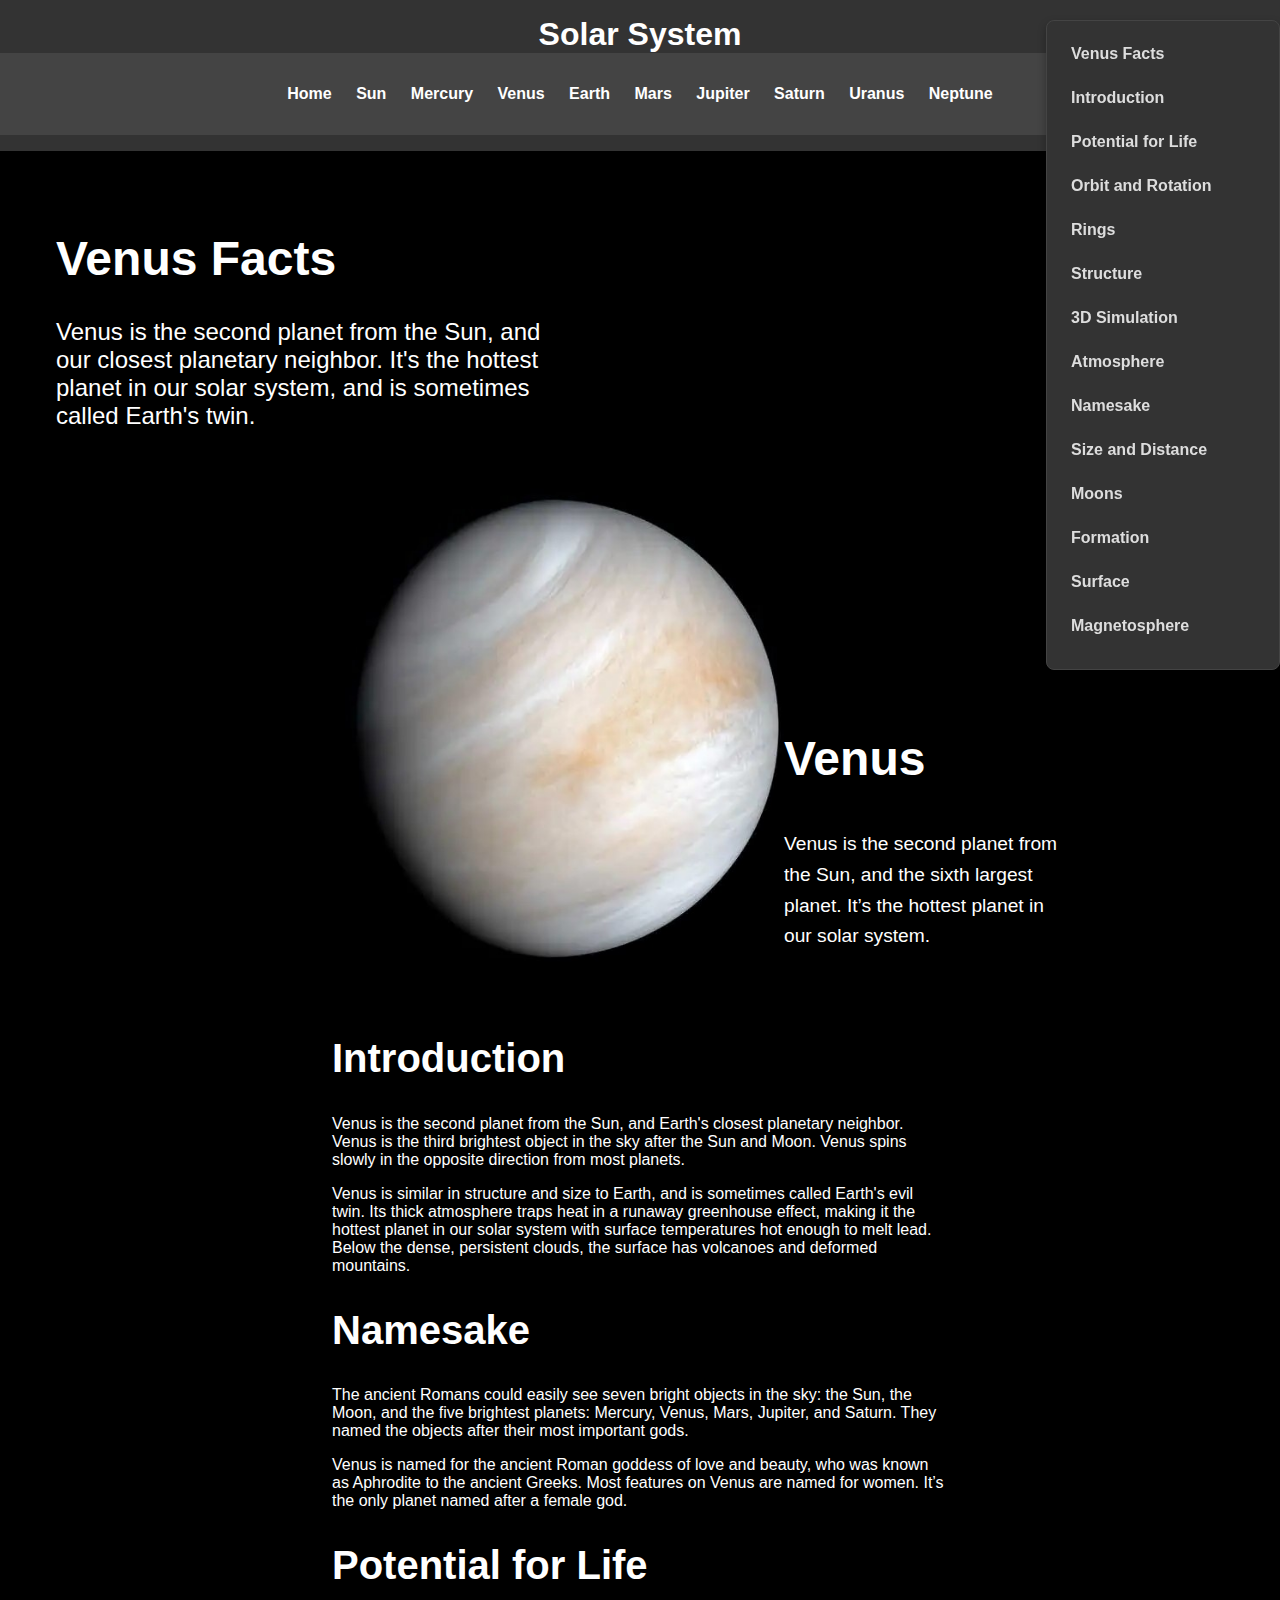
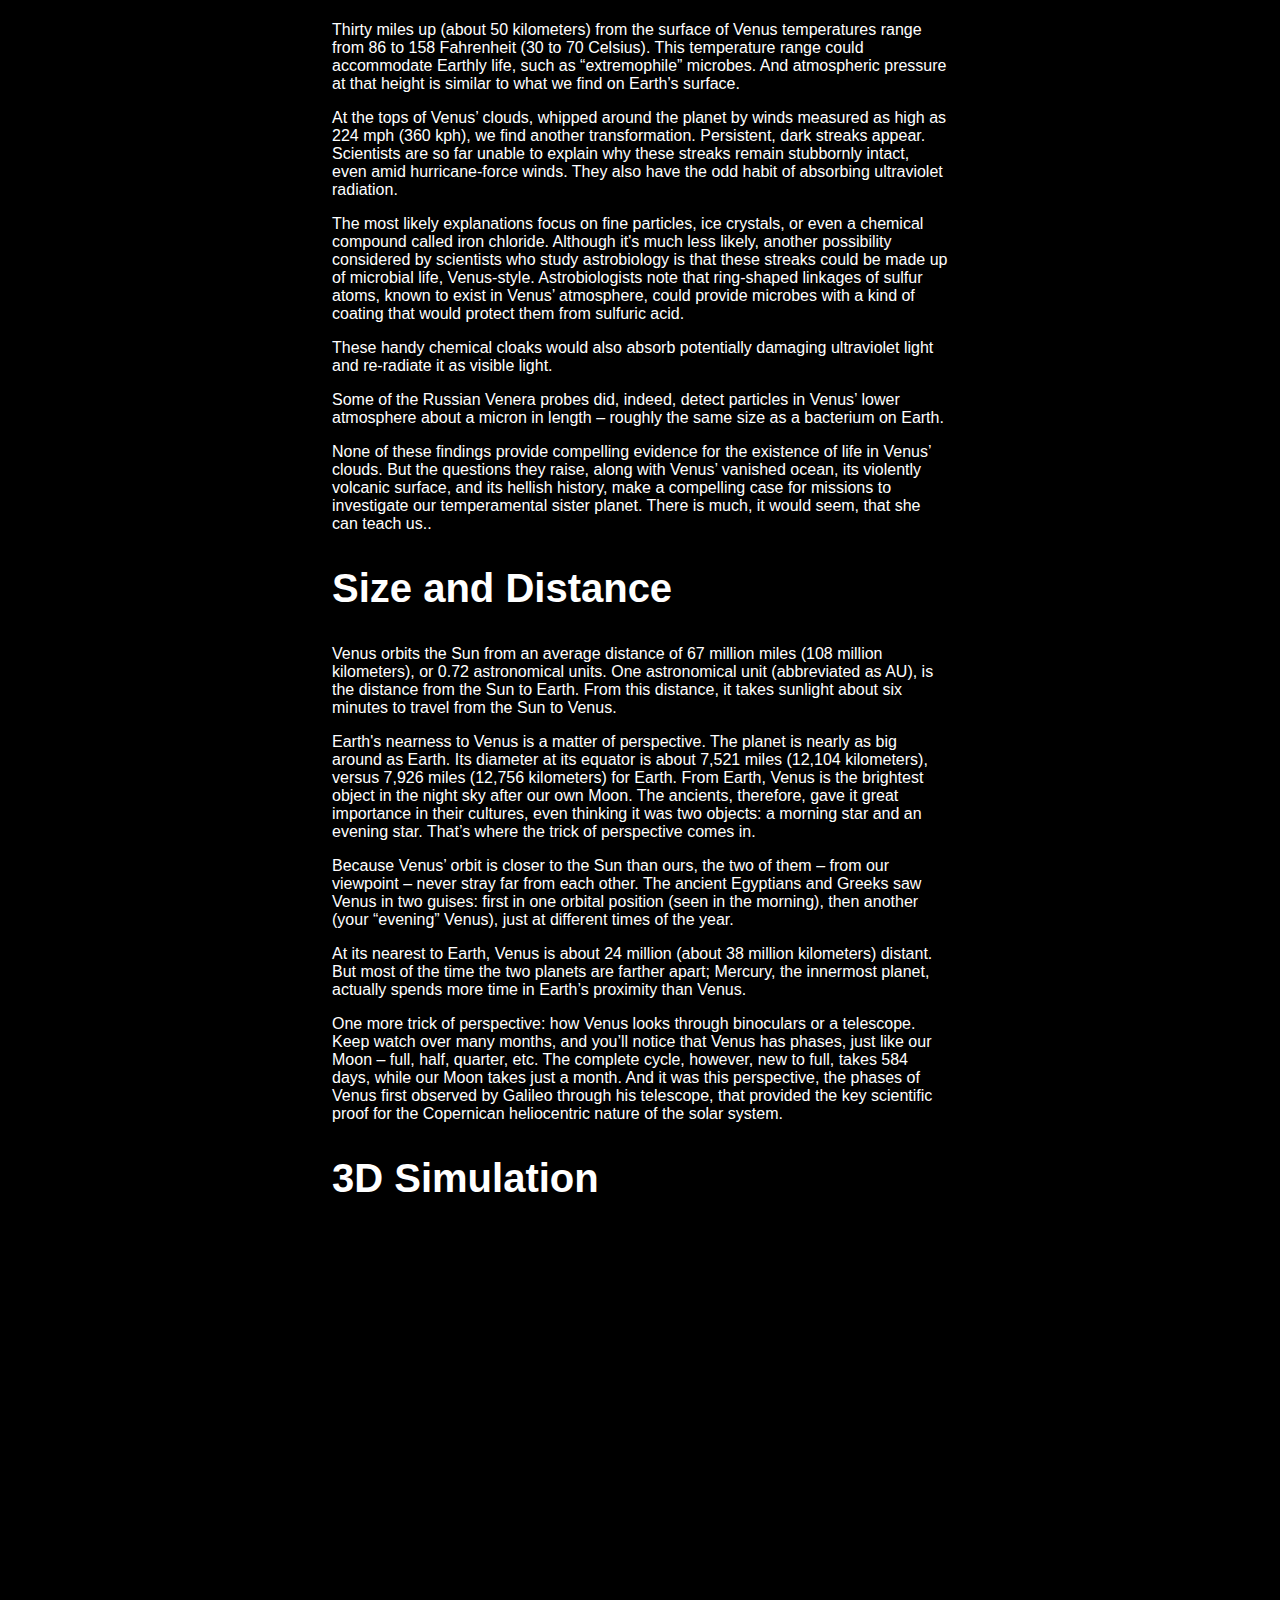
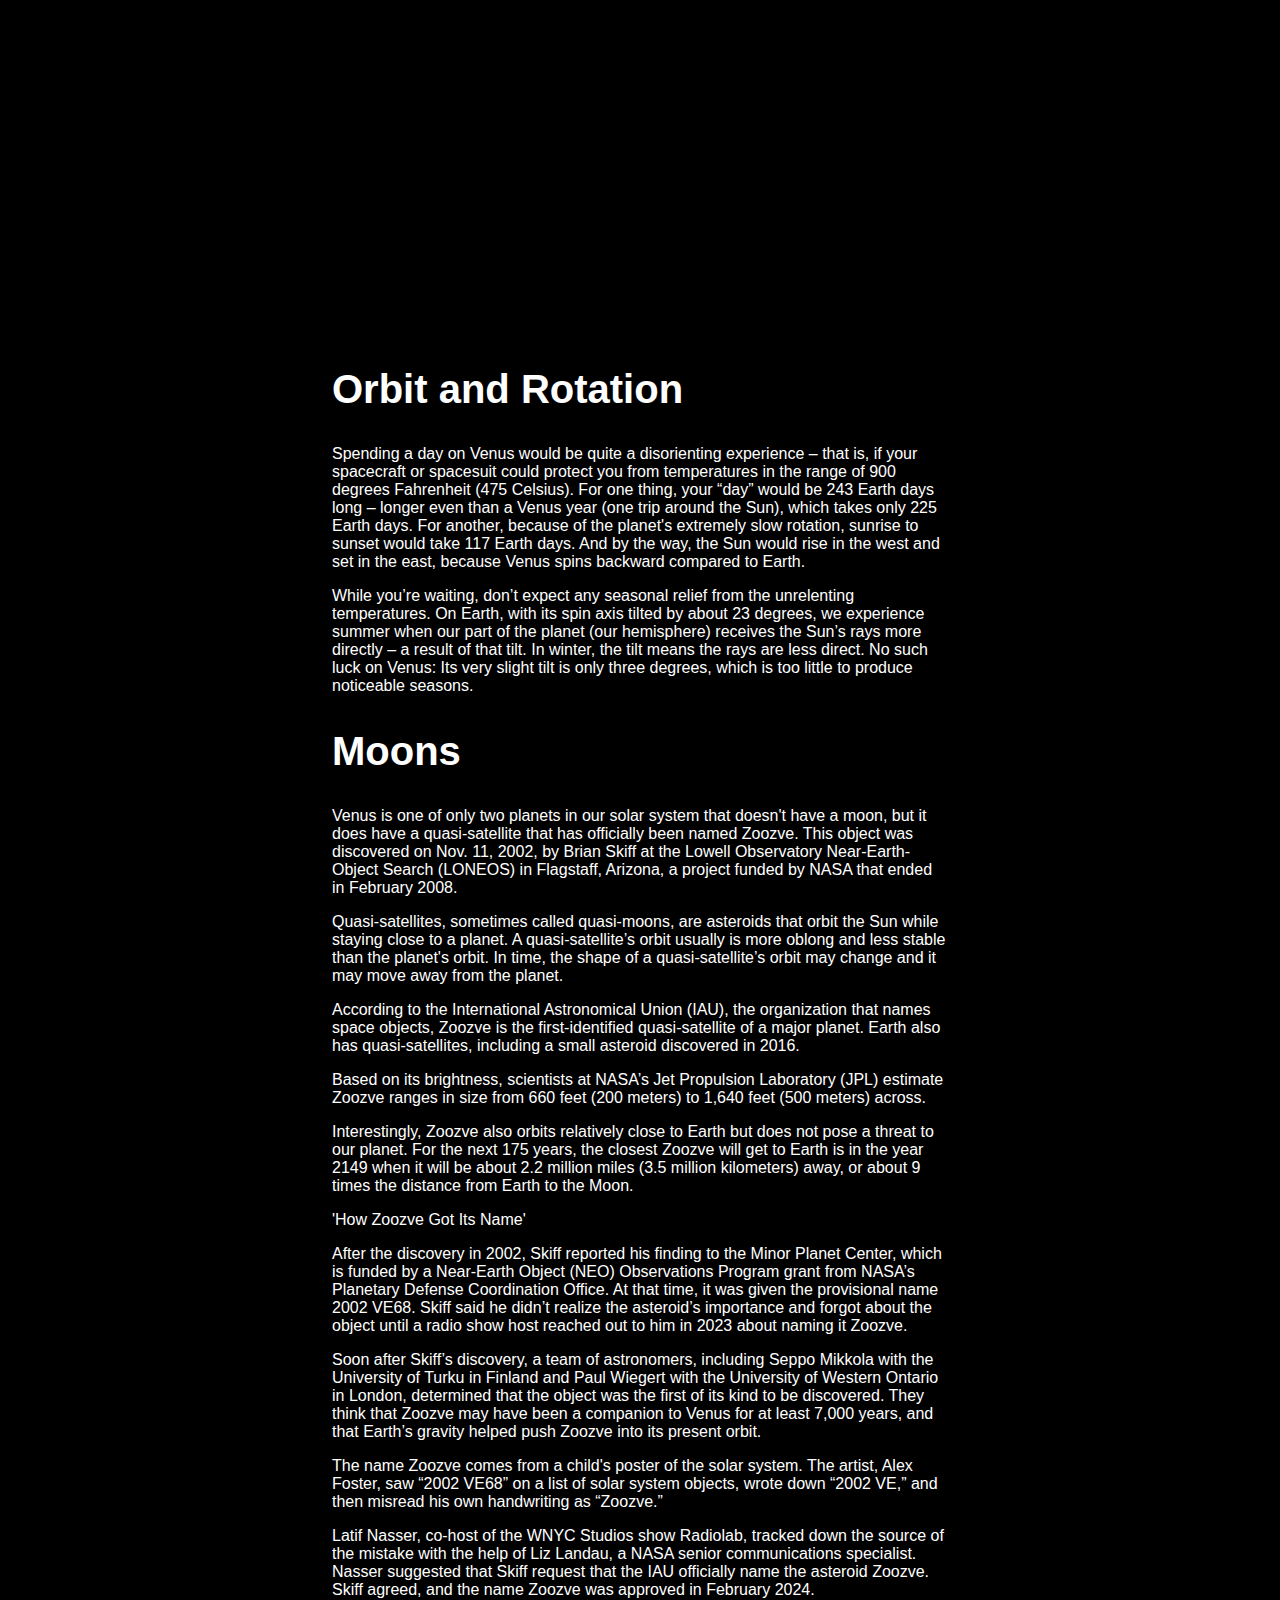
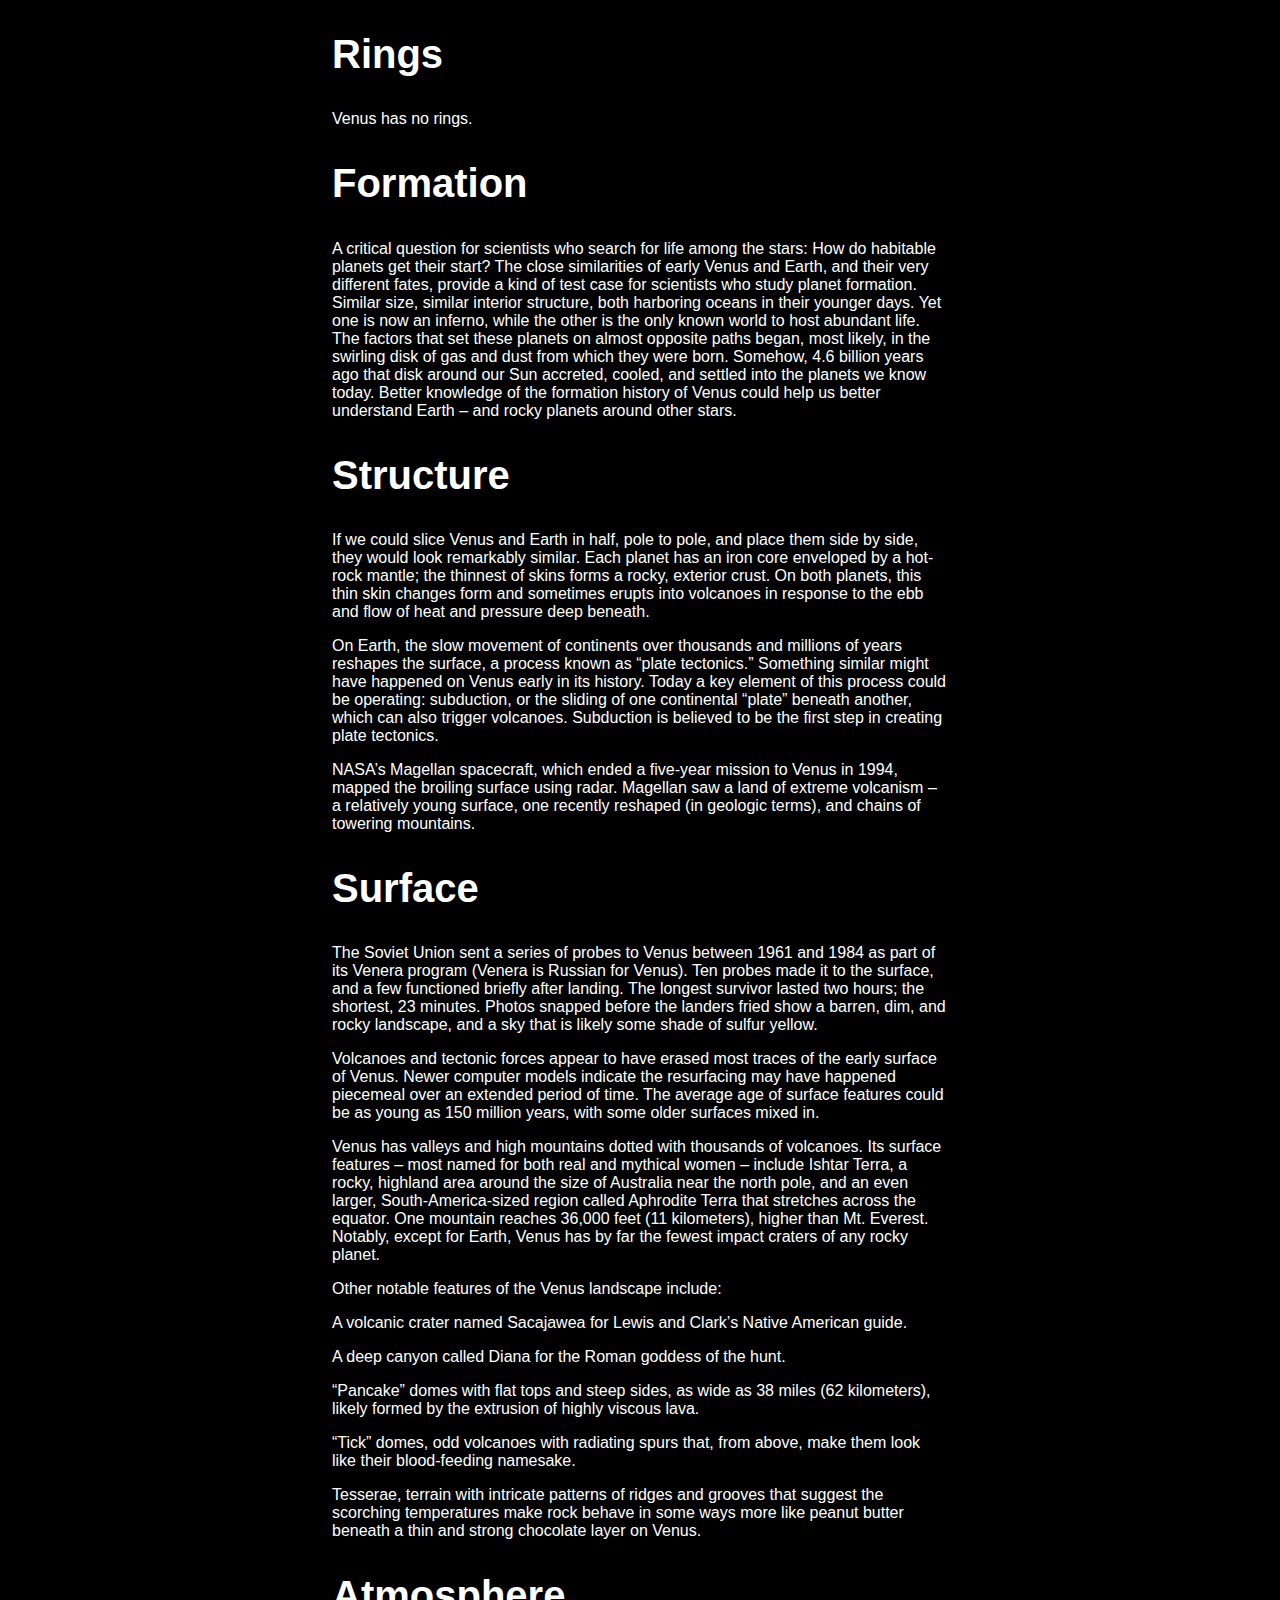
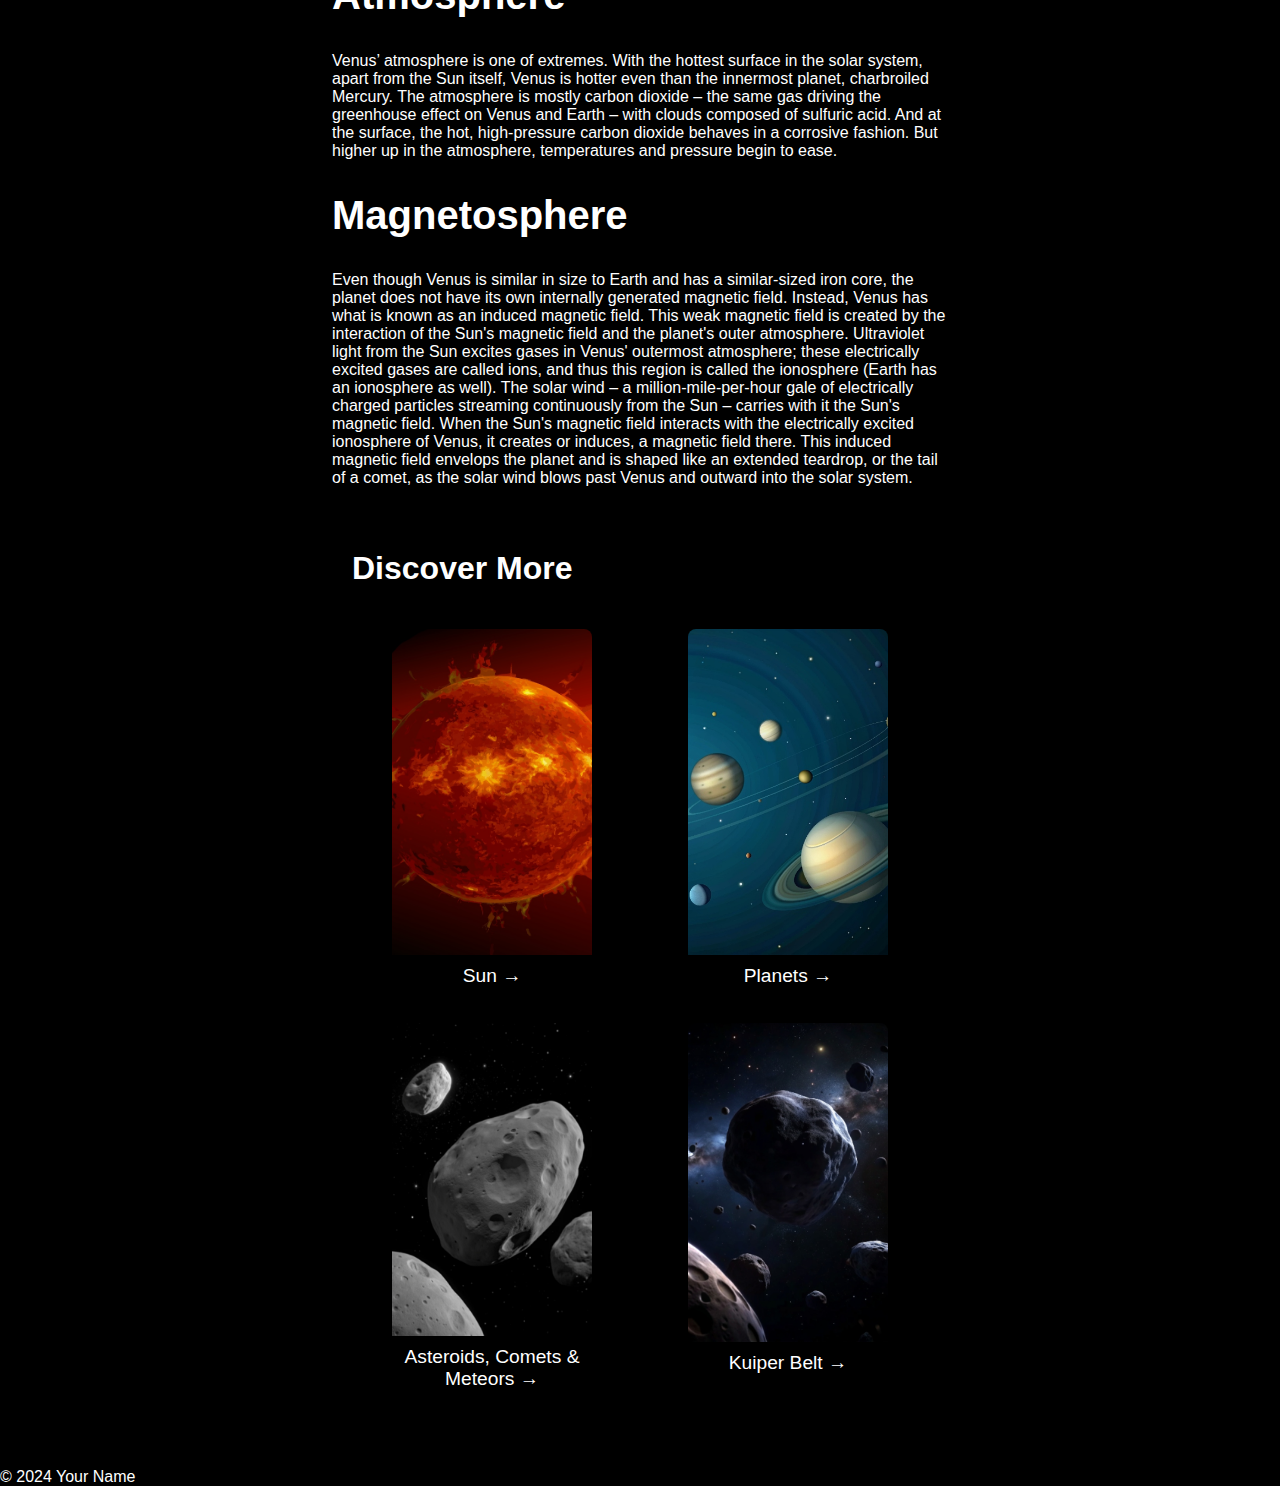
<file: venus.html>
<!DOCTYPE html>
<html lang="en">
<head>
    <meta charset="UTF-8">
    <meta name="viewport" content="width=device-width, initial-scale=1.0">
    <title>Venus - Solar System</title>
    <link rel="stylesheet" href="styles/venus.css">
</head>
<body>
    <header>
        <h1>Solar System</h1>
        <nav>
            <ul>
                <li><a href="index.html">Home</a></li>
                <li><a href="sun.html">Sun</a></li>
                <li><a href="mercury.html">Mercury</a></li>
                <li><a href="venus.html">Venus</a></li>
                <li><a href="earth.html">Earth</a></li>
                <li><a href="mars.html">Mars</a></li>
                <li><a href="jupiter.html">Jupiter</a></li>
                <li><a href="saturn.html">Saturn</a></li>
                <li><a href="uranus.html">Uranus</a></li>
                <li><a href="neptune.html">Neptune</a></li>
                <!-- Добавьте ссылки на другие планеты здесь -->
            </ul>
        </nav>
    </header>
    <main>
          <div class="side-navigation">
              <ul>
                  <li><a href="#facts">Venus Facts</a></li>
                  <li><a href="#introduction">Introduction</a></li>
                  <li><a href="#potential-for-life">Potential for Life</a></li>
                  <li><a href="#orbit-and-rotation">Orbit and Rotation</a></li>
                  <li><a href="#rings">Rings</a></li>
                  <li><a href="#structure">Structure</a></li>
                  <li><a href="#3d-simulation">3D Simulation</a></li>
                  <li><a href="#atmosphere">Atmosphere</a></li>
                  <li><a href="#namesake">Namesake</a></li>
                  <li><a href="#size-and-distance">Size and Distance</a></li>
                  <li><a href="#moons">Moons</a></li>
                  <li><a href="#formation">Formation</a></li>
                  <li><a href="#surface">Surface</a></li>
                  <li><a href="#magnetosphere">Magnetosphere</a></li>
              </ul>
          </div>
          <div class="text-content">
          <section class="text-section" id="facts">
              <h1>Venus Facts</h1>
              <p>Venus is the second planet from the Sun, and our closest planetary neighbor. It's the hottest planet in our solar system, and is sometimes called Earth's twin. </p>
          </section>
          </div>

        <section class="planet-background">
            <h1>Venus</h1>
            <p>Venus is the second planet from the Sun, and the sixth largest planet. It’s the hottest planet in our solar system.</p>
        </section>
        <div class="content">

        <section id="introduction">
            <h2>Introduction</h2>
            <p>Venus is the second planet from the Sun, and Earth's closest planetary neighbor. Venus is the third brightest object in the sky after the Sun and Moon. Venus spins slowly in the opposite direction from most planets.</p>
            <p>Venus is similar in structure and size to Earth, and is sometimes called Earth's evil twin. Its thick atmosphere traps heat in a runaway greenhouse effect, making it the hottest planet in our solar system with surface temperatures hot enough to melt lead. Below the dense, persistent clouds, the surface has volcanoes and deformed mountains.</p>
        </section>

        <section id="namesake">
            <h2>Namesake</h2>
            <p>The ancient Romans could easily see seven bright objects in the sky: the Sun, the Moon, and the five brightest planets: Mercury, Venus, Mars, Jupiter, and Saturn. They named the objects after their most important gods.<p/>
            <p>Venus is named for the ancient Roman goddess of love and beauty, who was known as Aphrodite to the ancient Greeks. Most features on Venus are named for women. It’s the only planet named after a female god.</p>
        </section>

        <section id="potential-for-life">
            <h2>Potential for Life</h2>
            <p>Thirty miles up (about 50 kilometers) from the surface of Venus temperatures range from 86 to 158 Fahrenheit (30 to 70 Celsius). This temperature range could accommodate Earthly life, such as “extremophile” microbes. And atmospheric pressure at that height is similar to what we find on Earth’s surface.</p>

            <p>At the tops of Venus’ clouds, whipped around the planet by winds measured as high as 224 mph (360 kph), we find another transformation. Persistent, dark streaks appear. Scientists are so far unable to explain why these streaks remain stubbornly intact, even amid hurricane-force winds. They also have the odd habit of absorbing ultraviolet radiation.</p>

            <p>The most likely explanations focus on fine particles, ice crystals, or even a chemical compound called iron chloride. Although it's much less likely, another possibility considered by scientists who study astrobiology is that these streaks could be made up of microbial life, Venus-style. Astrobiologists note that ring-shaped linkages of sulfur atoms, known to exist in Venus’ atmosphere, could provide microbes with a kind of coating that would protect them from sulfuric acid.</p> These handy chemical cloaks would also absorb potentially damaging ultraviolet light and re-radiate it as visible light.

            <p>Some of the Russian Venera probes did, indeed, detect particles in Venus’ lower atmosphere about a micron in length – roughly the same size as a bacterium on Earth.</p>

            <p>None of these findings provide compelling evidence for the existence of life in Venus’ clouds. But the questions they raise, along with Venus’ vanished ocean, its violently volcanic surface, and its hellish history, make a compelling case for missions to investigate our temperamental sister planet. There is much, it would seem, that she can teach us..</p>
        </section>

        <section id="size-and-distance">
            <h2>Size and Distance</h2>
            <p>Venus orbits the Sun from an average distance of 67 million miles (108 million kilometers), or 0.72 astronomical units. One astronomical unit (abbreviated as AU), is the distance from the Sun to Earth. From this distance, it takes sunlight about six minutes to travel from the Sun to Venus.</p>

            <p>Earth's nearness to Venus is a matter of perspective. The planet is nearly as big around as Earth. Its diameter at its equator is about 7,521 miles (12,104 kilometers), versus 7,926 miles (12,756 kilometers) for Earth. From Earth, Venus is the brightest object in the night sky after our own Moon. The ancients, therefore, gave it great importance in their cultures, even thinking it was two objects: a morning star and an evening star. That’s where the trick of perspective comes in.</p>

            <p>Because Venus’ orbit is closer to the Sun than ours, the two of them – from our viewpoint – never stray far from each other. The ancient Egyptians and Greeks saw Venus in two guises: first in one orbital position (seen in the morning), then another (your “evening” Venus), just at different times of the year.</p>

            <p>At its nearest to Earth, Venus is about 24 million (about 38 million kilometers) distant. But most of the time the two planets are farther apart; Mercury, the innermost planet, actually spends more time in Earth’s proximity than Venus.</p>

            <p>One more trick of perspective: how Venus looks through binoculars or a telescope. Keep watch over many months, and you’ll notice that Venus has phases, just like our Moon – full, half, quarter, etc. The complete cycle, however, new to full, takes 584 days, while our Moon takes just a month. And it was this perspective, the phases of Venus first observed by Galileo through his telescope, that provided the key scientific proof for the Copernican heliocentric nature of the solar system.</p>
        </section>


        <section id="3d-simulation">
            <h2>3D Simulation</h2>
            <div class="simulation-container">
                <iframe src="https://eyes.nasa.gov/apps/solar-system/#/venus?detailPanel=false&hd=true" allowfullscreen ></iframe>
            </div>
        </section>

        <section id="orbit-and-rotation">
            <h2>Orbit and Rotation</h2>
            <p>Spending a day on Venus would be quite a disorienting experience – that is, if your spacecraft or spacesuit could protect you from temperatures in the range of 900 degrees Fahrenheit (475 Celsius). For one thing, your “day” would be 243 Earth days long – longer even than a Venus year (one trip around the Sun), which takes only 225 Earth days. For another, because of the planet's extremely slow rotation, sunrise to sunset would take 117 Earth days. And by the way, the Sun would rise in the west and set in the east, because Venus spins backward compared to Earth.</p>

            <p>While you’re waiting, don’t expect any seasonal relief from the unrelenting temperatures. On Earth, with its spin axis tilted by about 23 degrees, we experience summer when our part of the planet (our hemisphere) receives the Sun’s rays more directly – a result of that tilt. In winter, the tilt means the rays are less direct. No such luck on Venus: Its very slight tilt is only three degrees, which is too little to produce noticeable seasons.</p>
        </section>

        <section id="moons">
            <h2>Moons</h2>
            <p>Venus is one of only two planets in our solar system that doesn't have a moon, but it does have a quasi-satellite that has officially been named Zoozve. This object was discovered on Nov. 11, 2002, by Brian Skiff at the Lowell Observatory Near-Earth-Object Search (LONEOS) in Flagstaff, Arizona, a project funded by NASA that ended in February 2008.</p>

            <p>Quasi-satellites, sometimes called quasi-moons, are asteroids that orbit the Sun while staying close to a planet. A quasi-satellite’s orbit usually is more oblong and less stable than the planet's orbit. In time, the shape of a quasi-satellite’s orbit may change and it may move away from the planet.</p>

            <p>According to the International Astronomical Union (IAU), the organization that names space objects, Zoozve is the first-identified quasi-satellite of a major planet. Earth also has quasi-satellites, including a small asteroid discovered in 2016.</p>

            <p>Based on its brightness, scientists at NASA’s Jet Propulsion Laboratory (JPL) estimate Zoozve ranges in size from 660 feet (200 meters) to 1,640 feet (500 meters) across.</p>

            <p>Interestingly, Zoozve also orbits relatively close to Earth but does not pose a threat to our planet. For the next 175 years, the closest Zoozve will get to Earth is in the year 2149 when it will be about 2.2 million miles (3.5 million kilometers) away, or about 9 times the distance from Earth to the Moon.</p>

            <p>'How Zoozve Got Its Name'</p>
            <p>After the discovery in 2002, Skiff reported his finding to the Minor Planet Center, which is funded by a Near-Earth Object (NEO) Observations Program grant from NASA’s Planetary Defense Coordination Office. At that time, it was given the provisional name 2002 VE68. Skiff said he didn’t realize the asteroid’s importance and forgot about the object until a radio show host reached out to him in 2023 about naming it Zoozve.</p>

            <p>Soon after Skiff’s discovery, a team of astronomers, including Seppo Mikkola with the University of Turku in Finland and Paul Wiegert with the University of Western Ontario in London, determined that the object was the first of its kind to be discovered. They think that Zoozve may have been a companion to Venus for at least 7,000 years, and that Earth’s gravity helped push Zoozve into its present orbit.</p>

            <p>The name Zoozve comes from a child's poster of the solar system. The artist, Alex Foster, saw “2002 VE68” on a list of solar system objects, wrote down “2002 VE,” and then misread his own handwriting as “Zoozve.”</p>

            <p>Latif Nasser, co-host of the WNYC Studios show Radiolab, tracked down the source of the mistake with the help of Liz Landau, a NASA senior communications specialist. Nasser suggested that Skiff request that the IAU officially name the asteroid Zoozve. Skiff agreed, and the name Zoozve was approved in February 2024.</p>


        </section>

        <section id="rings">
            <h2>Rings</h2>
            <p>Venus has no rings.</p>
        </section>

        <section id="formation">
            <h2>Formation</h2>
            <p>A critical question for scientists who search for life among the stars: How do habitable planets get their start? The close similarities of early Venus and Earth, and their very different fates, provide a kind of test case for scientists who study planet formation. Similar size, similar interior structure, both harboring oceans in their younger days. Yet one is now an inferno, while the other is the only known world to host abundant life. The factors that set these planets on almost opposite paths began, most likely, in the swirling disk of gas and dust from which they were born. Somehow, 4.6 billion years ago that disk around our Sun accreted, cooled, and settled into the planets we know today. Better knowledge of the formation history of Venus could help us better understand Earth – and rocky planets around other stars.</p>
        </section>

        <section id="structure">
            <h2>Structure</h2>
            <p>If we could slice Venus and Earth in half, pole to pole, and place them side by side, they would look remarkably similar. Each planet has an iron core enveloped by a hot-rock mantle; the thinnest of skins forms a rocky, exterior crust. On both planets, this thin skin changes form and sometimes erupts into volcanoes in response to the ebb and flow of heat and pressure deep beneath.</p>

            <p>On Earth, the slow movement of continents over thousands and millions of years reshapes the surface, a process known as “plate tectonics.” Something similar might have happened on Venus early in its history. Today a key element of this process could be operating: subduction, or the sliding of one continental “plate” beneath another, which can also trigger volcanoes. Subduction is believed to be the first step in creating plate tectonics.</p>

            <p>NASA’s Magellan spacecraft, which ended a five-year mission to Venus in 1994, mapped the broiling surface using radar. Magellan saw a land of extreme volcanism – a relatively young surface, one recently reshaped (in geologic terms), and chains of towering mountains.</p>
        </section>

        <section id="surface">
            <h2>Surface</h2>
            <p>The Soviet Union sent a series of probes to Venus between 1961 and 1984 as part of its Venera program (Venera is Russian for Venus). Ten probes made it to the surface, and a few functioned briefly after landing. The longest survivor lasted two hours; the shortest, 23 minutes. Photos snapped before the landers fried show a barren, dim, and rocky landscape, and a sky that is likely some shade of sulfur yellow.

            <p>Volcanoes and tectonic forces appear to have erased most traces of the early surface of Venus. Newer computer models indicate the resurfacing may have happened piecemeal over an extended period of time. The average age of surface features could be as young as 150 million years, with some older surfaces mixed in.

            <p>Venus has valleys and high mountains dotted with thousands of volcanoes. Its surface features – most named for both real and mythical women – include Ishtar Terra, a rocky, highland area around the size of Australia near the north pole, and an even larger, South-America-sized region called Aphrodite Terra that stretches across the equator. One mountain reaches 36,000 feet (11 kilometers), higher than Mt. Everest. Notably, except for Earth, Venus has by far the fewest impact craters of any rocky planet.

            <p>Other notable features of the Venus landscape include:</p>

            <p>A volcanic crater named Sacajawea for Lewis and Clark’s Native American guide.</p>
            <p>A deep canyon called Diana for the Roman goddess of the hunt.</p>
            <p>“Pancake” domes with flat tops and steep sides, as wide as 38 miles (62 kilometers), likely formed by the extrusion of highly viscous lava.</p>
            <p>“Tick” domes, odd volcanoes with radiating spurs that, from above, make them look like their blood-feeding namesake.</p>
            <p>Tesserae, terrain with intricate patterns of ridges and grooves that suggest the scorching temperatures make rock behave in some ways more like peanut butter beneath a thin and strong chocolate layer on Venus.</p>
        </section>

        <section id="atmosphere">
            <h2>Atmosphere</h2>
            <p>Venus’ atmosphere is one of extremes. With the hottest surface in the solar system, apart from the Sun itself, Venus is hotter even than the innermost planet, charbroiled Mercury. The atmosphere is mostly carbon dioxide – the same gas driving the greenhouse effect on Venus and Earth – with clouds composed of sulfuric acid. And at the surface, the hot, high-pressure carbon dioxide behaves in a corrosive fashion. But higher up in the atmosphere, temperatures and pressure begin to ease.</p>
        </section>

        <section id="magnetosphere">
            <h2>Magnetosphere</h2>
            <p>Even though Venus is similar in size to Earth and has a similar-sized iron core, the planet does not have its own internally generated magnetic field. Instead, Venus has what is known as an induced magnetic field. This weak magnetic field is created by the interaction of the Sun's magnetic field and the planet's outer atmosphere. Ultraviolet light from the Sun excites gases in Venus' outermost atmosphere; these electrically excited gases are called ions, and thus this region is called the ionosphere (Earth has an ionosphere as well). The solar wind – a million-mile-per-hour gale of electrically charged particles streaming continuously from the Sun – carries with it the Sun's magnetic field. When the Sun's magnetic field interacts with the electrically excited ionosphere of Venus, it creates or induces, a magnetic field there. This induced magnetic field envelops the planet and is shaped like an extended teardrop, or the tail of a comet, as the solar wind blows past Venus and outward into the solar system.</p>
        </section>

        <div class="more-topics">
            <h2>Discover More</h2>
            <div class="topics-grid">
                <a href="sun.html" class="topic-card">
                    <img src="images/sun.jpg" alt="Sun">
                    <p>Sun &rarr;</p>
                </a>
                <a href="planets.html" class="topic-card">
                    <img src="images/planets.jpg" alt="Planets">
                    <p>Planets &rarr;</p>
                </a>
                <a href="asteroids.html" class="topic-card">
                    <img src="images/asteroids.jpg" alt="Asteroids, Comets & Meteors">
                    <p>Asteroids, Comets & Meteors &rarr;</p>
                </a>
                <a href="kuiper-belt.html" class="topic-card">
                    <img src="images/kuiper-belt.jpg" alt="Kuiper Belt">
                    <p>Kuiper Belt &rarr;</p>
                </a>
            </div>
        </div>


    </main>

    <footer>
        <p>&copy; 2024 Your Name</p>
    </footer>
</body>
</html>
</file>
<file: styles/styles.css>
/* styles.css */

body {
    font-family: Arial, sans-serif;
    margin: 0;
    padding: 0;
    background-color: #000;
    color: #fff;
}

header {
    background-color: #333;
    padding: 1em 0;
    text-align: center;
}

nav {
    background-color: #444;
    padding: 1em 0;
    text-align: center;
}

nav ul {
    list-style-type: none;
    padding: 0;
}

nav ul li {
    display: inline;
    margin: 0 10px;
}

nav ul li a {
    text-decoration: none;
    color: #fff;
    font-weight: bold;
}

/* footer {
    background-color: #333;
    padding: 1em 0;
    text-align: center;
    position: absolute;
    bottom: 0;
    width: 100%;
} */


bbbbbbbbbbbbbbbbbbbbbbbb

body {
    font-family: Arial, sans-serif;
    margin: 0;
    padding: 0;
    background-color: #000; /* Черный фон для всего сайта */
    color: #fff; /* Белый цвет текста */
}


header {
    background-color: #333;
    padding: 1em 0;
    text-align: center;
}
header h1 {

    margin: 0; /* Убираем внешние отступы у заголовка */
    color: #fff; /* Белый цвет текста заголовка */

}

.text-content {
    flex: 2; /* Занимает 2/3 ширины */
    max-width: 40%; /* Ограничивает ширину текста */
    color: #fff; /* Белый цвет текста */
    background: rgba(0, 0, 0, 0.6); /* Полупрозрачный черный фон */
    padding: 1em; /* Внутренние отступы */
    border-radius: 8px; /* Сглаживание углов */
     font-size: 1.5em; /* Увеличиваем размер текста */

    }

nav {
    background-color: #444;
    padding: 1em 0;
    text-align: center;
}

nav ul {
    list-style-type: none; /* Отображаем элементы списка в одну линию */
    padding: 0; /* Отступ справа между элементами списка */
}

nav ul li {
    display: inline;
    margin: 0 10px;
}

nav ul li a {
    text-decoration: none;
    color: #fff;
    font-weight: bold;
}

main {
    padding: 2em;
}

.simulation-container {
    width: 66.67%;  /* 2/3 ширины экрана */
    height: 400%;   /* 3 раза больше по высоте */
    margin: 2em auto;  /* Центрируем контейнер */
    overflow: hidden; /* Скрытие части изображения, выходящей за границы контейнера */
}

.simulation-container {
    width: 66.67%;  /* 2/3 ширины экрана */
    height: 700px;  /* фиксированная высота */
    background-color: #000;
    margin: 0 auto 2em;  /* Центрируем контейнер и добавляем отступ снизу */
    position: relative; /* Относительное позиционирование */
}

.simulation-container iframe {
    border: none;
    width: 100%;
    height: 100%;
}

.text-content {
    margin-top: 2em;  /* Отступ сверху для текста */
    padding: 0 1em;  /* Отступы по бокам для текста */
}

/* Контейнер для текста */
.text-content {
    flex: 2; /* Занимает 2/3 ширины */
    padding-right: 20px;
}
/* mercury.css */


body, html {
    margin: 0;
    padding: 0;
    height: 100%;
}

/* Фон для планеты Mercury */
.planet-background {
    background-image: url('../images/solarsystem.jpg');
    background-size: cover;
    background-position: center top;
    height: 61vh; /* Высота фонового изображения */
    display: flex;
    flex-direction: column; /* Располагаем элементы в столбец */
    justify-content: flex-end; /* Выравнивание контента внизу */
    padding: 2em;
    box-sizing: border-box; /* Учесть padding в высоте блока */

}

.planet-background h1 {
    font-size: 3em;
    margin-bottom: 0.5em;
    margin-left: 75%; /* Подвигаем заголовок вправо на половину ширины контейнера */
    transform: translateX(-50%); /* Центрируем заголовок относительно его собственной ширины */
}

.planet-background p {
    font-size: 1.2em;
    line-height: 1.6;
    max-width: 60%;
    margin-left: 75%; /* Подвигаем текст вправо на половину ширины контейнера */
    transform: translateX(-50%); /* Центрируем текст относительно его собственной ширины */
}

.content {
    padding: 0 300px; /* Отступы справа и слева */
}

/* Стили для заголовков */
h2 {
    font-size: 2.5em; /* Увеличенный размер шрифта для подзаголовков */
}

/* расположение для навигации */
.intro-section {
    display: flex;
    justify-content: space-between;
    align-items: flex-start;
    padding: 20px;
    background-color: #000; /* Черный фон */
    color: #fff; /* Белый текст */
}

.intro-content {
    display: flex;
    justify-content: space-between;
    align-items: flex-start;
    width: 100%;
}

.text-content {
    flex: 1;
    padding-right: 20px;
}


/* Позиционирование боковой навигации в правом отступе */
.side-navigation {
    background-color: #333; /* Темный фон для навигации */
    border: 1px solid #444; /* Темная рамка для навигации */
    border-radius: 8px; /* Скругленные углы навигации */
    padding: 16px; /* Внутренние отступы для навигации */
    width: 200px; /* Ширина навигации */
    box-shadow: 0 4px 8px rgba(0, 0, 0, 0.3); /* Тень для навигации */
    position: fixed; /* Фиксированное позиционирование */
    top: 20px; /* Отступ сверху для навигации */
    right: 0; /* Отступ справа для навигации */
    z-index: 1000; /* Поверх других элементов */
}

.side-navigation ul {
    list-style: none; /* Убираем маркеры списка в навигации */
    padding: 0; /* Убираем внутренние отступы списка в навигации */
    margin: 0; /* Убираем внешние отступы списка в навигации */
}

.side-navigation li {
    margin-bottom: 10px; /* Отступ снизу между элементами списка в навигации */
}

.side-navigation a {
    text-decoration: none;
    color: #ddd; /* Светлый цвет текста */
    font-weight: bold;
    padding: 8px;
    display: block;
    border-radius: 4px;
}

.side-navigation a:hover {
    background-color: #444; /* Темный фон при наведении */
    color: #fff; /* Белый текст при наведении */
}

/ text-section h2 {
    text-align: left; /* Выравнивание заголовка текста влево */
}

/ .text-section p {
    text-align: left; /* Выравнивание текста абзаца влево */
}

aaaaaaaaaaaaaaaaaaaaaaaaaaaaaaaaaaa
/* Секция "Discover More Topics From NASA" */
.more-topics {
  text-align: center; /* Выравнивание текста по центру */
  padding: 2em 0; /* Отступы сверху и снизу */
  background-color: #000; /* Черный фон */
  color: #fff; /* Белый цвет текста */

}

.more-topics h2 {
    font-size: 2em; /* Размер шрифта заголовка */
    margin-bottom: 1em; /* Нижний отступ */
}

/* Сетка для карточек */
.topics-grid {
    display: flex; /* Используем flexbox для расположения карточек */
    justify-content: space-around; /* Распределение пространства между карточками */
    flex-wrap: wrap; /* Разрешаем перенос карточек на новую строку */
    gap: 1em; /* Расстояние между карточками */
}

/* Карточка */
.topic-card {
    background-color: #000; /* Черный фон карточки */
    border-radius: 8px; /* Скругленные углы */
    overflow: hidden; /* Обрезаем контент, выходящий за границы карточки */
    width: 20%; /* Ширина карточки */
    min-width: 200px; /* Минимальная ширина карточки */
    text-align: left; /* Выравнивание текста по левому краю */
    position: relative; /* Для позиционирования текста внутри карточки */
}

.topic-card img {
    width: 100%; /* Ширина изображения равна ширине карточки */
    height: auto; /* Автоматическая высота изображения */
    display: block; /* Отображение как блочный элемент */
}

.topic-card a {
    color: #fff; /* Белый цвет текста ссылки */
    font-weight: bold; /* Жирный шрифт */
    font-size: 1.2em; /* Размер шрифта */
    position: absolute; /* Абсолютное позиционирование */
    bottom: 10px; /* Отступ от нижнего края карточки */
    left: 10px; /* Отступ от левого края карточки */
    text-decoration: none; /* Убираем подчеркивание у ссылки */
}

.topic-card a:hover {
    color: #e74c3c; /* Цвет текста при наведении */
}

/* Установить черный фон для секции */
.more-topics {
    background-color: #000;
    color: #fff;
    padding: 20px; /* Добавляем отступ для визуальной эстетики */
}

/* Увеличить размер карточек */
.topic-card {
    display: block; /* Делаем карточку блочным элементом */
    width: 22%; /* Увеличиваем ширину карточек */
    margin: 10px; /* Добавляем отступы между карточками */
    text-decoration: none; /* Убираем подчеркивание ссылок */
    color: inherit; /* Наследуем цвет текста */
    transition: transform 0.3s; /* Плавный переход при наведении */
}

.topic-card:hover {
    transform: scale(1.05); /* Увеличиваем карточку при наведении */
}

.topic-card img {
    width: 100%;
    height: auto;
    display: block; /* Убираем пробелы вокруг изображения */
}

.topic-card p {
    margin: 10px 0 0;
    text-align: center; /* Выравниваем текст по центру */
    font-size: 1.2em;
}

.topic-card:hover p {
    color: #e74c3c; /* Изменяем цвет текста при наведении */
}
</file>
<file: styles/asteroids.css>
/* sun.css */

body {
    font-family: Arial, sans-serif;
    margin: 0;
    padding: 0;
    background-color: #000; /* Черный фон для всего сайта */
    color: #fff; /* Белый цвет текста */
}


header {
    background-color: #333;
    padding: 1em 0;
    text-align: center;
}
header h1 {

    margin: 0; /* Убираем внешние отступы у заголовка */
    color: #fff; /* Белый цвет текста заголовка */

}

.text-content {
    flex: 2; /* Занимает 2/3 ширины */
    max-width: 40%; /* Ограничивает ширину текста */
    color: #fff; /* Белый цвет текста */
    background: rgba(0, 0, 0, 0.6); /* Полупрозрачный черный фон */
    padding: 1em; /* Внутренние отступы */
    border-radius: 8px; /* Сглаживание углов */
     font-size: 1.5em; /* Увеличиваем размер текста */

    }

nav {
    background-color: #444;
    padding: 1em 0;
    text-align: center;
}

nav ul {
    list-style-type: none; /* Отображаем элементы списка в одну линию */
    padding: 0; /* Отступ справа между элементами списка */
}

nav ul li {
    display: inline;
    margin: 0 10px;
}

nav ul li a {
    text-decoration: none;
    color: #fff;
    font-weight: bold;
}

main {
    padding: 2em;
}

.simulation-container {
    width: 66.67%;  /* 2/3 ширины экрана */
    height: 400%;   /* 3 раза больше по высоте */
    margin: 2em auto;  /* Центрируем контейнер */
    overflow: hidden; /* Скрытие части изображения, выходящей за границы контейнера */
}

.simulation-container {
    width: 66.67%;  /* 2/3 ширины экрана */
    height: 700px;  /* фиксированная высота */
    background-color: #000;
    margin: 0 auto 2em;  /* Центрируем контейнер и добавляем отступ снизу */
    position: relative; /* Относительное позиционирование */
}

.simulation-container iframe {
    border: none;
    width: 100%;
    height: 100%;
}

.text-content {
    margin-top: 2em;  /* Отступ сверху для текста */
    padding: 0 1em;  /* Отступы по бокам для текста */
}

/* Контейнер для текста */
.text-content {
    flex: 2; /* Занимает 2/3 ширины */
    padding-right: 20px;
}
/* mercury.css */


body, html {
    margin: 0;
    padding: 0;
    height: 100%;
}

/* Фон для планеты Mercury */
.planet-background {
    background-image: url('../images/asteroids3.jpg');
    background-size: cover;
    background-position: center top;
    height: 60vh; /* Высота фонового изображения */
    display: flex;
    flex-direction: column; /* Располагаем элементы в столбец */
    justify-content: flex-end; /* Выравнивание контента внизу */
    padding: 2em;
    box-sizing: border-box; /* Учесть padding в высоте блока */

}

.planet-background h1 {
    font-size: 3em;
    margin-bottom: 0.5em;
    margin-left: 75%; /* Подвигаем заголовок вправо на половину ширины контейнера */
    transform: translateX(-50%); /* Центрируем заголовок относительно его собственной ширины */
}

.planet-background p {
    font-size: 1.2em;
    line-height: 1.6;
    max-width: 60%;
    margin-left: 75%; /* Подвигаем текст вправо на половину ширины контейнера */
    transform: translateX(-50%); /* Центрируем текст относительно его собственной ширины */
}

.content {
    padding: 0 300px; /* Отступы справа и слева */
}

/* Стили для заголовков */
h2 {
    font-size: 2.5em; /* Увеличенный размер шрифта для подзаголовков */
}

/* расположение для навигации */
.intro-section {
    display: flex;
    justify-content: space-between;
    align-items: flex-start;
    padding: 20px;
    background-color: #000; /* Черный фон */
    color: #fff; /* Белый текст */
}

.intro-content {
    display: flex;
    justify-content: space-between;
    align-items: flex-start;
    width: 100%;
}

.text-content {
    flex: 1;
    padding-right: 20px;
}


/* Позиционирование боковой навигации в правом отступе */
.side-navigation {
    background-color: #333; /* Темный фон для навигации */
    border: 1px solid #444; /* Темная рамка для навигации */
    border-radius: 8px; /* Скругленные углы навигации */
    padding: 16px; /* Внутренние отступы для навигации */
    width: 200px; /* Ширина навигации */
    box-shadow: 0 4px 8px rgba(0, 0, 0, 0.3); /* Тень для навигации */
    position: fixed; /* Фиксированное позиционирование */
    top: 20px; /* Отступ сверху для навигации */
    right: 0; /* Отступ справа для навигации */
    z-index: 1000; /* Поверх других элементов */
}

.side-navigation ul {
    list-style: none; /* Убираем маркеры списка в навигации */
    padding: 0; /* Убираем внутренние отступы списка в навигации */
    margin: 0; /* Убираем внешние отступы списка в навигации */
}

.side-navigation li {
    margin-bottom: 10px; /* Отступ снизу между элементами списка в навигации */
}

.side-navigation a {
    text-decoration: none;
    color: #ddd; /* Светлый цвет текста */
    font-weight: bold;
    padding: 8px;
    display: block;
    border-radius: 4px;
}

.side-navigation a:hover {
    background-color: #444; /* Темный фон при наведении */
    color: #fff; /* Белый текст при наведении */
}

/ text-section h2 {
    text-align: left; /* Выравнивание заголовка текста влево */
}

/ .text-section p {
    text-align: left; /* Выравнивание текста абзаца влево */
}

aaaaaaaaaaaaaaaaaaaaaaaaaaaaaaaaaaa
/* Секция "Discover More Topics From NASA" */
.more-topics {
  text-align: center; /* Выравнивание текста по центру */
  padding: 2em 0; /* Отступы сверху и снизу */
  background-color: #000; /* Черный фон */
  color: #fff; /* Белый цвет текста */

}

.more-topics h2 {
    font-size: 2em; /* Размер шрифта заголовка */
    margin-bottom: 1em; /* Нижний отступ */
}

/* Сетка для карточек */
.topics-grid {
    display: flex; /* Используем flexbox для расположения карточек */
    justify-content: space-around; /* Распределение пространства между карточками */
    flex-wrap: wrap; /* Разрешаем перенос карточек на новую строку */
    gap: 1em; /* Расстояние между карточками */
}

/* Карточка */
.topic-card {
    background-color: #000; /* Черный фон карточки */
    border-radius: 8px; /* Скругленные углы */
    overflow: hidden; /* Обрезаем контент, выходящий за границы карточки */
    width: 20%; /* Ширина карточки */
    min-width: 200px; /* Минимальная ширина карточки */
    text-align: left; /* Выравнивание текста по левому краю */
    position: relative; /* Для позиционирования текста внутри карточки */
}

.topic-card img {
    width: 100%; /* Ширина изображения равна ширине карточки */
    height: auto; /* Автоматическая высота изображения */
    display: block; /* Отображение как блочный элемент */
}

.topic-card a {
    color: #fff; /* Белый цвет текста ссылки */
    font-weight: bold; /* Жирный шрифт */
    font-size: 1.2em; /* Размер шрифта */
    position: absolute; /* Абсолютное позиционирование */
    bottom: 10px; /* Отступ от нижнего края карточки */
    left: 10px; /* Отступ от левого края карточки */
    text-decoration: none; /* Убираем подчеркивание у ссылки */
}

.topic-card a:hover {
    color: #e74c3c; /* Цвет текста при наведении */
}

/* Установить черный фон для секции */
.more-topics {
    background-color: #000;
    color: #fff;
    padding: 20px; /* Добавляем отступ для визуальной эстетики */
}

/* Увеличить размер карточек */
.topic-card {
    display: block; /* Делаем карточку блочным элементом */
    width: 22%; /* Увеличиваем ширину карточек */
    margin: 10px; /* Добавляем отступы между карточками */
    text-decoration: none; /* Убираем подчеркивание ссылок */
    color: inherit; /* Наследуем цвет текста */
    transition: transform 0.3s; /* Плавный переход при наведении */
}

.topic-card:hover {
    transform: scale(1.05); /* Увеличиваем карточку при наведении */
}

.topic-card img {
    width: 100%;
    height: auto;
    display: block; /* Убираем пробелы вокруг изображения */
}

.topic-card p {
    margin: 10px 0 0;
    text-align: center; /* Выравниваем текст по центру */
    font-size: 1.2em;
}

.topic-card:hover p {
    color: #e74c3c; /* Изменяем цвет текста при наведении */
}
</file>
<file: styles/earth.css>
/* earth.css */

body {
    font-family: Arial, sans-serif;
    margin: 0;
    padding: 0;
    background-color: #000; /* Черный фон для всего сайта */
    color: #fff; /* Белый цвет текста */
}


header {
    background-color: #333;
    padding: 1em 0;
    text-align: center;
}
header h1 {

    margin: 0; /* Убираем внешние отступы у заголовка */
    color: #fff; /* Белый цвет текста заголовка */

}

.text-content {
    flex: 2; /* Занимает 2/3 ширины */
    max-width: 40%; /* Ограничивает ширину текста */
    color: #fff; /* Белый цвет текста */
    background: rgba(0, 0, 0, 0.6); /* Полупрозрачный черный фон */
    padding: 1em; /* Внутренние отступы */
    border-radius: 8px; /* Сглаживание углов */
     font-size: 1.5em; /* Увеличиваем размер текста */

    }

nav {
    background-color: #444;
    padding: 1em 0;
    text-align: center;
}

nav ul {
    list-style-type: none; /* Отображаем элементы списка в одну линию */
    padding: 0; /* Отступ справа между элементами списка */
}

nav ul li {
    display: inline;
    margin: 0 10px;
}

nav ul li a {
    text-decoration: none;
    color: #fff;
    font-weight: bold;
}

main {
    padding: 2em;
}

.simulation-container {
    width: 66.67%;  /* 2/3 ширины экрана */
    height: 400%;   /* 3 раза больше по высоте */
    margin: 2em auto;  /* Центрируем контейнер */
    overflow: hidden; /* Скрытие части изображения, выходящей за границы контейнера */
}

.simulation-container {
    width: 66.67%;  /* 2/3 ширины экрана */
    height: 700px;  /* фиксированная высота */
    background-color: #000;
    margin: 0 auto 2em;  /* Центрируем контейнер и добавляем отступ снизу */
    position: relative; /* Относительное позиционирование */
}

.simulation-container iframe {
    border: none;
    width: 100%;
    height: 100%;
}

.text-content {
    margin-top: 2em;  /* Отступ сверху для текста */
    padding: 0 1em;  /* Отступы по бокам для текста */
}

/* Контейнер для текста */
.text-content {
    flex: 2; /* Занимает 2/3 ширины */
    padding-right: 20px;
}
/* mercury.css */


body, html {
    margin: 0;
    padding: 0;
    height: 100%;
}

/* Фон для планеты Mercury */
.planet-background {
    background-image: url('../images/earth.jpg');
    background-size: cover;
    background-position: center top;
    height: 61vh; /* Высота фонового изображения */
    display: flex;
    flex-direction: column; /* Располагаем элементы в столбец */
    justify-content: flex-end; /* Выравнивание контента внизу */
    padding: 2em;
    box-sizing: border-box; /* Учесть padding в высоте блока */

}

.planet-background h1 {
    font-size: 3em;
    margin-bottom: 0.5em;
    margin-left: 75%; /* Подвигаем заголовок вправо на половину ширины контейнера */
    transform: translateX(-50%); /* Центрируем заголовок относительно его собственной ширины */
}

.planet-background p {
    font-size: 1.2em;
    line-height: 1.6;
    max-width: 60%;
    margin-left: 75%; /* Подвигаем текст вправо на половину ширины контейнера */
    transform: translateX(-50%); /* Центрируем текст относительно его собственной ширины */
}

.content {
    padding: 0 300px; /* Отступы справа и слева */
}

/* Стили для заголовков */
h2 {
    font-size: 2.5em; /* Увеличенный размер шрифта для подзаголовков */
}

/* расположение для навигации */
.intro-section {
    display: flex;
    justify-content: space-between;
    align-items: flex-start;
    padding: 20px;
    background-color: #000; /* Черный фон */
    color: #fff; /* Белый текст */
}

.intro-content {
    display: flex;
    justify-content: space-between;
    align-items: flex-start;
    width: 100%;
}

.text-content {
    flex: 1;
    padding-right: 20px;
}


/* Позиционирование боковой навигации в правом отступе */
.side-navigation {
    background-color: #333; /* Темный фон для навигации */
    border: 1px solid #444; /* Темная рамка для навигации */
    border-radius: 8px; /* Скругленные углы навигации */
    padding: 16px; /* Внутренние отступы для навигации */
    width: 200px; /* Ширина навигации */
    box-shadow: 0 4px 8px rgba(0, 0, 0, 0.3); /* Тень для навигации */
    position: fixed; /* Фиксированное позиционирование */
    top: 20px; /* Отступ сверху для навигации */
    right: 0; /* Отступ справа для навигации */
    z-index: 1000; /* Поверх других элементов */
}

.side-navigation ul {
    list-style: none; /* Убираем маркеры списка в навигации */
    padding: 0; /* Убираем внутренние отступы списка в навигации */
    margin: 0; /* Убираем внешние отступы списка в навигации */
}

.side-navigation li {
    margin-bottom: 10px; /* Отступ снизу между элементами списка в навигации */
}

.side-navigation a {
    text-decoration: none;
    color: #ddd; /* Светлый цвет текста */
    font-weight: bold;
    padding: 8px;
    display: block;
    border-radius: 4px;
}

.side-navigation a:hover {
    background-color: #444; /* Темный фон при наведении */
    color: #fff; /* Белый текст при наведении */
}

/ text-section h2 {
    text-align: left; /* Выравнивание заголовка текста влево */
}

/ .text-section p {
    text-align: left; /* Выравнивание текста абзаца влево */
}

aaaaaaaaaaaaaaaaaaaaaaaaaaaaaaaaaaa
/* Секция "Discover More Topics From NASA" */
.more-topics {
  text-align: center; /* Выравнивание текста по центру */
  padding: 2em 0; /* Отступы сверху и снизу */
  background-color: #000; /* Черный фон */
  color: #fff; /* Белый цвет текста */

}

.more-topics h2 {
    font-size: 2em; /* Размер шрифта заголовка */
    margin-bottom: 1em; /* Нижний отступ */
}

/* Сетка для карточек */
.topics-grid {
    display: flex; /* Используем flexbox для расположения карточек */
    justify-content: space-around; /* Распределение пространства между карточками */
    flex-wrap: wrap; /* Разрешаем перенос карточек на новую строку */
    gap: 1em; /* Расстояние между карточками */
}

/* Карточка */
.topic-card {
    background-color: #000; /* Черный фон карточки */
    border-radius: 8px; /* Скругленные углы */
    overflow: hidden; /* Обрезаем контент, выходящий за границы карточки */
    width: 20%; /* Ширина карточки */
    min-width: 200px; /* Минимальная ширина карточки */
    text-align: left; /* Выравнивание текста по левому краю */
    position: relative; /* Для позиционирования текста внутри карточки */
}

.topic-card img {
    width: 100%; /* Ширина изображения равна ширине карточки */
    height: auto; /* Автоматическая высота изображения */
    display: block; /* Отображение как блочный элемент */
}

.topic-card a {
    color: #fff; /* Белый цвет текста ссылки */
    font-weight: bold; /* Жирный шрифт */
    font-size: 1.2em; /* Размер шрифта */
    position: absolute; /* Абсолютное позиционирование */
    bottom: 10px; /* Отступ от нижнего края карточки */
    left: 10px; /* Отступ от левого края карточки */
    text-decoration: none; /* Убираем подчеркивание у ссылки */
}

.topic-card a:hover {
    color: #e74c3c; /* Цвет текста при наведении */
}

/* Установить черный фон для секции */
.more-topics {
    background-color: #000;
    color: #fff;
    padding: 20px; /* Добавляем отступ для визуальной эстетики */
}

/* Увеличить размер карточек */
.topic-card {
    display: block; /* Делаем карточку блочным элементом */
    width: 22%; /* Увеличиваем ширину карточек */
    margin: 10px; /* Добавляем отступы между карточками */
    text-decoration: none; /* Убираем подчеркивание ссылок */
    color: inherit; /* Наследуем цвет текста */
    transition: transform 0.3s; /* Плавный переход при наведении */
}

.topic-card:hover {
    transform: scale(1.05); /* Увеличиваем карточку при наведении */
}

.topic-card img {
    width: 100%;
    height: auto;
    display: block; /* Убираем пробелы вокруг изображения */
}

.topic-card p {
    margin: 10px 0 0;
    text-align: center; /* Выравниваем текст по центру */
    font-size: 1.2em;
}

.topic-card:hover p {
    color: #e74c3c; /* Изменяем цвет текста при наведении */
}
</file>
<file: styles/jupiter.css>
/* jupiter.css */

body {
    font-family: Arial, sans-serif;
    margin: 0;
    padding: 0;
    background-color: #000; /* Черный фон для всего сайта */
    color: #fff; /* Белый цвет текста */
}


header {
    background-color: #333;
    padding: 1em 0;
    text-align: center;
}
header h1 {

    margin: 0; /* Убираем внешние отступы у заголовка */
    color: #fff; /* Белый цвет текста заголовка */

}

.text-content {
    flex: 2; /* Занимает 2/3 ширины */
    max-width: 40%; /* Ограничивает ширину текста */
    color: #fff; /* Белый цвет текста */
    background: rgba(0, 0, 0, 0.6); /* Полупрозрачный черный фон */
    padding: 1em; /* Внутренние отступы */
    border-radius: 8px; /* Сглаживание углов */
     font-size: 1.5em; /* Увеличиваем размер текста */

    }

nav {
    background-color: #444;
    padding: 1em 0;
    text-align: center;
}

nav ul {
    list-style-type: none; /* Отображаем элементы списка в одну линию */
    padding: 0; /* Отступ справа между элементами списка */
}

nav ul li {
    display: inline;
    margin: 0 10px;
}

nav ul li a {
    text-decoration: none;
    color: #fff;
    font-weight: bold;
}

main {
    padding: 2em;
}

.simulation-container {
    width: 66.67%;  /* 2/3 ширины экрана */
    height: 400%;   /* 3 раза больше по высоте */
    margin: 2em auto;  /* Центрируем контейнер */
    overflow: hidden; /* Скрытие части изображения, выходящей за границы контейнера */
}

.simulation-container {
    width: 66.67%;  /* 2/3 ширины экрана */
    height: 700px;  /* фиксированная высота */
    background-color: #000;
    margin: 0 auto 2em;  /* Центрируем контейнер и добавляем отступ снизу */
    position: relative; /* Относительное позиционирование */
}

.simulation-container iframe {
    border: none;
    width: 100%;
    height: 100%;
}

.text-content {
    margin-top: 2em;  /* Отступ сверху для текста */
    padding: 0 1em;  /* Отступы по бокам для текста */
}

/* Контейнер для текста */
.text-content {
    flex: 2; /* Занимает 2/3 ширины */
    padding-right: 20px;
}
/* mercury.css */


body, html {
    margin: 0;
    padding: 0;
    height: 100%;
}

/* Фон для планеты Mercury */
.planet-background {
    background-image: url('../images/jupiter.jpg');
    background-size: cover;
    background-position: center top;
    height: 90vh; /* Высота фонового изображения */
    display: flex;
    flex-direction: column; /* Располагаем элементы в столбец */
    justify-content: flex-end; /* Выравнивание контента внизу */
    padding: 2em;
    box-sizing: border-box; /* Учесть padding в высоте блока */

}

.planet-background h1 {
    font-size: 3em;
    margin-bottom: 0.5em;
    margin-left: 75%; /* Подвигаем заголовок вправо на половину ширины контейнера */
    transform: translateX(-50%); /* Центрируем заголовок относительно его собственной ширины */
}

.planet-background p {
    font-size: 1.2em;
    line-height: 1.6;
    max-width: 60%;
    margin-left: 75%; /* Подвигаем текст вправо на половину ширины контейнера */
    transform: translateX(-50%); /* Центрируем текст относительно его собственной ширины */
}

.content {
    padding: 0 300px; /* Отступы справа и слева */
}

/* Стили для заголовков */
h2 {
    font-size: 2.5em; /* Увеличенный размер шрифта для подзаголовков */
}

/* расположение для навигации */
.intro-section {
    display: flex;
    justify-content: space-between;
    align-items: flex-start;
    padding: 20px;
    background-color: #000; /* Черный фон */
    color: #fff; /* Белый текст */
}

.intro-content {
    display: flex;
    justify-content: space-between;
    align-items: flex-start;
    width: 100%;
}

.text-content {
    flex: 1;
    padding-right: 20px;
}


/* Позиционирование боковой навигации в правом отступе */
.side-navigation {
    background-color: #333; /* Темный фон для навигации */
    border: 1px solid #444; /* Темная рамка для навигации */
    border-radius: 8px; /* Скругленные углы навигации */
    padding: 16px; /* Внутренние отступы для навигации */
    width: 200px; /* Ширина навигации */
    box-shadow: 0 4px 8px rgba(0, 0, 0, 0.3); /* Тень для навигации */
    position: fixed; /* Фиксированное позиционирование */
    top: 20px; /* Отступ сверху для навигации */
    right: 0; /* Отступ справа для навигации */
    z-index: 1000; /* Поверх других элементов */
}

.side-navigation ul {
    list-style: none; /* Убираем маркеры списка в навигации */
    padding: 0; /* Убираем внутренние отступы списка в навигации */
    margin: 0; /* Убираем внешние отступы списка в навигации */
}

.side-navigation li {
    margin-bottom: 10px; /* Отступ снизу между элементами списка в навигации */
}

.side-navigation a {
    text-decoration: none;
    color: #ddd; /* Светлый цвет текста */
    font-weight: bold;
    padding: 8px;
    display: block;
    border-radius: 4px;
}

.side-navigation a:hover {
    background-color: #444; /* Темный фон при наведении */
    color: #fff; /* Белый текст при наведении */
}

/ text-section h2 {
    text-align: left; /* Выравнивание заголовка текста влево */
}

/ .text-section p {
    text-align: left; /* Выравнивание текста абзаца влево */
}

aaaaaaaaaaaaaaaaaaaaaaaaaaaaaaaaaaa
/* Секция "Discover More Topics From NASA" */
.more-topics {
  text-align: center; /* Выравнивание текста по центру */
  padding: 2em 0; /* Отступы сверху и снизу */
  background-color: #000; /* Черный фон */
  color: #fff; /* Белый цвет текста */

}

.more-topics h2 {
    font-size: 2em; /* Размер шрифта заголовка */
    margin-bottom: 1em; /* Нижний отступ */
}

/* Сетка для карточек */
.topics-grid {
    display: flex; /* Используем flexbox для расположения карточек */
    justify-content: space-around; /* Распределение пространства между карточками */
    flex-wrap: wrap; /* Разрешаем перенос карточек на новую строку */
    gap: 1em; /* Расстояние между карточками */
}

/* Карточка */
.topic-card {
    background-color: #000; /* Черный фон карточки */
    border-radius: 8px; /* Скругленные углы */
    overflow: hidden; /* Обрезаем контент, выходящий за границы карточки */
    width: 20%; /* Ширина карточки */
    min-width: 200px; /* Минимальная ширина карточки */
    text-align: left; /* Выравнивание текста по левому краю */
    position: relative; /* Для позиционирования текста внутри карточки */
}

.topic-card img {
    width: 100%; /* Ширина изображения равна ширине карточки */
    height: auto; /* Автоматическая высота изображения */
    display: block; /* Отображение как блочный элемент */
}

.topic-card a {
    color: #fff; /* Белый цвет текста ссылки */
    font-weight: bold; /* Жирный шрифт */
    font-size: 1.2em; /* Размер шрифта */
    position: absolute; /* Абсолютное позиционирование */
    bottom: 10px; /* Отступ от нижнего края карточки */
    left: 10px; /* Отступ от левого края карточки */
    text-decoration: none; /* Убираем подчеркивание у ссылки */
}

.topic-card a:hover {
    color: #e74c3c; /* Цвет текста при наведении */
}

/* Установить черный фон для секции */
.more-topics {
    background-color: #000;
    color: #fff;
    padding: 20px; /* Добавляем отступ для визуальной эстетики */
}

/* Увеличить размер карточек */
.topic-card {
    display: block; /* Делаем карточку блочным элементом */
    width: 22%; /* Увеличиваем ширину карточек */
    margin: 10px; /* Добавляем отступы между карточками */
    text-decoration: none; /* Убираем подчеркивание ссылок */
    color: inherit; /* Наследуем цвет текста */
    transition: transform 0.3s; /* Плавный переход при наведении */
}

.topic-card:hover {
    transform: scale(1.05); /* Увеличиваем карточку при наведении */
}

.topic-card img {
    width: 100%;
    height: auto;
    display: block; /* Убираем пробелы вокруг изображения */
}

.topic-card p {
    margin: 10px 0 0;
    text-align: center; /* Выравниваем текст по центру */
    font-size: 1.2em;
}

.topic-card:hover p {
    color: #e74c3c; /* Изменяем цвет текста при наведении */
}
</file>
<file: styles/kuiperbelt.css>
/* kuiperbelt.css */

body {
    font-family: Arial, sans-serif;
    margin: 0;
    padding: 0;
    background-color: #000; /* Черный фон для всего сайта */
    color: #fff; /* Белый цвет текста */
}


header {
    background-color: #333;
    padding: 1em 0;
    text-align: center;
}
header h1 {

    margin: 0; /* Убираем внешние отступы у заголовка */
    color: #fff; /* Белый цвет текста заголовка */

}

.text-content {
    flex: 2; /* Занимает 2/3 ширины */
    max-width: 40%; /* Ограничивает ширину текста */
    color: #fff; /* Белый цвет текста */
    background: rgba(0, 0, 0, 0.6); /* Полупрозрачный черный фон */
    padding: 1em; /* Внутренние отступы */
    border-radius: 8px; /* Сглаживание углов */
     font-size: 1.5em; /* Увеличиваем размер текста */

    }

nav {
    background-color: #444;
    padding: 1em 0;
    text-align: center;
}

nav ul {
    list-style-type: none; /* Отображаем элементы списка в одну линию */
    padding: 0; /* Отступ справа между элементами списка */
}

nav ul li {
    display: inline;
    margin: 0 10px;
}

nav ul li a {
    text-decoration: none;
    color: #fff;
    font-weight: bold;
}

main {
    padding: 2em;
}

.simulation-container {
    width: 66.67%;  /* 2/3 ширины экрана */
    height: 400%;   /* 3 раза больше по высоте */
    margin: 2em auto;  /* Центрируем контейнер */
    overflow: hidden; /* Скрытие части изображения, выходящей за границы контейнера */
}

.simulation-container {
    width: 66.67%;  /* 2/3 ширины экрана */
    height: 700px;  /* фиксированная высота */
    background-color: #000;
    margin: 0 auto 2em;  /* Центрируем контейнер и добавляем отступ снизу */
    position: relative; /* Относительное позиционирование */
}

.simulation-container iframe {
    border: none;
    width: 100%;
    height: 100%;
}

.text-content {
    margin-top: 2em;  /* Отступ сверху для текста */
    padding: 0 1em;  /* Отступы по бокам для текста */
}

/* Контейнер для текста */
.text-content {
    flex: 2; /* Занимает 2/3 ширины */
    padding-right: 20px;
}
/* mercury.css */


body, html {
    margin: 0;
    padding: 0;
    height: 100%;
}

/* Фон для планеты Mercury */
.planet-background {
    background-image: url('../images/kuiperbelt1.jpg');
    background-size: cover;
    background-position: center top;
    height: 90vh; /* Высота фонового изображения */
    display: flex;
    flex-direction: column; /* Располагаем элементы в столбец */
    justify-content: flex-end; /* Выравнивание контента внизу */
    padding: 2em;
    box-sizing: border-box; /* Учесть padding в высоте блока */

}

.planet-background h1 {
    font-size: 3em;
    margin-bottom: 0.5em;
    margin-left: 75%; /* Подвигаем заголовок вправо на половину ширины контейнера */
    transform: translateX(-50%); /* Центрируем заголовок относительно его собственной ширины */
}

.planet-background p {
    font-size: 1.2em;
    line-height: 1.6;
    max-width: 60%;
    margin-left: 75%; /* Подвигаем текст вправо на половину ширины контейнера */
    transform: translateX(-50%); /* Центрируем текст относительно его собственной ширины */
}

.content {
    padding: 0 300px; /* Отступы справа и слева */
}

/* Стили для заголовков */
h2 {
    font-size: 2.5em; /* Увеличенный размер шрифта для подзаголовков */
}

/* расположение для навигации */
.intro-section {
    display: flex;
    justify-content: space-between;
    align-items: flex-start;
    padding: 20px;
    background-color: #000; /* Черный фон */
    color: #fff; /* Белый текст */
}

.intro-content {
    display: flex;
    justify-content: space-between;
    align-items: flex-start;
    width: 100%;
}

.text-content {
    flex: 1;
    padding-right: 20px;
}


/* Позиционирование боковой навигации в правом отступе */
.side-navigation {
    background-color: #333; /* Темный фон для навигации */
    border: 1px solid #444; /* Темная рамка для навигации */
    border-radius: 8px; /* Скругленные углы навигации */
    padding: 16px; /* Внутренние отступы для навигации */
    width: 200px; /* Ширина навигации */
    box-shadow: 0 4px 8px rgba(0, 0, 0, 0.3); /* Тень для навигации */
    position: fixed; /* Фиксированное позиционирование */
    top: 20px; /* Отступ сверху для навигации */
    right: 0; /* Отступ справа для навигации */
    z-index: 1000; /* Поверх других элементов */
}

.side-navigation ul {
    list-style: none; /* Убираем маркеры списка в навигации */
    padding: 0; /* Убираем внутренние отступы списка в навигации */
    margin: 0; /* Убираем внешние отступы списка в навигации */
}

.side-navigation li {
    margin-bottom: 10px; /* Отступ снизу между элементами списка в навигации */
}

.side-navigation a {
    text-decoration: none;
    color: #ddd; /* Светлый цвет текста */
    font-weight: bold;
    padding: 8px;
    display: block;
    border-radius: 4px;
}

.side-navigation a:hover {
    background-color: #444; /* Темный фон при наведении */
    color: #fff; /* Белый текст при наведении */
}

/ text-section h2 {
    text-align: left; /* Выравнивание заголовка текста влево */
}

/ .text-section p {
    text-align: left; /* Выравнивание текста абзаца влево */
}

aaaaaaaaaaaaaaaaaaaaaaaaaaaaaaaaaaa
/* Секция "Discover More Topics From NASA" */
.more-topics {
  text-align: center; /* Выравнивание текста по центру */
  padding: 2em 0; /* Отступы сверху и снизу */
  background-color: #000; /* Черный фон */
  color: #fff; /* Белый цвет текста */

}

.more-topics h2 {
    font-size: 2em; /* Размер шрифта заголовка */
    margin-bottom: 1em; /* Нижний отступ */
}

/* Сетка для карточек */
.topics-grid {
    display: flex; /* Используем flexbox для расположения карточек */
    justify-content: space-around; /* Распределение пространства между карточками */
    flex-wrap: wrap; /* Разрешаем перенос карточек на новую строку */
    gap: 1em; /* Расстояние между карточками */
}

/* Карточка */
.topic-card {
    background-color: #000; /* Черный фон карточки */
    border-radius: 8px; /* Скругленные углы */
    overflow: hidden; /* Обрезаем контент, выходящий за границы карточки */
    width: 20%; /* Ширина карточки */
    min-width: 200px; /* Минимальная ширина карточки */
    text-align: left; /* Выравнивание текста по левому краю */
    position: relative; /* Для позиционирования текста внутри карточки */
}

.topic-card img {
    width: 100%; /* Ширина изображения равна ширине карточки */
    height: auto; /* Автоматическая высота изображения */
    display: block; /* Отображение как блочный элемент */
}

.topic-card a {
    color: #fff; /* Белый цвет текста ссылки */
    font-weight: bold; /* Жирный шрифт */
    font-size: 1.2em; /* Размер шрифта */
    position: absolute; /* Абсолютное позиционирование */
    bottom: 10px; /* Отступ от нижнего края карточки */
    left: 10px; /* Отступ от левого края карточки */
    text-decoration: none; /* Убираем подчеркивание у ссылки */
}

.topic-card a:hover {
    color: #e74c3c; /* Цвет текста при наведении */
}

/* Установить черный фон для секции */
.more-topics {
    background-color: #000;
    color: #fff;
    padding: 20px; /* Добавляем отступ для визуальной эстетики */
}

/* Увеличить размер карточек */
.topic-card {
    display: block; /* Делаем карточку блочным элементом */
    width: 22%; /* Увеличиваем ширину карточек */
    margin: 10px; /* Добавляем отступы между карточками */
    text-decoration: none; /* Убираем подчеркивание ссылок */
    color: inherit; /* Наследуем цвет текста */
    transition: transform 0.3s; /* Плавный переход при наведении */
}

.topic-card:hover {
    transform: scale(1.05); /* Увеличиваем карточку при наведении */
}

.topic-card img {
    width: 100%;
    height: auto;
    display: block; /* Убираем пробелы вокруг изображения */
}

.topic-card p {
    margin: 10px 0 0;
    text-align: center; /* Выравниваем текст по центру */
    font-size: 1.2em;
}

.topic-card:hover p {
    color: #e74c3c; /* Изменяем цвет текста при наведении */
}
</file>
<file: styles/mars.css>
/* mars.css */

body {
    font-family: Arial, sans-serif;
    margin: 0;
    padding: 0;
    background-color: #000; /* Черный фон для всего сайта */
    color: #fff; /* Белый цвет текста */
}


header {
    background-color: #333;
    padding: 1em 0;
    text-align: center;
}
header h1 {

    margin: 0; /* Убираем внешние отступы у заголовка */
    color: #fff; /* Белый цвет текста заголовка */

}

.text-content {
    flex: 2; /* Занимает 2/3 ширины */
    max-width: 40%; /* Ограничивает ширину текста */
    color: #fff; /* Белый цвет текста */
    background: rgba(0, 0, 0, 0.6); /* Полупрозрачный черный фон */
    padding: 1em; /* Внутренние отступы */
    border-radius: 8px; /* Сглаживание углов */
     font-size: 1.5em; /* Увеличиваем размер текста */

    }

nav {
    background-color: #444;
    padding: 1em 0;
    text-align: center;
}

nav ul {
    list-style-type: none; /* Отображаем элементы списка в одну линию */
    padding: 0; /* Отступ справа между элементами списка */
}

nav ul li {
    display: inline;
    margin: 0 10px;
}

nav ul li a {
    text-decoration: none;
    color: #fff;
    font-weight: bold;
}

main {
    padding: 2em;
}

.simulation-container {
    width: 66.67%;  /* 2/3 ширины экрана */
    height: 400%;   /* 3 раза больше по высоте */
    margin: 2em auto;  /* Центрируем контейнер */
    overflow: hidden; /* Скрытие части изображения, выходящей за границы контейнера */
}

.simulation-container {
    width: 66.67%;  /* 2/3 ширины экрана */
    height: 700px;  /* фиксированная высота */
    background-color: #000;
    margin: 0 auto 2em;  /* Центрируем контейнер и добавляем отступ снизу */
    position: relative; /* Относительное позиционирование */
}

.simulation-container iframe {
    border: none;
    width: 100%;
    height: 100%;
}

.text-content {
    margin-top: 2em;  /* Отступ сверху для текста */
    padding: 0 1em;  /* Отступы по бокам для текста */
}

/* Контейнер для текста */
.text-content {
    flex: 2; /* Занимает 2/3 ширины */
    padding-right: 20px;
}
/* mercury.css */


body, html {
    margin: 0;
    padding: 0;
    height: 100%;
}

/* Фон для планеты Mercury */
.planet-background {
    background-image: url('../images/mars.jpg');
    background-size: cover;
    background-position: center top;
    height: 61vh; /* Высота фонового изображения */
    display: flex;
    flex-direction: column; /* Располагаем элементы в столбец */
    justify-content: flex-end; /* Выравнивание контента внизу */
    padding: 2em;
    box-sizing: border-box; /* Учесть padding в высоте блока */

}

.planet-background h1 {
    font-size: 3em;
    margin-bottom: 0.5em;
    margin-left: 75%; /* Подвигаем заголовок вправо на половину ширины контейнера */
    transform: translateX(-50%); /* Центрируем заголовок относительно его собственной ширины */
}

.planet-background p {
    font-size: 1.2em;
    line-height: 1.6;
    max-width: 60%;
    margin-left: 75%; /* Подвигаем текст вправо на половину ширины контейнера */
    transform: translateX(-50%); /* Центрируем текст относительно его собственной ширины */
}

.content {
    padding: 0 300px; /* Отступы справа и слева */
}

/* Стили для заголовков */
h2 {
    font-size: 2.5em; /* Увеличенный размер шрифта для подзаголовков */
}

/* расположение для навигации */
.intro-section {
    display: flex;
    justify-content: space-between;
    align-items: flex-start;
    padding: 20px;
    background-color: #000; /* Черный фон */
    color: #fff; /* Белый текст */
}

.intro-content {
    display: flex;
    justify-content: space-between;
    align-items: flex-start;
    width: 100%;
}

.text-content {
    flex: 1;
    padding-right: 20px;
}


/* Позиционирование боковой навигации в правом отступе */
.side-navigation {
    background-color: #333; /* Темный фон для навигации */
    border: 1px solid #444; /* Темная рамка для навигации */
    border-radius: 8px; /* Скругленные углы навигации */
    padding: 16px; /* Внутренние отступы для навигации */
    width: 200px; /* Ширина навигации */
    box-shadow: 0 4px 8px rgba(0, 0, 0, 0.3); /* Тень для навигации */
    position: fixed; /* Фиксированное позиционирование */
    top: 20px; /* Отступ сверху для навигации */
    right: 0; /* Отступ справа для навигации */
    z-index: 1000; /* Поверх других элементов */
}

.side-navigation ul {
    list-style: none; /* Убираем маркеры списка в навигации */
    padding: 0; /* Убираем внутренние отступы списка в навигации */
    margin: 0; /* Убираем внешние отступы списка в навигации */
}

.side-navigation li {
    margin-bottom: 10px; /* Отступ снизу между элементами списка в навигации */
}

.side-navigation a {
    text-decoration: none;
    color: #ddd; /* Светлый цвет текста */
    font-weight: bold;
    padding: 8px;
    display: block;
    border-radius: 4px;
}

.side-navigation a:hover {
    background-color: #444; /* Темный фон при наведении */
    color: #fff; /* Белый текст при наведении */
}

/ text-section h2 {
    text-align: left; /* Выравнивание заголовка текста влево */
}

/ .text-section p {
    text-align: left; /* Выравнивание текста абзаца влево */
}


aaaaaaaaaaaaaaaaaaaaaaaaaaaaaaaaaaa
/* Секция "Discover More Topics From NASA" */
.more-topics {
  text-align: center; /* Выравнивание текста по центру */
  padding: 2em 0; /* Отступы сверху и снизу */
  background-color: #000; /* Черный фон */
  color: #fff; /* Белый цвет текста */

}

.more-topics h2 {
    font-size: 2em; /* Размер шрифта заголовка */
    margin-bottom: 1em; /* Нижний отступ */
}

/* Сетка для карточек */
.topics-grid {
    display: flex; /* Используем flexbox для расположения карточек */
    justify-content: space-around; /* Распределение пространства между карточками */
    flex-wrap: wrap; /* Разрешаем перенос карточек на новую строку */
    gap: 1em; /* Расстояние между карточками */
}

/* Карточка */
.topic-card {
    background-color: #000; /* Черный фон карточки */
    border-radius: 8px; /* Скругленные углы */
    overflow: hidden; /* Обрезаем контент, выходящий за границы карточки */
    width: 20%; /* Ширина карточки */
    min-width: 200px; /* Минимальная ширина карточки */
    text-align: left; /* Выравнивание текста по левому краю */
    position: relative; /* Для позиционирования текста внутри карточки */
}

.topic-card img {
    width: 100%; /* Ширина изображения равна ширине карточки */
    height: auto; /* Автоматическая высота изображения */
    display: block; /* Отображение как блочный элемент */
}

.topic-card a {
    color: #fff; /* Белый цвет текста ссылки */
    font-weight: bold; /* Жирный шрифт */
    font-size: 1.2em; /* Размер шрифта */
    position: absolute; /* Абсолютное позиционирование */
    bottom: 10px; /* Отступ от нижнего края карточки */
    left: 10px; /* Отступ от левого края карточки */
    text-decoration: none; /* Убираем подчеркивание у ссылки */
}

.topic-card a:hover {
    color: #e74c3c; /* Цвет текста при наведении */
}

/* Установить черный фон для секции */
.more-topics {
    background-color: #000;
    color: #fff;
    padding: 20px; /* Добавляем отступ для визуальной эстетики */
}

/* Увеличить размер карточек */
.topic-card {
    display: block; /* Делаем карточку блочным элементом */
    width: 22%; /* Увеличиваем ширину карточек */
    margin: 10px; /* Добавляем отступы между карточками */
    text-decoration: none; /* Убираем подчеркивание ссылок */
    color: inherit; /* Наследуем цвет текста */
    transition: transform 0.3s; /* Плавный переход при наведении */
}

.topic-card:hover {
    transform: scale(1.05); /* Увеличиваем карточку при наведении */
}

.topic-card img {
    width: 100%;
    height: auto;
    display: block; /* Убираем пробелы вокруг изображения */
}

.topic-card p {
    margin: 10px 0 0;
    text-align: center; /* Выравниваем текст по центру */
    font-size: 1.2em;
}

.topic-card:hover p {
    color: #e74c3c; /* Изменяем цвет текста при наведении */
}
</file>
<file: styles/mercury.css>
/* mercury.css */

body {
    font-family: Arial, sans-serif;
    margin: 0;
    padding: 0;
    background-color: #000; /* Черный фон для всего сайта */
    color: #fff; /* Белый цвет текста */
}


header {
    background-color: #333;
    padding: 1em 0;
    text-align: center;
}
header h1 {

    margin: 0; /* Убираем внешние отступы у заголовка */
    color: #fff; /* Белый цвет текста заголовка */

}

.text-content {
    flex: 2; /* Занимает 2/3 ширины */
    max-width: 40%; /* Ограничивает ширину текста */
    color: #fff; /* Белый цвет текста */
    background: rgba(0, 0, 0, 0.6); /* Полупрозрачный черный фон */
    padding: 1em; /* Внутренние отступы */
    border-radius: 8px; /* Сглаживание углов */
     font-size: 1.5em; /* Увеличиваем размер текста */

    }

nav {
    background-color: #444;
    padding: 1em 0;
    text-align: center;
}

nav ul {
    list-style-type: none; /* Отображаем элементы списка в одну линию */
    padding: 0; /* Отступ справа между элементами списка */
}

nav ul li {
    display: inline;
    margin: 0 10px;
}

nav ul li a {
    text-decoration: none;
    color: #fff;
    font-weight: bold;
}

main {
    padding: 2em;
}

.simulation-container {
    width: 66.67%;  /* 2/3 ширины экрана */
    height: 400%;   /* 3 раза больше по высоте */
    margin: 2em auto;  /* Центрируем контейнер */
    overflow: hidden; /* Скрытие части изображения, выходящей за границы контейнера */
}

.simulation-container {
    width: 66.67%;  /* 2/3 ширины экрана */
    height: 700px;  /* фиксированная высота */
    background-color: #000;
    margin: 0 auto 2em;  /* Центрируем контейнер и добавляем отступ снизу */
    position: relative; /* Относительное позиционирование */
}

.simulation-container iframe {
    border: none;
    width: 100%;
    height: 100%;
}

.text-content {
    margin-top: 2em;  /* Отступ сверху для текста */
    padding: 0 1em;  /* Отступы по бокам для текста */
}

/* Контейнер для текста */
.text-content {
    flex: 2; /* Занимает 2/3 ширины */
    padding-right: 20px;
}
/* mercury.css */


body, html {
    margin: 0;
    padding: 0;
    height: 100%;
}

/* Фон для планеты Mercury */
.planet-background {
    background-image: url('../images/mercury.jpg');
    background-size: cover;
    background-position: center top;
    height: 61vh; /* Высота фонового изображения */
    display: flex;
    flex-direction: column; /* Располагаем элементы в столбец */
    justify-content: flex-end; /* Выравнивание контента внизу */
    padding: 2em;
    box-sizing: border-box; /* Учесть padding в высоте блока */

}

.planet-background h1 {
    font-size: 3em;
    margin-bottom: 0.5em;
    margin-left: 75%; /* Подвигаем заголовок вправо на половину ширины контейнера */
    transform: translateX(-50%); /* Центрируем заголовок относительно его собственной ширины */
}

.planet-background p {
    font-size: 1.2em;
    line-height: 1.6;
    max-width: 60%;
    margin-left: 75%; /* Подвигаем текст вправо на половину ширины контейнера */
    transform: translateX(-50%); /* Центрируем текст относительно его собственной ширины */
}

.content {
    padding: 0 300px; /* Отступы справа и слева */
}

/* Стили для заголовков */
h2 {
    font-size: 2.5em; /* Увеличенный размер шрифта для подзаголовков */
}

/* расположение для навигации */
.intro-section {
    display: flex;
    justify-content: space-between;
    align-items: flex-start;
    padding: 20px;
    background-color: #000; /* Черный фон */
    color: #fff; /* Белый текст */
}

.intro-content {
    display: flex;
    justify-content: space-between;
    align-items: flex-start;
    width: 100%;
}

.text-content {
    flex: 1;
    padding-right: 20px;
}


/* Позиционирование боковой навигации в правом отступе */
.side-navigation {
    background-color: #333; /* Темный фон для навигации */
    border: 1px solid #444; /* Темная рамка для навигации */
    border-radius: 8px; /* Скругленные углы навигации */
    padding: 16px; /* Внутренние отступы для навигации */
    width: 200px; /* Ширина навигации */
    box-shadow: 0 4px 8px rgba(0, 0, 0, 0.3); /* Тень для навигации */
    position: fixed; /* Фиксированное позиционирование */
    top: 20px; /* Отступ сверху для навигации */
    right: 0; /* Отступ справа для навигации */
    z-index: 1000; /* Поверх других элементов */
}

.side-navigation ul {
    list-style: none; /* Убираем маркеры списка в навигации */
    padding: 0; /* Убираем внутренние отступы списка в навигации */
    margin: 0; /* Убираем внешние отступы списка в навигации */
}

.side-navigation li {
    margin-bottom: 10px; /* Отступ снизу между элементами списка в навигации */
}

.side-navigation a {
    text-decoration: none;
    color: #ddd; /* Светлый цвет текста */
    font-weight: bold;
    padding: 8px;
    display: block;
    border-radius: 4px;
}

.side-navigation a:hover {
    background-color: #444; /* Темный фон при наведении */
    color: #fff; /* Белый текст при наведении */
}

/ text-section h2 {
    text-align: left; /* Выравнивание заголовка текста влево */
}

/ .text-section p {
    text-align: left; /* Выравнивание текста абзаца влево */
}

aaaaaaaaaaaaaaaaaaaaaaaaaaaaaaaaaaa
/* Секция "Discover More Topics From NASA" */
.more-topics {
  text-align: center; /* Выравнивание текста по центру */
  padding: 2em 0; /* Отступы сверху и снизу */
  background-color: #000; /* Черный фон */
  color: #fff; /* Белый цвет текста */

}

.more-topics h2 {
    font-size: 2em; /* Размер шрифта заголовка */
    margin-bottom: 1em; /* Нижний отступ */
}

/* Сетка для карточек */
.topics-grid {
    display: flex; /* Используем flexbox для расположения карточек */
    justify-content: space-around; /* Распределение пространства между карточками */
    flex-wrap: wrap; /* Разрешаем перенос карточек на новую строку */
    gap: 1em; /* Расстояние между карточками */
}

/* Карточка */
.topic-card {
    background-color: #000; /* Черный фон карточки */
    border-radius: 8px; /* Скругленные углы */
    overflow: hidden; /* Обрезаем контент, выходящий за границы карточки */
    width: 20%; /* Ширина карточки */
    min-width: 200px; /* Минимальная ширина карточки */
    text-align: left; /* Выравнивание текста по левому краю */
    position: relative; /* Для позиционирования текста внутри карточки */
}

.topic-card img {
    width: 100%; /* Ширина изображения равна ширине карточки */
    height: auto; /* Автоматическая высота изображения */
    display: block; /* Отображение как блочный элемент */
}

.topic-card a {
    color: #fff; /* Белый цвет текста ссылки */
    font-weight: bold; /* Жирный шрифт */
    font-size: 1.2em; /* Размер шрифта */
    position: absolute; /* Абсолютное позиционирование */
    bottom: 10px; /* Отступ от нижнего края карточки */
    left: 10px; /* Отступ от левого края карточки */
    text-decoration: none; /* Убираем подчеркивание у ссылки */
}

.topic-card a:hover {
    color: #e74c3c; /* Цвет текста при наведении */
}

/* Установить черный фон для секции */
.more-topics {
    background-color: #000;
    color: #fff;
    padding: 20px; /* Добавляем отступ для визуальной эстетики */
}

/* Увеличить размер карточек */
.topic-card {
    display: block; /* Делаем карточку блочным элементом */
    width: 22%; /* Увеличиваем ширину карточек */
    margin: 10px; /* Добавляем отступы между карточками */
    text-decoration: none; /* Убираем подчеркивание ссылок */
    color: inherit; /* Наследуем цвет текста */
    transition: transform 0.3s; /* Плавный переход при наведении */
}

.topic-card:hover {
    transform: scale(1.05); /* Увеличиваем карточку при наведении */
}

.topic-card img {
    width: 100%;
    height: auto;
    display: block; /* Убираем пробелы вокруг изображения */
}

.topic-card p {
    margin: 10px 0 0;
    text-align: center; /* Выравниваем текст по центру */
    font-size: 1.2em;
}

.topic-card:hover p {
    color: #e74c3c; /* Изменяем цвет текста при наведении */
}
</file>
<file: styles/neptune.css>
/* neptune.css */

body {
    font-family: Arial, sans-serif;
    margin: 0;
    padding: 0;
    background-color: #000; /* Черный фон для всего сайта */
    color: #fff; /* Белый цвет текста */
}


header {
    background-color: #333;
    padding: 1em 0;
    text-align: center;
}
header h1 {

    margin: 0; /* Убираем внешние отступы у заголовка */
    color: #fff; /* Белый цвет текста заголовка */

}

.text-content {
    flex: 2; /* Занимает 2/3 ширины */
    max-width: 40%; /* Ограничивает ширину текста */
    color: #fff; /* Белый цвет текста */
    background: rgba(0, 0, 0, 0.6); /* Полупрозрачный черный фон */
    padding: 1em; /* Внутренние отступы */
    border-radius: 8px; /* Сглаживание углов */
     font-size: 1.5em; /* Увеличиваем размер текста */

    }

nav {
    background-color: #444;
    padding: 1em 0;
    text-align: center;
}

nav ul {
    list-style-type: none; /* Отображаем элементы списка в одну линию */
    padding: 0; /* Отступ справа между элементами списка */
}

nav ul li {
    display: inline;
    margin: 0 10px;
}

nav ul li a {
    text-decoration: none;
    color: #fff;
    font-weight: bold;
}

main {
    padding: 2em;
}

.simulation-container {
    width: 66.67%;  /* 2/3 ширины экрана */
    height: 400%;   /* 3 раза больше по высоте */
    margin: 2em auto;  /* Центрируем контейнер */
    overflow: hidden; /* Скрытие части изображения, выходящей за границы контейнера */
}

.simulation-container {
    width: 66.67%;  /* 2/3 ширины экрана */
    height: 700px;  /* фиксированная высота */
    background-color: #000;
    margin: 0 auto 2em;  /* Центрируем контейнер и добавляем отступ снизу */
    position: relative; /* Относительное позиционирование */
}

.simulation-container iframe {
    border: none;
    width: 100%;
    height: 100%;
}

.text-content {
    margin-top: 2em;  /* Отступ сверху для текста */
    padding: 0 1em;  /* Отступы по бокам для текста */
}

/* Контейнер для текста */
.text-content {
    flex: 2; /* Занимает 2/3 ширины */
    padding-right: 20px;
}
/* mercury.css */


body, html {
    margin: 0;
    padding: 0;
    height: 100%;
}

/* Фон для планеты Mercury */
.planet-background {
    background-image: url('../images/neptune.jpg');
    background-size: cover;
    background-position: center top;
    height: 61vh; /* Высота фонового изображения */
    display: flex;
    flex-direction: column; /* Располагаем элементы в столбец */
    justify-content: flex-end; /* Выравнивание контента внизу */
    padding: 2em;
    box-sizing: border-box; /* Учесть padding в высоте блока */

}

.planet-background h1 {
    font-size: 3em;
    margin-bottom: 0.5em;
    margin-left: 75%; /* Подвигаем заголовок вправо на половину ширины контейнера */
    transform: translateX(-50%); /* Центрируем заголовок относительно его собственной ширины */
}

.planet-background p {
    font-size: 1.2em;
    line-height: 1.6;
    max-width: 60%;
    margin-left: 75%; /* Подвигаем текст вправо на половину ширины контейнера */
    transform: translateX(-50%); /* Центрируем текст относительно его собственной ширины */
}

.content {
    padding: 0 300px; /* Отступы справа и слева */
}

/* Стили для заголовков */
h2 {
    font-size: 2.5em; /* Увеличенный размер шрифта для подзаголовков */
}

/* расположение для навигации */
.intro-section {
    display: flex;
    justify-content: space-between;
    align-items: flex-start;
    padding: 20px;
    background-color: #000; /* Черный фон */
    color: #fff; /* Белый текст */
}

.intro-content {
    display: flex;
    justify-content: space-between;
    align-items: flex-start;
    width: 100%;
}

.text-content {
    flex: 1;
    padding-right: 20px;
}


/* Позиционирование боковой навигации в правом отступе */
.side-navigation {
    background-color: #333; /* Темный фон для навигации */
    border: 1px solid #444; /* Темная рамка для навигации */
    border-radius: 8px; /* Скругленные углы навигации */
    padding: 16px; /* Внутренние отступы для навигации */
    width: 200px; /* Ширина навигации */
    box-shadow: 0 4px 8px rgba(0, 0, 0, 0.3); /* Тень для навигации */
    position: fixed; /* Фиксированное позиционирование */
    top: 20px; /* Отступ сверху для навигации */
    right: 0; /* Отступ справа для навигации */
    z-index: 1000; /* Поверх других элементов */
}

.side-navigation ul {
    list-style: none; /* Убираем маркеры списка в навигации */
    padding: 0; /* Убираем внутренние отступы списка в навигации */
    margin: 0; /* Убираем внешние отступы списка в навигации */
}

.side-navigation li {
    margin-bottom: 10px; /* Отступ снизу между элементами списка в навигации */
}

.side-navigation a {
    text-decoration: none;
    color: #ddd; /* Светлый цвет текста */
    font-weight: bold;
    padding: 8px;
    display: block;
    border-radius: 4px;
}

.side-navigation a:hover {
    background-color: #444; /* Темный фон при наведении */
    color: #fff; /* Белый текст при наведении */
}

/ text-section h2 {
    text-align: left; /* Выравнивание заголовка текста влево */
}

/ .text-section p {
    text-align: left; /* Выравнивание текста абзаца влево */
}


aaaaaaaaaaaaaaaaaaaaaaaaaaaaaaaaaaa
/* Секция "Discover More Topics From NASA" */
.more-topics {
  text-align: center; /* Выравнивание текста по центру */
  padding: 2em 0; /* Отступы сверху и снизу */
  background-color: #000; /* Черный фон */
  color: #fff; /* Белый цвет текста */

}

.more-topics h2 {
    font-size: 2em; /* Размер шрифта заголовка */
    margin-bottom: 1em; /* Нижний отступ */
}

/* Сетка для карточек */
.topics-grid {
    display: flex; /* Используем flexbox для расположения карточек */
    justify-content: space-around; /* Распределение пространства между карточками */
    flex-wrap: wrap; /* Разрешаем перенос карточек на новую строку */
    gap: 1em; /* Расстояние между карточками */
}

/* Карточка */
.topic-card {
    background-color: #000; /* Черный фон карточки */
    border-radius: 8px; /* Скругленные углы */
    overflow: hidden; /* Обрезаем контент, выходящий за границы карточки */
    width: 20%; /* Ширина карточки */
    min-width: 200px; /* Минимальная ширина карточки */
    text-align: left; /* Выравнивание текста по левому краю */
    position: relative; /* Для позиционирования текста внутри карточки */
}

.topic-card img {
    width: 100%; /* Ширина изображения равна ширине карточки */
    height: auto; /* Автоматическая высота изображения */
    display: block; /* Отображение как блочный элемент */
}

.topic-card a {
    color: #fff; /* Белый цвет текста ссылки */
    font-weight: bold; /* Жирный шрифт */
    font-size: 1.2em; /* Размер шрифта */
    position: absolute; /* Абсолютное позиционирование */
    bottom: 10px; /* Отступ от нижнего края карточки */
    left: 10px; /* Отступ от левого края карточки */
    text-decoration: none; /* Убираем подчеркивание у ссылки */
}

.topic-card a:hover {
    color: #e74c3c; /* Цвет текста при наведении */
}

/* Установить черный фон для секции */
.more-topics {
    background-color: #000;
    color: #fff;
    padding: 20px; /* Добавляем отступ для визуальной эстетики */
}

/* Увеличить размер карточек */
.topic-card {
    display: block; /* Делаем карточку блочным элементом */
    width: 22%; /* Увеличиваем ширину карточек */
    margin: 10px; /* Добавляем отступы между карточками */
    text-decoration: none; /* Убираем подчеркивание ссылок */
    color: inherit; /* Наследуем цвет текста */
    transition: transform 0.3s; /* Плавный переход при наведении */
}

.topic-card:hover {
    transform: scale(1.05); /* Увеличиваем карточку при наведении */
}

.topic-card img {
    width: 100%;
    height: auto;
    display: block; /* Убираем пробелы вокруг изображения */
}

.topic-card p {
    margin: 10px 0 0;
    text-align: center; /* Выравниваем текст по центру */
    font-size: 1.2em;
}

.topic-card:hover p {
    color: #e74c3c; /* Изменяем цвет текста при наведении */
}
</file>
<file: styles/planets.css>
/* planets.css */

/* Основные стили для страницы */
body {
    font-family: Arial, sans-serif; /* Шрифт страницы */
    margin: 0; /* Убираем внешние отступы */
    padding: 0; /* Убираем внутренние отступы */
    background-color: #000; /* Черный фон для всего сайта */
    color: #fff; /* Белый цвет текста */
}

/* Стили для заголовка и навигации */
header {
    background-color: #333; /* Темно-серый фон для заголовка */
    padding: 1em 0; /* Внутренние отступы сверху и снизу */
    text-align: center; /* Центрирование текста */
}

header h1 {
    margin: 0; /* Убираем внешние отступы у заголовка */
    color: #fff; /* Белый цвет текста заголовка */
}

header nav ul {
    list-style: none; /* Убираем маркеры списка */
    padding: 0; /* Убираем внутренние отступы */
}

header nav ul li {
    display: inline; /* Встроенный блок для пунктов меню */
    margin: 0 1em; /* Отступы между пунктами меню */
}

header nav ul li a {
    color: #fff; /* Белый цвет текста ссылок */
    text-decoration: none; /* Убираем подчеркивание ссылок */
    font-weight: bold; /* Жирный шрифт для ссылок */
}

/* Стили для фонового изображения в верхней части страницы */
.planet-background {
    background-image: url('../images/12.jpg'); /* Путь к фоновому изображению */
    background-size: cover; /* Масштабирование изображения по размеру контейнера */
    background-position: center; /* Центрирование изображения */
    height: 60vh; /* Высота фонового изображения */
    display: flex; /* Используем flexbox для расположения контента */
    flex-direction: column; /* Располагаем элементы в столбец */
    justify-content: flex-end; /* Выравнивание контента внизу */
    padding: 2em; /* Внутренние отступы */
    box-sizing: border-box; /* Учесть padding в высоте блока */
    color: #fff; /* Белый цвет текста */
}

.planet-background h5 {
    font-size: 3em; /* Размер шрифта заголовка */
    margin-bottom: 0.5em; /* Нижний отступ */
    text-align: left;; /* Выравнивание текста по правому краю(left) */
}

.planet-background p {
    font-size: 1.2em; /* Размер шрифта текста */
    line-height: 1.6; /* Междустрочный интервал */
    max-width: 60%; /* Максимальная ширина блока с текстом */
    margin-bottom: 0.5em; /* Нижний отступ */
    text-align: left;/* Выравнивание текста по правому краю(left) */
}

/* Стили для секции планет */
.planets-section {
    padding: 2em; /* Внутренние отступы */
    background-color: #000; /* Черный фон секции */
    color: #fff; /* Белый цвет текста */
}

.planets-section h2 {
    text-align: left;; /* Центрирование заголовка */
    margin-bottom: 1em; /* Нижний отступ */
}

/* Стили для карточек планет */
.planet-cards {
    display: flex; /* Используем flexbox для расположения карточек */
    flex-wrap: wrap; /* Разрешаем перенос карточек на новую строку */
    justify-content: space-around; /* Распределение пространства между карточками */
}

.planet-card {
    background-color: #000; /* Темно-серый фон карточки */
    border-radius: 8px; /* Скругленные углы */
    overflow: hidden; /* Обрезаем контент, выходящий за границы карточки */
    width: 22%; /* Ширина карточки */
    margin: 10px; /* Отступы между карточками */
    text-decoration: none; /* Убираем подчеркивание ссылок */
    color: #fff; /* Белый цвет текста */
    transition: transform 0.3s ease; /* Плавный переход при наведении */
}

.planet-card:hover {
    transform: scale(1.05); /* Увеличиваем карточку при наведении */
}

.planet-card img {
    width: 100%; /* Ширина изображения равна ширине карточки */
    height: auto; /* Автоматическая высота изображения */
}

.planet-card h3,
.planet-card p {
    margin: 10px; /* Внутренние отступы */
    text-align: center; /* Центрирование текста */
}

.planet-card p:last-child {
    font-weight: bold; /* Жирный шрифт для последнего абзаца */
}





/* Стили для нижнего колонтитула */
footer {
    background-color: #333; /* Темно-серый фон */
    padding: 1em 0; /* Внутренние отступы сверху и снизу */
    text-align: center; /* Центрирование текста */
    width: 100%; /* Ширина на весь экран */
}




bbbbbbbbbbbbb



.more-topics h2 {
    font-size: 2em; /* Размер шрифта заголовка */
    margin-bottom: 1em; /* Нижний отступ */
}

/* Секция "Discover More Topics From NASA" */
.more-topics {
    text-align: center; /* Центрирование текста */
    padding: 2em 0; /* Отступы сверху и снизу */
    background-color: #000; /* Черный фон */
    color: #fff; /* Белый цвет текста */
}

.more-topics h2 {
    font-size: 2em; /* Размер шрифта заголовка */
    margin-bottom: 1em; /* Нижний отступ заголовка */
}

/* Сетка для карточек */
.topics-grid {
    display: flex; /* Использование Flexbox для расположения карточек */
    justify-content: space-around; /* Распределение пространства между карточками */
    flex-wrap: wrap; /* Разрешение переноса карточек на новую строку */
    gap: 1em; /* Расстояние между карточками */
}

/* Карточка в секции "Discover More Topics From NASA" */
.topic-card {
    background-color: #000; /* Черный фон карточки */
    border-radius: 8px; /* Скругленные углы */
    overflow: hidden; /* Обрезаем контент, выходящий за границы карточки */
    width: 20%; /* Ширина карточки */
    min-width: 200px; /* Минимальная ширина карточки */
    text-align: left; /* Выравнивание текста по левому краю */
    position: relative; /* Для позиционирования текста внутри карточки */
    text-decoration: none; /* Убираем подчеркивание у ссылки */
    color: #fff; /* Белый цвет текста */
    transition: transform 0.3s; /* Плавный переход при трансформации */
}

/* Эффект при наведении на карточку в секции "Discover More Topics From NASA" */
.topic-card:hover {
    transform: scale(1.05); /* Увеличиваем карточку при наведении */
}

/* Изображение внутри карточки в секции "Discover More Topics From NASA" */
.topic-card img {
    width: 100%; /* Ширина изображения равна ширине карточки */
    height: auto; /* Автоматическая высота изображения */
    display: block; /* Отображение как блочный элемент */
}

/* Текст внутри карточки в секции "Discover More Topics From NASA" */
.topic-card p {
    margin: 10px 0 0; /* Отступы вокруг текста */
    text-align: center; /* Центрирование текста */
    font-size: 1.2em; /* Размер шрифта */
}

/* Изменение цвета текста при наведении на карточку в секции "Discover More Topics From NASA" */
.topic-card:hover p {
    color: #e74c3c; /* Красный цвет текста */
}

/* Стиль футера */
footer {
    background-color: #333; /* Темно-серый фон */
    padding: 1em 0; /* Отступы сверху и снизу */
    text-align: center; /* Центрирование текста */
    width: 100%; /* Ширина равна 100% */
}
</file>
<file: styles/saturn.css>
/* saturn.css */

body {
    font-family: Arial, sans-serif;
    margin: 0;
    padding: 0;
    background-color: #000; /* Черный фон для всего сайта */
    color: #fff; /* Белый цвет текста */
}


header {
    background-color: #333;
    padding: 1em 0;
    text-align: center;
}
header h1 {

    margin: 0; /* Убираем внешние отступы у заголовка */
    color: #fff; /* Белый цвет текста заголовка */

}

.text-content {
    flex: 2; /* Занимает 2/3 ширины */
    max-width: 40%; /* Ограничивает ширину текста */
    color: #fff; /* Белый цвет текста */
    background: rgba(0, 0, 0, 0.6); /* Полупрозрачный черный фон */
    padding: 1em; /* Внутренние отступы */
    border-radius: 8px; /* Сглаживание углов */
     font-size: 1.5em; /* Увеличиваем размер текста */

    }

nav {
    background-color: #444;
    padding: 1em 0;
    text-align: center;
}

nav ul {
    list-style-type: none; /* Отображаем элементы списка в одну линию */
    padding: 0; /* Отступ справа между элементами списка */
}

nav ul li {
    display: inline;
    margin: 0 10px;
}

nav ul li a {
    text-decoration: none;
    color: #fff;
    font-weight: bold;
}

main {
    padding: 2em;
}

.simulation-container {
    width: 66.67%;  /* 2/3 ширины экрана */
    height: 400%;   /* 3 раза больше по высоте */
    margin: 2em auto;  /* Центрируем контейнер */
    overflow: hidden; /* Скрытие части изображения, выходящей за границы контейнера */
}

.simulation-container {
    width: 66.67%;  /* 2/3 ширины экрана */
    height: 700px;  /* фиксированная высота */
    background-color: #000;
    margin: 0 auto 2em;  /* Центрируем контейнер и добавляем отступ снизу */
    position: relative; /* Относительное позиционирование */
}

.simulation-container iframe {
    border: none;
    width: 100%;
    height: 100%;
}

.text-content {
    margin-top: 2em;  /* Отступ сверху для текста */
    padding: 0 1em;  /* Отступы по бокам для текста */
}

/* Контейнер для текста */
.text-content {
    flex: 2; /* Занимает 2/3 ширины */
    padding-right: 20px;
}
/* mercury.css */


body, html {
    margin: 0;
    padding: 0;
    height: 100%;
}

/* Фон для планеты Mercury */
.planet-background {
    background-image: url('../images/saturn.jpg');
    background-size: cover;
    background-position: center top;
    height: 86vh; /* Высота фонового изображения */
    display: flex;
    flex-direction: column; /* Располагаем элементы в столбец */
    justify-content: flex-end; /* Выравнивание контента внизу */
    padding: 2em;
    box-sizing: border-box; /* Учесть padding в высоте блока */

}

.planet-background h1 {
    font-size: 3em;
    margin-bottom: 0.5em;
    margin-left: 75%; /* Подвигаем заголовок вправо на половину ширины контейнера */
    transform: translateX(-50%); /* Центрируем заголовок относительно его собственной ширины */
}

.planet-background p {
    font-size: 1.2em;
    line-height: 1.6;
    max-width: 60%;
    margin-left: 75%; /* Подвигаем текст вправо на половину ширины контейнера */
    transform: translateX(-50%); /* Центрируем текст относительно его собственной ширины */
}

.content {
    padding: 0 300px; /* Отступы справа и слева */
}

/* Стили для заголовков */
h2 {
    font-size: 2.5em; /* Увеличенный размер шрифта для подзаголовков */
}

/* расположение для навигации */
.intro-section {
    display: flex;
    justify-content: space-between;
    align-items: flex-start;
    padding: 20px;
    background-color: #000; /* Черный фон */
    color: #fff; /* Белый текст */
}

.intro-content {
    display: flex;
    justify-content: space-between;
    align-items: flex-start;
    width: 100%;
}

.text-content {
    flex: 1;
    padding-right: 20px;
}


/* Позиционирование боковой навигации в правом отступе */
.side-navigation {
    background-color: #333; /* Темный фон для навигации */
    border: 1px solid #444; /* Темная рамка для навигации */
    border-radius: 8px; /* Скругленные углы навигации */
    padding: 16px; /* Внутренние отступы для навигации */
    width: 200px; /* Ширина навигации */
    box-shadow: 0 4px 8px rgba(0, 0, 0, 0.3); /* Тень для навигации */
    position: fixed; /* Фиксированное позиционирование */
    top: 20px; /* Отступ сверху для навигации */
    right: 0; /* Отступ справа для навигации */
    z-index: 1000; /* Поверх других элементов */
}

.side-navigation ul {
    list-style: none; /* Убираем маркеры списка в навигации */
    padding: 0; /* Убираем внутренние отступы списка в навигации */
    margin: 0; /* Убираем внешние отступы списка в навигации */
}

.side-navigation li {
    margin-bottom: 10px; /* Отступ снизу между элементами списка в навигации */
}

.side-navigation a {
    text-decoration: none;
    color: #ddd; /* Светлый цвет текста */
    font-weight: bold;
    padding: 8px;
    display: block;
    border-radius: 4px;
}

.side-navigation a:hover {
    background-color: #444; /* Темный фон при наведении */
    color: #fff; /* Белый текст при наведении */
}

/ text-section h2 {
    text-align: left; /* Выравнивание заголовка текста влево */
}

/ .text-section p {
    text-align: left; /* Выравнивание текста абзаца влево */
}


aaaaaaaaaaaaaaaaaaaaaaaaaaaaaaaaaaa
/* Секция "Discover More Topics From NASA" */
.more-topics {
  text-align: center; /* Выравнивание текста по центру */
  padding: 2em 0; /* Отступы сверху и снизу */
  background-color: #000; /* Черный фон */
  color: #fff; /* Белый цвет текста */

}

.more-topics h2 {
    font-size: 2em; /* Размер шрифта заголовка */
    margin-bottom: 1em; /* Нижний отступ */
}

/* Сетка для карточек */
.topics-grid {
    display: flex; /* Используем flexbox для расположения карточек */
    justify-content: space-around; /* Распределение пространства между карточками */
    flex-wrap: wrap; /* Разрешаем перенос карточек на новую строку */
    gap: 1em; /* Расстояние между карточками */
}

/* Карточка */
.topic-card {
    background-color: #000; /* Черный фон карточки */
    border-radius: 8px; /* Скругленные углы */
    overflow: hidden; /* Обрезаем контент, выходящий за границы карточки */
    width: 20%; /* Ширина карточки */
    min-width: 200px; /* Минимальная ширина карточки */
    text-align: left; /* Выравнивание текста по левому краю */
    position: relative; /* Для позиционирования текста внутри карточки */
}

.topic-card img {
    width: 100%; /* Ширина изображения равна ширине карточки */
    height: auto; /* Автоматическая высота изображения */
    display: block; /* Отображение как блочный элемент */
}

.topic-card a {
    color: #fff; /* Белый цвет текста ссылки */
    font-weight: bold; /* Жирный шрифт */
    font-size: 1.2em; /* Размер шрифта */
    position: absolute; /* Абсолютное позиционирование */
    bottom: 10px; /* Отступ от нижнего края карточки */
    left: 10px; /* Отступ от левого края карточки */
    text-decoration: none; /* Убираем подчеркивание у ссылки */
}

.topic-card a:hover {
    color: #e74c3c; /* Цвет текста при наведении */
}

/* Установить черный фон для секции */
.more-topics {
    background-color: #000;
    color: #fff;
    padding: 20px; /* Добавляем отступ для визуальной эстетики */
}

/* Увеличить размер карточек */
.topic-card {
    display: block; /* Делаем карточку блочным элементом */
    width: 22%; /* Увеличиваем ширину карточек */
    margin: 10px; /* Добавляем отступы между карточками */
    text-decoration: none; /* Убираем подчеркивание ссылок */
    color: inherit; /* Наследуем цвет текста */
    transition: transform 0.3s; /* Плавный переход при наведении */
}

.topic-card:hover {
    transform: scale(1.05); /* Увеличиваем карточку при наведении */
}

.topic-card img {
    width: 100%;
    height: auto;
    display: block; /* Убираем пробелы вокруг изображения */
}

.topic-card p {
    margin: 10px 0 0;
    text-align: center; /* Выравниваем текст по центру */
    font-size: 1.2em;
}

.topic-card:hover p {
    color: #e74c3c; /* Изменяем цвет текста при наведении */
}
</file>
<file: styles/sun.css>
/* sun.css */

body {
    font-family: Arial, sans-serif;
    margin: 0;
    padding: 0;
    background-color: #000; /* Черный фон для всего сайта */
    color: #fff; /* Белый цвет текста */
}


header {
    background-color: #333;
    padding: 1em 0;
    text-align: center;
}
header h1 {

    margin: 0; /* Убираем внешние отступы у заголовка */
    color: #fff; /* Белый цвет текста заголовка */

}

.text-content {
    flex: 2; /* Занимает 2/3 ширины */
    max-width: 40%; /* Ограничивает ширину текста */
    color: #fff; /* Белый цвет текста */
    background: rgba(0, 0, 0, 0.6); /* Полупрозрачный черный фон */
    padding: 1em; /* Внутренние отступы */
    border-radius: 8px; /* Сглаживание углов */
     font-size: 1.5em; /* Увеличиваем размер текста */

    }

nav {
    background-color: #444;
    padding: 1em 0;
    text-align: center;
}

nav ul {
    list-style-type: none; /* Отображаем элементы списка в одну линию */
    padding: 0; /* Отступ справа между элементами списка */
}

nav ul li {
    display: inline;
    margin: 0 10px;
}

nav ul li a {
    text-decoration: none;
    color: #fff;
    font-weight: bold;
}

main {
    padding: 2em;
}

.simulation-container {
    width: 66.67%;  /* 2/3 ширины экрана */
    height: 400%;   /* 3 раза больше по высоте */
    margin: 2em auto;  /* Центрируем контейнер */
    overflow: hidden; /* Скрытие части изображения, выходящей за границы контейнера */
}

.simulation-container {
    width: 66.67%;  /* 2/3 ширины экрана */
    height: 700px;  /* фиксированная высота */
    background-color: #000;
    margin: 0 auto 2em;  /* Центрируем контейнер и добавляем отступ снизу */
    position: relative; /* Относительное позиционирование */
}

.simulation-container iframe {
    border: none;
    width: 100%;
    height: 100%;
}

.text-content {
    margin-top: 2em;  /* Отступ сверху для текста */
    padding: 0 1em;  /* Отступы по бокам для текста */
}

/* Контейнер для текста */
.text-content {
    flex: 2; /* Занимает 2/3 ширины */
    padding-right: 20px;
}
/* mercury.css */


body, html {
    margin: 0;
    padding: 0;
    height: 100%;
}

/* Фон для планеты Mercury */
.planet-background {
    background-image: url('../images/sun1.jpg');
    background-size: cover;
    background-position: center top;
    height: 90vh; /* Высота фонового изображения */
    display: flex;
    flex-direction: column; /* Располагаем элементы в столбец */
    justify-content: flex-end; /* Выравнивание контента внизу */
    padding: 2em;
    box-sizing: border-box; /* Учесть padding в высоте блока */

}

.planet-background h1 {
    font-size: 3em;
    margin-bottom: 0.5em;
    margin-left: 75%; /* Подвигаем заголовок вправо на половину ширины контейнера */
    transform: translateX(-50%); /* Центрируем заголовок относительно его собственной ширины */
}

.planet-background p {
    font-size: 1.2em;
    line-height: 1.6;
    max-width: 60%;
    margin-left: 75%; /* Подвигаем текст вправо на половину ширины контейнера */
    transform: translateX(-50%); /* Центрируем текст относительно его собственной ширины */
}

.content {
    padding: 0 300px; /* Отступы справа и слева */
}

/* Стили для заголовков */
h2 {
    font-size: 2.5em; /* Увеличенный размер шрифта для подзаголовков */
}

/* расположение для навигации */
.intro-section {
    display: flex;
    justify-content: space-between;
    align-items: flex-start;
    padding: 20px;
    background-color: #000; /* Черный фон */
    color: #fff; /* Белый текст */
}

.intro-content {
    display: flex;
    justify-content: space-between;
    align-items: flex-start;
    width: 100%;
}

.text-content {
    flex: 1;
    padding-right: 20px;
}


/* Позиционирование боковой навигации в правом отступе */
.side-navigation {
    background-color: #333; /* Темный фон для навигации */
    border: 1px solid #444; /* Темная рамка для навигации */
    border-radius: 8px; /* Скругленные углы навигации */
    padding: 16px; /* Внутренние отступы для навигации */
    width: 200px; /* Ширина навигации */
    box-shadow: 0 4px 8px rgba(0, 0, 0, 0.3); /* Тень для навигации */
    position: fixed; /* Фиксированное позиционирование */
    top: 20px; /* Отступ сверху для навигации */
    right: 0; /* Отступ справа для навигации */
    z-index: 1000; /* Поверх других элементов */
}

.side-navigation ul {
    list-style: none; /* Убираем маркеры списка в навигации */
    padding: 0; /* Убираем внутренние отступы списка в навигации */
    margin: 0; /* Убираем внешние отступы списка в навигации */
}

.side-navigation li {
    margin-bottom: 10px; /* Отступ снизу между элементами списка в навигации */
}

.side-navigation a {
    text-decoration: none;
    color: #ddd; /* Светлый цвет текста */
    font-weight: bold;
    padding: 8px;
    display: block;
    border-radius: 4px;
}

.side-navigation a:hover {
    background-color: #444; /* Темный фон при наведении */
    color: #fff; /* Белый текст при наведении */
}

/ text-section h2 {
    text-align: left; /* Выравнивание заголовка текста влево */
}

/ .text-section p {
    text-align: left; /* Выравнивание текста абзаца влево */
}

aaaaaaaaaaaaaaaaaaaaaaaaaaaaaaaaaaa
/* Секция "Discover More Topics From NASA" */
.more-topics {
  text-align: center; /* Выравнивание текста по центру */
  padding: 2em 0; /* Отступы сверху и снизу */
  background-color: #000; /* Черный фон */
  color: #fff; /* Белый цвет текста */

}

.more-topics h2 {
    font-size: 2em; /* Размер шрифта заголовка */
    margin-bottom: 1em; /* Нижний отступ */
}

/* Сетка для карточек */
.topics-grid {
    display: flex; /* Используем flexbox для расположения карточек */
    justify-content: space-around; /* Распределение пространства между карточками */
    flex-wrap: wrap; /* Разрешаем перенос карточек на новую строку */
    gap: 1em; /* Расстояние между карточками */
}

/* Карточка */
.topic-card {
    background-color: #000; /* Черный фон карточки */
    border-radius: 8px; /* Скругленные углы */
    overflow: hidden; /* Обрезаем контент, выходящий за границы карточки */
    width: 20%; /* Ширина карточки */
    min-width: 200px; /* Минимальная ширина карточки */
    text-align: left; /* Выравнивание текста по левому краю */
    position: relative; /* Для позиционирования текста внутри карточки */
}

.topic-card img {
    width: 100%; /* Ширина изображения равна ширине карточки */
    height: auto; /* Автоматическая высота изображения */
    display: block; /* Отображение как блочный элемент */
}

.topic-card a {
    color: #fff; /* Белый цвет текста ссылки */
    font-weight: bold; /* Жирный шрифт */
    font-size: 1.2em; /* Размер шрифта */
    position: absolute; /* Абсолютное позиционирование */
    bottom: 10px; /* Отступ от нижнего края карточки */
    left: 10px; /* Отступ от левого края карточки */
    text-decoration: none; /* Убираем подчеркивание у ссылки */
}

.topic-card a:hover {
    color: #e74c3c; /* Цвет текста при наведении */
}

/* Установить черный фон для секции */
.more-topics {
    background-color: #000;
    color: #fff;
    padding: 20px; /* Добавляем отступ для визуальной эстетики */
}

/* Увеличить размер карточек */
.topic-card {
    display: block; /* Делаем карточку блочным элементом */
    width: 22%; /* Увеличиваем ширину карточек */
    margin: 10px; /* Добавляем отступы между карточками */
    text-decoration: none; /* Убираем подчеркивание ссылок */
    color: inherit; /* Наследуем цвет текста */
    transition: transform 0.3s; /* Плавный переход при наведении */
}

.topic-card:hover {
    transform: scale(1.05); /* Увеличиваем карточку при наведении */
}

.topic-card img {
    width: 100%;
    height: auto;
    display: block; /* Убираем пробелы вокруг изображения */
}

.topic-card p {
    margin: 10px 0 0;
    text-align: center; /* Выравниваем текст по центру */
    font-size: 1.2em;
}

.topic-card:hover p {
    color: #e74c3c; /* Изменяем цвет текста при наведении */
}
</file>
<file: styles/uranus.css>
/* uranus.css */

body {
    font-family: Arial, sans-serif;
    margin: 0;
    padding: 0;
    background-color: #000; /* Черный фон для всего сайта */
    color: #fff; /* Белый цвет текста */
}


header {
    background-color: #333;
    padding: 1em 0;
    text-align: center;
}
header h1 {

    margin: 0; /* Убираем внешние отступы у заголовка */
    color: #fff; /* Белый цвет текста заголовка */

}

.text-content {
    flex: 2; /* Занимает 2/3 ширины */
    max-width: 40%; /* Ограничивает ширину текста */
    color: #fff; /* Белый цвет текста */
    background: rgba(0, 0, 0, 0.6); /* Полупрозрачный черный фон */
    padding: 1em; /* Внутренние отступы */
    border-radius: 8px; /* Сглаживание углов */
     font-size: 1.5em; /* Увеличиваем размер текста */

    }

nav {
    background-color: #444;
    padding: 1em 0;
    text-align: center;
}

nav ul {
    list-style-type: none; /* Отображаем элементы списка в одну линию */
    padding: 0; /* Отступ справа между элементами списка */
}

nav ul li {
    display: inline;
    margin: 0 10px;
}

nav ul li a {
    text-decoration: none;
    color: #fff;
    font-weight: bold;
}

main {
    padding: 2em;
}

.simulation-container {
    width: 66.67%;  /* 2/3 ширины экрана */
    height: 400%;   /* 3 раза больше по высоте */
    margin: 2em auto;  /* Центрируем контейнер */
    overflow: hidden; /* Скрытие части изображения, выходящей за границы контейнера */
}

.simulation-container {
    width: 66.67%;  /* 2/3 ширины экрана */
    height: 700px;  /* фиксированная высота */
    background-color: #000;
    margin: 0 auto 2em;  /* Центрируем контейнер и добавляем отступ снизу */
    position: relative; /* Относительное позиционирование */
}

.simulation-container iframe {
    border: none;
    width: 100%;
    height: 100%;
}

.text-content {
    margin-top: 2em;  /* Отступ сверху для текста */
    padding: 0 1em;  /* Отступы по бокам для текста */
}

/* Контейнер для текста */
.text-content {
    flex: 2; /* Занимает 2/3 ширины */
    padding-right: 20px;
}
/* mercury.css */


body, html {
    margin: 0;
    padding: 0;
    height: 100%;
}

/* Фон для планеты Mercury */
.planet-background {
    background-image: url('../images/uranus.jpg');
    background-size: cover;
    background-position: center top;
    height: 70vh; /* Высота фонового изображения */
    display: flex;
    flex-direction: column; /* Располагаем элементы в столбец */
    justify-content: flex-end; /* Выравнивание контента внизу */
    padding: 2em;
    box-sizing: border-box; /* Учесть padding в высоте блока */

}

.planet-background h1 {
    font-size: 3em;
    margin-bottom: 0.5em;
    margin-left: 75%; /* Подвигаем заголовок вправо на половину ширины контейнера */
    transform: translateX(-50%); /* Центрируем заголовок относительно его собственной ширины */
}

.planet-background p {
    font-size: 1.2em;
    line-height: 1.6;
    max-width: 60%;
    margin-left: 75%; /* Подвигаем текст вправо на половину ширины контейнера */
    transform: translateX(-50%); /* Центрируем текст относительно его собственной ширины */
}

.content {
    padding: 0 300px; /* Отступы справа и слева */
}

/* Стили для заголовков */
h2 {
    font-size: 2.5em; /* Увеличенный размер шрифта для подзаголовков */
}

/* расположение для навигации */
.intro-section {
    display: flex;
    justify-content: space-between;
    align-items: flex-start;
    padding: 20px;
    background-color: #000; /* Черный фон */
    color: #fff; /* Белый текст */
}

.intro-content {
    display: flex;
    justify-content: space-between;
    align-items: flex-start;
    width: 100%;
}

.text-content {
    flex: 1;
    padding-right: 20px;
}


/* Позиционирование боковой навигации в правом отступе */
.side-navigation {
    background-color: #333; /* Темный фон для навигации */
    border: 1px solid #444; /* Темная рамка для навигации */
    border-radius: 8px; /* Скругленные углы навигации */
    padding: 16px; /* Внутренние отступы для навигации */
    width: 200px; /* Ширина навигации */
    box-shadow: 0 4px 8px rgba(0, 0, 0, 0.3); /* Тень для навигации */
    position: fixed; /* Фиксированное позиционирование */
    top: 20px; /* Отступ сверху для навигации */
    right: 0; /* Отступ справа для навигации */
    z-index: 1000; /* Поверх других элементов */
}

.side-navigation ul {
    list-style: none; /* Убираем маркеры списка в навигации */
    padding: 0; /* Убираем внутренние отступы списка в навигации */
    margin: 0; /* Убираем внешние отступы списка в навигации */
}

.side-navigation li {
    margin-bottom: 10px; /* Отступ снизу между элементами списка в навигации */
}

.side-navigation a {
    text-decoration: none;
    color: #ddd; /* Светлый цвет текста */
    font-weight: bold;
    padding: 8px;
    display: block;
    border-radius: 4px;
}

.side-navigation a:hover {
    background-color: #444; /* Темный фон при наведении */
    color: #fff; /* Белый текст при наведении */
}

/ text-section h2 {
    text-align: left; /* Выравнивание заголовка текста влево */
}

/ .text-section p {
    text-align: left; /* Выравнивание текста абзаца влево */
}


aaaaaaaaaaaaaaaaaaaaaaaaaaaaaaaaaaa
/* Секция "Discover More Topics From NASA" */
.more-topics {
  text-align: center; /* Выравнивание текста по центру */
  padding: 2em 0; /* Отступы сверху и снизу */
  background-color: #000; /* Черный фон */
  color: #fff; /* Белый цвет текста */

}

.more-topics h2 {
    font-size: 2em; /* Размер шрифта заголовка */
    margin-bottom: 1em; /* Нижний отступ */
}

/* Сетка для карточек */
.topics-grid {
    display: flex; /* Используем flexbox для расположения карточек */
    justify-content: space-around; /* Распределение пространства между карточками */
    flex-wrap: wrap; /* Разрешаем перенос карточек на новую строку */
    gap: 1em; /* Расстояние между карточками */
}

/* Карточка */
.topic-card {
    background-color: #000; /* Черный фон карточки */
    border-radius: 8px; /* Скругленные углы */
    overflow: hidden; /* Обрезаем контент, выходящий за границы карточки */
    width: 20%; /* Ширина карточки */
    min-width: 200px; /* Минимальная ширина карточки */
    text-align: left; /* Выравнивание текста по левому краю */
    position: relative; /* Для позиционирования текста внутри карточки */
}

.topic-card img {
    width: 100%; /* Ширина изображения равна ширине карточки */
    height: auto; /* Автоматическая высота изображения */
    display: block; /* Отображение как блочный элемент */
}

.topic-card a {
    color: #fff; /* Белый цвет текста ссылки */
    font-weight: bold; /* Жирный шрифт */
    font-size: 1.2em; /* Размер шрифта */
    position: absolute; /* Абсолютное позиционирование */
    bottom: 10px; /* Отступ от нижнего края карточки */
    left: 10px; /* Отступ от левого края карточки */
    text-decoration: none; /* Убираем подчеркивание у ссылки */
}

.topic-card a:hover {
    color: #e74c3c; /* Цвет текста при наведении */
}

/* Установить черный фон для секции */
.more-topics {
    background-color: #000;
    color: #fff;
    padding: 20px; /* Добавляем отступ для визуальной эстетики */
}

/* Увеличить размер карточек */
.topic-card {
    display: block; /* Делаем карточку блочным элементом */
    width: 22%; /* Увеличиваем ширину карточек */
    margin: 10px; /* Добавляем отступы между карточками */
    text-decoration: none; /* Убираем подчеркивание ссылок */
    color: inherit; /* Наследуем цвет текста */
    transition: transform 0.3s; /* Плавный переход при наведении */
}

.topic-card:hover {
    transform: scale(1.05); /* Увеличиваем карточку при наведении */
}

.topic-card img {
    width: 100%;
    height: auto;
    display: block; /* Убираем пробелы вокруг изображения */
}

.topic-card p {
    margin: 10px 0 0;
    text-align: center; /* Выравниваем текст по центру */
    font-size: 1.2em;
}

.topic-card:hover p {
    color: #e74c3c; /* Изменяем цвет текста при наведении */
}
</file>
<file: styles/venus.css>
/* venus.css */

body {
    font-family: Arial, sans-serif;
    margin: 0;
    padding: 0;
    background-color: #000; /* Черный фон для всего сайта */
    color: #fff; /* Белый цвет текста */
}


header {
    background-color: #333;
    padding: 1em 0;
    text-align: center;
}
header h1 {

    margin: 0; /* Убираем внешние отступы у заголовка */
    color: #fff; /* Белый цвет текста заголовка */

}

.text-content {
    flex: 2; /* Занимает 2/3 ширины */
    max-width: 40%; /* Ограничивает ширину текста */
    color: #fff; /* Белый цвет текста */
    background: rgba(0, 0, 0, 0.6); /* Полупрозрачный черный фон */
    padding: 1em; /* Внутренние отступы */
    border-radius: 8px; /* Сглаживание углов */
     font-size: 1.5em; /* Увеличиваем размер текста */

    }

nav {
    background-color: #444;
    padding: 1em 0;
    text-align: center;
}

nav ul {
    list-style-type: none; /* Отображаем элементы списка в одну линию */
    padding: 0; /* Отступ справа между элементами списка */
}

nav ul li {
    display: inline;
    margin: 0 10px;
}

nav ul li a {
    text-decoration: none;
    color: #fff;
    font-weight: bold;
}

main {
    padding: 2em;
}

.simulation-container {
    width: 66.67%;  /* 2/3 ширины экрана */
    height: 400%;   /* 3 раза больше по высоте */
    margin: 2em auto;  /* Центрируем контейнер */
    overflow: hidden; /* Скрытие части изображения, выходящей за границы контейнера */
}

.simulation-container {
    width: 66.67%;  /* 2/3 ширины экрана */
    height: 700px;  /* фиксированная высота */
    background-color: #000;
    margin: 0 auto 2em;  /* Центрируем контейнер и добавляем отступ снизу */
    position: relative; /* Относительное позиционирование */
}

.simulation-container iframe {
    border: none;
    width: 100%;
    height: 100%;
}

.text-content {
    margin-top: 2em;  /* Отступ сверху для текста */
    padding: 0 1em;  /* Отступы по бокам для текста */
}

/* Контейнер для текста */
.text-content {
    flex: 2; /* Занимает 2/3 ширины */
    padding-right: 20px;
}
/* mercury.css */


body, html {
    margin: 0;
    padding: 0;
    height: 100%;
}

/* Фон для планеты Mercury */
.planet-background {
    background-image: url('../images/venus.jpg');
    background-size: cover;
    background-position: center top;
    height: 61vh; /* Высота фонового изображения */
    display: flex;
    flex-direction: column; /* Располагаем элементы в столбец */
    justify-content: flex-end; /* Выравнивание контента внизу */
    padding: 2em;
    box-sizing: border-box; /* Учесть padding в высоте блока */

}

.planet-background h1 {
    font-size: 3em;
    margin-bottom: 0.5em;
    margin-left: 75%; /* Подвигаем заголовок вправо на половину ширины контейнера */
    transform: translateX(-50%); /* Центрируем заголовок относительно его собственной ширины */
}

.planet-background p {
    font-size: 1.2em;
    line-height: 1.6;
    max-width: 60%;
    margin-left: 75%; /* Подвигаем текст вправо на половину ширины контейнера */
    transform: translateX(-50%); /* Центрируем текст относительно его собственной ширины */
}

.content {
    padding: 0 300px; /* Отступы справа и слева */
}

/* Стили для заголовков */
h2 {
    font-size: 2.5em; /* Увеличенный размер шрифта для подзаголовков */
}

/* расположение для навигации */
.intro-section {
    display: flex;
    justify-content: space-between;
    align-items: flex-start;
    padding: 20px;
    background-color: #000; /* Черный фон */
    color: #fff; /* Белый текст */
}

.intro-content {
    display: flex;
    justify-content: space-between;
    align-items: flex-start;
    width: 100%;
}

.text-content {
    flex: 1;
    padding-right: 20px;
}


/* Позиционирование боковой навигации в правом отступе */
.side-navigation {
    background-color: #333; /* Темный фон для навигации */
    border: 1px solid #444; /* Темная рамка для навигации */
    border-radius: 8px; /* Скругленные углы навигации */
    padding: 16px; /* Внутренние отступы для навигации */
    width: 200px; /* Ширина навигации */
    box-shadow: 0 4px 8px rgba(0, 0, 0, 0.3); /* Тень для навигации */
    position: fixed; /* Фиксированное позиционирование */
    top: 20px; /* Отступ сверху для навигации */
    right: 0; /* Отступ справа для навигации */
    z-index: 1000; /* Поверх других элементов */
}

.side-navigation ul {
    list-style: none; /* Убираем маркеры списка в навигации */
    padding: 0; /* Убираем внутренние отступы списка в навигации */
    margin: 0; /* Убираем внешние отступы списка в навигации */
}

.side-navigation li {
    margin-bottom: 10px; /* Отступ снизу между элементами списка в навигации */
}

.side-navigation a {
    text-decoration: none;
    color: #ddd; /* Светлый цвет текста */
    font-weight: bold;
    padding: 8px;
    display: block;
    border-radius: 4px;
}

.side-navigation a:hover {
    background-color: #444; /* Темный фон при наведении */
    color: #fff; /* Белый текст при наведении */
}

/ text-section h2 {
    text-align: left; /* Выравнивание заголовка текста влево */
}

/ .text-section p {
    text-align: left; /* Выравнивание текста абзаца влево */
}


aaaaaaaaaaaaaaaaaaaaaaaaaaaaaaaaaaa
/* Секция "Discover More Topics From NASA" */
.more-topics {
  text-align: center; /* Выравнивание текста по центру */
  padding: 2em 0; /* Отступы сверху и снизу */
  background-color: #000; /* Черный фон */
  color: #fff; /* Белый цвет текста */

}

.more-topics h2 {
    font-size: 2em; /* Размер шрифта заголовка */
    margin-bottom: 1em; /* Нижний отступ */
}

/* Сетка для карточек */
.topics-grid {
    display: flex; /* Используем flexbox для расположения карточек */
    justify-content: space-around; /* Распределение пространства между карточками */
    flex-wrap: wrap; /* Разрешаем перенос карточек на новую строку */
    gap: 1em; /* Расстояние между карточками */
}

/* Карточка */
.topic-card {
    background-color: #000; /* Черный фон карточки */
    border-radius: 8px; /* Скругленные углы */
    overflow: hidden; /* Обрезаем контент, выходящий за границы карточки */
    width: 20%; /* Ширина карточки */
    min-width: 200px; /* Минимальная ширина карточки */
    text-align: left; /* Выравнивание текста по левому краю */
    position: relative; /* Для позиционирования текста внутри карточки */
}

.topic-card img {
    width: 100%; /* Ширина изображения равна ширине карточки */
    height: auto; /* Автоматическая высота изображения */
    display: block; /* Отображение как блочный элемент */
}

.topic-card a {
    color: #fff; /* Белый цвет текста ссылки */
    font-weight: bold; /* Жирный шрифт */
    font-size: 1.2em; /* Размер шрифта */
    position: absolute; /* Абсолютное позиционирование */
    bottom: 10px; /* Отступ от нижнего края карточки */
    left: 10px; /* Отступ от левого края карточки */
    text-decoration: none; /* Убираем подчеркивание у ссылки */
}

.topic-card a:hover {
    color: #e74c3c; /* Цвет текста при наведении */
}

/* Установить черный фон для секции */
.more-topics {
    background-color: #000;
    color: #fff;
    padding: 20px; /* Добавляем отступ для визуальной эстетики */
}

/* Увеличить размер карточек */
.topic-card {
    display: block; /* Делаем карточку блочным элементом */
    width: 22%; /* Увеличиваем ширину карточек */
    margin: 10px; /* Добавляем отступы между карточками */
    text-decoration: none; /* Убираем подчеркивание ссылок */
    color: inherit; /* Наследуем цвет текста */
    transition: transform 0.3s; /* Плавный переход при наведении */
}

.topic-card:hover {
    transform: scale(1.05); /* Увеличиваем карточку при наведении */
}

.topic-card img {
    width: 100%;
    height: auto;
    display: block; /* Убираем пробелы вокруг изображения */
}

.topic-card p {
    margin: 10px 0 0;
    text-align: center; /* Выравниваем текст по центру */
    font-size: 1.2em;
}

.topic-card:hover p {
    color: #e74c3c; /* Изменяем цвет текста при наведении */
}
</file>
